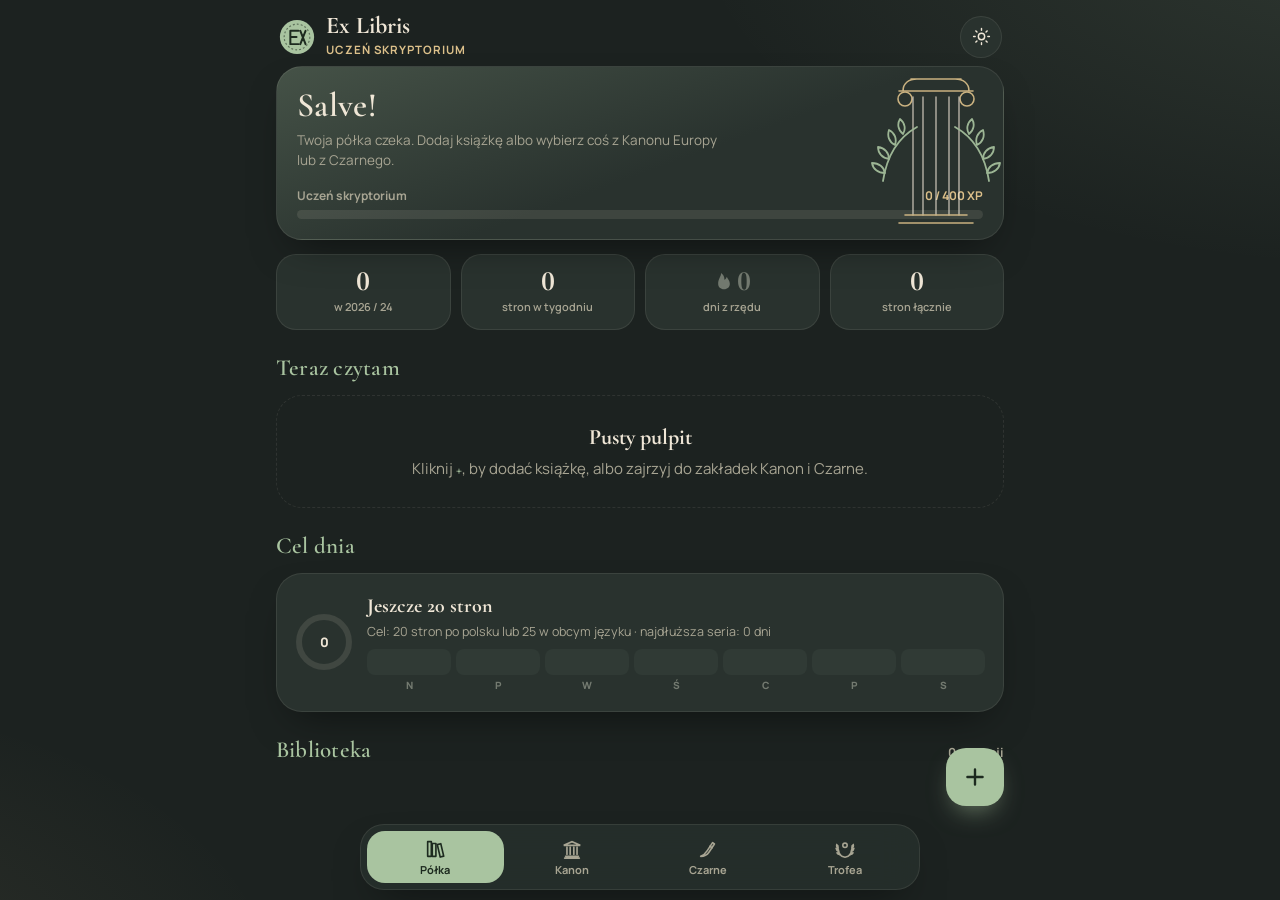
<file: docs/index.html>
<!doctype html>
<html lang="pl">
<head>
<meta charset="utf-8">
<meta name="viewport" content="width=device-width, initial-scale=1, viewport-fit=cover">
<title>Ex Libris</title>
<meta name="description" content="Dziennik lektur: postęp czytania, kalendarz ukończonych książek, Kanon Europy i reportaże Czarnego.">
<meta name="theme-color" content="#1c2220">
<meta name="apple-mobile-web-app-capable" content="yes">
<meta name="apple-mobile-web-app-status-bar-style" content="black-translucent">
<link rel="preconnect" href="https://fonts.googleapis.com">
<link rel="preconnect" href="https://fonts.gstatic.com" crossorigin>
<link href="https://fonts.googleapis.com/css2?family=Cormorant+Garamond:ital,wght@0,500;0,600;0,700;1,500&family=Manrope:wght@400;500;600;700;800&display=swap" rel="stylesheet">
<link rel="manifest" href="manifest.webmanifest">
<link rel="icon" href="icon-192.png">
<link rel="apple-touch-icon" href="apple-touch-icon.png">
<style>
/* Ex Libris – pastelowa, „archiwalna” wersja wzoru: ciemny atrament + szałwia, złoto starych druków, róż i pergamin */
:root {
  --bg: #1c2220;
  --bg2: #222a27;
  --card: #29322e;
  --card2: #303a35;
  --line: rgba(239, 230, 214, .09);
  --ink: #efe6d6;
  --mute: #a8a593;
  --faint: #737a70;
  --sage: #a9c4a0;
  --sage-2: #c6d9bd;
  --on-sage: #1d2a1f;
  --gold: #dcc08a;
  --rose: #dcaaa2;
  --sky: #a8bfd1;
  --lav: #bfb3d4;
  --shadow: 0 18px 40px -18px rgba(0, 0, 0, .55);
  --glass: rgba(41, 50, 46, .72);
  --r: 26px;
  --serif: "Cormorant Garamond", Georgia, "Times New Roman", serif;
  --sans: "Manrope", system-ui, -apple-system, "Segoe UI", sans-serif;
  color-scheme: dark;
}
:root[data-theme="light"] {
  --bg: #efe7d7;
  --bg2: #e7ddca;
  --card: #f8f2e6;
  --card2: #eee5d3;
  --line: rgba(60, 48, 30, .11);
  --ink: #2e2a22;
  --mute: #6f6756;
  --faint: #9a917e;
  --sage: #8fae86;
  --sage-2: #6f9167;
  --on-sage: #fbf8f0;
  --gold: #b58f45;
  --rose: #c07f75;
  --sky: #6f8fa9;
  --lav: #8d7fae;
  --shadow: 0 16px 34px -20px rgba(70, 52, 20, .45);
  --glass: rgba(248, 242, 230, .8);
  color-scheme: light;
}
* { box-sizing: border-box; -webkit-tap-highlight-color: transparent; }
html, body { margin: 0; background: var(--bg); color: var(--ink); }
body {
  font-family: var(--sans); font-size: 15px; line-height: 1.45;
  background:
    radial-gradient(1200px 600px at 110% -10%, color-mix(in srgb, var(--sage) 14%, transparent), transparent 60%),
    radial-gradient(900px 500px at -20% 110%, color-mix(in srgb, var(--gold) 10%, transparent), transparent 60%),
    var(--bg);
  background-attachment: fixed;
  min-height: 100vh;
}
button { font: inherit; color: inherit; cursor: pointer; border: 0; background: none; }
input, select, textarea { font: inherit; color: var(--ink); }
svg { width: 1em; height: 1em; }
h1, h2, h3, .stat b, .ring span, .day .dn { font-variant-numeric: lining-nums; }
h1, h2, h3 { font-family: var(--serif); font-weight: 600; margin: 0; letter-spacing: .01em; }
[hidden] { display: none !important; }
a { color: var(--sage); }

#app { max-width: 760px; margin: 0 auto; padding: 0 16px calc(96px + env(safe-area-inset-bottom)); }
.top { display: flex; align-items: center; justify-content: space-between; padding: calc(14px + env(safe-area-inset-top)) 2px 6px; }
.brand { display: flex; align-items: center; gap: 10px; cursor: pointer; }
.brand-mark { width: 38px; height: 38px; }
.brand b { font-family: var(--serif); font-size: 24px; font-weight: 700; display: block; line-height: 1; }
.brand small { color: var(--gold); font-size: 11.5px; font-weight: 700; letter-spacing: .08em; text-transform: uppercase; }
.icon-btn { width: 42px; height: 42px; border-radius: 50%; display: grid; place-items: center; background: var(--card); border: 1px solid var(--line); }
.icon-btn svg { width: 19px; height: 19px; }

/* nawigacja dolna */
.tabs {
  position: fixed; left: 50%; transform: translateX(-50%); bottom: calc(10px + env(safe-area-inset-bottom)); z-index: 30;
  width: min(560px, calc(100% - 20px)); display: grid; grid-template-columns: repeat(5, 1fr);
  background: var(--glass); backdrop-filter: blur(18px) saturate(1.3); -webkit-backdrop-filter: blur(18px) saturate(1.3);
  border: 1px solid var(--line); border-radius: 24px; padding: 6px; box-shadow: var(--shadow);
}
.tabs button { display: flex; flex-direction: column; align-items: center; gap: 2px; padding: 7px 0 5px; border-radius: 18px; color: var(--mute); font-size: 11px; font-weight: 700; transition: color .2s, background .2s; }
.tabs button svg { width: 22px; height: 22px; }
.tabs button.on { color: var(--on-sage); background: var(--sage); }
.fab {
  position: fixed; right: max(16px, calc(50% - 364px)); bottom: calc(94px + env(safe-area-inset-bottom)); z-index: 31;
  width: 58px; height: 58px; border-radius: 20px; background: var(--sage); color: var(--on-sage);
  display: grid; place-items: center; box-shadow: 0 12px 26px -10px color-mix(in srgb, var(--sage) 70%, black);
  transition: transform .2s;
}
.fab:active { transform: scale(.92); }
.fab svg { width: 26px; height: 26px; }

/* wspólne */
.sec { margin: 22px 0 10px; display: flex; align-items: baseline; justify-content: space-between; gap: 10px; }
.sec h2 { font-size: 23px; color: var(--sage); }
.sec .more { font-size: 12.5px; font-weight: 700; color: var(--mute); display: inline-flex; align-items: center; gap: 4px; }
.card { background: var(--card); border: 1px solid var(--line); border-radius: var(--r); padding: 18px; box-shadow: var(--shadow); }
.pill {
  display: inline-flex; align-items: center; justify-content: center; gap: 6px; height: 40px; padding: 0 18px; border-radius: 999px;
  background: var(--sage); color: var(--on-sage); font-weight: 800; font-size: 13px; letter-spacing: .04em; text-transform: uppercase; white-space: nowrap;
  transition: transform .15s, filter .15s;
}
.pill:active { transform: scale(.95); }
.pill svg { width: 17px; height: 17px; }
.pill.ghost { background: transparent; color: var(--ink); border: 1px solid var(--line); }
.pill.gold { background: var(--gold); color: #2b2312; }
.pill.rose { background: var(--rose); color: #2c1916; }
.pill.sm { height: 32px; padding: 0 12px; font-size: 11.5px; }
.pill[disabled] { opacity: .45; pointer-events: none; }
.muted { color: var(--mute); }
.faint { color: var(--faint); }
.empty { text-align: center; color: var(--mute); padding: 26px 16px; border: 1.5px dashed var(--line); border-radius: var(--r); }
.empty b { display: block; font-family: var(--serif); font-size: 22px; color: var(--ink); margin-bottom: 4px; }
.chips { display: flex; gap: 8px; overflow-x: auto; padding: 2px 0 6px; scrollbar-width: none; }
.chips::-webkit-scrollbar { display: none; }
.chip { flex: none; height: 34px; padding: 0 14px; border-radius: 999px; background: var(--card); border: 1px solid var(--line); color: var(--mute); font-size: 13px; font-weight: 700; }
.chip.on { background: var(--sage); color: var(--on-sage); border-color: transparent; }
.chip .n { opacity: .7; margin-left: 4px; font-weight: 600; }
.searchbox { display: flex; align-items: center; gap: 10px; background: var(--card); border: 1px solid var(--line); border-radius: 18px; padding: 0 14px; height: 48px; }
.searchbox svg { width: 18px; height: 18px; color: var(--mute); flex: none; }
.searchbox input { flex: 1; min-width: 0; border: 0; outline: 0; background: none; height: 100%; }

/* hero (wzór: „Learning Legends”) */
.hero { position: relative; overflow: hidden; padding: 22px 20px 20px; background:
  linear-gradient(160deg, color-mix(in srgb, var(--sage) 22%, var(--card)) 0%, var(--card) 55%); }
.hero .bust { position: absolute; right: -8px; top: -6px; width: 150px; height: 170px; opacity: .9; color: var(--ink); }
.hero h1 { font-size: 34px; line-height: 1.02; max-width: 62%; }
.hero .sub { color: var(--mute); margin: 8px 0 0; max-width: 64%; font-size: 13.5px; }
.xp { margin-top: 16px; }
.xp-row { display: flex; justify-content: space-between; font-size: 12px; font-weight: 700; color: var(--mute); margin-bottom: 6px; }
.xp-row b { color: var(--gold); }
.bar { height: 9px; border-radius: 9px; background: color-mix(in srgb, var(--ink) 10%, transparent); overflow: hidden; }
.bar > i { display: block; height: 100%; border-radius: inherit; background: linear-gradient(90deg, var(--sage), var(--sage-2)); width: 0; transition: width .9s cubic-bezier(.2, .8, .2, 1); }
.bar.gold > i { background: linear-gradient(90deg, var(--gold), #ecd6a6); }
.bar.rose > i { background: linear-gradient(90deg, var(--rose), #ecc6bf); }

.stats { display: grid; grid-template-columns: repeat(4, 1fr); gap: 10px; margin-top: 14px; }
.stat { background: var(--card); border: 1px solid var(--line); border-radius: 20px; padding: 12px 10px; text-align: center; }
.stat b { display: block; font-family: var(--serif); font-size: 28px; line-height: 1; font-weight: 700; }
.stat span { font-size: 11px; color: var(--mute); font-weight: 600; }
.stat.flame b { color: var(--rose); display: flex; justify-content: center; align-items: center; gap: 3px; }
.stat.flame svg { width: 20px; height: 20px; }
.stat.flame.cold b { color: var(--faint); }

/* aktualnie czytane – karuzela (wzór: „Popular Groups”) */
.reel { display: flex; gap: 14px; overflow-x: auto; scroll-snap-type: x mandatory; padding: 4px 2px 12px; margin: 0 -16px; padding-left: 16px; padding-right: 16px; scrollbar-width: none; }
.reel::-webkit-scrollbar { display: none; }
.now { flex: none; width: min(300px, 82vw); scroll-snap-align: start; padding: 14px; display: flex; flex-direction: column; gap: 12px; }
.now-top { display: flex; gap: 14px; cursor: pointer; }
.now-top .cover { width: 92px; height: 138px; flex: none; }
.now-info { min-width: 0; display: flex; flex-direction: column; }
.now-info h3 { font-size: 21px; line-height: 1.08; display: -webkit-box; -webkit-line-clamp: 3; -webkit-box-orient: vertical; overflow: hidden; }
.now-info .au { color: var(--mute); font-size: 13px; margin-top: 4px; }
.now-info .ring-wrap { margin-top: auto; display: flex; align-items: center; gap: 10px; }
.now-info .ring-wrap small { color: var(--mute); font-size: 12px; line-height: 1.3; }
.now-info .ring-wrap small b { color: var(--ink); font-size: 14px; }
.quick { display: grid; grid-template-columns: repeat(3, 1fr) 1.25fr; gap: 6px; }
.quick button { height: 38px; border-radius: 14px; background: var(--card2); border: 1px solid var(--line); font-weight: 800; font-size: 13px; transition: transform .12s, background .2s; }
.quick button:active { transform: scale(.92); background: var(--sage); color: var(--on-sage); }
.quick button.page { background: color-mix(in srgb, var(--sage) 20%, var(--card2)); color: var(--sage); }

.ring { position: relative; width: 58px; height: 58px; flex: none; }
.ring svg { width: 100%; height: 100%; transform: rotate(-90deg); }
.ring circle { fill: none; stroke-width: 6; }
.ring .t { stroke: color-mix(in srgb, var(--ink) 11%, transparent); }
.ring .v { stroke: var(--sage); stroke-linecap: round; transition: stroke-dashoffset 1s cubic-bezier(.2, .8, .2, 1); }
.ring span { position: absolute; inset: 0; display: grid; place-items: center; font-weight: 800; font-size: 13px; }
.ring.big { width: 128px; height: 128px; }
.ring.big circle { stroke-width: 9; }
.ring.big span { font-family: var(--serif); font-size: 34px; font-weight: 700; }

/* okładka */
.cover { position: relative; border-radius: 10px 14px 14px 10px; overflow: hidden; background: var(--card2); box-shadow: 0 10px 20px -10px rgba(0, 0, 0, .6), inset 3px 0 0 rgba(0, 0, 0, .18); }
.cover img { width: 100%; height: 100%; object-fit: cover; display: block; }
.cover.ph { display: flex; flex-direction: column; justify-content: space-between; padding: 9px 8px; color: #2a2620;
  background: var(--c, #c9b48a); background-image: linear-gradient(90deg, rgba(0,0,0,.14) 0 4px, transparent 4px), repeating-linear-gradient(0deg, rgba(255,255,255,.04) 0 2px, transparent 2px 4px); }
.cover.ph b { overflow-wrap: anywhere; hyphens: auto; font-family: var(--serif); font-size: 13px; line-height: 1.08; font-weight: 700; padding-left: 3px; overflow: hidden; display: -webkit-box; -webkit-line-clamp: 5; -webkit-box-orient: vertical; }
.cover.ph i { font-style: normal; font-size: 9px; font-weight: 700; padding-left: 3px; opacity: .75; text-transform: uppercase; letter-spacing: .04em; }
.cover.ph::after { content: ""; position: absolute; left: 12px; right: 8px; top: 50%; height: 1px; background: rgba(42, 38, 32, .25); }

/* cel dnia */
.goal { display: flex; align-items: center; gap: 14px; }
.goal .txt { flex: 1; }
.goal .txt b { font-family: var(--serif); font-size: 20px; }
.goal .txt p { margin: 2px 0 8px; color: var(--mute); font-size: 12.5px; }

/* półka – przeczytane (wzór: „Live Teachers”) */
.spines { display: flex; gap: 12px; overflow-x: auto; padding: 4px 16px 10px; margin: 0 -16px; scrollbar-width: none; }
.spines::-webkit-scrollbar { display: none; }
.spine { flex: none; width: 78px; cursor: pointer; text-align: center; }
.spine .cover { width: 78px; height: 116px; }
.spine small { display: block; margin-top: 6px; font-size: 11px; color: var(--mute); font-weight: 700; }
.spine .tag { position: relative; display: inline-block; margin-top: -12px; z-index: 1; background: var(--sage); color: var(--on-sage); font-size: 9.5px; font-weight: 800; padding: 2px 7px; border-radius: 6px; letter-spacing: .05em; }

/* biblioteka – lista */
.list { display: flex; flex-direction: column; gap: 10px; }
.row { display: flex; gap: 12px; align-items: center; padding: 10px; border-radius: 20px; background: var(--card); border: 1px solid var(--line); cursor: pointer; }
.row .cover { width: 46px; height: 68px; flex: none; border-radius: 6px 8px 8px 6px; }
.row .cover.ph b { font-size: 8px; -webkit-line-clamp: 4; }
.row .cover.ph i { display: none; }
.row .mid { flex: 1; min-width: 0; }
.row .mid b { display: block; font-weight: 700; overflow: hidden; text-overflow: ellipsis; white-space: nowrap; }
.row .mid small { color: var(--mute); font-size: 12.5px; display: block; overflow: hidden; text-overflow: ellipsis; white-space: nowrap; }
.row .mid .bar { height: 5px; margin-top: 7px; }
.row .end { font-size: 12px; color: var(--mute); text-align: right; flex: none; font-weight: 700; }
.badge-s { display: inline-flex; align-items: center; gap: 4px; padding: 2px 8px; border-radius: 8px; font-size: 10.5px; font-weight: 800; letter-spacing: .04em; text-transform: uppercase; }
.badge-s.done { background: color-mix(in srgb, var(--sage) 22%, transparent); color: var(--sage); }
.badge-s.reading { background: color-mix(in srgb, var(--gold) 22%, transparent); color: var(--gold); }
.badge-s.want { background: color-mix(in srgb, var(--sky) 22%, transparent); color: var(--sky); }
.badge-s svg { width: 12px; height: 12px; }

/* kalendarz (wzór: kafle dat) */
.cal-head { display: flex; align-items: center; gap: 10px; }
.cal-head h1 { font-size: 32px; flex: 1; text-transform: capitalize; }
.cal-head h1 small { display: block; font-family: var(--sans); font-size: 13px; color: var(--mute); text-transform: none; font-weight: 600; letter-spacing: 0; }
.cal-sum { display: grid; grid-template-columns: 1.1fr 1fr 1fr; gap: 10px; margin: 14px 0; }
.cal-sum .stat:first-child { background: var(--sage); color: var(--on-sage); }
.cal-sum .stat:first-child span { color: var(--on-sage); opacity: .75; }
.grid7 { display: grid; grid-template-columns: repeat(7, 1fr); gap: 6px; }
.dow { text-align: center; font-size: 11px; font-weight: 800; color: var(--faint); letter-spacing: .06em; padding: 4px 0; }
.day { position: relative; aspect-ratio: .78; border-radius: 14px; background: var(--card); border: 1px solid var(--line); padding: 5px; display: flex; flex-direction: column; overflow: hidden; }
.day.out { opacity: 0; pointer-events: none; }
.day .dn { font-family: var(--serif); font-size: 17px; font-weight: 700; line-height: 1; color: var(--mute); position: relative; z-index: 2; }
.day.today { border-color: var(--gold); }
.day.today .dn { color: var(--gold); }
.day.act { background: color-mix(in srgb, var(--sage) calc(var(--a) * 34%), var(--card)); }
.day.act .dn { color: var(--ink); }
.day.fin { cursor: pointer; border-color: color-mix(in srgb, var(--sage) 60%, transparent); }
.day .thumbs { position: absolute; inset: 0; }
.day .thumbs .cover { position: absolute; inset: 0; border-radius: 0; box-shadow: none; }
.day .thumbs .cover.ph b, .day .thumbs .cover.ph i { display: none; }
.day.fin .dn { color: #fff; text-shadow: 0 1px 6px rgba(0, 0, 0, .8); }
.day.fin::after { content: ""; position: absolute; inset: 0; background: linear-gradient(180deg, rgba(0,0,0,.45), transparent 45%); z-index: 1; }
.day .cnt { position: absolute; right: 4px; bottom: 4px; z-index: 2; background: var(--sage); color: var(--on-sage); border-radius: 8px; font-size: 10px; font-weight: 800; padding: 1px 5px; }
.day .pg { margin-top: auto; font-size: 9.5px; color: var(--mute); font-weight: 700; position: relative; z-index: 2; }
.months { display: grid; grid-template-columns: repeat(12, 1fr); gap: 4px; align-items: end; height: 92px; margin-top: 8px; }
.months button { display: flex; flex-direction: column; align-items: center; justify-content: flex-end; gap: 4px; height: 100%; font-size: 10px; font-weight: 800; color: var(--faint); }
.months button i { display: block; width: 100%; max-width: 26px; border-radius: 7px 7px 3px 3px; background: color-mix(in srgb, var(--sage) 35%, var(--card2)); min-height: 4px; transition: height .6s; }
.months button.on { color: var(--gold); }
.months button.on i { background: var(--gold); }
.months button b { font-size: 10.5px; color: var(--ink); }
.fin-list .row .date { text-align: center; min-width: 54px; border-right: 1px solid var(--line); padding-right: 10px; }
.fin-list .row .date b { font-family: var(--serif); font-size: 30px; display: block; line-height: 1; }
.fin-list .row .date small { font-size: 10.5px; font-weight: 800; color: var(--mute); text-transform: uppercase; letter-spacing: .06em; }

/* katalogi */
.cat-hero { display: flex; gap: 16px; align-items: center; }
.cat-hero .txt { flex: 1; min-width: 0; }
.cat-hero h1 { font-size: 30px; line-height: 1.05; }
.cat-hero p { margin: 6px 0 0; color: var(--mute); font-size: 13px; }
.region { margin-top: 22px; }
.region > h2 { gap: 10px; font-size: 22px; color: var(--gold); margin-bottom: 8px; display: flex; justify-content: space-between; align-items: baseline; }
.region > h2 small { white-space: nowrap; font-family: var(--sans); font-size: 12px; color: var(--mute); font-weight: 700; }
.country { background: var(--card); border: 1px solid var(--line); border-radius: 22px; margin-bottom: 10px; overflow: hidden; }
.country > summary { list-style: none; display: flex; align-items: center; gap: 12px; padding: 13px 16px; cursor: pointer; }
.country > summary::-webkit-details-marker { display: none; }
.country > summary .flag { width: 38px; height: 38px; border-radius: 50%; flex: none; display: grid; place-items: center; font-family: var(--serif); font-weight: 700; font-size: 16px; background: color-mix(in srgb, var(--h) 30%, var(--card2)); color: var(--ink); border: 2px solid color-mix(in srgb, var(--h) 70%, transparent); }
.country > summary .flag.full { background: var(--sage); color: var(--on-sage); border-color: var(--sage-2); }
.country > summary .nm { flex: 1; min-width: 0; }
.country > summary .nm b { display: block; font-weight: 700; }
.country > summary .nm .bar { height: 5px; margin-top: 6px; }
.country > summary .ct { font-size: 12.5px; font-weight: 800; color: var(--mute); }
.country > summary .chev { width: 18px; height: 18px; color: var(--faint); transition: transform .2s; }
.country[open] > summary .chev { transform: rotate(180deg); }
.items { border-top: 1px solid var(--line); }
.item { display: flex; gap: 12px; padding: 12px 16px; border-bottom: 1px solid var(--line); align-items: flex-start; }
.item:last-child { border-bottom: 0; }
.item .tick { width: 30px; height: 30px; border-radius: 50%; flex: none; margin-top: 2px; border: 2px solid color-mix(in srgb, var(--ink) 22%, transparent); display: grid; place-items: center; color: transparent; transition: all .2s; }
.item .tick svg { width: 16px; height: 16px; }
.item.done .tick { background: var(--sage); border-color: var(--sage); color: var(--on-sage); }
.item.reading .tick { border-color: var(--gold); color: var(--gold); }
.item.reading .tick svg { display: none; }
.item.reading .tick::after { content: ""; width: 10px; height: 10px; border-radius: 50%; background: var(--gold); }
.item .body { flex: 1; min-width: 0; }
.item .body b { font-weight: 700; display: block; }
.item .body .orig { font-family: var(--serif); font-style: italic; color: var(--mute); font-size: 15px; display: block; line-height: 1.15; }
.item .body .meta { font-size: 12.5px; color: var(--mute); margin-top: 2px; }
.item .body .meta em { font-style: normal; color: var(--gold); font-weight: 700; }
.item .body p { margin: 5px 0 0; font-size: 12.5px; color: var(--faint); line-height: 1.4; }
.item.done .body b { color: var(--sage); }
.item .act { flex: none; }
.item .act .state { font-size: 11px; font-weight: 800; color: var(--sage); text-align: right; line-height: 1.25; }
.item .act .state.r { color: var(--gold); }
.more-btn { display: block; width: 100%; margin-top: 10px; }

/* trofea */
.rank-card { display: flex; gap: 18px; align-items: center; }
.rank-card .txt { flex: 1; }
.rank-card h1 { font-size: 30px; line-height: 1.05; }
.rank-card .lvl { color: var(--gold); font-weight: 800; font-size: 12px; letter-spacing: .1em; text-transform: uppercase; }
.badges { display: grid; grid-template-columns: repeat(auto-fill, minmax(102px, 1fr)); gap: 10px; }
.bdg { background: var(--card); border: 1px solid var(--line); border-radius: 20px; padding: 14px 8px 12px; text-align: center; }
.bdg .medal { width: 54px; height: 54px; margin: 0 auto 8px; border-radius: 50%; display: grid; place-items: center; font-size: 25px;
  background: radial-gradient(circle at 35% 30%, color-mix(in srgb, var(--h) 85%, white), var(--h)); box-shadow: inset 0 -3px 0 rgba(0,0,0,.18), 0 6px 14px -6px var(--h); }
.bdg b { display: block; font-size: 12.5px; line-height: 1.2; }
.bdg small { display: block; color: var(--mute); font-size: 10.5px; margin-top: 3px; line-height: 1.25; }
.bdg.locked { opacity: .55; }
.bdg.locked .medal { background: var(--card2); box-shadow: none; filter: grayscale(1); font-size: 20px; }
.bdg .prog { height: 4px; margin-top: 7px; }
.ladder { display: flex; flex-direction: column; gap: 6px; }
.ladder div { display: flex; justify-content: space-between; padding: 9px 14px; border-radius: 14px; background: var(--card); border: 1px solid var(--line); font-size: 13.5px; }
.ladder div.on { background: color-mix(in srgb, var(--gold) 20%, var(--card)); border-color: var(--gold); font-weight: 800; }
.ladder div.got { color: var(--mute); }
.ladder div span { color: var(--mute); font-weight: 600; }
.settings label { display: flex; align-items: center; justify-content: space-between; gap: 12px; padding: 12px 0; border-bottom: 1px solid var(--line); font-weight: 600; }
.settings label:last-of-type { border-bottom: 0; }
.settings input[type=number] { width: 86px; }
.settings input.switch { width: 50px; height: 30px; padding: 0; border-radius: 30px; }
.switch { appearance: none; -webkit-appearance: none; flex: none; width: 50px; height: 30px; border-radius: 30px; background: var(--card2); border: 1px solid var(--line); position: relative; cursor: pointer; transition: background .2s; margin: 0; }
.switch::after { content: ""; position: absolute; top: 3px; left: 3px; width: 22px; height: 22px; border-radius: 50%; background: var(--faint); transition: transform .25s cubic-bezier(.3, 1.4, .5, 1), background .2s; }
.switch:checked { background: var(--sage); border-color: transparent; }
.switch:checked::after { transform: translateX(20px); background: var(--on-sage); }
.src-card label.field { flex-direction: column; align-items: stretch; justify-content: flex-start; gap: 6px; border-bottom: 0; font-weight: 400; }
.src-card .field input { height: 42px; width: 100%; min-width: 0; }
.src-card .field .pill { flex: none; height: 42px; }
.src-card summary { margin: 4px 0; }
.steps { margin: 10px 0 0; padding-left: 20px; font-size: 13.5px; color: var(--mute); }
.steps li { margin-bottom: 8px; line-height: 1.45; }
.steps b, .steps code { color: var(--ink); }
.steps code { background: var(--card2); padding: 1px 5px; border-radius: 6px; }
.btnrow { display: flex; gap: 8px; flex-wrap: wrap; margin-top: 14px; }

/* arkusz */
.sheet { position: fixed; inset: 0; z-index: 50; display: flex; align-items: flex-end; justify-content: center; }
.sheet-back { position: absolute; inset: 0; background: rgba(10, 13, 12, .55); backdrop-filter: blur(3px); animation: fade .2s; }
.sheet-card { overflow-x: hidden; position: relative; width: 100%; max-width: 640px; max-height: 92vh; overflow-y: auto; background: var(--bg2); border: 1px solid var(--line); border-bottom: 0;
  border-radius: 30px 30px 0 0; padding: 6px 18px calc(24px + env(safe-area-inset-bottom)); animation: up .32s cubic-bezier(.2, .9, .25, 1); overscroll-behavior: contain; }
.sheet-grip { width: 44px; height: 5px; border-radius: 5px; background: var(--faint); opacity: .5; margin: 6px auto 12px; cursor: pointer; }
@media (min-width: 700px) { .sheet { align-items: center; } .sheet-card { border-radius: 30px; border-bottom: 1px solid var(--line); } }
@keyframes up { from { transform: translateY(100%); } }
@keyframes fade { from { opacity: 0; } }
.sheet h2 { font-size: 27px; margin-bottom: 4px; }
.seg { display: grid; grid-template-columns: 1fr 1fr; background: var(--card); border-radius: 16px; padding: 4px; margin: 10px 0 14px; border: 1px solid var(--line); }
.seg button { height: 38px; border-radius: 12px; font-weight: 800; font-size: 13px; color: var(--mute); }
.seg button.on { background: var(--sage); color: var(--on-sage); }
.field { display: flex; flex-direction: column; gap: 5px; margin-bottom: 12px; }
.field > span { font-size: 12px; font-weight: 800; color: var(--mute); letter-spacing: .05em; text-transform: uppercase; }
.field input, .field select, .field textarea, .settings input, .settings select { width: 100%; height: 46px; border-radius: 14px; border: 1px solid var(--line); background: var(--card); padding: 0 14px; outline: none; }
.field textarea { height: 90px; padding: 12px 14px; resize: vertical; }
.field input:focus, .field textarea:focus, .field select:focus { border-color: var(--sage); }
.two { display: grid; grid-template-columns: 1fr 1fr; gap: 10px; }
.three { display: grid; grid-template-columns: 1fr 1fr 1fr; gap: 10px; }
.drop { display: flex; gap: 14px; align-items: center; padding: 12px; border: 1.5px dashed color-mix(in srgb, var(--sage) 50%, var(--line)); border-radius: 18px; margin-bottom: 12px; }
.drop.over { background: color-mix(in srgb, var(--sage) 12%, transparent); }
.drop .cover { width: 70px; height: 104px; flex: none; }
.drop .txt { flex: 1; min-width: 0; font-size: 13px; color: var(--mute); }
.drop .txt b { color: var(--ink); display: block; margin-bottom: 4px; }
.drop .btnrow { margin-top: 8px; }
.results { display: flex; flex-direction: column; gap: 8px; margin-top: 12px; }
.results .row .end .pill { height: 30px; }
.searchrow { display: flex; gap: 8px; }
.searchrow .searchbox { flex: 1; }
.searchrow .icon-btn { width: 48px; height: 48px; border-radius: 16px; background: var(--sage); color: var(--on-sage); border: 0; flex: none; }
.spin { width: 22px; height: 22px; border-radius: 50%; border: 3px solid var(--line); border-top-color: var(--sage); animation: rot .8s linear infinite; margin: 18px auto; }
@keyframes rot { to { transform: rotate(360deg); } }
.scan { position: relative; border-radius: 20px; overflow: hidden; background: #000; margin-top: 12px; aspect-ratio: 4/3; }
.scan video { width: 100%; height: 100%; object-fit: cover; }
.scan::after { content: ""; position: absolute; left: 12%; right: 12%; top: 50%; height: 2px; background: var(--rose); box-shadow: 0 0 12px var(--rose); animation: scanl 1.6s ease-in-out infinite alternate; }
@keyframes scanl { from { transform: translateY(-50px); } to { transform: translateY(50px); } }

/* szczegóły książki */
.detail-top { display: flex; gap: 16px; align-items: flex-end; margin-bottom: 14px; }
.detail-top .cover { width: 112px; height: 168px; flex: none; }
.detail-top h2 { font-size: 26px; line-height: 1.05; }
.detail-top .au { color: var(--mute); margin-top: 4px; }
.detail-top .src { margin-top: 8px; display: flex; gap: 6px; flex-wrap: wrap; }
.prog-card { display: flex; gap: 18px; align-items: center; }
.prog-card .ctl { flex: 1; min-width: 0; }
.prog-card .ctl .pgin { display: flex; align-items: center; gap: 8px; margin-bottom: 10px; }
.prog-card .ctl .pgin input { width: 96px; height: 46px; border-radius: 14px; border: 1px solid var(--line); background: var(--card2); text-align: center; font-weight: 800; font-size: 18px; outline: none; }
.prog-card .ctl .pgin span { color: var(--mute); font-weight: 700; }
input[type=range] { width: 100%; accent-color: var(--sage); }
.stars { display: flex; gap: 4px; }
.stars button { width: 34px; height: 34px; color: color-mix(in srgb, var(--ink) 18%, transparent); transition: transform .15s; }
.stars button svg { width: 30px; height: 30px; }
.stars button.on { color: var(--gold); }
.stars button:active { transform: scale(1.25); }
.loglist { font-size: 13px; color: var(--mute); }
.loglist div { display: flex; justify-content: space-between; padding: 6px 0; border-bottom: 1px solid var(--line); }
.loglist div b { color: var(--sage); }

/* toasty i świętowanie */
#toasts { position: fixed; left: 50%; transform: translateX(-50%); top: calc(12px + env(safe-area-inset-top)); z-index: 80; display: flex; flex-direction: column; gap: 8px; width: min(420px, calc(100% - 24px)); pointer-events: none; }
.toast { display: flex; gap: 12px; align-items: center; padding: 12px 14px; border-radius: 20px; background: var(--glass); backdrop-filter: blur(16px); -webkit-backdrop-filter: blur(16px);
  border: 1px solid color-mix(in srgb, var(--sage) 45%, var(--line)); box-shadow: var(--shadow); animation: tin .45s cubic-bezier(.2, 1.3, .4, 1); pointer-events: auto; }
.toast.out { animation: tout .35s forwards; }
.toast .ic { width: 42px; height: 42px; border-radius: 14px; flex: none; display: grid; place-items: center; font-size: 22px; background: color-mix(in srgb, var(--sage) 25%, transparent); }
.toast b { display: block; font-size: 14px; }
.toast small { color: var(--mute); font-size: 12.5px; line-height: 1.3; display: block; }
.toast small i { font-family: var(--serif); font-size: 14.5px; color: var(--gold); }
@keyframes tin { from { transform: translateY(-30px) scale(.9); opacity: 0; } }
@keyframes tout { to { transform: translateY(-20px); opacity: 0; } }
.floater { position: fixed; z-index: 90; pointer-events: none; font-weight: 800; font-size: 20px; color: var(--sage); text-shadow: 0 2px 10px rgba(0,0,0,.4); animation: floatup 1.1s ease-out forwards; }
.floater.xp { color: var(--gold); font-size: 14px; }
@keyframes floatup { to { transform: translateY(-70px) scale(1.15); opacity: 0; } }
.pop { animation: pop .5s cubic-bezier(.3, 1.6, .5, 1); }
@keyframes pop { 40% { transform: scale(1.12); } }
#confetti { position: fixed; inset: 0; z-index: 95; pointer-events: none; width: 100%; height: 100%; }
#celebrate { position: fixed; inset: 0; z-index: 94; display: grid; place-items: center; padding: 20px; background: rgba(12, 15, 14, .7); backdrop-filter: blur(6px); animation: fade .3s; }
.cel { width: min(380px, 100%); text-align: center; padding: 26px 22px 22px; border-radius: 32px; background: var(--bg2); border: 1px solid var(--line); box-shadow: var(--shadow); position: relative; animation: up2 .55s cubic-bezier(.2, 1.3, .4, 1); }
@keyframes up2 { from { transform: translateY(40px) scale(.9); opacity: 0; } }
.cel .wax { width: 92px; height: 92px; margin: -64px auto 6px; border-radius: 50%; display: grid; place-items: center; color: #f6e9e4; font-family: var(--serif); font-weight: 700; font-size: 19px; letter-spacing: .08em;
  background: radial-gradient(circle at 35% 30%, #c98a80, #9c5a52 70%); box-shadow: inset 0 -4px 0 rgba(0,0,0,.2), 0 10px 22px -8px #9c5a52; animation: stamp .7s cubic-bezier(.3, 1.8, .5, 1) .15s both; }
@keyframes stamp { from { transform: scale(2.4) rotate(-25deg); opacity: 0; } }
.cel .cover { width: 104px; height: 156px; margin: 10px auto 14px; }
.cel h2 { font-size: 28px; line-height: 1.05; }
.cel p { color: var(--mute); margin: 8px 0 0; font-size: 13.5px; }
.cel .gains { display: flex; justify-content: center; gap: 8px; flex-wrap: wrap; margin: 14px 0; }
.cel .gains span { padding: 5px 11px; border-radius: 10px; font-weight: 800; font-size: 12.5px; background: color-mix(in srgb, var(--gold) 20%, transparent); color: var(--gold); }
.cel .gains span.b { background: color-mix(in srgb, var(--sage) 20%, transparent); color: var(--sage); }
.cel .stars { justify-content: center; margin: 4px 0 14px; }
.cel .quote { font-family: var(--serif); font-style: italic; color: var(--gold); font-size: 17px; margin: 12px 0 2px; }

@media (max-width: 420px) {
  .stats { grid-template-columns: repeat(2, 1fr); }
  .hero h1 { font-size: 29px; }
  .hero .bust { width: 120px; height: 140px; right: -14px; }
  .grid7 { gap: 4px; }
  .day { border-radius: 10px; padding: 3px 4px; }
  .day .dn { font-size: 14px; }
  .day .pg { font-size: 8.5px; }
}
@media (prefers-reduced-motion: reduce) { *, *::before, *::after { animation-duration: .01ms !important; transition-duration: .01ms !important; } }

</style>
</head>
<body>
<div id="app">
  <header class="top">
    <div class="brand" data-go="shelf">
      <svg viewBox="0 0 40 40" class="brand-mark" aria-hidden="true"><use href="#i-seal"/></svg>
      <div><b>Ex Libris</b><small id="rankLine">Uczeń skryptorium</small></div>
    </div>
    <button class="icon-btn" id="btnTheme" aria-label="Zmień motyw"><svg><use href="#i-moon"/></svg></button>
  </header>

  <main id="view"></main>

  <button class="fab" id="fab" aria-label="Dodaj książkę"><svg><use href="#i-plus"/></svg></button>

  <nav class="tabs" id="tabs">
    <button data-go="shelf" class="on"><svg><use href="#i-shelf"/></svg><span>Półka</span></button>
    <button data-go="cal"><svg><use href="#i-cal"/></svg><span>Kalendarz</span></button>
    <button data-go="kanon"><svg><use href="#i-column"/></svg><span>Kanon</span></button>
    <button data-go="czarne"><svg><use href="#i-pen"/></svg><span>Czarne</span></button>
    <button data-go="trophy"><svg><use href="#i-laurel"/></svg><span>Trofea</span></button>
  </nav>
</div>

<div id="sheet" class="sheet" hidden>
  <div class="sheet-back" data-close></div>
  <div class="sheet-card" role="dialog" aria-modal="true">
    <div class="sheet-grip" data-close></div>
    <div id="sheetBody"></div>
  </div>
</div>

<div id="toasts"></div>
<canvas id="confetti"></canvas>
<div id="celebrate" hidden></div>

<svg width="0" height="0" style="position:absolute">
  <defs>
    <symbol id="i-plus" viewBox="0 0 24 24"><path d="M12 5v14M5 12h14" fill="none" stroke="currentColor" stroke-width="2.2" stroke-linecap="round"/></symbol>
    <symbol id="i-shelf" viewBox="0 0 24 24"><g fill="none" stroke="currentColor" stroke-width="1.8" stroke-linejoin="round"><path d="M4 4h4v16H4zM9 6h4v14H9z"/><path d="M14.5 7.2l3.8-1 3.2 13.6-3.8 1z"/></g></symbol>
    <symbol id="i-cal" viewBox="0 0 24 24"><g fill="none" stroke="currentColor" stroke-width="1.8" stroke-linecap="round"><rect x="3.5" y="5" width="17" height="15" rx="3"/><path d="M8 3v4M16 3v4M3.5 10h17"/></g><circle cx="12" cy="15" r="1.6" fill="currentColor"/></symbol>
    <symbol id="i-column" viewBox="0 0 24 24"><g fill="none" stroke="currentColor" stroke-width="1.8" stroke-linecap="round"><path d="M3 8l9-4 9 4H3zM5 20h14M4 22h16"/><path d="M6.5 10v8M10 10v8M14 10v8M17.5 10v8"/></g></symbol>
    <symbol id="i-pen" viewBox="0 0 24 24"><g fill="none" stroke="currentColor" stroke-width="1.8" stroke-linecap="round" stroke-linejoin="round"><path d="M4 20c3-1 5-3 7-6l6-9 2 1.5-6 9c-2 3-4.5 4.5-9 4.5z"/><path d="M14 9l2.5 1.6"/></g></symbol>
    <symbol id="i-laurel" viewBox="0 0 24 24"><g fill="none" stroke="currentColor" stroke-width="1.7" stroke-linecap="round"><path d="M12 21c-5-1-8-5-8-11M12 21c5-1 8-5 8-11"/><path d="M5.2 14.5c-1.6-.3-2.6-1.4-2.8-3 1.6.1 2.6 1.2 2.8 3zM6.8 18c-1.5.3-2.8-.3-3.5-1.7 1.5-.3 2.8.3 3.5 1.7zM4.4 10.6C3 9.9 2.6 8.6 3 7.2c1.3.7 1.7 2 1.4 3.4zM18.8 14.5c1.6-.3 2.6-1.4 2.8-3-1.6.1-2.6 1.2-2.8 3zM17.2 18c1.5.3 2.8-.3 3.5-1.7-1.5-.3-2.8.3-3.5 1.7zM19.6 10.6c1.4-.7 1.8-2 1.4-3.4-1.3.7-1.7 2-1.4 3.4z"/></g><circle cx="12" cy="8" r="2.4" fill="none" stroke="currentColor" stroke-width="1.7"/></symbol>
    <symbol id="i-moon" viewBox="0 0 24 24"><path d="M20 14.5A8 8 0 0 1 9.5 4a8 8 0 1 0 10.5 10.5z" fill="none" stroke="currentColor" stroke-width="1.8" stroke-linejoin="round"/></symbol>
    <symbol id="i-sun" viewBox="0 0 24 24"><g fill="none" stroke="currentColor" stroke-width="1.8" stroke-linecap="round"><circle cx="12" cy="12" r="4"/><path d="M12 2v2M12 20v2M2 12h2M20 12h2M4.9 4.9l1.4 1.4M17.7 17.7l1.4 1.4M4.9 19.1l1.4-1.4M17.7 6.3l1.4-1.4"/></g></symbol>
    <symbol id="i-search" viewBox="0 0 24 24"><g fill="none" stroke="currentColor" stroke-width="2" stroke-linecap="round"><circle cx="11" cy="11" r="6.5"/><path d="M16 16l4.5 4.5"/></g></symbol>
    <symbol id="i-check" viewBox="0 0 24 24"><path d="M5 12.5l4.2 4.2L19 7" fill="none" stroke="currentColor" stroke-width="2.4" stroke-linecap="round" stroke-linejoin="round"/></symbol>
    <symbol id="i-arrow" viewBox="0 0 24 24"><path d="M5 12h13M13 6l6 6-6 6" fill="none" stroke="currentColor" stroke-width="2" stroke-linecap="round" stroke-linejoin="round"/></symbol>
    <symbol id="i-left" viewBox="0 0 24 24"><path d="M15 5l-7 7 7 7" fill="none" stroke="currentColor" stroke-width="2.2" stroke-linecap="round" stroke-linejoin="round"/></symbol>
    <symbol id="i-right" viewBox="0 0 24 24"><path d="M9 5l7 7-7 7" fill="none" stroke="currentColor" stroke-width="2.2" stroke-linecap="round" stroke-linejoin="round"/></symbol>
    <symbol id="i-down" viewBox="0 0 24 24"><path d="M6 9l6 6 6-6" fill="none" stroke="currentColor" stroke-width="2.2" stroke-linecap="round" stroke-linejoin="round"/></symbol>
    <symbol id="i-flame" viewBox="0 0 24 24"><path d="M12 22c4.2 0 7-2.8 7-6.6 0-3.5-2.4-5.4-3.7-8.4-.6 2.2-1.7 3.3-2.8 3.6C12.8 7 11 4.2 8.4 2.5 8.7 6.6 5 9.4 5 15.4 5 19.2 7.8 22 12 22z" fill="currentColor"/></symbol>
    <symbol id="i-star" viewBox="0 0 24 24"><path d="M12 3.2l2.7 5.6 6.1.8-4.5 4.2 1.1 6.1L12 17l-5.4 2.9 1.1-6.1-4.5-4.2 6.1-.8z" fill="currentColor"/></symbol>
    <symbol id="i-camera" viewBox="0 0 24 24"><g fill="none" stroke="currentColor" stroke-width="1.8" stroke-linejoin="round"><path d="M4 8h3l1.8-2.5h6.4L17 8h3v11H4z"/><circle cx="12" cy="13.3" r="3.4"/></g></symbol>
    <symbol id="i-barcode" viewBox="0 0 24 24"><g stroke="currentColor" stroke-width="1.6" stroke-linecap="round"><path d="M4 6v12M7 6v12M10 6v12M12.5 6v12M16 6v12M18.5 6v12M20.5 6v12"/></g></symbol>
    <symbol id="i-trash" viewBox="0 0 24 24"><g fill="none" stroke="currentColor" stroke-width="1.8" stroke-linecap="round"><path d="M4 7h16M10 11v6M14 11v6M6 7l1 13h10l1-13M9 7V4h6v3"/></g></symbol>
    <symbol id="i-book" viewBox="0 0 24 24"><g fill="none" stroke="currentColor" stroke-width="1.7" stroke-linejoin="round"><path d="M12 6.5C10 5 7.5 4.5 4 4.5v14c3.5 0 6 .5 8 2 2-1.5 4.5-2 8-2v-14c-3.5 0-6 .5-8 2zM12 6.5v14"/></g></symbol>
    <symbol id="i-seal" viewBox="0 0 40 40"><circle cx="20" cy="20" r="18" fill="var(--sage)"/><circle cx="20" cy="20" r="13.5" fill="none" stroke="var(--on-sage)" stroke-width="1.2" stroke-dasharray="2 2.2" opacity=".55"/><path d="M13 27.5V13.5h8.5M13 20h6.5M13 27.5h8.5M23.5 13.5l5.5 14M29 13.5l-5.5 14" fill="none" stroke="var(--on-sage)" stroke-width="2.1" stroke-linecap="round" stroke-linejoin="round"/></symbol>
  </defs>
</svg>
<script>
var POSREDNIK = "/**\n * Ex Libris – pośrednik wyszukiwania (Google Apps Script, darmowy, działa na Twoim koncie Google).\n * Aplikacja w przeglądarce nie może sama pytać lubimyczytac.pl, katalogu Biblioteki Narodowej\n * ani rejestru e-ISBN – ten skrypt robi to za nią i odsyła krótką odpowiedź.\n *\n *   ?lc=<fraza>        wyszukiwanie w lubimyczytac.pl (tytuł, autor, okładka, strony, ISBN, rok)\n *   ?url=<adres>       surowa odpowiedź z data.bn.org.pl lub e-isbn.pl\n *   ?test=1            sprawdzenie, czy pośrednik działa\n */\nvar DOZWOLONE = ['data.bn.org.pl', 'e-isbn.pl', 'www.e-isbn.pl'];\nvar LC = 'https://lubimyczytac.pl';\nvar UA = { 'User-Agent': 'Mozilla/5.0 (Ex Libris; prywatny dziennik lektur)' };\n\nfunction doGet(e) {\n  var p = (e && e.parameter) || {};\n  if (p.test) return tekst('{\"ok\":true,\"wersja\":2}');\n  if (p.lc) return pamiec('lc:' + p.lc, function () { return JSON.stringify(szukajLC(p.lc)); });\n  var url = p.url || '';\n  var host = (url.match(/^https:\\/\\/([^\\/?#]+)/) || [])[1];\n  if (DOZWOLONE.indexOf(host) < 0) return tekst('{\"error\":\"niedozwolony adres\"}');\n  return pamiec(url, function () {\n    var r = UrlFetchApp.fetch(url, { muteHttpExceptions: true, followRedirects: true });\n    return r.getResponseCode() === 200 ? r.getContentText('UTF-8') : '';\n  });\n}\n\n/* wyniki z pamięci podręcznej (6 h), żeby nie męczyć serwisów tymi samymi zapytaniami */\nfunction pamiec(klucz, fn) {\n  var cache = CacheService.getScriptCache();\n  var k = Utilities.base64Encode(Utilities.computeDigest(Utilities.DigestAlgorithm.MD5, klucz, Utilities.Charset.UTF_8));\n  var z = cache.get(k);\n  if (z) return tekst(z);\n  var body = fn();\n  if (body && body.length < 95000) cache.put(k, body, 21600);\n  return tekst(body || '{\"error\":\"brak odpowiedzi\"}');\n}\nfunction tekst(s) { return ContentService.createTextOutput(s).setMimeType(ContentService.MimeType.TEXT); }\n\n/* ---------- lubimyczytac.pl ---------- */\nfunction szukajLC(fraza) {\n  var r = UrlFetchApp.fetch(LC + '/szukaj/ksiazki?phrase=' + encodeURIComponent(fraza), { muteHttpExceptions: true, headers: UA });\n  if (r.getResponseCode() !== 200) return { error: 'lubimyczytac ' + r.getResponseCode(), items: [] };\n  var items = parsujWyniki(r.getContentText('UTF-8')).slice(0, 8);\n  // szczegóły (strony, ISBN, data, duża okładka) dla pierwszych 6 – równolegle\n  var top = items.slice(0, 6);\n  var odp = UrlFetchApp.fetchAll(top.map(function (it) { return { url: LC + it.path, muteHttpExceptions: true, headers: UA }; }));\n  odp.forEach(function (o, i) { if (o.getResponseCode() === 200) uzupelnij(top[i], parsujKsiazke(o.getContentText('UTF-8'))); });\n  return { items: items };\n}\nfunction parsujWyniki(html) {\n  var out = [];\n  html.split('class=\"book-card book-card--l').slice(1).forEach(function (blok) {\n    var link = blok.match(/href=\"(\\/ksiazka\\/\\d+\\/[^\"#]+)\"/) || blok.match(/action=\"(\\/ksiazka\\/\\d+\\/[^\"#]+)\"/);\n    var tyt = blok.match(/class=\"book-card__title\"[^>]*title=\"([^\"]*)\"/) || blok.match(/class=\"book-card__title\"[^>]*>([^<]*)</);\n    if (!link || !tyt) return;\n    var aut = [], re = /book-card__author\">([\\s\\S]*?)<\\/div>/, a = blok.match(re);\n    if (a) a[1].replace(/<a[^>]*>([^<]*)<\\/a>/g, function (_, n) { aut.push(encje(n).trim()); });\n    var img = blok.match(/<img[^>]+src=\"(https:\\/\\/s\\.lubimyczytac\\.pl\\/upload\\/books\\/[^\"]+)\"/);\n    out.push({ path: link[1], title: encje(tyt[1]).trim(), author: aut.join(', '),\n      cover: img && !/default-book/.test(img[1]) ? img[1].replace(/-\\d+x\\d+\\.jpg$/, '-352x500.jpg') : '', pages: 0, isbn: '', year: '' });\n  });\n  return out;\n}\nfunction parsujKsiazke(html) {\n  var res = {}, bloki = html.match(/<script type=\"application\\/ld\\+json\">([\\s\\S]*?)<\\/script>/g) || [];\n  bloki.forEach(function (b) {\n    try {\n      var j = JSON.parse(b.replace(/^<script[^>]*>/, '').replace(/<\\/script>$/, ''));\n      if (j['@type'] === 'Book') res = j;\n    } catch (e) {}\n  });\n  var pierwsze = html.match(/Data 1\\. wyd\\. pol\\.:<\\/dt>\\s*<dd>\\s*(\\d{4})/);\n  return { pages: +res.numberOfPages || 0, isbn: res.isbn || '', year: pierwsze ? pierwsze[1] : String(res.datePublished || '').slice(0, 4),\n    cover: res.image || '', series: res.isPartOfSeries ? res.isPartOfSeries.name : '' };\n}\nfunction uzupelnij(it, d) {\n  if (d.pages) it.pages = d.pages;\n  if (d.isbn && !/^0+[-0]*$/.test(d.isbn)) it.isbn = d.isbn;\n  if (d.year) it.year = d.year;\n  if (d.cover) it.cover = d.cover;\n  if (/default-book/.test(it.cover)) it.cover = '';\n  if (d.series) it.series = d.series;\n}\nfunction encje(s) {\n  return String(s).replace(/&quot;/g, '\"').replace(/&#0?39;/g, \"'\").replace(/&amp;/g, '&').replace(/&lt;/g, '<').replace(/&gt;/g, '>').replace(/&nbsp;/g, ' ')\n    .replace(/&#(\\d+);/g, function (_, n) { return String.fromCharCode(+n); });\n}\n\n/* uruchom raz w edytorze (▶ Uruchom → test), żeby nadać skryptowi uprawnienia */\nfunction test() { Logger.log(JSON.stringify(szukajLC('Gottland')).slice(0, 600)); }\n";
</script>
<script>
/* Klasyka literatur narodowych Europy: [region, kraj, tytuł, tytuł oryginalny, autor, data, opis] */
var KANON = [
["Europa Środkowa", "Polska", "Bogurodzica", "", "anonim", "XIII/XIV w.", "Najstarsza zachowana polska pieśń religijna, śpiewana jako carmen patrium przed bitwami."],
["Europa Środkowa", "Polska", "Treny", "", "Jan Kochanowski", "1580", "Szczyt poezji renesansowej; wzorzec polskiego języka literackiego."],
["Europa Środkowa", "Polska", "Dziady", "", "Adam Mickiewicz", "cz. II i IV 1823, cz. III 1832", "Dramat romantyczny; mesjanizm i mit martyrologii narodowej."],
["Europa Środkowa", "Polska", "Pan Tadeusz", "", "Adam Mickiewicz", "1834", "Epopeja narodowa; obraz szlacheckiej Litwy przed wyprawą Napoleona."],
["Europa Środkowa", "Polska", "Kordian", "", "Juliusz Słowacki", "1834", "Dramat romantyczny o spisku i niemocy czynu; polemika z „Dziadami”."],
["Europa Środkowa", "Polska", "Nie-Boska komedia", "", "Zygmunt Krasiński", "1835", "Dramat o rewolucji i upadku starego świata."],
["Europa Środkowa", "Polska", "Trylogia", "", "Henryk Sienkiewicz", "1884–1888", "Pisana „ku pokrzepieniu serc”; kształtowała wyobraźnię historyczną pokoleń."],
["Europa Środkowa", "Polska", "Nad Niemnem", "", "Eliza Orzeszkowa", "1888", "Powieść o pamięci powstania styczniowego i etosie pracy."],
["Europa Środkowa", "Polska", "Lalka", "", "Bolesław Prus", "1890", "Najważniejsza polska powieść realistyczna; panorama Warszawy."],
["Europa Środkowa", "Polska", "Wesele", "", "Stanisław Wyspiański", "1901", "Diagnoza społeczeństwa i niemocy narodowej; źródło wielu frazeologizmów."],
["Europa Środkowa", "Polska", "Chłopi", "", "Władysław Reymont", "1904–1909", "Epopeja wsi; podstawa Nagrody Nobla dla autora (1924)."],
["Europa Środkowa", "Polska", "Przedwiośnie", "", "Stefan Żeromski", "1924", "Powieść o pierwszych latach II Rzeczypospolitej; mit „szklanych domów”."],
["Europa Środkowa", "Polska", "Ferdydurke", "", "Witold Gombrowicz", "1937", "Groteska o formie i niedojrzałości; klasyka awangardy."],
["Europa Środkowa", "Polska", "Kamienie na szaniec", "", "Aleksander Kamiński", "1943", "Opowieść o harcerzach Szarych Szeregów; lektura kształtująca pokolenia."],
["Europa Środkowa", "Polska", "Inny świat", "", "Gustaw Herling-Grudziński", "1951", "Świadectwo sowieckiego łagru."],
["Europa Środkowa", "Polska", "Zniewolony umysł", "", "Czesław Miłosz", "1953", "Esej o intelektualistach wobec totalitaryzmu; Nobel dla autora (1980)."],
["Europa Środkowa", "Czechy", "Labirynt świata i raj serca", "Labyrint světa a ráj srdce", "Jan Amos Komeński", "1631", "Barokowa alegoria; klasyka dawnej prozy czeskiej."],
["Europa Środkowa", "Czechy", "Maj", "Máj", "Karel Hynek Mácha", "1836", "Szczytowe dzieło czeskiego romantyzmu."],
["Europa Środkowa", "Czechy", "Bukiet", "Kytice", "Karel Jaromír Erben", "1853", "Ballady oparte na wierzeniach ludowych; kanon szkolny."],
["Europa Środkowa", "Czechy", "Babunia", "Babička", "Božena Němcová", "1855", "Idylliczny obraz wsi; jedna z najczęściej wydawanych czeskich książek."],
["Europa Środkowa", "Czechy", "Opowiadania małostrańskie", "Povídky malostranské", "Jan Neruda", "1878", "Obrazki z praskiej Malej Strany."],
["Europa Środkowa", "Czechy", "Stare podania czeskie", "Staré pověsti české", "Alois Jirásek", "1894", "Kanoniczna wersja mitów o początkach Czech (Libusza, Przemysł)."],
["Europa Środkowa", "Czechy", "R.U.R.", "", "Karel Čapek", "1920", "Dramat, w którym po raz pierwszy pojawiło się słowo „robot”."],
["Europa Środkowa", "Czechy", "Przygody dobrego wojaka Szwejka", "Osudy dobrého vojáka Švejka", "Jaroslav Hašek", "1921–1923", "Satyra na wojnę i Austro-Węgry; Szwejk stał się symbolem czeskiej postawy."],
["Europa Środkowa", "Czechy", "Proces", "Der Process", "Franz Kafka", "1925 (pośm.)", "Praski autor piszący po niemiecku; część dziedzictwa Pragi."],
["Europa Środkowa", "Czechy", "Żart", "Žert", "Milan Kundera", "1967", "Powieść o stalinizmie; ważna dla Praskiej Wiosny."],
["Europa Środkowa", "Czechy", "Zbyt głośna samotność", "Příliš hlučná samota", "Bohumil Hrabal", "1976 (samizdat)", "Najbardziej ceniony utwór Hrabala."],
["Europa Środkowa", "Słowacja", "Córa Sławy", "Slávy dcera", "Ján Kollár", "1824", "Cykl sonetów; manifest idei słowiańskiej wzajemności (pisany po czesku)."],
["Europa Środkowa", "Słowacja", "Marína", "", "Andrej Sládkovič", "1846", "Najobszerniejszy słowacki poemat miłosny; romantyzm i patriotyzm."],
["Europa Środkowa", "Słowacja", "Żona gajowego", "Hájnikova žena", "Pavol Országh Hviezdoslav", "1884–1886", "Poemat epicki o słowackiej wsi."],
["Europa Środkowa", "Słowacja", "Dom na zboczu", "Dom v stráni", "Martin Kukučín", "1903–1904", "Klasyka słowackiego realizmu."],
["Europa Środkowa", "Słowacja", "Krwawe sonety", "Krvavé sonety", "Pavol Országh Hviezdoslav", "1914", "Cykl przeciw I wojnie światowej; Hviezdoslav uchodzi za największego poetę słowackiego."],
["Europa Środkowa", "Słowacja", "Ťapákovci", "", "Božena Slančíková-Timrava", "1914", "Opowieść o rozpadzie patriarchalnej rodziny wiejskiej."],
["Europa Środkowa", "Słowacja", "Trzy kasztanowe konie", "Tri gaštanové kone", "Margita Figuli", "1940", "Szczytowe dzieło słowackiej prozy lirycznej."],
["Europa Środkowa", "Słowacja", "Śmierć zwie się Engelchen", "Smrť sa volá Engelchen", "Ladislav Mňačko", "1959", "Powieść o słowackim powstaniu narodowym 1944 r."],
["Europa Środkowa", "Węgry", "Zguba Szigetu", "Szigeti veszedelem", "Miklós Zrínyi", "1651", "Barokowy epos o obronie Szigetváru (1566)."],
["Europa Środkowa", "Węgry", "Hymn", "Himnusz", "Ferenc Kölcsey", "1823", "Tekst hymnu państwowego Węgier."],
["Europa Środkowa", "Węgry", "Toldi", "", "János Arany", "1847", "Poemat epicki o ludowym bohaterze; kanon szkolny."],
["Europa Środkowa", "Węgry", "Pieśń narodowa", "Nemzeti dal", "Sándor Petőfi", "1848", "Recytowana 15 marca 1848 r. na początku rewolucji; symbol walki o wolność."],
["Europa Środkowa", "Węgry", "Tragedia człowieka", "Az ember tragédiája", "Imre Madách", "1861", "Dramat filozoficzny o dziejach ludzkości; często porównywany z „Faustem”."],
["Europa Środkowa", "Węgry", "Złoty człowiek", "Az arany ember", "Mór Jókai", "1872", "Najbardziej znana powieść najpoczytniejszego pisarza XIX w."],
["Europa Środkowa", "Węgry", "Parasol świętego Piotra", "Szent Péter esernyője", "Kálmán Mikszáth", "1895", "Anegdotyczna powieść o prowincji."],
["Europa Środkowa", "Węgry", "Gwiazdy Egeru", "Egri csillagok", "Géza Gárdonyi", "1899–1901", "Powieść o obronie Egeru przed Turkami (1552); lektura kolejnych pokoleń."],
["Europa Środkowa", "Węgry", "Chłopcy z Placu Broni", "A Pál utcai fiúk", "Ferenc Molnár", "1906", "Najsłynniejsza węgierska powieść dla młodzieży."],
["Europa Środkowa", "Węgry", "Nowe wiersze", "Új versek", "Endre Ady", "1906", "Przełom w poezji węgierskiej XX w."],
["Europa Środkowa", "Węgry", "Anna Édes", "Édes Anna", "Dezső Kosztolányi", "1926", "Powieść psychologiczna o służącej; kanon szkolny."],
["Europa Środkowa", "Węgry", "Żar", "A gyertyák csonkig égnek", "Sándor Márai", "1942", "Odkryta na nowo po 1989 r.; symbol świata sprzed wojny."],
["Europa Środkowa", "Węgry", "Los utracony", "Sorstalanság", "Imre Kertész", "1975", "Powieść o Auschwitz oczami chłopca; Nobel dla autora (2002)."],
["Europa Środkowa", "Niemcy", "Pieśń o Nibelungach", "Nibelungenlied", "anonim", "ok. 1200", "Średniowieczny epos; w XIX w. podniesiony do rangi eposu narodowego."],
["Europa Środkowa", "Niemcy", "Biblia w przekładzie Lutra", "", "Marcin Luter", "1534", "Przekład, który ukształtował nowoczesny język niemiecki."],
["Europa Środkowa", "Niemcy", "Przygody Simplicissimusa", "Der abenteuerliche Simplicissimus", "Hans Jakob Christoffel von Grimmelshausen", "1668", "Powieść o wojnie trzydziestoletniej."],
["Europa Środkowa", "Niemcy", "Cierpienia młodego Wertera", "Die Leiden des jungen Werthers", "Johann Wolfgang Goethe", "1774", "Manifest okresu „burzy i naporu”."],
["Europa Środkowa", "Niemcy", "Natan Mędrzec", "Nathan der Weise", "Gotthold Ephraim Lessing", "1779", "Dramat oświeceniowy o tolerancji religijnej."],
["Europa Środkowa", "Niemcy", "Zbójcy", "Die Räuber", "Friedrich Schiller", "1781", "Dramat buntu przeciw tyranii."],
["Europa Środkowa", "Niemcy", "Faust", "", "Johann Wolfgang Goethe", "cz. I 1808, cz. II 1832", "Centralne dzieło literatury niemieckiej."],
["Europa Środkowa", "Niemcy", "Baśnie", "Kinder- und Hausmärchen", "Jacob i Wilhelm Grimmowie", "1812–1815", "Zbiór baśni ludowych; fundament niemieckiej tożsamości kulturowej w XIX w."],
["Europa Środkowa", "Niemcy", "Niemcy. Baśń zimowa", "Deutschland. Ein Wintermärchen", "Heinrich Heine", "1844", "Satyryczny poemat o Niemczech przed Wiosną Ludów."],
["Europa Środkowa", "Niemcy", "Effi Briest", "", "Theodor Fontane", "1895", "Najważniejsza niemiecka powieść realistyczna."],
["Europa Środkowa", "Niemcy", "Buddenbrookowie", "Buddenbrooks", "Thomas Mann", "1901", "Saga upadku rodu kupieckiego; podstawa Nobla dla autora (1929)."],
["Europa Środkowa", "Niemcy", "Czarodziejska góra", "Der Zauberberg", "Thomas Mann", "1924", "Powieść idei o Europie przed I wojną światową."],
["Europa Środkowa", "Niemcy", "Na Zachodzie bez zmian", "Im Westen nichts Neues", "Erich Maria Remarque", "1929", "Powieść o I wojnie światowej; palona przez nazistów."],
["Europa Środkowa", "Niemcy", "Matka Courage i jej dzieci", "Mutter Courage und ihre Kinder", "Bertolt Brecht", "1941", "Klasyka teatru epickiego."],
["Europa Środkowa", "Niemcy", "Blaszany bębenek", "Die Blechtrommel", "Günter Grass", "1959", "Powieść o Gdańsku i rozrachunku z nazizmem; Nobel dla autora (1999)."],
["Europa Środkowa", "Austria", "Szczęście i koniec króla Ottokara", "König Ottokars Glück und Ende", "Franz Grillparzer", "1825", "Dramat o początkach władzy Habsburgów."],
["Europa Środkowa", "Austria", "Późne lato", "Der Nachsommer", "Adalbert Stifter", "1857", "Klasyczna austriacka powieść rozwojowa."],
["Europa Środkowa", "Austria", "Korowód", "Reigen", "Arthur Schnitzler", "napis. 1896–1897, wyd. 1900", "Obraz obyczajów Wiednia przełomu wieków; skandal przy wystawieniu."],
["Europa Środkowa", "Austria", "Jedermann", "", "Hugo von Hofmannsthal", "1911", "Misterium wystawiane co roku na festiwalu w Salzburgu."],
["Europa Środkowa", "Austria", "Ostatnie dni ludzkości", "Die letzten Tage der Menschheit", "Karl Kraus", "1918–1922", "Monumentalny dramat o I wojnie światowej."],
["Europa Środkowa", "Austria", "Człowiek bez właściwości", "Der Mann ohne Eigenschaften", "Robert Musil", "1930–1943", "Monumentalny portret schyłku monarchii habsburskiej."],
["Europa Środkowa", "Austria", "Marsz Radetzky'ego", "Radetzkymarsch", "Joseph Roth", "1932", "Elegia na upadek Austro-Węgier."],
["Europa Środkowa", "Austria", "Świat wczorajszy", "Die Welt von Gestern", "Stefan Zweig", "1942 (pośm.)", "Wspomnienia o Wiedniu i Europie sprzed 1914 r."],
["Europa Środkowa", "Austria", "Malina", "", "Ingeborg Bachmann", "1971", "Najważniejsza powieść austriackiej poetki."],
["Europa Środkowa", "Austria", "Plac Bohaterów", "Heldenplatz", "Thomas Bernhard", "1988", "Dramat o austriackim stosunku do nazistowskiej przeszłości; głośny skandal."],
["Europa Środkowa", "Szwajcaria", "Julia, czyli Nowa Heloiza", "Julie ou la Nouvelle Héloïse", "Jean-Jacques Rousseau", "1761", "Genewczyk piszący po francusku; bestseller XVIII w."],
["Europa Środkowa", "Szwajcaria", "Wilhelm Tell", "", "Friedrich Schiller", "1804", "Autor niemiecki, ale dramat utrwalił szwajcarski mit założycielski."],
["Europa Środkowa", "Szwajcaria", "Czarny pająk", "Die schwarze Spinne", "Jeremias Gotthelf", "1842", "Nowela grozy osadzona w Emmentalu."],
["Europa Środkowa", "Szwajcaria", "Zielony Henryk", "Der grüne Heinrich", "Gottfried Keller", "1854–1855", "Najważniejsza szwajcarska powieść rozwojowa."],
["Europa Środkowa", "Szwajcaria", "Heidi", "", "Johanna Spyri", "1880–1881", "Jedna z najbardziej znanych książek szwajcarskich na świecie."],
["Europa Środkowa", "Szwajcaria", "Jakub von Gunten", "Jakob von Gunten", "Robert Walser", "1909", "Powieść cenione m.in. przez Kafkę."],
["Europa Środkowa", "Szwajcaria", "Derborence", "", "Charles Ferdinand Ramuz", "1934", "Klasyka literatury francuskojęzycznej Szwajcarii."],
["Europa Środkowa", "Szwajcaria", "Wizyta starszej pani", "Der Besuch der alten Dame", "Friedrich Dürrenmatt", "1956", "Tragikomedia o moralności i pieniądzu."],
["Europa Środkowa", "Szwajcaria", "Homo faber", "", "Max Frisch", "1957", "Najbardziej znana powieść Frischa; kanon szkolny."],
["Europa Północna", "Finlandia", "Kalevala", "", "Elias Lönnrot (oprac.)", "1835, wyd. rozsz. 1849", "Epos narodowy złożony z pieśni ludowych; podstawa fińskiej tożsamości."],
["Europa Północna", "Finlandia", "Opowieści chorążego Stoola", "Fänrik Ståls sägner", "Johan Ludvig Runeberg", "1848–1860", "Pisane po szwedzku; wiersz otwierający to tekst hymnu Finlandii."],
["Europa Północna", "Finlandia", "Siedmiu braci", "Seitsemän veljestä", "Aleksis Kivi", "1870", "Pierwsza powieść w języku fińskim."],
["Europa Północna", "Finlandia", "Egipcjanin Sinuhe", "Sinuhe egyptiläinen", "Mika Waltari", "1945", "Najsłynniejsza fińska powieść na świecie."],
["Europa Północna", "Finlandia", "Muminki (cykl)", "", "Tove Jansson", "od 1945", "Pisane po szwedzku; ikona kultury fińskiej."],
["Europa Północna", "Finlandia", "Nieznany żołnierz", "Tuntematon sotilas", "Väinö Linna", "1954", "Powieść o wojnie kontynuacyjnej; czytana w Finlandii jak tekst narodowy."],
["Europa Północna", "Finlandia", "Tu pod Gwiazdą Polarną", "Täällä Pohjantähden alla", "Väinö Linna", "1959–1962", "Trylogia o dziejach Finlandii od końca XIX w. po wojnę."],
["Europa Północna", "Szwecja", "Listy Fredmana", "Fredmans epistlar", "Carl Michael Bellman", "1790", "Pieśni sztokholmskie, wciąż śpiewane."],
["Europa Północna", "Szwecja", "Saga o Frithiofie", "Frithiofs saga", "Esaias Tegnér", "1825", "Romantyczny poemat na motywach islandzkiej sagi."],
["Europa Północna", "Szwecja", "Czerwony pokój", "Röda rummet", "August Strindberg", "1879", "Uznawana za pierwszą nowoczesną powieść szwedzką."],
["Europa Północna", "Szwecja", "Gösta Berling", "Gösta Berlings saga", "Selma Lagerlöf", "1891", "Debiut Lagerlöf; Nobel dla autorki (1909)."],
["Europa Północna", "Szwecja", "Cudowna podróż", "Nils Holgerssons underbara resa genom Sverige", "Selma Lagerlöf", "1906–1907", "Napisana jako podręcznik geografii Szwecji dla szkół."],
["Europa Północna", "Szwecja", "Pippi Pończoszanka", "Pippi Långstrump", "Astrid Lindgren", "1945", "Najsłynniejsza postać szwedzkiej literatury dziecięcej."],
["Europa Północna", "Szwecja", "Emigranci (cykl)", "Utvandrarna", "Vilhelm Moberg", "1949–1959", "Saga o emigracji Szwedów do Ameryki w XIX w."],
["Europa Północna", "Szwecja", "Aniara", "", "Harry Martinson", "1956", "Kosmiczny epos wierszem; Nobel dla autora (1974)."],
["Europa Północna", "Norwegia", "Heimskringla", "", "Snorri Sturluson", "ok. 1230", "Islandzkie sagi o królach Norwegii; kluczowe dla norweskiej pamięci historycznej."],
["Europa Północna", "Norwegia", "Baśnie norweskie", "Norske folkeeventyr", "Peter Christen Asbjørnsen i Jørgen Moe", "1841–1844", "Zbiór baśni, który ukształtował norweski język pisany."],
["Europa Północna", "Norwegia", "Tak, kochamy ten kraj", "Ja, vi elsker dette landet", "Bjørnstjerne Bjørnson", "1859", "Tekst hymnu Norwegii; Bjørnson otrzymał Nobla (1903)."],
["Europa Północna", "Norwegia", "Peer Gynt", "", "Henrik Ibsen", "1867", "Dramat poetycki; muzykę do wystawienia napisał Edvard Grieg."],
["Europa Północna", "Norwegia", "Dom lalki", "Et dukkehjem", "Henrik Ibsen", "1879", "Jeden z najczęściej wystawianych dramatów świata."],
["Europa Północna", "Norwegia", "Głód", "Sult", "Knut Hamsun", "1890", "Prekursorska powieść psychologiczna."],
["Europa Północna", "Norwegia", "Błogosławieństwo ziemi", "Markens grøde", "Knut Hamsun", "1917", "Podstawa Nobla dla autora (1920)."],
["Europa Północna", "Norwegia", "Krystyna, córka Lavransa", "Kristin Lavransdatter", "Sigrid Undset", "1920–1922", "Trylogia o średniowiecznej Norwegii; Nobel dla autorki (1928)."],
["Europa Północna", "Norwegia", "Pałac lodowy", "Is-slottet", "Tarjei Vesaas", "1963", "Arcydzieło prozy w nynorsku."],
["Europa Północna", "Dania", "Gesta Danorum", "", "Saxo Grammaticus", "ok. 1200", "Łacińska kronika dziejów Danii; zawiera legendę o Amlecie (Hamlecie)."],
["Europa Północna", "Dania", "Jeppe ze Wzgórza", "Jeppe paa Bierget", "Ludvig Holberg", "1722", "Holberg to ojciec teatru duńskiego."],
["Europa Północna", "Dania", "Złote rogi", "Guldhornene", "Adam Oehlenschläger", "1802", "Wiersz otwierający duński romantyzm."],
["Europa Północna", "Dania", "Baśnie", "Eventyr", "Hans Christian Andersen", "1835–1872", "Najbardziej znane dzieło literatury duńskiej na świecie."],
["Europa Północna", "Dania", "Albo–albo", "Enten–Eller", "Søren Kierkegaard", "1843", "Klasyka filozofii egzystencjalnej."],
["Europa Północna", "Dania", "Niels Lyhne", "", "Jens Peter Jacobsen", "1880", "Powieść ceniona m.in. przez Rilkego i Freuda."],
["Europa Północna", "Dania", "Pelle zwycięzca", "Pelle Erobreren", "Martin Andersen Nexø", "1906–1910", "Powieść o życiu robotników i biedoty."],
["Europa Północna", "Dania", "Pożegnanie z Afryką", "Den afrikanske farm", "Karen Blixen", "1937", "Najbardziej znana duńska autorka XX w."],
["Europa Północna", "Islandia", "Edda prozaiczna", "", "Snorri Sturluson", "ok. 1220", "Podręcznik poetyki i kompendium mitów."],
["Europa Północna", "Islandia", "Edda poetycka", "", "anonim", "rękopis XIII w.", "Pieśni o bogach i bohaterach; główne źródło mitologii nordyckiej."],
["Europa Północna", "Islandia", "Saga o Njalu", "Njáls saga", "anonim", "XIII w.", "Najsłynniejsza z sag islandzkich."],
["Europa Północna", "Islandia", "Saga o Egilu", "Egils saga", "anonim", "XIII w.", "Saga o skaldzie-wojowniku; przypisywana Snorriemu Sturlusonowi."],
["Europa Północna", "Islandia", "Saga o Grettirze", "Grettis saga", "anonim", "XIV w.", "Saga o banicie; jedna z najpopularniejszych."],
["Europa Północna", "Islandia", "Psalmy pasyjne", "Passíusálmar", "Hallgrímur Pétursson", "1666", "Odczytywane co roku w radiu w okresie Wielkiego Postu."],
["Europa Północna", "Islandia", "Niezależni ludzie", "Sjálfstætt fólk", "Halldór Laxness", "1934–1935", "Powieść o islandzkim chłopie; Nobel dla autora (1955)."],
["Europa Północna", "Islandia", "Dzwon Islandii", "Íslandsklukkan", "Halldór Laxness", "1943–1946", "Powieść o Islandii pod władzą duńską."],
["Europa Północna", "Estonia", "Kalevipoeg", "", "Friedrich Reinhold Kreutzwald", "1857–1861", "Epos narodowy oparty na podaniach ludowych."],
["Europa Północna", "Estonia", "Moja ojczyzna jest moją miłością", "Mu isamaa on minu arm", "Lydia Koidula", "1867", "Wiersz poetki odrodzenia; nieoficjalny hymn w czasach sowieckich."],
["Europa Północna", "Estonia", "Wiosna", "Kevade", "Oskar Luts", "1912–1913", "Najpopularniejsza estońska powieść o latach szkolnych."],
["Europa Północna", "Estonia", "Prawda i sprawiedliwość", "Tõde ja õigus", "Anton Hansen Tammsaare", "1926–1933", "Pięciotomowa epopeja; uważana za najważniejszą powieść estońską."],
["Europa Północna", "Estonia", "Wariat cesarza", "Keisri hull", "Jaan Kross", "1978", "Powieść historyczna najważniejszego estońskiego prozaika XX w."],
["Europa Północna", "Łotwa", "Czasy mierniczych", "Mērnieku laiki", "Reinis i Matīss Kaudzīte", "1879", "Pierwsza łotewska powieść."],
["Europa Północna", "Łotwa", "Lāčplēsis", "", "Andrejs Pumpurs", "1888", "Epos narodowy (dosł. „Rozdzierający niedźwiedzie”)."],
["Europa Północna", "Łotwa", "Pieśni ludowe dainas", "Latvju dainas", "Krišjānis Barons (oprac.)", "1894–1915", "Zbiór kilkuset tysięcy czterowierszy ludowych; skarb kultury łotewskiej."],
["Europa Północna", "Łotwa", "Ogień i noc", "Uguns un nakts", "Rainis", "napis. 1905", "Dramat na motywach „Lāčplēsisa”; Rainis to poeta narodowy."],
["Europa Północna", "Łotwa", "W ogniu", "Ugunī", "Rūdolfs Blaumanis", "1910", "Klasyka łotewskiego dramatu."],
["Europa Północna", "Łotwa", "Biała księga", "Baltā grāmata", "Jānis Jaunsudrabiņš", "1914–1921", "Wspomnienia wiejskiego dzieciństwa; ukochana książka Łotyszy."],
["Europa Północna", "Łotwa", "Syn rybaka", "Zvejnieka dēls", "Vilis Lācis", "1933–1934", "Najpoczytniejsza łotewska powieść międzywojenna."],
["Europa Północna", "Litwa", "Pory roku", "Metai", "Kristijonas Donelaitis", "ok. 1765–1775, wyd. 1818", "Pierwszy wielki poemat w języku litewskim."],
["Europa Północna", "Litwa", "Pan Tadeusz", "", "Adam Mickiewicz", "1834", "Dziedzictwo wspólne z Polską; „Litwo! Ojczyzno moja” ma szczególne znaczenie także dla Litwinów."],
["Europa Północna", "Litwa", "Borek oniksztyński", "Anykščių šilelis", "Antanas Baranauskas", "1858–1859", "Poemat o wycinanym lesie jako obraz losu Litwy."],
["Europa Północna", "Litwa", "Wiosenne głosy", "Pavasario balsai", "Maironis", "1895", "Zbiór poety odrodzenia narodowego."],
["Europa Północna", "Litwa", "Synowa", "Marti", "Žemaitė", "1896", "Klasyka realistycznej prozy o wsi."],
["Europa Północna", "Litwa", "Wujowie i ciotki", "Dėdės ir dėdienės", "Juozas Tumas-Vaižgantas", "1929", "Nowela o dawnej wsi litewskiej; kanon szkolny."],
["Europa Północna", "Litwa", "W cieniu ołtarzy", "Altorių šešėly", "Vincas Mykolaitis-Putinas", "1933", "Klasyka litewskiej powieści psychologicznej."],
["Europa Północna", "Litwa", "Las bogów", "Dievų miškas", "Balys Sruoga", "1957 (pośm.)", "Wspomnienia z obozu Stutthof pisane z ironią."],
["Europa Zachodnia", "Wielka Brytania: Anglia", "Beowulf", "", "anonim", "rękopis ok. 1000", "Najstarszy epos w języku staroangielskim."],
["Europa Zachodnia", "Wielka Brytania: Anglia", "Opowieści kanterberyjskie", "The Canterbury Tales", "Geoffrey Chaucer", "ok. 1387–1400", "Fundament literatury w języku angielskim."],
["Europa Zachodnia", "Wielka Brytania: Anglia", "Śmierć Artura", "Le Morte d'Arthur", "Thomas Malory", "1485", "Klasyczna angielska wersja legend arturiańskich."],
["Europa Zachodnia", "Wielka Brytania: Anglia", "Hamlet i inne dramaty", "", "William Shakespeare", "ok. 1590–1613", "Najważniejszy dorobek literatury angielskiej."],
["Europa Zachodnia", "Wielka Brytania: Anglia", "Biblia Króla Jakuba", "King James Version", "przekład zespołowy", "1611", "Przekład, który przeniknął do języka angielskiego."],
["Europa Zachodnia", "Wielka Brytania: Anglia", "Raj utracony", "Paradise Lost", "John Milton", "1667", "Epos biblijny; kanon poezji angielskiej."],
["Europa Zachodnia", "Wielka Brytania: Anglia", "Duma i uprzedzenie", "Pride and Prejudice", "Jane Austen", "1813", "Klasyka powieści obyczajowej."],
["Europa Zachodnia", "Wielka Brytania: Anglia", "Frankenstein", "", "Mary Shelley", "1818", "Początek nowoczesnej fantastyki naukowej."],
["Europa Zachodnia", "Wielka Brytania: Anglia", "Opowieść wigilijna", "A Christmas Carol", "Charles Dickens", "1843", "Współtworzyła wiktoriański i nowoczesny obraz świąt Bożego Narodzenia."],
["Europa Zachodnia", "Wielka Brytania: Anglia", "Wichrowe Wzgórza", "Wuthering Heights", "Emily Brontë", "1847", "Klasyka powieści romantycznej."],
["Europa Zachodnia", "Wielka Brytania: Anglia", "Pani Dalloway", "Mrs Dalloway", "Virginia Woolf", "1925", "Klasyka modernizmu."],
["Europa Zachodnia", "Wielka Brytania: Anglia", "Rok 1984", "Nineteen Eighty-Four", "George Orwell", "1949", "Antyutopia, z której pochodzi wiele pojęć politycznych."],
["Europa Zachodnia", "Wielka Brytania: Anglia", "Władca Pierścieni", "The Lord of the Rings", "J.R.R. Tolkien", "1954–1955", "Tolkien chciał stworzyć mitologię dla Anglii."],
["Europa Zachodnia", "Wielka Brytania: Szkocja", "Bruce", "The Brus", "John Barbour", "1375", "Poemat o Robercie Bruce i wojnach o niepodległość."],
["Europa Zachodnia", "Wielka Brytania: Szkocja", "Pieśni Osjana", "The Poems of Ossian", "James Macpherson", "1760–1765", "Rzekome przekłady dawnej poezji gaelickiej; wpływ na cały romantyzm."],
["Europa Zachodnia", "Wielka Brytania: Szkocja", "Wiersze", "Poems, Chiefly in the Scottish Dialect", "Robert Burns", "1786", "Narodowy poeta Szkocji; tradycja „Burns Night”."],
["Europa Zachodnia", "Wielka Brytania: Szkocja", "Waverley", "", "Walter Scott", "1814", "Początek powieści historycznej w Europie; romantyczny obraz Szkocji."],
["Europa Zachodnia", "Wielka Brytania: Szkocja", "Porwany", "Kidnapped", "Robert Louis Stevenson", "1886", "Powieść o Szkocji po powstaniu jakobickim."],
["Europa Zachodnia", "Wielka Brytania: Szkocja", "Pieśń o zachodzie", "Sunset Song", "Lewis Grassic Gibbon", "1932", "W plebiscytach uznawana za najważniejszą szkocką powieść."],
["Europa Zachodnia", "Wielka Brytania: Walia", "Mabinogion", "", "anonim", "rękopisy XIV w.", "Zbiór średniowiecznych opowieści walijskich; wątki arturiańskie."],
["Europa Zachodnia", "Wielka Brytania: Walia", "Wiersze", "", "Dafydd ap Gwilym", "XIV w.", "Najwybitniejszy średniowieczny poeta walijski."],
["Europa Zachodnia", "Wielka Brytania: Walia", "Biblia walijska", "Y Beibl", "William Morgan", "1588", "Przekład uznawany za ratunek dla języka walijskiego."],
["Europa Zachodnia", "Wielka Brytania: Walia", "Rhys Lewis", "", "Daniel Owen", "1885", "Klasyczna powieść w języku walijskim."],
["Europa Zachodnia", "Wielka Brytania: Walia", "Pod Mlecznym Lasem", "Under Milk Wood", "Dylan Thomas", "1954", "Słuchowisko o walijskim miasteczku."],
["Europa Zachodnia", "Irlandia", "Uprowadzenie stada z Cuailnge", "Táin Bó Cúailnge", "anonim", "rękopisy od XII w.", "Najważniejszy epos irlandzki; bohater Cú Chulainn."],
["Europa Zachodnia", "Irlandia", "Podróże Guliwera", "Gulliver's Travels", "Jonathan Swift", "1726", "Satyra dublińskiego autora; klasyka światowa."],
["Europa Zachodnia", "Irlandia", "Sąd o północy", "Cúirt an Mheán Oíche", "Brian Merriman", "ok. 1780", "Najsłynniejszy poemat w języku irlandzkim."],
["Europa Zachodnia", "Irlandia", "Wiersze", "", "William Butler Yeats", "1889–1939", "Poeta odrodzenia irlandzkiego; Nobel (1923)."],
["Europa Zachodnia", "Irlandia", "Portret Doriana Graya", "The Picture of Dorian Gray", "Oscar Wilde", "1890", "Dublińczyk; klasyka estetyzmu."],
["Europa Zachodnia", "Irlandia", "Playboy zachodniego świata", "The Playboy of the Western World", "John Millington Synge", "1907", "Dramat, którego premiera wywołała zamieszki w Abbey Theatre."],
["Europa Zachodnia", "Irlandia", "Ulisses", "Ulysses", "James Joyce", "1922", "Powieść o jednym dniu w Dublinie; 16 czerwca obchodzony jako Bloomsday."],
["Europa Zachodnia", "Irlandia", "Czekając na Godota", "En attendant Godot", "Samuel Beckett", "1952", "Napisany po francusku; Nobel dla autora (1969)."],
["Europa Zachodnia", "Irlandia", "Śmierć przyrodnika", "Death of a Naturalist", "Seamus Heaney", "1966", "Debiut poety; Nobel (1995)."],
["Europa Zachodnia", "Francja", "Pieśń o Rolandzie", "La Chanson de Roland", "anonim", "ok. 1100", "Najstarszy francuski epos rycerski."],
["Europa Zachodnia", "Francja", "Wielki testament", "Le Testament", "François Villon", "1461", "Szczyt poezji późnego średniowiecza."],
["Europa Zachodnia", "Francja", "Gargantua i Pantagruel", "", "François Rabelais", "1532–1564", "Renesansowa satyra; źródło wielu idiomów."],
["Europa Zachodnia", "Francja", "Próby", "Essais", "Michel de Montaigne", "1580", "Narodziny eseju jako gatunku."],
["Europa Zachodnia", "Francja", "Cyd", "Le Cid", "Pierre Corneille", "1637", "Początek francuskiej tragedii klasycznej."],
["Europa Zachodnia", "Francja", "Świętoszek", "Tartuffe", "Molière", "1664", "Klasyka komedii; francuski bywa nazywany „językiem Moliera”."],
["Europa Zachodnia", "Francja", "Bajki", "Fables", "Jean de La Fontaine", "1668–1694", "Uczone na pamięć przez kolejne pokolenia."],
["Europa Zachodnia", "Francja", "Fedra", "Phèdre", "Jean Racine", "1677", "Szczyt tragedii klasycznej."],
["Europa Zachodnia", "Francja", "Kandyd", "Candide", "Voltaire", "1759", "Satyra oświeceniowa."],
["Europa Zachodnia", "Francja", "Czerwone i czarne", "Le Rouge et le Noir", "Stendhal", "1830", "Klasyka powieści psychologicznej."],
["Europa Zachodnia", "Francja", "Ojciec Goriot", "Le Père Goriot", "Honoré de Balzac", "1835", "Część „Komedii ludzkiej”."],
["Europa Zachodnia", "Francja", "Trzej muszkieterowie", "Les Trois Mousquetaires", "Alexandre Dumas", "1844", "Najpopularniejsza francuska powieść przygodowa."],
["Europa Zachodnia", "Francja", "Pani Bovary", "Madame Bovary", "Gustave Flaubert", "1857", "Wzorzec powieści realistycznej."],
["Europa Zachodnia", "Francja", "Kwiaty zła", "Les Fleurs du mal", "Charles Baudelaire", "1857", "Początek nowoczesnej poezji."],
["Europa Zachodnia", "Francja", "Nędznicy", "Les Misérables", "Victor Hugo", "1862", "Wielka powieść społeczna; część francuskiej mitologii narodowej."],
["Europa Zachodnia", "Francja", "Germinal", "", "Émile Zola", "1885", "Powieść o strajku górników."],
["Europa Zachodnia", "Francja", "W poszukiwaniu straconego czasu", "À la recherche du temps perdu", "Marcel Proust", "1913–1927", "Jedno z najważniejszych dzieł prozy XX w."],
["Europa Zachodnia", "Francja", "Mały Książę", "Le Petit Prince", "Antoine de Saint-Exupéry", "1943", "Najczęściej tłumaczona książka francuska."],
["Europa Zachodnia", "Francja", "Dżuma", "La Peste", "Albert Camus", "1947", "Parabola o złu i solidarności; Nobel dla autora (1957)."],
["Europa Zachodnia", "Belgia", "Lew Flandrii", "De Leeuw van Vlaanderen", "Hendrik Conscience", "1838", "Powieść o bitwie pod Courtrai (1302); filar tożsamości flamandzkiej."],
["Europa Zachodnia", "Belgia", "Legenda o Dylu Sowizdrzale", "La Légende d'Ulenspiegel", "Charles De Coster", "1867", "Uznawana za epos narodowy Belgii, pisana po francusku."],
["Europa Zachodnia", "Belgia", "Niebieski ptak", "L'Oiseau bleu", "Maurice Maeterlinck", "1908", "Jedyny belgijski laureat literackiego Nobla (1911)."],
["Europa Zachodnia", "Belgia", "Przygody Tintina", "Les Aventures de Tintin", "Hergé", "od 1929", "Komiks; jeden z symboli Belgii."],
["Europa Zachodnia", "Belgia", "Ser", "Kaas", "Willem Elsschot", "1933", "Klasyka flamandzkiej prozy."],
["Europa Zachodnia", "Belgia", "Smutek Belgii", "Het verdriet van België", "Hugo Claus", "1983", "Najważniejsza flamandzka powieść XX w."],
["Europa Zachodnia", "Holandia", "Pochwała głupoty", "Moriae Encomium", "Erazm z Rotterdamu", "1511", "Napisana po łacinie; Erazm to najsłynniejszy niderlandzki humanista."],
["Europa Zachodnia", "Holandia", "Hiszpański Brabantczyk", "Spaanschen Brabander", "Gerbrand Bredero", "1617", "Komedia złotego wieku Amsterdamu."],
["Europa Zachodnia", "Holandia", "Gijsbrecht van Aemstel", "", "Joost van den Vondel", "1637", "Dramat o Amsterdamie; przez wieki wystawiany co roku w Nowy Rok."],
["Europa Zachodnia", "Holandia", "Camera obscura", "", "Hildebrand (Nicolaas Beets)", "1839", "Humorystyczne szkice; klasyka szkolna."],
["Europa Zachodnia", "Holandia", "Max Havelaar", "", "Multatuli", "1860", "Oskarżenie kolonializmu w Indiach Holenderskich."],
["Europa Zachodnia", "Holandia", "Dziennik", "Het Achterhuis", "Anne Frank", "1947", "Świadectwo Zagłady pisane w ukryciu w Amsterdamie."],
["Europa Zachodnia", "Holandia", "Wieczory", "De avonden", "Gerard Reve", "1947", "Powieść o powojennej pustce."],
["Europa Zachodnia", "Holandia", "Zamach", "De aanslag", "Harry Mulisch", "1982", "Powieść o pamięci okupacji."],
["Europa Zachodnia", "Luksemburg", "Pręgierz", "De Scholtschäin", "Dicks (Edmond de la Fontaine)", "1855", "Pierwsza sztuka w języku luksemburskim (tytuł dosł.)."],
["Europa Zachodnia", "Luksemburg", "Nasza ojczyzna", "Ons Heemecht", "Michel Lentz", "1859", "Tekst hymnu narodowego Luksemburga."],
["Europa Zachodnia", "Luksemburg", "Renert", "", "Michel Rodange", "1872", "Poemat zwierzęcy o lisie; epos narodowy w języku luksemburskim."],
["Europa Południowa", "Włochy", "Boska Komedia", "Divina Commedia", "Dante Alighieri", "ok. 1308–1321", "Fundament języka włoskiego; Dante nazywany jest ojcem tego języka."],
["Europa Południowa", "Włochy", "Dekameron", "Decameron", "Giovanni Boccaccio", "ok. 1349–1353", "Wzorzec prozy nowelistycznej."],
["Europa Południowa", "Włochy", "Canzoniere", "", "Francesco Petrarca", "ok. 1374", "Wzorzec liryki miłosnej w Europie."],
["Europa Południowa", "Włochy", "Książę", "Il Principe", "Niccolò Machiavelli", "napis. 1513, wyd. 1532", "Klasyka myśli politycznej."],
["Europa Południowa", "Włochy", "Orland szalony", "Orlando furioso", "Ludovico Ariosto", "1516–1532", "Renesansowy epos rycerski."],
["Europa Południowa", "Włochy", "Jerozolima wyzwolona", "Gerusalemme liberata", "Torquato Tasso", "1581", "Epos o pierwszej krucjacie."],
["Europa Południowa", "Włochy", "Sługa dwóch panów", "Il servitore di due padroni", "Carlo Goldoni", "1746", "Klasyka komedii weneckiej."],
["Europa Południowa", "Włochy", "Narzeczeni", "I promessi sposi", "Alessandro Manzoni", "1827; wersja ost. 1840–1842", "Powieść, która ujednoliciła włoski język literacki; kanon szkolny."],
["Europa Południowa", "Włochy", "Pieśni", "Canti", "Giacomo Leopardi", "1831", "Najważniejszy poeta włoski po Dantem i Petrarce."],
["Europa Południowa", "Włochy", "Malavoglia", "I Malavoglia", "Giovanni Verga", "1881", "Klasyka werystycznej powieści o Sycylii."],
["Europa Południowa", "Włochy", "Pinokio", "Le avventure di Pinocchio", "Carlo Collodi", "1883", "Najbardziej znana włoska książka dla dzieci."],
["Europa Południowa", "Włochy", "Serce", "Cuore", "Edmondo De Amicis", "1886", "Wychowawcza powieść, która kształtowała patriotyzm młodego państwa."],
["Europa Południowa", "Włochy", "Sześć postaci szuka autora", "Sei personaggi in cerca d'autore", "Luigi Pirandello", "1921", "Nobel dla autora (1934)."],
["Europa Południowa", "Włochy", "Czy to jest człowiek", "Se questo è un uomo", "Primo Levi", "1947", "Świadectwo z Auschwitz."],
["Europa Południowa", "Włochy", "Baron drzewołaz", "Il barone rampante", "Italo Calvino", "1957", "Klasyka współczesnej prozy włoskiej."],
["Europa Południowa", "Włochy", "Lampart", "Il Gattopardo", "Giuseppe Tomasi di Lampedusa", "1958 (pośm.)", "Powieść o Sycylii w dobie zjednoczenia Włoch."],
["Europa Południowa", "Włochy", "Imię róży", "Il nome della rosa", "Umberto Eco", "1980", "Najsłynniejsza włoska powieść końca XX w."],
["Europa Południowa", "Hiszpania", "Pieśń o Cydzie", "Cantar de mio Cid", "anonim", "ok. 1200", "Najstarszy zachowany epos kastylijski."],
["Europa Południowa", "Hiszpania", "Tirant Biały", "Tirant lo Blanc", "Joanot Martorell", "1490", "Arcydzieło literatury katalońskiej."],
["Europa Południowa", "Hiszpania", "Celestyna", "La Celestina", "Fernando de Rojas", "1499", "Arcydzieło na przełomie średniowiecza i renesansu."],
["Europa Południowa", "Hiszpania", "Łazik z Tormesu", "Lazarillo de Tormes", "anonim", "1554", "Początek powieści łotrzykowskiej."],
["Europa Południowa", "Hiszpania", "Don Kichot", "Don Quijote de la Mancha", "Miguel de Cervantes", "1605, 1615", "Najważniejsze dzieło literatury hiszpańskiej; hiszpański to „język Cervantesa”."],
["Europa Południowa", "Hiszpania", "Owcze Źródło", "Fuenteovejuna", "Lope de Vega", "1619", "Dramat o buncie wsi przeciw tyranowi."],
["Europa Południowa", "Hiszpania", "Życie snem", "La vida es sueño", "Pedro Calderón de la Barca", "1635", "Szczyt dramatu złotego wieku."],
["Europa Południowa", "Hiszpania", "Don Juan Tenorio", "", "José Zorrilla", "1844", "Tradycyjnie wystawiany w okolicach Wszystkich Świętych."],
["Europa Południowa", "Hiszpania", "Pieśni galicyjskie", "Cantares gallegos", "Rosalía de Castro", "1863", "Rocznica wydania wyznacza Dzień Literatury Galicyjskiej (17 maja)."],
["Europa Południowa", "Hiszpania", "Atlantyda", "L'Atlàntida", "Jacint Verdaguer", "1877", "Epos odrodzenia literatury katalońskiej."],
["Europa Południowa", "Hiszpania", "Fortunata i Jacinta", "Fortunata y Jacinta", "Benito Pérez Galdós", "1887", "Najważniejsza hiszpańska powieść realistyczna."],
["Europa Południowa", "Hiszpania", "Pola Kastylii", "Campos de Castilla", "Antonio Machado", "1912", "Poezja pokolenia 98."],
["Europa Południowa", "Hiszpania", "Mgła", "Niebla", "Miguel de Unamuno", "1914", "Nowatorska „nivola” o bohaterze buntującym się wobec autora."],
["Europa Południowa", "Hiszpania", "Romancero cygańskie", "Romancero gitano", "Federico García Lorca", "1928", "Najpopularniejszy zbiór poezji hiszpańskiej XX w."],
["Europa Południowa", "Hiszpania", "Dom Bernardy Alba", "La casa de Bernarda Alba", "Federico García Lorca", "napis. 1936", "Ostatni dramat Lorki."],
["Europa Południowa", "Hiszpania", "Rodzina Pascuala Duarte", "La familia de Pascual Duarte", "Camilo José Cela", "1942", "Nobel dla autora (1989)."],
["Europa Południowa", "Hiszpania", "Obabakoak", "", "Bernardo Atxaga", "1988", "Najsłynniejsza książka w języku baskijskim."],
["Europa Południowa", "Portugalia", "Statek do piekła", "Auto da Barca do Inferno", "Gil Vicente", "1517", "Ojciec teatru portugalskiego (tytuł dosł.)."],
["Europa Południowa", "Portugalia", "Luzjady", "Os Lusíadas", "Luís de Camões", "1572", "Epos narodowy o wyprawie Vasco da Gamy; 10 czerwca, dzień śmierci Camõesa, to święto narodowe."],
["Europa Południowa", "Portugalia", "Peregrynacja", "Peregrinação", "Fernão Mendes Pinto", "1614 (pośm.)", "Relacja z podróży po Azji."],
["Europa Południowa", "Portugalia", "Podróże po mojej ziemi", "Viagens na Minha Terra", "Almeida Garrett", "1846", "Klasyka romantyzmu portugalskiego."],
["Europa Południowa", "Portugalia", "Miłość, która gubi", "Amor de Perdição", "Camilo Castelo Branco", "1862", "Najsłynniejsza portugalska powieść romantyczna (tytuł dosł.)."],
["Europa Południowa", "Portugalia", "Maiowie", "Os Maias", "Eça de Queirós", "1888", "Najważniejsza portugalska powieść realistyczna."],
["Europa Południowa", "Portugalia", "Przesłanie", "Mensagem", "Fernando Pessoa", "1934", "Jedyny zbiór wydany przez Pessoę za życia; mit Portugalii."],
["Europa Południowa", "Portugalia", "Księga niepokoju", "Livro do Desassossego", "Fernando Pessoa", "wyd. 1982 (pośm.)", "Pessoa uchodzi za największego poetę Portugalii XX w."],
["Europa Południowa", "Portugalia", "Baltazar i Blimunda", "Memorial do Convento", "José Saramago", "1982", "Nobel dla autora (1998)."],
["Europa Południowa", "Grecja", "Iliada i Odyseja", "", "Homer", "VIII w. p.n.e.", "Początek literatury europejskiej."],
["Europa Południowa", "Grecja", "Antygona i inne tragedie", "", "Sofokles", "V w. p.n.e.", "Tragedia attycka (Ajschylos, Sofokles, Eurypides) to fundament teatru."],
["Europa Południowa", "Grecja", "Dzieje", "", "Herodot", "V w. p.n.e.", "Początek historiografii."],
["Europa Południowa", "Grecja", "Państwo", "", "Platon", "IV w. p.n.e.", "Fundament filozofii politycznej."],
["Europa Południowa", "Grecja", "Digenis Akritas", "", "anonim", "X–XII w.", "Bizantyjski epos o strażniku granic."],
["Europa Południowa", "Grecja", "Erotokritos", "", "Vitsentzos Kornaros", "ok. 1600", "Kreteński poemat romansowy; żywa tradycja recytacji."],
["Europa Południowa", "Grecja", "Hymn do wolności", "", "Dionizjos Solomos", "1823", "Początkowe strofy są hymnem państwowym Grecji."],
["Europa Południowa", "Grecja", "Pamiętniki", "", "Jannis Makrijannis", "spisane 1829–1850", "Wspomnienia uczestnika powstania 1821 r.; wzorzec języka ludowego."],
["Europa Południowa", "Grecja", "Wiersze", "", "Konstandinos Kawafis", "1863–1933", "Najbardziej znany na świecie poeta nowogrecki."],
["Europa Południowa", "Grecja", "Morderczyni", "", "Aleksandros Papadiamandis", "1903", "Klasyka nowogreckiej prozy."],
["Europa Południowa", "Grecja", "Grek Zorba", "", "Nikos Kazantzakis", "1946", "Najbardziej znana na świecie grecka powieść XX w."],
["Europa Południowa", "Grecja", "Axion esti", "", "Odisseas Elitis", "1959", "Poemat o Grecji; Nobel dla autora (1979)."],
["Bałkany", "Słowenia", "Abecadło i Katechizm", "Abecedarium, Catechismus", "Primož Trubar", "1550", "Pierwsze książki drukowane po słoweńsku."],
["Bałkany", "Słowenia", "Chrzest przy Savicy", "Krst pri Savici", "France Prešeren", "1836", "Poemat o chrystianizacji; Prešeren to poeta narodowy."],
["Bałkany", "Słowenia", "Toast", "Zdravljica", "France Prešeren", "napis. 1844", "Siódma strofa jest hymnem Słowenii; 8 lutego to Dzień Prešerena, święto kultury."],
["Bałkany", "Słowenia", "Martin Krpan", "Martin Krpan z Vrha", "Fran Levstik", "1858", "Opowieść o ludowym siłaczu; lektura szkolna."],
["Bałkany", "Słowenia", "Dziesiąty brat", "Deseti brat", "Josip Jurčič", "1866", "Pierwsza słoweńska powieść."],
["Bałkany", "Słowenia", "Parobek Jernej i jego prawo", "Hlapec Jernej in njegova pravica", "Ivan Cankar", "1907", "Cankar to najważniejszy słoweński prozaik."],
["Bałkany", "Słowenia", "Nekropola", "", "Boris Pahor", "1967", "Wspomnienia z obozów koncentracyjnych."],
["Bałkany", "Chorwacja", "Tablica z Baški", "Bašćanska ploča", "inskrypcja", "ok. 1100", "Zabytek głagolicy uznawany za „metrykę” języka chorwackiego."],
["Bałkany", "Chorwacja", "Judyta", "Judita", "Marko Marulić", "napis. 1501, wyd. 1521", "Pierwszy wielki epos w języku chorwackim."],
["Bałkany", "Chorwacja", "Dundo Maroje", "", "Marin Držić", "1551", "Komedia renesansowego Dubrownika."],
["Bałkany", "Chorwacja", "Osman", "", "Ivan Gundulić", "XVII w.", "Barokowy epos o wojnie chocimskiej (1621)."],
["Bałkany", "Chorwacja", "Śmierć Smail-agi Čengicia", "Smrt Smail-age Čengića", "Ivan Mažuranić", "1846", "Poemat epicki; kanon szkolny."],
["Bałkany", "Chorwacja", "Złoto złotnika", "Zlatarovo zlato", "August Šenoa", "1871", "Pierwsza chorwacka powieść historyczna."],
["Bałkany", "Chorwacja", "Opowieści z dawnych czasów", "Priče iz davnine", "Ivana Brlić-Mažuranić", "1916", "Baśnie na motywach mitologii słowiańskiej."],
["Bałkany", "Chorwacja", "Powrót Filipa Latinovicza", "Povratak Filipa Latinovicza", "Miroslav Krleža", "1932", "Krleža uchodzi za najważniejszego chorwackiego pisarza XX w."],
["Bałkany", "Bośnia i Hercegowina", "Hasanaginica", "", "ballada ludowa", "zapis. 1774", "Ballada opublikowana przez A. Fortisa; tłumaczona m.in. przez Goethego."],
["Bałkany", "Bośnia i Hercegowina", "Borsuk przed sądem", "Jazavac pred sudom", "Petar Kočić", "1904", "Satyra na austro-węgierską administrację."],
["Bałkany", "Bośnia i Hercegowina", "Most na Drinie", "Na Drini ćuprija", "Ivo Andrić", "1945", "Kronika Wyszogrodu; Nobel dla autora (1961)."],
["Bałkany", "Bośnia i Hercegowina", "Kronika Travnicka", "Travnička hronika", "Ivo Andrić", "1945", "Powieść o Bośni w epoce napoleońskiej."],
["Bałkany", "Bośnia i Hercegowina", "Derwisz i śmierć", "Derviš i smrt", "Meša Selimović", "1966", "Najważniejsza powieść literatury bośniackiej."],
["Bałkany", "Bośnia i Hercegowina", "Kamienny śpiący", "Kameni spavač", "Mak Dizdar", "1966", "Poezja inspirowana nagrobkami stećci (tytuł dosł.)."],
["Bałkany", "Serbia", "Ewangeliarz Miroslava", "Miroslavljevo jevanđelje", "rękopis", "XII w.", "Najstarszy zabytek piśmiennictwa serbskiego."],
["Bałkany", "Serbia", "Serbskie pieśni ludowe", "Srpske narodne pjesme", "Vuk Stefanović Karadžić (oprac.)", "1814–1862", "Zbiory pieśni, m.in. cyklu kosowskiego; Karadžić zreformował też język serbski."],
["Bałkany", "Serbia", "Górski wieniec", "Gorski vijenac", "Petar II Petrović Njegoš", "1847", "Dramat epicki; dziedzictwo wspólne Serbii i Czarnogóry."],
["Bałkany", "Serbia", "Nieczysta krew", "Nečista krv", "Borisav Stanković", "1910", "Klasyka serbskiej prozy realistycznej."],
["Bałkany", "Serbia", "Wędrówki", "Seobe", "Miloš Crnjanski", "1929", "Powieść o Serbach w monarchii habsburskiej."],
["Bałkany", "Serbia", "Pani ministrowa", "Gospođa ministarka", "Branislav Nušić", "1929", "Najpopularniejsza serbska komedia."],
["Bałkany", "Serbia", "Most na Drinie", "Na Drini ćuprija", "Ivo Andrić", "1945", "Andrić należy do kanonu kilku literatur byłej Jugosławii."],
["Bałkany", "Serbia", "Grobowiec dla Borysa Dawidowicza", "Grobnica za Borisa Davidoviča", "Danilo Kiš", "1976", "Opowiadania o terrorze totalitarnym."],
["Bałkany", "Serbia", "Słownik chazarski", "Hazarski rečnik", "Milorad Pavić", "1984", "Powieść-leksykon; światowy sukces."],
["Bałkany", "Czarnogóra", "Oktoich z Cetynii", "Oktoih prvoglasnik", "drukarnia Crnojevićów", "1494", "Pierwsza drukowana książka w cyrylicy u Słowian południowych."],
["Bałkany", "Czarnogóra", "Promień mikrokosmosu", "Luča mikrokozma", "Petar II Petrović Njegoš", "1845", "Poemat filozoficzno-religijny."],
["Bałkany", "Czarnogóra", "Górski wieniec", "Gorski vijenac", "Petar II Petrović Njegoš", "1847", "Dzieło władcy-biskupa Czarnogóry; tekst kluczowy dla tożsamości czarnogórskiej."],
["Bałkany", "Czarnogóra", "Przykłady człowieczeństwa i męstwa", "Primjeri čojstva i junaštva", "Marko Miljanov", "1901 (pośm.)", "Zbiór opowieści o czarnogórskim etosie."],
["Bałkany", "Czarnogóra", "Lelejska góra", "Lelejska gora", "Mihailo Lalić", "1957", "Powieść o wojnie i partyzantce."],
["Bałkany", "Macedonia Północna", "Tęsknota za południem", "", "Konstantin Miladinow", "XIX w.", "Wiersz uznawany za klasykę; przynależność narodowa autora jest sporna (Bułgaria/Macedonia)."],
["Bałkany", "Macedonia Północna", "Serdar", "", "Grigor Prliczew", "1860", "Poemat napisany po grecku, nagrodzony w Atenach."],
["Bałkany", "Macedonia Północna", "Białe świty", "", "Kočo Racin", "1939", "Zbiór uznawany za fundament nowoczesnej poezji macedońskiej."],
["Bałkany", "Macedonia Północna", "Wieś za siedmioma jesionami", "", "Sławko Janewski", "1952", "Uznawana za pierwszą powieść w języku macedońskim."],
["Bałkany", "Macedonia Północna", "Perz", "", "Petre M. Andreewski", "1980", "Powieść o losach macedońskiej wsi (tytuł dosł.)."],
["Bałkany", "Albania", "Mszał", "Meshari", "Gjon Buzuku", "1555", "Najstarsza zachowana książka w języku albańskim."],
["Bałkany", "Albania", "Kanun Leka Dukagjiniego", "Kanuni i Lekë Dukagjinit", "prawo zwyczajowe", "spisany XIX–XX w.", "Kodeks prawa zwyczajowego gór północnej Albanii."],
["Bałkany", "Albania", "O Albanio, biedna Albanio", "O moj Shqypni", "Pashko Vasa", "1878–1880", "Wiersz-manifest odrodzenia narodowego."],
["Bałkany", "Albania", "Stada i uprawy", "Bagëti e bujqësi", "Naim Frashëri", "1886", "Poemat odrodzenia narodowego (Rilindja)."],
["Bałkany", "Albania", "Lutnia gór", "Lahuta e Malcís", "Gjergj Fishta", "wyd. pełne 1937", "Epos narodowy Albanii (tytuł dosł.)."],
["Bałkany", "Albania", "Wolne wiersze", "Vargjet e lira", "Migjeni", "1944 (pośm.)", "Początek nowoczesnej poezji albańskiej."],
["Bałkany", "Albania", "Generał martwej armii", "Gjenerali i ushtrisë së vdekur", "Ismail Kadare", "1963", "Powieść, która przyniosła Kadaremu sławę światową."],
["Bałkany", "Albania", "Kronika w kamieniu", "Kronika në gur", "Ismail Kadare", "1971", "Kadare to najbardziej znany pisarz albański."],
["Bałkany", "Bułgaria", "Historia słowianobułgarska", "", "Paisij Chilendarski", "1762", "Początek bułgarskiego odrodzenia narodowego."],
["Bałkany", "Bułgaria", "Wiersze", "", "Christo Botew", "XIX w.", "Poeta-rewolucjonista; symbol walki o wyzwolenie spod władzy osmańskiej."],
["Bałkany", "Bułgaria", "Opołczeńcy na Szipce", "", "Iwan Wazow", "1883", "Oda o obronie przełęczy Szipka (1877); kanon szkolny."],
["Bałkany", "Bułgaria", "Pod jarzmem", "", "Iwan Wazow", "1894", "Powieść o powstaniu kwietniowym 1876 r.; uznawana za powieść narodową."],
["Bałkany", "Bułgaria", "Baj Ganio", "", "Aleko Konstantinow", "1895", "Satyra; Baj Ganio stał się typem bułgarskiej kultury."],
["Bałkany", "Bułgaria", "Gierakowie", "", "Elin Pelin", "1911", "Klasyka prozy o bułgarskiej wsi."],
["Bałkany", "Bułgaria", "Legendy starobałkańskie", "", "Jordan Jowkow", "1927", "Opowiadania mistrza krótkiej formy (tytuł dosł.)."],
["Bałkany", "Bułgaria", "Tytoń", "", "Dimitr Dimow", "1951", "Najważniejsza bułgarska powieść połowy XX w."],
["Bałkany", "Rumunia", "Miorița", "", "ballada ludowa", "opubl. 1850", "Ballada pasterska uważana za esencję rumuńskiej duchowości."],
["Bałkany", "Rumunia", "Wspomnienia z dzieciństwa", "Amintiri din copilărie", "Ion Creangă", "1881–1892", "Ukochana książka Rumunów; kanon szkolny."],
["Bałkany", "Rumunia", "Luceafărul", "", "Mihai Eminescu", "1883", "Najsłynniejszy poemat poety narodowego (tytuł dosł. „Gwiazda wieczorna”)."],
["Bałkany", "Rumunia", "Stracony list", "O scrisoare pierdută", "Ion Luca Caragiale", "1884", "Komedia polityczna; wciąż aktualna satyra."],
["Bałkany", "Rumunia", "Ion", "", "Liviu Rebreanu", "1920", "Uznawana za pierwszą nowoczesną powieść rumuńską."],
["Bałkany", "Rumunia", "Siekierka", "Baltagul", "Mihail Sadoveanu", "1930", "Powieść oparta na motywie ballady „Miorița” (tytuł dosł.)."],
["Bałkany", "Rumunia", "Moromeţii", "Moromeții", "Marin Preda", "1955", "Saga rodzinna o rumuńskiej wsi."],
["Europa Wschodnia", "Ukraina", "Słowo o wyprawie Igora", "", "anonim", "koniec XII w.", "Wspólne dziedzictwo Rusi Kijowskiej; autentyczność bywała kwestionowana."],
["Europa Wschodnia", "Ukraina", "Ogród pieśni boskich", "", "Hryhorij Skoworoda", "XVIII w.", "Filozof-wędrowiec; kanon kultury ukraińskiej."],
["Europa Wschodnia", "Ukraina", "Eneida", "", "Iwan Kotlarewski", "1798 (pierwsze części)", "Pierwsze dzieło nowożytnej literatury w języku ukraińskim."],
["Europa Wschodnia", "Ukraina", "Kobziarz", "", "Taras Szewczenko", "1840", "Najważniejszy zbiór poety narodowego Ukrainy."],
["Europa Wschodnia", "Ukraina", "Czarna rada", "", "Pantelejmon Kulisz", "1857", "Pierwsza ukraińska powieść historyczna."],
["Europa Wschodnia", "Ukraina", "Mojżesz", "", "Iwan Franko", "1905", "Poemat o przywódcy narodu; Franko to jeden z trzech wieszczów Ukrainy."],
["Europa Wschodnia", "Ukraina", "Pieśń lasu", "", "Łesia Ukrainka", "1911", "Dramat-baśń oparty na wierzeniach ludowych."],
["Europa Wschodnia", "Ukraina", "Cienie zapomnianych przodków", "", "Mychajło Kociubynski", "1911", "Opowieść z życia Hucułów."],
["Europa Wschodnia", "Ukraina", "Miasto", "", "Walerian Pidmohylny", "1928", "Pierwsza nowoczesna ukraińska powieść urbanistyczna."],
["Europa Wschodnia", "Białoruś", "Biblia Skaryny", "", "Franciszek Skaryna", "1517–1519", "Pierwsze druki w języku starobiałoruskim (Praga)."],
["Europa Wschodnia", "Białoruś", "Dudka białoruska", "", "Franciszek Bohuszewicz", "1891", "Przedmowa to manifest białoruskiej świadomości językowej."],
["Europa Wschodnia", "Białoruś", "Wianek", "", "Maksim Bahdanowicz", "1913", "Jedyny zbiór wydany za życia poety."],
["Europa Wschodnia", "Białoruś", "Tutejsi", "", "Janka Kupała", "1922", "Tragikomedia o tożsamości narodowej; długo cenzurowana."],
["Europa Wschodnia", "Białoruś", "Nowa ziemia", "", "Jakub Kołas", "1923", "Poemat o życiu wsi; uznawany za epos narodowy."],
["Europa Wschodnia", "Białoruś", "Dzikie polowanie króla Stacha", "", "Uładzimir Karatkiewicz", "1964", "Najbardziej znana powieść historyczna białoruska."],
["Europa Wschodnia", "Białoruś", "Sotnikow", "", "Wasil Bykau", "1970", "Powieść o wojnie i wyborach moralnych."],
["Europa Wschodnia", "Białoruś", "Wojna nie ma w sobie nic z kobiety", "", "Swiatłana Aleksijewicz", "1985", "Reportaż o kobietach na wojnie; Nobel (2015)."],
["Europa Wschodnia", "Rosja", "Mądremu biada", "", "Aleksandr Gribojedow", "1825", "Komedia wierszem; źródło wielu przysłów."],
["Europa Wschodnia", "Rosja", "Eugeniusz Oniegin", "", "Aleksandr Puszkin", "1833", "Powieść wierszem; Puszkin to twórca nowoczesnego języka literackiego."],
["Europa Wschodnia", "Rosja", "Bohater naszych czasów", "", "Michaił Lermontow", "1840", "Pierwsza rosyjska powieść psychologiczna."],
["Europa Wschodnia", "Rosja", "Martwe dusze", "", "Nikołaj Gogol", "1842", "Satyra na Rosję Mikołaja I."],
["Europa Wschodnia", "Rosja", "Ojcowie i dzieci", "", "Iwan Turgieniew", "1862", "Powieść o konflikcie pokoleń; wprowadziła pojęcie nihilisty."],
["Europa Wschodnia", "Rosja", "Wojna i pokój", "", "Lew Tołstoj", "1865–1869", "Epopeja o wojnach napoleońskich."],
["Europa Wschodnia", "Rosja", "Zbrodnia i kara", "", "Fiodor Dostojewski", "1866", "Klasyka powieści psychologicznej."],
["Europa Wschodnia", "Rosja", "Wiśniowy sad", "", "Antoni Czechow", "1904", "Klasyka dramatu."],
["Europa Wschodnia", "Rosja", "Mistrz i Małgorzata", "", "Michaił Bułhakow", "napis. 1928–1940, wyd. 1966–1967", "Najsłynniejsza rosyjska powieść XX w.; wydana po latach."],
["Europa Wschodnia", "Rosja", "Requiem", "", "Anna Achmatowa", "1935–1940", "Poemat o ofiarach Wielkiego Terroru; w ZSRR wydany dopiero w 1987 r."],
["Europa Wschodnia", "Rosja", "Doktor Żywago", "", "Borys Pasternak", "1957", "Wydany najpierw za granicą; Nobel dla autora (1958)."],
["Europa Wschodnia", "Rosja", "Archipelag GUŁag", "", "Aleksandr Sołżenicyn", "1973", "Dokumentalna kronika sowieckich obozów."],
["Małe państwa i wyspy", "Mołdawia", "Miorița", "", "ballada ludowa", "opubl. 1850", "Dziedzictwo wspólne z Rumunią; ta sama tradycja ludowa."],
["Małe państwa i wyspy", "Mołdawia", "Opis Mołdawii", "Descriptio Moldaviae", "Dymitr Kantemir", "1716", "Hospodar-uczony; pierwszy opis geografii, ludności i obyczajów kraju."],
["Małe państwa i wyspy", "Mołdawia", "Nasz język", "Limba noastră", "Alexei Mateevici", "1917", "Tekst hymnu Mołdawii; 31 sierpnia obchodzony jest Dzień Języka."],
["Małe państwa i wyspy", "Mołdawia", "Liście tęsknoty", "Frunze de dor", "Ion Druță", "1957", "Najważniejszy prozaik mołdawski XX w. (tytuł dosł.)."],
["Małe państwa i wyspy", "Mołdawia", "Wiersze", "", "Grigore Vieru", "XX w.", "Jeden z najpopularniejszych poetów; kanon szkolny."],
["Małe państwa i wyspy", "Malta", "Kantylena", "Il-Kantilena", "Pietru Caxaro", "XV w.", "Najstarszy znany tekst w języku maltańskim."],
["Małe państwa i wyspy", "Malta", "Hymn maltański", "L-Innu Malti", "Dun Karm Psaila", "1922", "Dun Karm to poeta narodowy Malty."],
["Małe państwa i wyspy", "Malta", "Leli z \u0000aż-Żg\u0000ir", "Leli ta' \u0000aż-Żg\u0000ir", "Ġużè Ellul Mercer", "1938", "Klasyczna powieść maltańska; kanon szkolny (tytuł dosł.)."],
["Małe państwa i wyspy", "Cypr", "Kronika", "", "Leontios Machairas", "XV w.", "Kronika Cypru pisana dialektem cypryjskim."],
["Małe państwa i wyspy", "Cypr", "9 lipca 1821", "", "Wasilis Michailidis", "1895", "Poemat o kaźni cypryjskich hierarchów; Michailidis to poeta narodowy."],
["Małe państwa i wyspy", "Cypr", "Zamknięte drzwi", "", "Kostas Montis", "1964", "Montis to najważniejszy grecko-cypryjski poeta XX w."],
["Małe państwa i wyspy", "Andora", "Manual Digest", "", "Antoni Fiter i Rossell", "1748", "Kompendium historii, praw i zwyczajów Andory."],
["Małe państwa i wyspy", "Andora", "Wielki Karol Wielki", "El Gran Carlemany", "Joan Benlloch i Vivó", "1921", "Tekst hymnu; Andora nie ma rozbudowanej literatury narodowej (tytuł dosł.)."],
["Małe państwa i wyspy", "Monako", "Legenda o świętej Dewocie", "A legenda de Santa Devota", "Louis Notari", "1927", "Pierwsze dzieło literackie w dialekcie monakijskim; Notari napisał też tekst hymnu."],
["Małe państwa i wyspy", "San Marino", "Statuty", "Statuta Decreta ac Ordinamenta", "Rada Republiki", "1600", "Jedna z najstarszych obowiązujących konstytucji; podstawa tożsamości republiki."],
["Małe państwa i wyspy", "Liechtenstein", "Nad młodym Renem", "Oben am jungen Rhein", "Jakob Josef Jauch", "1850", "Tekst hymnu; literatura Liechtensteinu to w praktyce część literatury niemieckojęzycznej."]
];

</script>
<script>
/* Czarne – literatura faktu o Europie wg krajów (stan katalogu 11.10.2026): [region, kraj/blok, autor, tytuł, seria, uwagi] */
var CZARNE = [
["Europa ogólnie i wiele krajów naraz", "Europa ogólnie i wiele krajów naraz", "Jurij Andruchowycz", "Leksykon miast intymnych", "poza serią", "eseje o miastach"],
["Europa ogólnie i wiele krajów naraz", "Europa ogólnie i wiele krajów naraz", "Jurij Andruchowycz, Andrzej Stasiuk", "Moja Europa", "Stasiuk", "dwa eseje o Europie Środkowej"],
["Europa ogólnie i wiele krajów naraz", "Europa ogólnie i wiele krajów naraz", "Wolfgang Büscher", "Berlin-Moskwa", "poza serią", "piesza podróż: Niemcy, Polska, Białoruś, Rosja"],
["Europa ogólnie i wiele krajów naraz", "Europa ogólnie i wiele krajów naraz", "Dariusz Czaja", "Gdzieś dalej, gdzie indziej", "Sulina", "eseje podróżne, głównie Włochy"],
["Europa ogólnie i wiele krajów naraz", "Europa ogólnie i wiele krajów naraz", "Nadine Fresco", "Śmierć Żydów", "Esej", "Zagłada"],
["Europa ogólnie i wiele krajów naraz", "Europa ogólnie i wiele krajów naraz", "Gabriel García Márquez", "Dziewięćdziesiąt dni za żelazną kurtyną", "Reportaż", "NRD, Czechosłowacja, Polska, ZSRR, Węgry, 1957"],
["Europa ogólnie i wiele krajów naraz", "Europa ogólnie i wiele krajów naraz", "Karl-Markus Gauß", "Europejski alfabet", "Sulina", "eseje"],
["Europa ogólnie i wiele krajów naraz", "Europa ogólnie i wiele krajów naraz", "Karl-Markus Gauß", "Mieszkańcy Roany odchodzą pogodnie", "Sulina", "mniejszości, m.in. Włochy"],
["Europa ogólnie i wiele krajów naraz", "Europa ogólnie i wiele krajów naraz", "Karl-Markus Gauß", "Niemcy na peryferiach Europy", "Sulina", "mniejszości niemieckie"],
["Europa ogólnie i wiele krajów naraz", "Europa ogólnie i wiele krajów naraz", "Karl-Markus Gauß", "Umierający Europejczycy", "Sulina", "ginące narody Europy"],
["Europa ogólnie i wiele krajów naraz", "Europa ogólnie i wiele krajów naraz", "Karl-Markus Gauß", "W gąszczu metropolii", "Sulina", "miasta i mniejszości"],
["Europa ogólnie i wiele krajów naraz", "Europa ogólnie i wiele krajów naraz", "Tomasz Grzywaczewski", "Granice marzeń", "Reportaż", "państwa nieuznawane, m.in. Naddniestrze"],
["Europa ogólnie i wiele krajów naraz", "Europa ogólnie i wiele krajów naraz", "Tony Judt", "Pensjonat pamięci", "Esej", "eseje wspomnieniowe"],
["Europa ogólnie i wiele krajów naraz", "Europa ogólnie i wiele krajów naraz", "Aleksander Kaczorowski", "Europa z płaskostopiem", "Rozmowy", "rozmowy o Europie Środkowej"],
["Europa ogólnie i wiele krajów naraz", "Europa ogólnie i wiele krajów naraz", "Robert D. Kaplan", "Na wschód do Tatarii", "Sulina", "Bałkany, Morze Czarne, dalej Azja"],
["Europa ogólnie i wiele krajów naraz", "Europa ogólnie i wiele krajów naraz", "Robert Makłowicz", "Café Museum", "poza serią", "Europa Środkowa, kuchnia i historia"],
["Europa ogólnie i wiele krajów naraz", "Europa ogólnie i wiele krajów naraz", "Piotr Marecki", "Romantika", "poza serią", "Beskid Niski, Huculszczyzna"],
["Europa ogólnie i wiele krajów naraz", "Europa ogólnie i wiele krajów naraz", "Lidia Ostałowska", "Cygan to Cygan", "Reportaż", "Romowie w Europie"],
["Europa ogólnie i wiele krajów naraz", "Europa ogólnie i wiele krajów naraz", "Martin Pollack", "Sarmackie krajobrazy", "Sulina", "antologia, Europa Środkowo-Wschodnia"],
["Europa ogólnie i wiele krajów naraz", "Europa ogólnie i wiele krajów naraz", "Martin Pollack", "Skażone krajobrazy", "Sulina", "masowe groby XX wieku"],
["Europa ogólnie i wiele krajów naraz", "Europa ogólnie i wiele krajów naraz", "Martin Pollack", "Topografia pamięci", "Sulina", ""],
["Europa ogólnie i wiele krajów naraz", "Europa ogólnie i wiele krajów naraz", "Katharina Raabe, Monika Sznajderman (red.)", "Odessa transfer", "Sulina", "antologia, Morze Czarne"],
["Europa ogólnie i wiele krajów naraz", "Europa ogólnie i wiele krajów naraz", "Katharina Raabe, Monika Sznajderman (red.)", "Znikająca Europa", "Sulina", "antologia"],
["Europa ogólnie i wiele krajów naraz", "Europa ogólnie i wiele krajów naraz", "Luca Rastello", "Przemytnik doskonały", "Reportaż", "Bałkany, Albania, Włochy"],
["Europa ogólnie i wiele krajów naraz", "Europa ogólnie i wiele krajów naraz", "Paul Scraton", "Duchy Bałtyku", "Sulina", "wybrzeże Bałtyku"],
["Europa ogólnie i wiele krajów naraz", "Europa ogólnie i wiele krajów naraz", "Andrzej Stasiuk", "Dziennik pisany później", "Stasiuk", "Bałkany i Europa Środkowa"],
["Europa ogólnie i wiele krajów naraz", "Europa ogólnie i wiele krajów naraz", "Andrzej Stasiuk", "Fado", "Stasiuk", "eseje podróżne"],
["Europa ogólnie i wiele krajów naraz", "Europa ogólnie i wiele krajów naraz", "Andrzej Stasiuk", "Jadąc do Babadag", "Stasiuk", "Rumunia, Słowacja, Węgry, Albania i in."],
["Europa ogólnie i wiele krajów naraz", "Europa ogólnie i wiele krajów naraz", "Andrzej Stasiuk", "Osiołkiem", "Stasiuk", "Ukraina, Rosja, Kazachstan; Czarne: proza"],
["Europa ogólnie i wiele krajów naraz", "Europa ogólnie i wiele krajów naraz", "Andrzej Stasiuk", "Wschód", "Stasiuk", "Polska, Rosja, Chiny; Czarne: proza"],
["Europa ogólnie i wiele krajów naraz", "Europa ogólnie i wiele krajów naraz", "Jerzy Stempowski", "Od Berdyczowa do Lafitów", "poza serią", "eseje"],
["Europa ogólnie i wiele krajów naraz", "Europa ogólnie i wiele krajów naraz", "Ziemowit Szczerek", "Końce światów", "Sulina", "pogranicza, od Bałkanów po Ukrainę"],
["Europa ogólnie i wiele krajów naraz", "Europa ogólnie i wiele krajów naraz", "Ziemowit Szczerek", "Międzymorze", "poza serią", "Polska, Ukraina, Białoruś, Litwa i in."],
["Europa ogólnie i wiele krajów naraz", "Europa ogólnie i wiele krajów naraz", "Ziemowit Szczerek", "Via Carpatia", "Sulina", "od Bałtyku po Morze Czarne"],
["Europa ogólnie i wiele krajów naraz", "Europa ogólnie i wiele krajów naraz", "Monika Sznajderman, Serhij Żadan", "Dryblując przez granicę", "Sulina", "Polska i Ukraina, Euro 2012"],
["Europa ogólnie i wiele krajów naraz", "Europa ogólnie i wiele krajów naraz", "Maria Todorova", "Bałkany wyobrażone", "Sulina", "Bałkany jako idea"],
["Europa ogólnie i wiele krajów naraz", "Europa ogólnie i wiele krajów naraz", "Robert D. Kaplan", "Bałkańskie upiory", "Sulina", "Bałkany"],
["Europa ogólnie i wiele krajów naraz", "Europa ogólnie i wiele krajów naraz", "Frank Westerman", "Czysta biała rasa", "Reportaż", "lipicany: Austria, Słowenia, Chorwacja"],
["Europa Zachodnia i Północna", "Belgia", "J.S. Margot", "Mazel tow", "poza serią", "Antwerpia, ortodoksyjni Żydzi"],
["Europa Zachodnia i Północna", "Belgia", "J.S. Margot", "Minjan", "poza serią", "Antwerpia"],
["Europa Zachodnia i Północna", "Dania (z Wyspami Owczymi i Grenlandią)", "Agata Komosa-Styczeń", "Wyspa niechcianych kobiet", "Reportaż", "zakład na wyspie Sprogø"],
["Europa Zachodnia i Północna", "Dania (z Wyspami Owczymi i Grenlandią)", "Dorthe Nors", "Słone łąki", "Sulina", "Jutlandia"],
["Europa Zachodnia i Północna", "Dania (z Wyspami Owczymi i Grenlandią)", "Adam Robiński", "Faronauci", "Sulina", "Wyspy Owcze"],
["Europa Zachodnia i Północna", "Dania (z Wyspami Owczymi i Grenlandią)", "Maciej Wasielewski, Marcin Michalski", "81:1", "Reportaż", "Wyspy Owcze"],
["Europa Zachodnia i Północna", "Dania (z Wyspami Owczymi i Grenlandią)", "Ilona Wiśniewska", "Lud", "Reportaż", "Grenlandia"],
["Europa Zachodnia i Północna", "Dania (z Wyspami Owczymi i Grenlandią)", "Ilona Wiśniewska", "Migot", "Reportaż", "północna Grenlandia"],
["Europa Zachodnia i Północna", "Finlandia", "Małgorzata Sidz", "Kocie chrzciny", "Reportaż", ""],
["Europa Zachodnia i Północna", "Francja", "Manon Gauthier- Faure", "Duchy z jeziora", "Sulina", "Szampania"],
["Europa Zachodnia i Północna", "Francja", "Claude Lanzmann", "Zając z Patagonii", "poza serią", "wspomnienia"],
["Europa Zachodnia i Północna", "Francja", "Ann Mah", "Sztuka jedzenia po francusku", "poza serią", "kuchnia regionalna"],
["Europa Zachodnia i Północna", "Francja", "Krzysztof Varga", "Ostrygi i kamienie", "Sulina", "Normandia, Bretania, Pikardia"],
["Europa Zachodnia i Północna", "Francja", "Ludwika Włodek", "Gorsze dzieci Republiki", "Reportaż", "Algierczycy we Francji"],
["Europa Zachodnia i Północna", "Holandia", "Beata Chomątowska", "Prawdziwych przyjaciół poznaje się w Bredzie", "poza serią", "polscy żołnierze w Bredzie"],
["Europa Zachodnia i Północna", "Holandia", "Marta Grzywacz", "Umrę jutro o szesnastej", "Reportaż", "eutanazja"],
["Europa Zachodnia i Północna", "Holandia", "Paul Scheffer", "Druga ojczyzna", "mikrokosmos/makrokosmos", "imigracja"],
["Europa Zachodnia i Północna", "Irlandia", "Derek Scally", "Najlepsi katolicy pod słońcem", "Reportaż", "Kościół w Irlandii"],
["Europa Zachodnia i Północna", "Norwegia", "Birger Amundsen", "Harald", "Reportaż", "biografia króla"],
["Europa Zachodnia i Północna", "Norwegia", "Maciej Czarnecki", "Dzieci Norwegii", "Reportaż", "wychowanie"],
["Europa Zachodnia i Północna", "Norwegia", "Kjetil Stensvik Østli", "Policjanci i złodzieje", "Reportaż", ""],
["Europa Zachodnia i Północna", "Norwegia", "Ilona Wiśniewska", "Białe", "Reportaż", "Svalbard"],
["Europa Zachodnia i Północna", "Norwegia", "Ilona Wiśniewska", "Hen", "Reportaż", "północna Norwegia"],
["Europa Zachodnia i Północna", "Norwegia", "Ilona Wiśniewska", "Hjem", "Reportaż", ""],
["Europa Zachodnia i Północna", "Norwegia", "Nina Witoszek", "Najlepszy kraj na świecie", "poza serią", "esej"],
["Europa Zachodnia i Północna", "Szwajcaria", "John McPhee", "Plac Zgody", "Reportaż", "armia szwajcarska"],
["Europa Zachodnia i Północna", "Szwecja", "Elisabeth Åsbrink", "Czuły punkt", "Reportaż", "napad w Malexander"],
["Europa Zachodnia i Północna", "Szwecja", "Elisabeth Åsbrink", "W Lesie Wiedeńskim wciąż szumią drzewa", "Reportaż", "Szwecja i Austria"],
["Europa Zachodnia i Północna", "Szwecja", "Lars Berge", "Dobry wilk", "Reportaż", ""],
["Europa Zachodnia i Północna", "Szwecja", "Maciej Czarnecki", "Dla dobra dziecka", "Reportaż", "polscy rodzice a szwedzki socjal"],
["Europa Zachodnia i Północna", "Szwecja", "Szymon Drobniak", "Gęsi odpoczywają na Gotlandii", "Sulina", "Gotlandia"],
["Europa Zachodnia i Północna", "Szwecja", "Göran Rosenberg", "Kraj utracony", "poza serią", "esej"],
["Europa Zachodnia i Północna", "Szwecja", "Göran Rosenberg", "Krótki przystanek w drodze z Auschwitz", "poza serią", "Szwecja i Polska"],
["Europa Zachodnia i Północna", "Szwecja", "Gellert Tamas", "Mężczyzna z laserem", "Reportaż", ""],
["Europa Zachodnia i Północna", "Szwecja", "Maciej Zaremba Bielawski", "Higieniści", "poza serią", "eugenika"],
["Europa Zachodnia i Północna", "Szwecja", "Maciej Zaremba Bielawski", "Polski hydraulik i inne opowieści ze Szwecji", "Reportaż", ""],
["Europa Zachodnia i Północna", "Wielka Brytania (z Irlandią Północną i Jersey)", "Lamorna Ash", "Skryte, jasne, słone", "Sulina", "Kornwalia"],
["Europa Zachodnia i Północna", "Wielka Brytania (z Irlandią Północną i Jersey)", "Patrycja Bukalska", "Ziemia jednorożca", "Sulina", "Szkocja"],
["Europa Zachodnia i Północna", "Wielka Brytania (z Irlandią Północną i Jersey)", "Anna Funder", "Niewidzialna pani Orwell", "poza serią", "biografia"],
["Europa Zachodnia i Północna", "Wielka Brytania (z Irlandią Północną i Jersey)", "Michał P. Garapich", "Dzieci Kazimierza", "poza serią", "Polacy w Londynie"],
["Europa Zachodnia i Północna", "Wielka Brytania (z Irlandią Północną i Jersey)", "Adam Hochschild", "Pogrzebać kajdany", "Historia", "abolicjonizm"],
["Europa Zachodnia i Północna", "Wielka Brytania (z Irlandią Północną i Jersey)", "Patrick Radden Keefe", "Cokolwiek powiesz, nic nie mów", "Reportaż", "Irlandia Północna"],
["Europa Zachodnia i Północna", "Wielka Brytania (z Irlandią Północną i Jersey)", "Sam Knight", "Biuro Przeczuć", "Reportaż", ""],
["Europa Zachodnia i Północna", "Wielka Brytania (z Irlandią Północną i Jersey)", "Aleksandra Łojek", "Belfast", "Reportaż", "Irlandia Północna"],
["Europa Zachodnia i Północna", "Wielka Brytania (z Irlandią Północną i Jersey)", "Helen Macdonald", "J jak jastrząb", "Menażeria", "wspomnienie, Anglia"],
["Europa Zachodnia i Północna", "Wielka Brytania (z Irlandią Północną i Jersey)", "Dariusz Rosiak", "Oblicza Wielkiej Brytanii", "poza serią", ""],
["Europa Zachodnia i Północna", "Wielka Brytania (z Irlandią Północną i Jersey)", "Charles Spencer", "Szkoła bardzo prywatna", "poza serią", "wspomnienia"],
["Europa Zachodnia i Północna", "Wielka Brytania (z Irlandią Północną i Jersey)", "Dionisios Sturis, Ewa Winnicka", "Głosy", "Reportaż", "Jersey"],
["Europa Zachodnia i Północna", "Wielka Brytania (z Irlandią Północną i Jersey)", "Marjorie Wallace", "Milczące bliźniaczki", "Reportaż", "Walia"],
["Europa Zachodnia i Północna", "Wielka Brytania (z Irlandią Północną i Jersey)", "Calder Walton", "Imperium tajemnic", "Historia", "brytyjski wywiad"],
["Europa Zachodnia i Północna", "Wielka Brytania (z Irlandią Północną i Jersey)", "Ewa Winnicka", "Angole", "Reportaż", "Polacy w Wielkiej Brytanii"],
["Europa Zachodnia i Północna", "Wielka Brytania (z Irlandią Północną i Jersey)", "Ewa Winnicka", "Londyńczycy", "Reportaż", "też wyd. II poszerzone, poza serią"],
["Europa Południowa i Bałkany", "Albania", "Małgorzata Rejmer", "Błoto słodsze niż miód", "Sulina", ""],
["Europa Południowa i Bałkany", "Albania", "Lea Ypi", "Wolna", "Sulina", "wspomnienia"],
["Europa Południowa i Bałkany", "Bośnia i Hercegowina", "Svetlana Broz", "Dobrzy ludzie w czasach zła", "poza serią", "wojna 1992–1995"],
["Europa Południowa i Bałkany", "Bośnia i Hercegowina", "Marc Casals", "Kamień trwa", "Sulina", ""],
["Europa Południowa i Bałkany", "Bośnia i Hercegowina", "Barbara Demick", "W oblężeniu", "Reportaż", "Sarajewo"],
["Europa Południowa i Bałkany", "Bośnia i Hercegowina", "Miljenko Jergović", "Ojciec", "Sulina", "esej wspomnieniowy"],
["Europa Południowa i Bałkany", "Bośnia i Hercegowina", "Emir Suljagić", "Pocztówki z grobu", "Sulina", "Srebrenica"],
["Europa Południowa i Bałkany", "Bośnia i Hercegowina", "Taina Tervonen", "Grabarki", "Reportaż", "ekshumacje"],
["Europa Południowa i Bałkany", "Bośnia i Hercegowina", "Wojciech Tochman", "Jakbyś kamień jadła", "Sulina", ""],
["Europa Południowa i Bałkany", "Bośnia i Hercegowina", "Ed Vulliamy", "Wojna umarła, niech żyje wojna", "Reportaż", ""],
["Europa Południowa i Bałkany", "Bułgaria", "Kapka Kassabova", "Granica", "Sulina", "pogranicze bułgarsko-turecko-greckie"],
["Europa Południowa i Bałkany", "Bułgaria", "Sylwia Siedlecka", "Złote piachy", "Sulina", ""],
["Europa Południowa i Bałkany", "Chorwacja", "Božidar Jezernik", "Naga Wyspa", "Historia", "obóz Goli otok"],
["Europa Południowa i Bałkany", "Chorwacja", "Aleksandra Wojtaszek", "Fjaka", "Sulina", "Dalmacja"],
["Europa Południowa i Bałkany", "Była Jugosławia i Bałkany ogólnie", "Ivan Čolović", "Bałkany – terror kultury", "Sulina", "głównie Serbia"],
["Europa Południowa i Bałkany", "Była Jugosławia i Bałkany ogólnie", "Bora Ćosić", "Podróż na Alaskę", "Sulina", "dziennik podróży"],
["Europa Południowa i Bałkany", "Była Jugosławia i Bałkany ogólnie", "Karl-Markus Gauß", "Dwadzieścia lewów albo śmierć", "Sulina", "Mołdawia, Bułgaria, Chorwacja, Wojwodina"],
["Europa Południowa i Bałkany", "Była Jugosławia i Bałkany ogólnie", "Grzegorz Kaliciak", "Bałkany", "Linie Frontu", "polskie misje: Chorwacja, Bośnia, Kosowo"],
["Europa Południowa i Bałkany", "Była Jugosławia i Bałkany ogólnie", "Dubravka Ugrešić", "Kultura kłamstwa", "Sulina", "eseje"],
["Europa Południowa i Bałkany", "Cypr", "Thomas Orchowski", "Wyspa trzech ojczyzn", "Reportaż", "podzielony Cypr"],
["Europa Południowa i Bałkany", "Grecja", "Gazmend Kapllani", "Krótki podręcznik przekraczania granic", "Sulina", "migracja z Albanii"],
["Europa Południowa i Bałkany", "Grecja", "Mark Mazower", "Saloniki. Miasto duchów", "Miasta", "historia"],
["Europa Południowa i Bałkany", "Grecja", "Thomas Orchowski", "Pasterzy jest coraz mniej", "Reportaż", "Kreta"],
["Europa Południowa i Bałkany", "Hiszpania", "Kasper Bajon", "Fuerte", "Sulina", "Fuerteventura"],
["Europa Południowa i Bałkany", "Hiszpania", "Katarzyna Kobylarczyk", "Ciałko", "Reportaż", "kradzież dzieci"],
["Europa Południowa i Bałkany", "Hiszpania", "Katarzyna Kobylarczyk", "Pył z landrynek", "Reportaż", "fiesty"],
["Europa Południowa i Bałkany", "Hiszpania", "Katarzyna Kobylarczyk", "Strup", "Sulina", "pamięć wojny domowej"],
["Europa Południowa i Bałkany", "Hiszpania", "Norman Lewis", "Głosy starego morza", "Reportaż", "Katalonia"],
["Europa Południowa i Bałkany", "Hiszpania", "Norman Lewis", "Grobowiec w Sewilli", "Reportaż", ""],
["Europa Południowa i Bałkany", "Hiszpania", "Katarzyna Mirgos", "Gure", "Sulina", "Kraj Basków"],
["Europa Południowa i Bałkany", "Hiszpania", "Klaudia Pieszczoch", "Wysokie niebo nad Madrytem", "Sulina", ""],
["Europa Południowa i Bałkany", "Hiszpania", "S.L. Sznajderman", "Wojna w Hiszpanii", "poza serią", "1936"],
["Europa Południowa i Bałkany", "Hiszpania", "Agnieszka Zielińska", "Gdzie słońce spędza zimę", "Reportaż", "Andaluzja"],
["Europa Południowa i Bałkany", "Macedonia Północna", "Kapka Kassabova", "W stronę Ochrydy", "Sulina", "też Albania"],
["Europa Południowa i Bałkany", "Malta", "Michał Potocki", "Malta", "Sulina", ""],
["Europa Południowa i Bałkany", "Portugalia", "Iza Klementowska", "Samotność Portugalczyka", "Reportaż", ""],
["Europa Południowa i Bałkany", "Włochy", "Jeff Biggers", "Sardynia", "Sulina", ""],
["Europa Południowa i Bałkany", "Włochy", "Tessa Capponi-Borawska", "Moja kuchnia pachnąca bazylią", "poza serią", "Toskania, kuchnia"],
["Europa Południowa i Bałkany", "Włochy", "Dariusz Czaja", "Lekcje ciemności", "poza serią", "eseje"],
["Europa Południowa i Bałkany", "Włochy", "Piotr Kępiński", "Neapol słodki jak sól", "Sulina", ""],
["Europa Południowa i Bałkany", "Włochy", "Piotr Kępiński", "Szczury z via Veneto", "Sulina", "Rzym"],
["Europa Południowa i Bałkany", "Włochy", "Piotr Kępiński", "W cieniu Gran Sasso", "Sulina", "Abruzja"],
["Europa Południowa i Bałkany", "Włochy", "David I. Kertzer", "Papież i Mussolini", "Historia", ""],
["Europa Południowa i Bałkany", "Włochy", "David I. Kertzer", "Porwanie Edgarda Mortary", "Reportaż", "XIX wiek"],
["Europa Południowa i Bałkany", "Włochy", "Bartek Kieżun", "Via Flaminia", "poza serią", ""],
["Europa Południowa i Bałkany", "Włochy", "Nicola Lagioia", "Ciao amore, ciao", "Reportaż", "zbrodnia w Rzymie"],
["Europa Południowa i Bałkany", "Włochy", "Primo Levi", "Czy to jest człowiek, Rozejm, Pogrążeni i ocaleni", "Klasyka", "świadectwo z Auschwitz"],
["Europa Południowa i Bałkany", "Włochy", "Norman Lewis", "Neapol '44", "Reportaż", ""],
["Europa Południowa i Bałkany", "Włochy", "Jarosław Mikołajewski, Paweł Smoleński", "Czerwony śnieg na Etnie", "Sulina", "Sycylia"],
["Europa Południowa i Bałkany", "Włochy", "Jan Morris", "Triest, czyli nigdzie", "Sulina", ""],
["Europa Południowa i Bałkany", "Włochy", "Douglas Preston, Mario Spezi", "Potwór z Florencji", "Reportaż", ""],
["Europa Południowa i Bałkany", "Włochy", "Peter Robb", "Sycylijski mrok", "Reportaż", "mafia"],
["Europa Południowa i Bałkany", "Włochy", "Paolo Rumiz", "Legenda żeglujących gór", "Sulina", "Alpy i Apeniny"],
["Europa Południowa i Bałkany", "Włochy", "Jacques de Saint Victor", "Niewidoczna siła", "Historia", "mafia"],
["Europa Południowa i Bałkany", "Włochy", "Antonio Talia", "Droga krajowa numer 106", "Reportaż", "Kalabria, 'ndrangheta"],
["Europa Środkowa", "Austria", "Ingeborg Bachmann", "Dziennik wojenny", "poza serią", "Karyntia 1944–1945"],
["Europa Środkowa", "Austria", "Thomas Bernhard", "Autobiografie", "Klasyka", "Salzburg"],
["Europa Środkowa", "Austria", "Edmund de Waal", "Zając o bursztynowych oczach", "poza serią", "Wiedeń, ród Ephrussi"],
["Europa Środkowa", "Austria", "Florian Klenk", "Kiedyś był tu koniec świata", "Reportaż", ""],
["Europa Środkowa", "Austria", "Martin Pollack", "Kobieta bez grobu", "Sulina", "Karyntia, mniejszość słoweńska"],
["Europa Środkowa", "Austria", "Martin Pollack", "Ojcobójca", "Sulina", "Tyrol, sprawa Halsmanna"],
["Europa Środkowa", "Austria", "Martin Pollack", "Śmierć w bunkrze", "Sulina", ""],
["Europa Środkowa", "Czechy", "Milena Jesenská", "Ponad nasze siły", "Reportaż", "reportaże 1937–1939"],
["Europa Środkowa", "Czechy", "Aleksander Kaczorowski", "Ballada o kapciach", "Esej", ""],
["Europa Środkowa", "Czechy", "Aleksander Kaczorowski", "Gra w życie", "poza serią", "o Hrabalu"],
["Europa Środkowa", "Czechy", "Aleksander Kaczorowski", "Havel", "Biografie", ""],
["Europa Środkowa", "Czechy", "Aleksander Kaczorowski", "Hrabal", "Biografie", ""],
["Europa Środkowa", "Czechy", "Aleksander Kaczorowski", "Ota Pavel", "Biografie", ""],
["Europa Środkowa", "Czechy", "Aleksander Kaczorowski", "Praski elementarz", "Sulina", ""],
["Europa Środkowa", "Czechy", "Mariusz Surosz", "Ach, te Czeszki!", "Reportaż", ""],
["Europa Środkowa", "Czechy", "Mariusz Surosz", "Pepiki", "Reportaż", ""],
["Europa Środkowa", "Czechy", "Mariusz Surosz", "Praga", "Sulina", ""],
["Europa Środkowa", "Czechy", "Mariusz Szczygłieł", "Gottland", "Reportaż", ""],
["Europa Środkowa", "Czechy", "Mariusz Szczygłieł", "Zrób sobie raj", "Sulina", ""],
["Europa Środkowa", "Czechy", "Michał Tabaczyński", "Święto nieważkosci", "Sulina", "Morawy"],
["Europa Środkowa", "Galicja (dziś Polska i Ukraina)", "Martin Pollack", "Cesarz Ameryki", "poza serią", "emigracja z Galicji"],
["Europa Środkowa", "Galicja (dziś Polska i Ukraina)", "Martin Pollack", "Po Galicji", "poza serią", ""],
["Europa Środkowa", "Galicja (dziś Polska i Ukraina)", "Martin Pollack", "Dlaczego rozstrzelali Stanisławów", "Reportaż", "kilka krajów Europy Środkowo- Wschodniej"],
["Europa Środkowa", "Niemcy", "Götz Aly", "Obciążeni", "Historia", "eutanazja w III Rzeszy"],
["Europa Środkowa", "Niemcy", "Tobias Buck", "Ostatni proces", "Reportaż", "proces strażnika SS"],
["Europa Środkowa", "Niemcy", "Wolfgang Büscher", "Podróż przez Niemcy", "Sulina", ""],
["Europa Środkowa", "Niemcy", "Stig Dagerman", "Niemiecka jesień", "Reportaż", "1946"],
["Europa Środkowa", "Niemcy", "Jack El-Hai", "Norymberga", "Reportaż", ""],
["Europa Środkowa", "Niemcy", "Erica Fischer", "Aimée i Jaguar", "Lilith", "Berlin 1943"],
["Europa Środkowa", "Niemcy", "Max Frisch", "Z dziennika berlińskiego", "Klasyka", ""],
["Europa Środkowa", "Niemcy", "Heike Geißler", "Praca sezonowa", "poza serią", "magazyn Amazona"],
["Europa Środkowa", "Niemcy", "Jerzy Haszczyński", "Rzeźnia numer jeden i inne reportaże z Niemiec", "Reportaż", ""],
["Europa Środkowa", "Niemcy", "Christian Ingrao", "Czarni myśliwi", "Historia", "brygada Dirlewangera"],
["Europa Środkowa", "Niemcy", "Christian Ingrao", "Wierzyć i niszczyć", "Historia", "intelektualiści SS"],
["Europa Środkowa", "Niemcy", "Necla Kelek", "Słodko-gorzka ojczyzna", "Reportaż", "Turcy w Niemczech"],
["Europa Środkowa", "Niemcy", "Angelika Kuźniak", "Marlene", "Reportaż", "biografia"],
["Europa Środkowa", "Niemcy", "Wendy Lower", "Furie Hitlera", "Historia", ""],
["Europa Środkowa", "Niemcy", "Włodzimierz Nowak", "Obwód głowy", "Reportaż", "pogranicze polsko- niemieckie"],
["Europa Środkowa", "Niemcy", "Paul Scraton", "Dookoła", "Sulina", "obrzeża Berlina"],
["Europa Środkowa", "Niemcy", "Andrzej Stasiuk", "Dojczland", "Stasiuk", "Czarne: proza"],
["Europa Środkowa", "Niemcy", "Gerald Steinacher", "Zbiegli naziści", "poza serią", "ucieczki przez Tyrol i Włochy"],
["Europa Środkowa", "Niemcy", "Frederick Taylor", "Wypędzanie ducha Hitlera", "Historia", ""],
["Europa Środkowa", "Niemcy", "Günter Wallraff", "Z nowego wspaniałego świata", "Reportaż", ""],
["Europa Środkowa", "Niemcy", "Agnieszka Wójcińska (red.)", "Mur", "Reportaż", "Berlin"],
["Europa Środkowa", "Słowacja", "Karl-Markus Gauß", "Psożercy ze Svini", "poza serią", "Romowie"],
["Europa Środkowa", "Słowacja", "Weronika Gogola", "UFO nad Bratysławą", "Sulina", ""],
["Europa Środkowa", "Słowacja", "Ján Púček", "Małe Karpaty", "Sulina", ""],
["Europa Środkowa", "Węgry", "Krzysztof Varga", "Czardasz z mangalicą", "Sulina", ""],
["Europa Środkowa", "Węgry", "Krzysztof Varga", "Gulasz z turula", "Sulina", ""],
["Europa Środkowa", "Węgry", "Krzysztof Varga", "Langosz w jurcie", "Sulina", ""],
["Europa Wschodnia, Rumunia i Rosja", "Białoruś", "Swietłana Aleksijewicz", "Czarnobylska modlitwa", "Reportaż", ""],
["Europa Wschodnia, Rumunia i Rosja", "Białoruś", "Swietłana Aleksijewicz", "Ostatni świadkowie", "Reportaż", "dzieci wojny"],
["Europa Wschodnia, Rumunia i Rosja", "Białoruś", "Andrzej Brzeziecki, Małgorzata Nocuń", "Łukaszenka", "Reportaż", "biografia"],
["Europa Wschodnia, Rumunia i Rosja", "Białoruś", "Artur Klinau", "Mińsk", "Sulina", ""],
["Europa Wschodnia, Rumunia i Rosja", "Białoruś", "Mateusz Marczewski", "Koliste jeziora Białorusi", "Sulina", ""],
["Europa Wschodnia, Rumunia i Rosja", "Białoruś", "Agnieszka Rybak, Anna Smółka", "Wieża Eiffla nad Piną", "Reportaż", "Polesie"],
["Europa Wschodnia, Rumunia i Rosja", "Białoruś", "Grzegorz Szymanik, Julia Wizowska", "Długi taniec za kurtyną", "Reportaż", "protesty 2020"],
["Europa Wschodnia, Rumunia i Rosja", "Litwa", "Dariusz Rosiak", "Człowiek o twardym karku", "Reportaż", "ks. Weksler-Waszkinel; też Polska, Izrael"],
["Europa Wschodnia, Rumunia i Rosja", "Litwa", "Dominik Wilczewski", "Litwa po litewsku", "Sulina", ""],
["Europa Wschodnia, Rumunia i Rosja", "Mołdawia", "Kamil Całus", "Mołdawia", "Sulina", ""],
["Europa Wschodnia, Rumunia i Rosja", "Mołdawia", "Piotr Oleksy", "Naddniestrze", "Sulina", ""],
["Europa Wschodnia, Rumunia i Rosja", "Rumunia", "Carmen Bugan", "Zakopać maszynę do pisania", "Z Domem", "wspomnienia"],
["Europa Wschodnia, Rumunia i Rosja", "Rumunia", "Robert D. Kaplan", "W cieniu Europy", "Sulina", "Rumunia i Morze Czarne"],
["Europa Wschodnia, Rumunia i Rosja", "Rumunia", "Bogumił Luft", "Rumun goni za happy endem", "Sulina", ""],
["Europa Wschodnia, Rumunia i Rosja", "Rumunia", "Herta Müller", "Głód i jedwab", "poza serią", "eseje"],
["Europa Wschodnia, Rumunia i Rosja", "Rumunia", "Herta Müller", "Król kłania się i zabija", "poza serią", "eseje"],
["Europa Wschodnia, Rumunia i Rosja", "Rumunia", "Herta Müller", "Moja ojczyzna była pestką jabłka", "poza serią", "wywiad rzeka"],
["Europa Wschodnia, Rumunia i Rosja", "Rumunia", "Herta Müller", "Nadal ten sam śnieg i nadal ten sam wujek", "poza serią", "eseje"],
["Europa Wschodnia, Rumunia i Rosja", "Rumunia", "Małgorzata Rejmer", "Bukareszt", "Sulina", ""],
["Europa Wschodnia, Rumunia i Rosja", "Rosja i ZSRR", "Swietłana Aleksijewicz", "Cynkowi chłopcy", "Reportaż", "wojna w Afganistanie"],
["Europa Wschodnia, Rumunia i Rosja", "Rosja i ZSRR", "Swietłana Aleksijewicz", "Czasy secondhand", "Reportaż", ""],
["Europa Wschodnia, Rumunia i Rosja", "Rosja i ZSRR", "Swietłana Aleksijewicz", "Wojna nie ma w sobie nic z kobiety", "Reportaż", ""],
["Europa Wschodnia, Rumunia i Rosja", "Rosja i ZSRR", "Kate Brown", "Plutopia", "Reportaż", "Oziorsk i USA"],
["Europa Wschodnia, Rumunia i Rosja", "Rosja i ZSRR", "Michał Chodorkowski, Natalia Gieworkian", "Więzień Putina", "poza serią", ""],
["Europa Wschodnia, Rumunia i Rosja", "Rosja i ZSRR", "Joanna Czeczott", "Petersburg", "Sulina", ""],
["Europa Wschodnia, Rumunia i Rosja", "Rosja i ZSRR", "Andrzej Dybczak", "Gugara", "Reportaż", "Ewenkowie, Syberia"],
["Europa Wschodnia, Rumunia i Rosja", "Rosja i ZSRR", "Aleksiej Fiediarow", "Człowiek, który siedział", "poza serią", "kolonia karna"],
["Europa Wschodnia, Rumunia i Rosja", "Rosja i ZSRR", "Sheila Fitzpatrick", "Zespół Stalina", "Historia", ""],
["Europa Wschodnia, Rumunia i Rosja", "Rosja i ZSRR", "Sylwia Frołow", "Antonówki", "poza serią", "kobiety i Czechow"],
["Europa Wschodnia, Rumunia i Rosja", "Rosja i ZSRR", "Sylwia Frołow", "Bolszewicy i apostołowie", "Sulina", ""],
["Europa Wschodnia, Rumunia i Rosja", "Rosja i ZSRR", "Sylwia Frołow", "Nasz biedny Fiedia", "poza serią", "kobiety i Dostojewski"],
["Europa Wschodnia, Rumunia i Rosja", "Rosja i ZSRR", "Jacek Hugo-Bader", "Biała gorączka", "Reportaż", ""],
["Europa Wschodnia, Rumunia i Rosja", "Rosja i ZSRR", "Jacek Hugo-Bader", "Dzienniki kołymskie", "Reportaż", ""],
["Europa Wschodnia, Rumunia i Rosja", "Rosja i ZSRR", "Jacek Hugo-Bader", "W rajskiej dolinie wśród zielska", "Reportaż", "były ZSRR"],
["Europa Wschodnia, Rumunia i Rosja", "Rosja i ZSRR", "Albert Jawłowski", "Milczący Lama", "Reportaż", "Buriacja"],
["Europa Wschodnia, Rumunia i Rosja", "Rosja i ZSRR", "Albert Jawłowski", "Miasto biesów", "Reportaż", "Jekaterynburg"],
["Europa Wschodnia, Rumunia i Rosja", "Rosja i ZSRR", "Aleksander Kaczorowski", "Babel", "Biografie", "Odessa, ZSRR"],
["Europa Wschodnia, Rumunia i Rosja", "Rosja i ZSRR", "Daniel Kalder", "Dziwne teleskopy", "poza serią", ""],
["Europa Wschodnia, Rumunia i Rosja", "Rosja i ZSRR", "Daniel Kalder", "Zagubiony kosmonauta", "poza serią", "republiki Rosji"],
["Europa Wschodnia, Rumunia i Rosja", "Rosja i ZSRR", "Jelena Kostiuczenko", "Przyszło nam tu żyć", "Reportaż", ""],
["Europa Wschodnia, Rumunia i Rosja", "Rosja i ZSRR", "Michał Książek", "Jakuck", "Reportaż", "Jakucja"],
["Europa Wschodnia, Rumunia i Rosja", "Rosja i ZSRR", "Alice Lugen", "Imperium gniewu", "poza serią", ""],
["Europa Wschodnia, Rumunia i Rosja", "Rosja i ZSRR", "Alice Lugen", "Tragedia na Przełęczy Diatłowa", "poza serią", "Ural"],
["Europa Wschodnia, Rumunia i Rosja", "Rosja i ZSRR", "Alice Lugen", "ZATO", "poza serią", "miasta zamknięte"],
["Europa Wschodnia, Rumunia i Rosja", "Rosja i ZSRR", "Agata Maksimowska", "Birobidżan", "Sulina", "Daleki Wschód"],
["Europa Wschodnia, Rumunia i Rosja", "Rosja i ZSRR", "Julius Margolin", "Podróż do krainy zeków", "Historia", "łagry"],
["Europa Wschodnia, Rumunia i Rosja", "Rosja i ZSRR", "Igor T. Miecik", "14:57 do Czyty", "Reportaż", ""],
["Europa Wschodnia, Rumunia i Rosja", "Rosja i ZSRR", "Siergiej Miedwiediew", "Powrót rosyjskiego Lewiatana", "poza serią", "esej"],
["Europa Wschodnia, Rumunia i Rosja", "Rosja i ZSRR", "Małgorzata Nocuń", "Miłość to cała moja wina", "Reportaż", "kobiety z byłego ZSRR"],
["Europa Wschodnia, Rumunia i Rosja", "Rosja i ZSRR", "Walerij Paniuszkin", "Dwanaścioro niepokornych", "Reportaż", ""],
["Europa Wschodnia, Rumunia i Rosja", "Rosja i ZSRR", "Peter Pomerantsev", "Jądro dziwności", "Reportaż", ""],
["Europa Wschodnia, Rumunia i Rosja", "Rosja i ZSRR", "Marek Radziwon", "Żyliśmy jak ludzie wolni", "Bez Pośpiechu", "rozmowa z Siergiejem Kowalowem"],
["Europa Wschodnia, Rumunia i Rosja", "Rosja i ZSRR", "Paweł Semmler", "Rosja we krwi", "Linie Frontu", "terroryzm 1994–2014"],
["Europa Wschodnia, Rumunia i Rosja", "Rosja i ZSRR", "Dennis E. Showalter", "Pancerz i krew", "Historia", "Kursk 1943"],
["Europa Wschodnia, Rumunia i Rosja", "Rosja i ZSRR", "Paulina Siegień", "Miasto bajka", "Sulina", "Kaliningrad"],
["Europa Wschodnia, Rumunia i Rosja", "Rosja i ZSRR", "Colin Thubron", "Amur", "Orient Express", "pogranicze z Chinami"],
["Europa Wschodnia, Rumunia i Rosja", "Rosja i ZSRR", "Colin Thubron", "Po Syberii", "Orient Express", ""],
["Europa Wschodnia, Rumunia i Rosja", "Rosja i ZSRR", "John Vaillant", "Tygrys", "Reportaż", "Kraj Nadmorski"],
["Europa Wschodnia, Rumunia i Rosja", "Rosja i ZSRR", "Łuba Winogradowa", "Nocne wiedźmy na wojnie z lotnikami Hitlera", "poza serią", "lotniczki 1941–1945"],
["Europa Wschodnia, Rumunia i Rosja", "Ukraina", "Arthur Allen", "Fantastyczne laboratorium doktora Weigla", "Historia", "Lwów"],
["Europa Wschodnia, Rumunia i Rosja", "Ukraina", "Jurij Andruchowycz", "Diabeł tkwi w serze", "poza serią", "eseje"],
["Europa Wschodnia, Rumunia i Rosja", "Ukraina", "Jurij Andruchowycz", "Zwrotnik Ukraina", "Sulina", "eseje"],
["Europa Wschodnia, Rumunia i Rosja", "Ukraina", "Omer Bartov", "Anatomia pewnego ludobójstwa", "poza serią", "Buczacz"],
["Europa Wschodnia, Rumunia i Rosja", "Ukraina", "Omer Bartov", "Opowieści z pogranicza", "poza serią", "Buczacz"],
["Europa Wschodnia, Rumunia i Rosja", "Ukraina", "Kate Brown", "Czarnobyl. Instrukcje przetrwania", "Reportaż", "też Białoruś"],
["Europa Wschodnia, Rumunia i Rosja", "Ukraina", "Natalia Bryżko-Zapór", "Pogranicze wszystkiego", "Sulina", "Wołyń"],
["Europa Wschodnia, Rumunia i Rosja", "Ukraina", "Francesco M. Cataluccio", "Czarnobyl", "Sulina", ""],
["Europa Wschodnia, Rumunia i Rosja", "Ukraina", "Tomáš Forró", "Apartament w hotelu Wojna", "Reportaż", "Donbas"],
["Europa Wschodnia, Rumunia i Rosja", "Ukraina", "Tomáš Forró", "Śpiew syren", "Reportaż", "wojna od 2022"],
["Europa Wschodnia, Rumunia i Rosja", "Ukraina", "Marianne Hirsch, Leo Spitzer", "Duchy domu", "Sulina", "Czerniowce"],
["Europa Wschodnia, Rumunia i Rosja", "Ukraina", "Charles King", "Odessa", "Miasta", "historia"],
["Europa Wschodnia, Rumunia i Rosja", "Ukraina", "Katarzyna Kwiatkowska- Moskalewicz", "Zabić smoka", "Reportaż", "rewolucje"],
["Europa Wschodnia, Rumunia i Rosja", "Ukraina", "Stanisław Łubieński", "Pirat stepowy", "Sulina", "Nestor Machno"],
["Europa Wschodnia, Rumunia i Rosja", "Ukraina", "Daniel Mendelsohn", "Zagubieni", "poza serią", "Bolechów"],
["Europa Wschodnia, Rumunia i Rosja", "Ukraina", "Ołeksandr Myched", "Kryptonim dla Hioba", "Sulina", ""],
["Europa Wschodnia, Rumunia i Rosja", "Ukraina", "Ołeksandr Myched", "Zmieszam z węglem twoją krew", "Sulina", "Donbas"],
["Europa Wschodnia, Rumunia i Rosja", "Ukraina", "Zbigniew Parafianowicz, Michał Potocki", "Kryształowy fortepian", "Reportaż", "Poroszenko"],
["Europa Wschodnia, Rumunia i Rosja", "Ukraina", "Zbigniew Parafianowicz, Michał Potocki", "Wilki żyją poza prawem", "Reportaż", ""],
["Europa Wschodnia, Rumunia i Rosja", "Ukraina", "Taras Prochaśko", "W gazetach tego nie napiszą", "Sulina", ""],
["Europa Wschodnia, Rumunia i Rosja", "Ukraina", "Paweł Smoleński", "Szcze ne wmerła i nie umrze", "Bez Pośpiechu", "rozmowa z Andruchowyczem"],
["Europa Wschodnia, Rumunia i Rosja", "Ukraina", "Ziemowit Szczerek", "Tatuaż z tryzubem", "Sulina", ""],
["Europa Wschodnia, Rumunia i Rosja", "Ukraina", "Ziemowit Szczerek", "Wymyślone miasto Lwów", "Sulina", ""],
["Europa Wschodnia, Rumunia i Rosja", "Ukraina", "Serhij Żadan", "W mieście wojna", "poza serią", "Charków"],
["Polska", "Regiony, miasta, krajobraz", "Kasper Bajon", "Poznań kolonialny", "Sulina", ""],
["Polska", "Regiony, miasta, krajobraz", "Aleksandra Boćkowska", "Gdynia", "Reportaż", ""],
["Polska", "Regiony, miasta, krajobraz", "Błażej Ciarkowski", "Remontownia ciał i dusz", "poza serią", "sanatoria"],
["Polska", "Regiony, miasta, krajobraz", "Beata Chomątowska", "Betonia", "poza serią", "architektura PRL"],
["Polska", "Regiony, miasta, krajobraz", "Beata Chomątowska", "Dom warszawski", "poza serią", ""],
["Polska", "Regiony, miasta, krajobraz", "Beata Chomątowska", "Miasto dzieci świata", "poza serią", "Rabka-Zdrój"],
["Polska", "Regiony, miasta, krajobraz", "Beata Chomątowska", "Stacja Muranów", "poza serią", ""],
["Polska", "Regiony, miasta, krajobraz", "Łukasz Drozda", "Dziury w ziemi", "poza serią", "metro"],
["Polska", "Regiony, miasta, krajobraz", "Maciej Falkowski", "Nasi Niemcy", "Sulina", ""],
["Polska", "Regiony, miasta, krajobraz", "Maciej Falkowski", "Ślachta", "Sulina", "pogranicze podlasko- mazowieckie"],
["Polska", "Regiony, miasta, krajobraz", "Agnieszka Głębicka", "Śląszczyki", "poza serią", ""],
["Polska", "Regiony, miasta, krajobraz", "Wojciech Górecki, Bartosz Józefiak", "Łódź", "Reportaż", ""],
["Polska", "Regiony, miasta, krajobraz", "Tomasz Grzywaczewski", "Wymazana granica", "Reportaż", "granice II RP"],
["Polska", "Regiony, miasta, krajobraz", "Aleksander Gurgul", "Podhale", "Reportaż", ""],
["Polska", "Regiony, miasta, krajobraz", "Monika Kozień i in.", "Hawaikum", "poza serią", "estetyka polskiej przestrzeni"],
["Polska", "Regiony, miasta, krajobraz", "Marcin Kącki", "Białystok", "Reportaż", ""],
["Polska", "Regiony, miasta, krajobraz", "Marcin Kącki", "Poznań", "Reportaż", ""],
["Polska", "Regiony, miasta, krajobraz", "Karolina Kuszyk", "Poniemieckie", "Sulina", ""],
["Polska", "Regiony, miasta, krajobraz", "Marta Madejska", "Aleja Włókniarek", "Reportaż", "Łódź"],
["Polska", "Regiony, miasta, krajobraz", "Marta Madejska", "Ostatni gasi światło", "Reportaż", "Łódź"],
["Polska", "Regiony, miasta, krajobraz", "Anna Malinowska", "Od Katowic idzie słońce", "Reportaż", ""],
["Polska", "Regiony, miasta, krajobraz", "Anna Malinowska", "Sosnowiec", "Reportaż", ""],
["Polska", "Regiony, miasta, krajobraz", "Piotr Marecki", "Polska przydrożna", "poza serią", ""],
["Polska", "Regiony, miasta, krajobraz", "Anna Maziuk", "Instynkt", "Reportaż", "wilki"],
["Polska", "Regiony, miasta, krajobraz", "Anna Maziuk", "Niedźwiedź szuka domu", "Reportaż", "Tatry, też Słowacja i Chorwacja"],
["Polska", "Regiony, miasta, krajobraz", "Michael Moran", "Kraj z Księżyca", "poza serią", "podróż po Polsce"],
["Polska", "Regiony, miasta, krajobraz", "Andrzej Muszyński", "Dom ojców", "poza serią", "Jura"],
["Polska", "Regiony, miasta, krajobraz", "Piotr Oleksy", "Wyspy odzyskane", "Sulina", "Wolin i ujście Odry"],
["Polska", "Regiony, miasta, krajobraz", "Lidia Pańków", "Bloki w słońcu", "Reportaż", "Ursynów"],
["Polska", "Regiony, miasta, krajobraz", "Bartosz Panek", "U nas każdy jest prorokiem", "Sulina", "Tatarzy"],
["Polska", "Regiony, miasta, krajobraz", "Magda Piekarska", "Odra, Oderka, Odera", "Sulina", "też Czechy i Niemcy"],
["Polska", "Regiony, miasta, krajobraz", "Bernadeta Prandzioch", "Zewsząd", "Sulina", "Górny Śląsk"],
["Polska", "Regiony, miasta, krajobraz", "Aneta Prymaka- Oniszk", "Kamienie musiały polecieć", "Sulina", "Podlasie"],
["Polska", "Regiony, miasta, krajobraz", "Renata Radłowska", "Nowohucka telenowela", "Reportaż", ""],
["Polska", "Regiony, miasta, krajobraz", "Maciej Robert", "Rzeki, których nie ma", "Sulina", "Łódź"],
["Polska", "Regiony, miasta, krajobraz", "Adam Robiński", "Hajstry", "Sulina", "olędrzy"],
["Polska", "Regiony, miasta, krajobraz", "Adam Robiński", "Kiczery", "Sulina", "Bieszczady"],
["Polska", "Regiony, miasta, krajobraz", "Adam Robiński", "Pałace na wodzie", "Reportaż", "bobry"],
["Polska", "Regiony, miasta, krajobraz", "Adam Robiński", "Puszcza domowa", "Sulina", ""],
["Polska", "Regiony, miasta, krajobraz", "Zbigniew Rokita", "Kajś (też edycyjŏ ślōnskŏ)", "Sulina", "Górny Śląsk"],
["Polska", "Regiony, miasta, krajobraz", "Katarzyna Roman- Rawska", "Zaśnięcie Anisy", "Sulina", "starowiercy, Suwalszczyzna"],
["Polska", "Regiony, miasta, krajobraz", "Anna Romaniuk", "Orzeszkowo 14", "Sulina", "Podlasie"],
["Polska", "Regiony, miasta, krajobraz", "Beata Szady", "Wieczny początek", "Sulina", "Warmia i Mazury"],
["Polska", "Regiony, miasta, krajobraz", "Arkadiusz Szaraniec", "Żubry lubią jeżyny", "Menażeria", "Puszcza Białowieska"],
["Polska", "Regiony, miasta, krajobraz", "Ziemowit Szczerek", "Siwy dym albo pięć cywilizowanych plemion", "poza serią", ""],
["Polska", "Regiony, miasta, krajobraz", "Monika Sznajderman", "Pusty las", "poza serią", "Łemkowszczyzna"],
["Polska", "Regiony, miasta, krajobraz", "Tomasz Słomczyński", "Delta", "Sulina", "Żuławy"],
["Polska", "Regiony, miasta, krajobraz", "Tomasz Słomczyński", "Kaszëbë", "Sulina", ""],
["Polska", "Regiony, miasta, krajobraz", "Tomasz Słomczyński", "Sopoty", "Sulina", ""],
["Polska", "Regiony, miasta, krajobraz", "Filip Springer", "13 pięter", "poza serią", "mieszkalnictwo"],
["Polska", "Regiony, miasta, krajobraz", "Filip Springer", "Dwunaste: Nie myśl, że uciekniesz", "poza serią", ""],
["Polska", "Regiony, miasta, krajobraz", "Filip Springer", "Miedzianka", "Reportaż", ""],
["Polska", "Regiony, miasta, krajobraz", "Filip Springer", "Wanna z kolumnadą", "poza serią", ""],
["Polska", "Regiony, miasta, krajobraz", "Andrzej Stasiuk", "Rzeka dzieciństwa", "Stasiuk", "Bug; Czarne: proza"],
["Polska", "Regiony, miasta, krajobraz", "Aleksandra Suława", "Przy rodzicach nie parlować", "Sulina", "powroty z Francji"],
["Polska", "Regiony, miasta, krajobraz", "Michał Tabaczyński", "Kieszonkowa metropolia", "Sulina", "Bydgoszcz"],
["Polska", "Regiony, miasta, krajobraz", "Marta Tomczok", "Blizny", "Sulina", "Śląsk"],
["Polska", "Regiony, miasta, krajobraz", "Anna Tomiak", "Jurata", "poza serią", ""],
["Polska", "Regiony, miasta, krajobraz", "Dariusz Zalega", "Śląsk zbuntowany", "poza serią", ""],
["Polska", "Regiony, miasta, krajobraz", "Seria Zakopiańska, 7 tytułów", "Planeta Hala; Chodząc w Tatry; Sielankowanie pod Tatrami; Krupówki; Świsty i pomruki; Krzyżyk niespodziany; Nieobecne miasto", "Zakopiańska", "Zakopane i Tatry"],
["Polska", "Społeczeństwo współczesne", "Karolina Baca-Pogorzelska, Michał Potocki", "Czarne złoto", "Reportaż", "węgiel"],
["Polska", "Społeczeństwo współczesne", "Katarzyna Bednarczykówna", "Masz się łasić", "Reportaż", "mobbing"],
["Polska", "Społeczeństwo współczesne", "Karolina Domagalska", "Nie przeproszę, że urodziłam", "Reportaż", ""],
["Polska", "Społeczeństwo współczesne", "Iwona Dudzik", "Dzieci w chmurze", "Reportaż", "edukacja domowa"],
["Polska", "Społeczeństwo współczesne", "Jacek Hołub", "Beze mnie jesteś nikim", "Reportaż", ""],
["Polska", "Społeczeństwo współczesne", "Jacek Hołub", "Niegrzeczne", "Reportaż", ""],
["Polska", "Społeczeństwo współczesne", "Jacek Hołub", "Wszystko mam bardziej", "Reportaż", "autyzm"],
["Polska", "Społeczeństwo współczesne", "Jacek Hołub", "Żeby umarło przede mną", "Reportaż", ""],
["Polska", "Społeczeństwo współczesne", "Jacek Hugo-Bader", "Audyt", "poza serią", ""],
["Polska", "Społeczeństwo współczesne", "Jacek Hugo-Bader", "Skucha", "poza serią", ""],
["Polska", "Społeczeństwo współczesne", "Bartosz Józefiak", "Wszyscy tak jeżdżą", "Reportaż", "drogi"],
["Polska", "Społeczeństwo współczesne", "Grzegorz Kaliciak", "Bez taryfy ulgowej", "Linie Frontu", "kobiety w wojsku"],
["Polska", "Społeczeństwo współczesne", "Marcin Kącki", "Lepperiada", "Reportaż", ""],
["Polska", "Społeczeństwo współczesne", "Marcin Kącki", "Maestro", "Reportaż", ""],
["Polska", "Społeczeństwo współczesne", "Anna Kiedrzynek", "Nie uszlachetnia", "Reportaż", "praca"],
["Polska", "Społeczeństwo współczesne", "Agnieszka Kościańska", "Zobaczyć łosia", "poza serią", ""],
["Polska", "Społeczeństwo współczesne", "Violetta Krasnowska", "Będziesz siedzieć", "poza serią", ""],
["Polska", "Społeczeństwo współczesne", "Dawid Krawczyk", "Cyrk polski", "Reportaż", ""],
["Polska", "Społeczeństwo współczesne", "Zenon Kruczyński", "Farba znaczy krew", "poza serią", "łowiectwo"],
["Polska", "Społeczeństwo współczesne", "Marcin Napiórkowski", "Turbopatriotyzm", "poza serią", ""],
["Polska", "Społeczeństwo współczesne", "Włodzimierz Nowak", "Serce narodu koło przystanku", "Reportaż", ""],
["Polska", "Społeczeństwo współczesne", "Michał Olszewski", "Najlepsze buty na świecie", "Reportaż", ""],
["Polska", "Społeczeństwo współczesne", "Lidia Ostałowska", "Bolało jeszcze bardziej", "Reportaż", ""],
["Polska", "Społeczeństwo współczesne", "Bartosz Panek", "Zboże rosło jak las", "Reportaż", "PGR-y"],
["Polska", "Społeczeństwo współczesne", "Aneta Pawłowska-Krać", "Głośnik w głowie", "Reportaż", ""],
["Polska", "Społeczeństwo współczesne", "Aneta Pawłowska-Krać", "Milion myśli naraz", "Reportaż", ""],
["Polska", "Społeczeństwo współczesne", "Stowarzyszenie Reporterów Rekolektyw", "Ojczyzna dobrej jakości", "Reportaż", ""],
["Polska", "Społeczeństwo współczesne", "Marta Sapała", "Na marne", "Reportaż", "marnowanie"],
["Polska", "Społeczeństwo współczesne", "Filip Skrońc", "Nie róbcie mu krzywdy", "Reportaż", ""],
["Polska", "Społeczeństwo współczesne", "Marcin Stasiak", "Lekarze prowincjonalni", "Reportaż", ""],
["Polska", "Społeczeństwo współczesne", "Katarzyna Surmiak- Domańska", "Mokradełko", "Reportaż", ""],
["Polska", "Społeczeństwo współczesne", "Beata Szady", "Polska według Ryszarda Kai", "poza serią", ""],
["Polska", "Społeczeństwo współczesne", "Mariusz Szczygłieł", "Niedziela, która zdarzyła się w środę", "Reportaż", ""],
["Polska", "Społeczeństwo współczesne", "Marek Szymaniak", "Młócka", "Reportaż", "rolnictwo"],
["Polska", "Społeczeństwo współczesne", "Marek Szymaniak", "Urobieni", "Reportaż", "praca"],
["Polska", "Społeczeństwo współczesne", "Marek Szymaniak", "Zapaść", "Reportaż", ""],
["Polska", "Społeczeństwo współczesne", "Wojciech Śmieja", "Po męstwie", "poza serią", "męskość"],
["Polska", "Społeczeństwo współczesne", "Wojciech Tochman", "Bóg zapłać", "Reportaż", ""],
["Polska", "Społeczeństwo współczesne", "Katarzyna Tubylewicz", "Nie czekam na szklankę wody", "poza serią", "porównanie ze Skandynawią"],
["Polska", "Społeczeństwo współczesne", "Ewa Winnicka", "Był sobie chłopczyk", "Reportaż", ""],
["Polska", "Społeczeństwo współczesne", "Marta Wroniszewska", "Matka bez wyboru", "Reportaż", ""],
["Polska", "Społeczeństwo współczesne", "Marta Wroniszewska", "Tu jest teraz twój dom", "Reportaż", "adopcja"],
["Polska", "Społeczeństwo współczesne", "Marcin Wójcik", "W rodzinie ojca mego", "Reportaż", ""],
["Polska", "Społeczeństwo współczesne", "Adam Zadworny", "Heweliusz", "Reportaż", "katastrofa promu"],
["Polska", "Społeczeństwo współczesne", "Bartosz Żurawiecki", "Ojczyzna moralnie czysta", "Reportaż", ""],
["Polska", "Historia XX wieku, PRL, historia kultury", "Aleksandra Boćkowska", "Można wybierać", "Reportaż", ""],
["Polska", "Historia XX wieku, PRL, historia kultury", "Aleksandra Boćkowska", "To nie są moje wielbłądy", "poza serią", "podróże w PRL"],
["Polska", "Historia XX wieku, PRL, historia kultury", "Aleksandra Boćkowska", "To wszystko nie robi się samo", "dwutygodnik.com", ""],
["Polska", "Historia XX wieku, PRL, historia kultury", "Andrzej Chwalba", "1919", "poza serią", ""],
["Polska", "Historia XX wieku, PRL, historia kultury", "Andrzej Chwalba", "Maj 1926", "poza serią", ""],
["Polska", "Historia XX wieku, PRL, historia kultury", "Andrzej Chwalba", "Przegrane zwycięstwo", "poza serią", "wojna 1919– 1920"],
["Polska", "Historia XX wieku, PRL, historia kultury", "Małgorzata Czyńska", "Dom polski", "poza serią", ""],
["Polska", "Historia XX wieku, PRL, historia kultury", "Jarosław Dumanowski, Magdalena Kasprzyk- Chevriaux", "Kapłony i szczeżuje", "poza serią", "kuchnia"],
["Polska", "Historia XX wieku, PRL, historia kultury", "Maria Fredro- Smoleńska", "Za kryształową szybą", "poza serią", ""],
["Polska", "Historia XX wieku, PRL, historia kultury", "Magdalena Grochowska", "Wytrąceni z milczenia", "Reportaż", ""],
["Polska", "Historia XX wieku, PRL, historia kultury", "Rafał Hetman", "Las zbliża się powoli", "Sulina", "zbrodnia powojenna"],
["Polska", "Historia XX wieku, PRL, historia kultury", "Magdalena Idem", "Manekin w peniuarze", "poza serią", ""],
["Polska", "Historia XX wieku, PRL, historia kultury", "Filip Kalinowski", "Niechciani, nielubiani", "poza serią", ""],
["Polska", "Historia XX wieku, PRL, historia kultury", "Magdalena Kasprzyk- Chevriaux", "Sztukamięs ze szlachtuza", "poza serią", "kuchnia"],
["Polska", "Historia XX wieku, PRL, historia kultury", "Rafał Księżyk", "Dzika rzecz", "poza serią", "muzyka"],
["Polska", "Historia XX wieku, PRL, historia kultury", "Rafał Księżyk", "Fala", "poza serią", "muzyka"],
["Polska", "Historia XX wieku, PRL, historia kultury", "Rafał Księżyk", "Wywracanie kultury", "dwutygodnik.com", ""],
["Polska", "Historia XX wieku, PRL, historia kultury", "Angelika Kuźniak", "Papusza", "Reportaż", ""],
["Polska", "Historia XX wieku, PRL, historia kultury", "Wojciech Lada", "Pożytki z katorgi", "poza serią", "polscy zesłańcy"],
["Polska", "Historia XX wieku, PRL, historia kultury", "Tomasz Lada", "Zagrani na śmierć", "poza serią", ""],
["Polska", "Historia XX wieku, PRL, historia kultury", "Cezary Łazarewicz", "Koronkowa robota", "Reportaż", ""],
["Polska", "Historia XX wieku, PRL, historia kultury", "Cezary Łazarewicz", "Sześć pięter luksusu", "poza serią", ""],
["Polska", "Historia XX wieku, PRL, historia kultury", "Cezary Łazarewicz", "Tu mówi Polska", "Reportaż", ""],
["Polska", "Historia XX wieku, PRL, historia kultury", "Cezary Łazarewicz", "Żeby nie było śladów", "Reportaż", ""],
["Polska", "Historia XX wieku, PRL, historia kultury", "Piotr Lipiński", "Bicia nie trzeba było ich uczyć", "Reportaż", ""],
["Polska", "Historia XX wieku, PRL, historia kultury", "Piotr Lipiński", "Bierut", "Reportaż", ""],
["Polska", "Historia XX wieku, PRL, historia kultury", "Piotr Lipiński", "Cyrankiewicz", "Reportaż", ""],
["Polska", "Historia XX wieku, PRL, historia kultury", "Piotr Lipiński", "Gomułka", "Reportaż", ""],
["Polska", "Historia XX wieku, PRL, historia kultury", "Piotr Lipiński", "Kroków siedem do końca", "Reportaż", ""],
["Polska", "Historia XX wieku, PRL, historia kultury", "Piotr Lipiński", "Wasilewska", "Reportaż", ""],
["Polska", "Historia XX wieku, PRL, historia kultury", "Piotr Lipiński, Michał Matys", "Niepowtarzalny urok likwidacji", "Reportaż", ""],
["Polska", "Historia XX wieku, PRL, historia kultury", "Anna Mateja", "Recepta na adrenalinę", "poza serią", ""],
["Polska", "Historia XX wieku, PRL, historia kultury", "Anna Mateja", "Serce pasowało", "Reportaż", ""],
["Polska", "Historia XX wieku, PRL, historia kultury", "Piotr Nesterowicz", "Każdy został człowiekiem", "Reportaż", "migracje ze wsi 1946–1960"],
["Polska", "Historia XX wieku, PRL, historia kultury", "Piotr Osęka", "My, ludzie z Marca", "Historia", ""],
["Polska", "Historia XX wieku, PRL, historia kultury", "Kacper Pobłocki", "Chamstwo", "poza serią", "historia chłopów"],
["Polska", "Historia XX wieku, PRL, historia kultury", "Aneta Prymaka-Oniszk", "Bieżeństwo 1915", "Reportaż", ""],
["Polska", "Historia XX wieku, PRL, historia kultury", "Dariusz Rosiak", "Biało-czerwony", "Reportaż", "Sat-Okh"],
["Polska", "Historia XX wieku, PRL, historia kultury", "Dariusz Rosiak", "Wielka odmowa", "Reportaż", "KUL"],
["Polska", "Historia XX wieku, PRL, historia kultury", "Remigiusz Ryziński", "Dziwniejsza historia", "Reportaż", ""],
["Polska", "Historia XX wieku, PRL, historia kultury", "Remigiusz Ryziński", "Hiacynt", "Reportaż", ""],
["Polska", "Historia XX wieku, PRL, historia kultury", "Remigiusz Ryziński", "Moje życie jest moje", "poza serią", ""],
["Polska", "Historia XX wieku, PRL, historia kultury", "Barbara Seidler", "Pamiętajcie, że byłem przeciw", "Reportaż", "reportaże sądowe"],
["Polska", "Historia XX wieku, PRL, historia kultury", "Paweł Smoleński", "Pochówek dla rezuna", "Reportaż", "Ukraińcy w Polsce"],
["Polska", "Historia XX wieku, PRL, historia kultury", "Paweł Smoleński", "Syrop z piołunu", "Reportaż", "akcja „Wisła”"],
["Polska", "Historia XX wieku, PRL, historia kultury", "Zbigniew Rokita", "Królowie strzelców", "Reportaż", "Ruch Chorzów, Śląsk"],
["Polska", "Historia XX wieku, PRL, historia kultury", "Ewa Stusińska", "Miła robótka", "Reportaż", "erotyka w PRL"],
["Polska", "Historia XX wieku, PRL, historia kultury", "Anna Sulińska", "Olimpijki", "Reportaż", ""],
["Polska", "Historia XX wieku, PRL, historia kultury", "Anna Sulińska", "Wniebowzięte", "Reportaż", "stewardesy PRL"],
["Polska", "Historia XX wieku, PRL, historia kultury", "Aleksandra Szarłat", "SPATiF", "poza serią", ""],
["Polska", "Historia XX wieku, PRL, historia kultury", "Jarek Szubrycht", "Skóra i ćwieki na wieki", "poza serią", "metal"],
["Polska", "Historia XX wieku, PRL, historia kultury", "Agata Szydłowska", "Futerał", "poza serią", "design"],
["Polska", "Historia XX wieku, PRL, historia kultury", "Jakub Szymczak", "Ja łebków nie dawałem", "Reportaż", ""],
["Polska", "Historia XX wieku, PRL, historia kultury", "Krzysztof Tomasik", "Poli Raksy twarz", "poza serią", ""],
["Polska", "Historia XX wieku, PRL, historia kultury", "Tomasz Ulanowski", "O powstawaniu Polaków", "poza serią", "genetyka i prehistoria"],
["Polska", "Historia XX wieku, PRL, historia kultury", "Alicja Urbanik-Kopeć", "Matrymonium", "poza serią", "XIX wiek"],
["Polska", "Historia XX wieku, PRL, historia kultury", "Alicja Urbanik-Kopeć", "Mój już osiem miesięcy nie robi", "poza serią", ""],
["Polska", "Historia XX wieku, PRL, historia kultury", "Anna Wylegała", "Był dwór, nie ma dworu", "poza serią", "reforma rolna"],
["Polska", "Historia XX wieku, PRL, historia kultury", "Antologie", "20. 20 lat nowej Polski w reportażach; Antologia 100/XX (tomy I–III)", "Reportaż", "red. Mariusz Szczygłieł"],
["Polska", "Zagłada i pamięć żydowska", "Łukasz Baksik", "Macewy codziennego użytku", "poza serią", ""],
["Polska", "Zagłada i pamięć żydowska", "Anna Bikont", "Cena", "Reportaż", ""],
["Polska", "Zagłada i pamięć żydowska", "Anna Bikont", "My z Jedwabnego", "Reportaż", ""],
["Polska", "Zagłada i pamięć żydowska", "Anna Bikont", "Nie koniec, nie początek", "Reportaż", ""],
["Polska", "Zagłada i pamięć żydowska", "Anna Bikont", "Nigdy nie byłaś Żydówką", "Reportaż", ""],
["Polska", "Zagłada i pamięć żydowska", "Kalina Błażejowska", "Bezduszni", "Reportaż", "zagłada chorych"],
["Polska", "Zagłada i pamięć żydowska", "Christopher R. Browning", "Pamięć przetrwania", "Historia", "Starachowice"],
["Polska", "Zagłada i pamięć żydowska", "Natalia Budzyńska", "Dzieci nie płakały", "Sulina", "lekarz SS"],
["Polska", "Zagłada i pamięć żydowska", "Patrycja Dołowy", "Skarby", "poza serią", ""],
["Polska", "Zagłada i pamięć żydowska", "Patrycja Dołowy", "Wrócę, gdy będziesz spała", "poza serią", ""],
["Polska", "Zagłada i pamięć żydowska", "Beata Dżon-Ozimek, Michał Olszewski", "Ptaki krzyczą nieustannie", "Sulina", "Auschwitz"],
["Polska", "Zagłada i pamięć żydowska", "Marek Edelman, Paula Sawicka", "I była miłość w getcie", "poza serią", ""],
["Polska", "Zagłada i pamięć żydowska", "Włodek Goldkorn", "Dziecko w śniegu", "poza serią", ""],
["Polska", "Zagłada i pamięć żydowska", "Jan Grabowski", "Na posterunku", "poza serią", "granatowa policja"],
["Polska", "Zagłada i pamięć żydowska", "Anka Grupińska", "12 opowieści żydowskich", "poza serią", ""],
["Polska", "Zagłada i pamięć żydowska", "Anka Grupińska", "Ciągle po kole", "poza serią", ""],
["Polska", "Zagłada i pamięć żydowska", "Anka Grupińska", "Odczytanie listy", "poza serią", ""],
["Polska", "Zagłada i pamięć żydowska", "Henryk Grynberg", "Dziedzictwo", "poza serią", ""],
["Polska", "Zagłada i pamięć żydowska", "Henryk Grynberg", "Memorbuch", "poza serią", ""],
["Polska", "Zagłada i pamięć żydowska", "Henryk Grynberg", "Monolog polsko- żydowski", "Esej", ""],
["Polska", "Zagłada i pamięć żydowska", "Henryk Grynberg", "Uchodźcy", "poza serią", "Marzec 1968"],
["Polska", "Zagłada i pamięć żydowska", "Mikołaj Grynberg", "Księga wyjścia", "poza serią", ""],
["Polska", "Zagłada i pamięć żydowska", "Mikołaj Grynberg", "Ocaleni z XX wieku", "poza serią", ""],
["Polska", "Zagłada i pamięć żydowska", "Mikołaj Grynberg", "Oskarżam Auschwitz", "poza serią", ""],
["Polska", "Zagłada i pamięć żydowska", "Mikołaj Grynberg", "Poufne", "poza serią", ""],
["Polska", "Zagłada i pamięć żydowska", "Marta Grzywacz", "Radość Soboty", "Reportaż", "archiwum Ringelbluma"],
["Polska", "Zagłada i pamięć żydowska", "Rafał Hetman", "Izbica, Izbica", "Sulina", ""],
["Polska", "Zagłada i pamięć żydowska", "Łukasz Krzyżanowski", "Dom, którego nie było", "Historia", "Radom po wojnie"],
["Polska", "Zagłada i pamięć żydowska", "Otto Dov Kulka", "Pejzaże metropolii śmierci", "poza serią", ""],
["Polska", "Zagłada i pamięć żydowska", "Jacek Leociak", "Młyny boże", "poza serią", ""],
["Polska", "Zagłada i pamięć żydowska", "Jacek Leociak", "Podziemny Muranów", "poza serią", ""],
["Polska", "Zagłada i pamięć żydowska", "Jacek Leociak", "Wieczne strapienie", "poza serią", ""],
["Polska", "Zagłada i pamięć żydowska", "Jacek Leociak", "Zapraszamy do nieba", "poza serią", ""],
["Polska", "Zagłada i pamięć żydowska", "Benny Mer", "Smocza", "Sulina", "Warszawa"],
["Polska", "Zagłada i pamięć żydowska", "Patrick Montague", "Chełmno", "Historia", ""],
["Polska", "Zagłada i pamięć żydowska", "Lidia Ostałowska", "Farby wodne", "Reportaż", "Auschwitz"],
["Polska", "Zagłada i pamięć żydowska", "Magdalena Saryusz-Wolska", "Groby", "poza serią", "Podkarpacie"],
["Polska", "Zagłada i pamięć żydowska", "Joanna Tokarska-Bakir", "Okrzyki pogromowe", "poza serią", ""],
["Polska", "Zagłada i pamięć żydowska", "Marian Turski", "XI Nie bądź obojętny", "poza serią", ""],
["Polska", "Zagłada i pamięć żydowska", "Joanna Wiszniewicz", "A jednak czasem miewam sny", "poza serią", ""],
["Polska", "Zagłada i pamięć żydowska", "Joanna Wiszniewicz", "Życie przecięte", "poza serią", ""],
["Polska", "Biografie, wywiady rzeki, eseje osobiste", "Stanisław Bereś", "Gajcy", "Biografie", ""],
["Polska", "Biografie, wywiady rzeki, eseje osobiste", "Anna Bikont", "Sendlerowa", "Biografie", ""],
["Polska", "Biografie, wywiady rzeki, eseje osobiste", "Anna Bikont, Helena Łuczywo", "Jacek", "poza serią", "Jacek Kuroń"],
["Polska", "Biografie, wywiady rzeki, eseje osobiste", "Anna Bikont, Joanna Szczęsna", "Lawina i kamienie", "poza serią", "pisarze i komunizm"],
["Polska", "Biografie, wywiady rzeki, eseje osobiste", "Katarzyna Bielas", "Tropiciel złych historii", "Bez Pośpiechu", ""],
["Polska", "Biografie, wywiady rzeki, eseje osobiste", "Andrzej Brzeziecki", "Czerniawski", "Linie Frontu", "polski wywiad w czasie II wojny"],
["Polska", "Biografie, wywiady rzeki, eseje osobiste", "Beata Chomątowska", "Lachert i Szanajca", "Biografie", ""],
["Polska", "Biografie, wywiady rzeki, eseje osobiste", "Irena Cieślińska", "Pani inżynier od życia", "Bez Pośpiechu", ""],
["Polska", "Biografie, wywiady rzeki, eseje osobiste", "Małgorzata Czyńska", "Berezowska", "Biografie", ""],
["Polska", "Biografie, wywiady rzeki, eseje osobiste", "Małgorzata Czyńska", "Kobro", "Biografie", ""],
["Polska", "Biografie, wywiady rzeki, eseje osobiste", "Małgorzata Czyńska", "Moje królestwo", "Bez Pośpiechu", ""],
["Polska", "Biografie, wywiady rzeki, eseje osobiste", "Małgorzata Czyńska", "Nie opuszczam rąk", "Bez Pośpiechu", ""],
["Polska", "Biografie, wywiady rzeki, eseje osobiste", "Filip Gańczak", "Jan Sehn", "poza serią", ""],
["Polska", "Biografie, wywiady rzeki, eseje osobiste", "Łukasz Garbal", "Wańkowicz", "Biografie", ""],
["Polska", "Biografie, wywiady rzeki, eseje osobiste", "Łukasz Garbal", "Wedlowie", "poza serią", ""],
["Polska", "Biografie, wywiady rzeki, eseje osobiste", "Magdalena Kicińska", "Pani Stefa", "Reportaż", "Stefania Wilczyńska"],
["Polska", "Biografie, wywiady rzeki, eseje osobiste", "Katarzyna Kubisiowska", "Rak po polsku", "Bez Pośpiechu", ""],
["Polska", "Biografie, wywiady rzeki, eseje osobiste", "Angelika Kuźniak", "Stryjeńska", "Biografie", ""],
["Polska", "Biografie, wywiady rzeki, eseje osobiste", "Emil Marat", "Bratny", "Biografie", ""],
["Polska", "Biografie, wywiady rzeki, eseje osobiste", "Radosław Młynarczyk", "Hłasko", "Biografie", ""],
["Polska", "Biografie, wywiady rzeki, eseje osobiste", "Wojciech Orliński", "Lem", "Biografie", ""],
["Polska", "Biografie, wywiady rzeki, eseje osobiste", "Andrzej Skalimowski", "Sigalin", "Biografie", ""],
["Polska", "Biografie, wywiady rzeki, eseje osobiste", "Jakub Socha", "Żebrowski", "Biografie", ""],
["Polska", "Biografie, wywiady rzeki, eseje osobiste", "Andrzej Stasiuk", "Kroniki beskidzkie i światowe", "Stasiuk", "felietony"],
["Polska", "Biografie, wywiady rzeki, eseje osobiste", "Andrzej Stasiuk", "Nie ma ekspresów przy żółtych drogach", "Stasiuk", "eseje"],
["Polska", "Biografie, wywiady rzeki, eseje osobiste", "Andrzej Stasiuk", "Tekturowy samolot", "Stasiuk", "eseje"],
["Polska", "Biografie, wywiady rzeki, eseje osobiste", "Andrzej Stasiuk, Dorota Wodecka", "Życie to jednak strata jest", "Stasiuk", "wywiad rzeka"],
["Polska", "Biografie, wywiady rzeki, eseje osobiste", "Klementyna Suchanow", "Gombrowicz", "Biografie", ""],
["Polska", "Biografie, wywiady rzeki, eseje osobiste", "Olga Szmidt", "Kownacka", "Biografie", ""],
["Polska", "Biografie, wywiady rzeki, eseje osobiste", "Jacek Szczerba, Katarzyna Bielas", "Pamiętam, że było gorąco", "Bez Pośpiechu", ""],
["Polska", "Biografie, wywiady rzeki, eseje osobiste", "Monika Sznajderman", "Fałszerze pieprzu", "poza serią", "historia rodzinna"],
["Polska", "Biografie, wywiady rzeki, eseje osobiste", "Mariusz Urbanek", "Makuszyński", "Biografie", ""],
["Polska", "Biografie, wywiady rzeki, eseje osobiste", "Agnieszka Wójcińska", "Reporterzy bez fikcji", "poza serią", "rozmowy z reporterami"],
["Polska", "Biografie, wywiady rzeki, eseje osobiste", "Dariusz Zaborek", "Czesałam ciepłe króliki", "Bez Pośpiechu", ""]
];

</script>
<script>
/* Rdzeń: stan aplikacji, zapis, okładki, rangi, odznaki, statystyki */
var KEY = 'exlibris.v1';
var S = load();

function blank() {
  return { books: [], settings: { theme: 'dark', dayGoal: 20, dayGoalFx: 25, yearGoal: 24, showCal: false }, seenBadges: [], rank: 0 };
}
function load() {
  try {
    var s = JSON.parse(localStorage.getItem(KEY));
    if (s && s.books) { var b = blank(); s.settings = Object.assign(b.settings, s.settings); s.seenBadges = s.seenBadges || []; return s; }
  } catch (e) {}
  return blank();
}
function save() {
  try { localStorage.setItem(KEY, JSON.stringify(S)); } catch (e) { toast('⚠️', 'Nie udało się zapisać', 'Pamięć przeglądarki jest pełna – zrób kopię w Trofeach.'); }
}

/* ---------- daty ---------- */
function pad(n) { return (n < 10 ? '0' : '') + n; }
function iso(d) { d = d || new Date(); return d.getFullYear() + '-' + pad(d.getMonth() + 1) + '-' + pad(d.getDate()); }
function today() { return iso(new Date()); }
function parseIso(s) { var p = s.split('-'); return new Date(+p[0], +p[1] - 1, +p[2]); }
function addDays(s, n) { var d = parseIso(s); d.setDate(d.getDate() + n); return iso(d); }
var MONTHS = ['styczeń', 'luty', 'marzec', 'kwiecień', 'maj', 'czerwiec', 'lipiec', 'sierpień', 'wrzesień', 'październik', 'listopad', 'grudzień'];
var MONTHS_G = ['stycznia', 'lutego', 'marca', 'kwietnia', 'maja', 'czerwca', 'lipca', 'sierpnia', 'września', 'października', 'listopada', 'grudnia'];
var MONTHS_LOC = ['styczniu', 'lutym', 'marcu', 'kwietniu', 'maju', 'czerwcu', 'lipcu', 'sierpniu', 'wrześniu', 'październiku', 'listopadzie', 'grudniu'];
var MON3 =['sty', 'lut', 'mar', 'kwi', 'maj', 'cze', 'lip', 'sie', 'wrz', 'paź', 'lis', 'gru'];
function niceDate(s) { if (!s) return ''; var d = parseIso(s); return d.getDate() + ' ' + MONTHS_G[d.getMonth()] + ' ' + d.getFullYear(); }
function plural(n, a, b, c) { var m10 = n % 10, m100 = n % 100; return n === 1 ? a : (m10 >= 2 && m10 <= 4 && (m100 < 10 || m100 >= 20)) ? b : c; }
function fmt(n) { return String(Math.round(n)).replace(/\B(?=(\d{3})+(?!\d))/g, ' '); }

/* ---------- książki ---------- */
function uid() { return 'b' + Date.now().toString(36) + Math.random().toString(36).slice(2, 6); }
function book(id) { for (var i = 0; i < S.books.length; i++) if (S.books[i].id === id) return S.books[i]; return null; }
function newBook(o) {
  var b = Object.assign({ id: uid(), title: '', author: '', year: '', pages: 0, cur: 0, status: 'reading', start: today(), end: '',
    cover: '', isbn: '', rating: 0, notes: '', src: null, log: [], added: today(), lang: 'pl' }, o);
  if (b.status === 'done') { b.cur = b.pages; b.end = b.end || today(); }
  S.books.unshift(b); save();
  return b;
}
function pct(b) { return b.pages ? Math.min(100, Math.round(b.cur / b.pages * 100)) : 0; }
function byStatus(st) { return S.books.filter(function (b) { return b.status === st; }); }
function finished() {
  return byStatus('done').filter(function (b) { return b.end; }).sort(function (a, b) { return a.end < b.end ? 1 : -1; });
}
function srcBook(list, key) {
  for (var i = 0; i < S.books.length; i++) { var s = S.books[i].src; if (s && s.list === list && s.key === key) return S.books[i]; }
  return null;
}

/* zapis postępu – zwraca, co się wydarzyło, żeby UI mogło świętować */
function setProgress(b, page) {
  page = Math.max(0, Math.min(b.pages || page, Math.round(page)));
  var delta = page - b.cur;
  if (!delta) return { delta: 0 };
  var before = pct(b), dayBefore = goalFrac(today());
  b.cur = page;
  var d = today(), last = b.log[b.log.length - 1];
  if (last && last.d === d) { last.p += delta; if (!last.p) b.log.pop(); } else b.log.push({ d: d, p: delta });
  if (b.status === 'want') { b.status = 'reading'; b.start = d; }
  var res = { delta: delta, before: before, after: pct(b), dayBefore: dayBefore, dayAfter: goalFrac(d) };
  if (b.pages && page >= b.pages && b.status !== 'done') { b.status = 'done'; b.end = d; res.finished = true; }
  else if (b.status === 'done' && page < b.pages) { b.status = 'reading'; b.end = ''; }
  save();
  return res;
}
function finishBook(b, date) {
  if (b.pages && b.cur < b.pages) {
    var d = date || today(), delta = b.pages - b.cur, last = b.log[b.log.length - 1];
    if (last && last.d === d) last.p += delta; else b.log.push({ d: d, p: delta });
    b.cur = b.pages;
  }
  b.status = 'done'; b.end = date || today(); if (!b.start) b.start = b.end;
  save();
}

/* ---------- dzienniki stron ---------- */
function dayMap() {
  var m = {};
  S.books.forEach(function (b) { b.log.forEach(function (l) { m[l.d] = (m[l.d] || 0) + l.p; }); });
  return m;
}
function pagesOn(d) { return dayMap()[d] || 0; }

/* ---------- cel dnia: osobny próg dla książek obcojęzycznych ---------- */
var LANGS = [['pl', 'polski'], ['en', 'angielski'], ['de', 'niemiecki'], ['fr', 'francuski'], ['it', 'włoski'], ['es', 'hiszpański'],
  ['ru', 'rosyjski'], ['uk', 'ukraiński'], ['cs', 'czeski'], ['la', 'łaciński'], ['xx', 'inny']];
function langOptions(sel) { return LANGS.map(function (l) { return '<option value="' + l[0] + '"' + (l[0] === sel ? ' selected' : '') + '>' + l[1] + '</option>'; }).join(''); }
/* kod z wyszukiwarek (np. "en", "pol", "") → nasz kod; nieznane = polski */
function langCode(c) {
  c = (c || '').toLowerCase().slice(0, 2);
  if (c === 'po') return 'pl';
  for (var i = 0; i < LANGS.length; i++) if (LANGS[i][0] === c) return c;
  return c ? 'xx' : 'pl';
}
function langName(c) { for (var i = 0; i < LANGS.length; i++) if (LANGS[i][0] === c) return LANGS[i][1]; return c; }
function isForeign(b) { return !!b.lang && b.lang !== 'pl'; }
function goalFor(b) { return isForeign(b) ? (S.settings.dayGoalFx || 25) : (S.settings.dayGoal || 20); }
/* {pl, fx} – strony danego dnia po polsku i w innych językach */
function dayPagesSplit(d) {
  var s = { pl: 0, fx: 0 };
  S.books.forEach(function (b) { b.log.forEach(function (l) { if (l.d === d) s[isForeign(b) ? 'fx' : 'pl'] += l.p; }); });
  return s;
}
/* jaka część celu dnia jest wykonana: każda strona to 1/cel jej języka, więc dni mieszane też się liczą */
function goalFrac(d) {
  var s = dayPagesSplit(d);
  return Math.max(0, s.pl) / (S.settings.dayGoal || 20) + Math.max(0, s.fx) / (S.settings.dayGoalFx || 25);
}
function streak() {
  var m = dayMap(), d = today(), n = 0;
  if (!(m[d] > 0)) d = addDays(d, -1); // dzisiaj jeszcze można dociągnąć serię
  while (m[d] > 0) { n++; d = addDays(d, -1); }
  return n;
}
function bestStreak() {
  var m = dayMap(), days = Object.keys(m).filter(function (k) { return m[k] > 0; }).sort(), best = 0, run = 0, prev = null;
  days.forEach(function (d) { run = prev && addDays(prev, 1) === d ? run + 1 : 1; best = Math.max(best, run); prev = d; });
  return best;
}
function pagesInRange(from, to) {
  var m = dayMap(), s = 0;
  for (var k in m) if (k >= from && k <= to) s += m[k];
  return s;
}
function totalPages() { return S.books.reduce(function (s, b) { return s + (b.cur || 0); }, 0); }

/* ---------- rangi (XP liczone z danych, nic nie „ginie”) ---------- */
var RANKS = [
  [0, 'Uczeń skryptorium', 'Pierwsze litery na woskowej tabliczce.'],
  [400, 'Kopista', 'Przepisujesz pewną ręką.'],
  [1200, 'Skryba', 'Twoje karty idą do opactwa.'],
  [2800, 'Iluminator', 'Złocisz inicjały i marginesy.'],
  [5500, 'Bibliotekarz', 'Klucze do armarium są u ciebie.'],
  [9500, 'Kronikarz', 'Spisujesz dzieje swojego czasu.'],
  [15000, 'Humanista', 'Ad fontes – sięgasz do źródeł.'],
  [23000, 'Erudyta', 'Cytujesz z pamięci w trzech językach.'],
  [34000, 'Encyklopedysta', 'Diderot podpisałby się pod tobą.'],
  [50000, 'Strażnik Aleksandrii', 'Biblioteka przetrwała dzięki tobie.']
];
function xp() {
  var x = totalPages();
  S.books.forEach(function (b) { if (b.status === 'done') x += 60 + (b.src ? 30 : 0); });
  x += earnedBadges().length * 40;
  return x;
}
function rankOf(x) {
  var i = 0; while (i + 1 < RANKS.length && x >= RANKS[i + 1][0]) i++;
  var next = RANKS[i + 1];
  return { i: i, name: RANKS[i][1], desc: RANKS[i][2], from: RANKS[i][0], to: next ? next[0] : null, next: next ? next[1] : null };
}

/* ---------- katalogi ---------- */
var CATS = {
  kanon: { name: 'Kanon Europy', data: KANON, key: function (r, i) { return 'k' + i; },
    title: function (r) { return r[2]; }, author: function (r) { return r[4]; }, year: function (r) { return r[5]; } },
  czarne: { name: 'Czarne', data: CZARNE, key: function (r, i) { return 'c' + i; },
    title: function (r) { return r[3]; }, author: function (r) { return r[2]; }, year: function () { return ''; } }
};
function catStatus(list, i) { var b = srcBook(list, CATS[list].key(null, i)); return b ? b.status : ''; }
function catCount(list, filterFn) {
  var n = 0, d = 0;
  CATS[list].data.forEach(function (r, i) { if (filterFn && !filterFn(r)) return; n++; if (catStatus(list, i) === 'done') d++; });
  return { n: n, done: d };
}
function kanonCountries() {
  var m = {};
  KANON.forEach(function (r, i) { var c = r[1]; m[c] = m[c] || { n: 0, done: 0 }; m[c].n++; if (catStatus('kanon', i) === 'done') m[c].done++; });
  return m;
}

/* ---------- odznaki ---------- */
function BADGES() {
  var done = byStatus('done'), nDone = done.length, tp = totalPages(), st = Math.max(streak(), bestStreak());
  var kDone = done.filter(function (b) { return b.src && b.src.list === 'kanon'; }).length;
  var cDone = done.filter(function (b) { return b.src && b.src.list === 'czarne'; });
  var kc = kanonCountries(), touched = 0, full = 0;
  for (var c in kc) { if (kc[c].done) touched++; if (kc[c].done === kc[c].n) full++; }
  var ser = function (name) { return cDone.filter(function (b) { var r = CZARNE[+b.src.key.slice(1)]; return r && r[4] === name; }).length; };
  var fast = done.some(function (b) { return b.pages >= 250 && b.start && b.end && (parseIso(b.end) - parseIso(b.start)) / 864e5 <= 3; });
  var thick = done.some(function (b) { return b.pages >= 600; });
  var rated = done.filter(function (b) { return b.rating; }).length;
  var pl = KANON.filter(function (r) { return r[1] === 'Polska'; }).length;
  var plDone = KANON.filter(function (r, i) { return r[1] === 'Polska' && catStatus('kanon', i) === 'done'; }).length;
  return [
    ['first-page', '✒️', 'Pierwsza karta', 'Zapisz pierwszy postęp', S.books.some(function (b) { return b.log.length; }) ? 1 : 0, 1, '#a9c4a0'],
    ['finis', '📜', 'Finis', 'Ukończ pierwszą książkę', nDone, 1, '#dcc08a'],
    ['ten', '📚', 'Dziesiątka', 'Ukończ 10 książek', nDone, 10, '#a8bfd1'],
    ['quarter', '🏛️', 'Ćwierćwiecze', 'Ukończ 25 książek', nDone, 25, '#bfb3d4'],
    ['fifty', '🦉', 'Pół setki', 'Ukończ 50 książek', nDone, 50, '#dcaaa2'],
    ['hundred', '👑', 'Centuria', 'Ukończ 100 książek', nDone, 100, '#dcc08a'],
    ['p1000', '📖', 'Tysiąc kart', 'Przeczytaj 1000 stron', tp, 1000, '#a9c4a0'],
    ['p5000', '🗞️', 'Pięć tysięcy', 'Przeczytaj 5000 stron', tp, 5000, '#a8bfd1'],
    ['p20000', '🗿', 'Monument', 'Przeczytaj 20 000 stron', tp, 20000, '#bfb3d4'],
    ['s3', '🕯️', 'Trzy wieczory', 'Seria 3 dni czytania', st, 3, '#dcaaa2'],
    ['s7', '🔥', 'Tydzień przy pulpicie', 'Seria 7 dni', st, 7, '#dcaaa2'],
    ['s30', '⏳', 'Reguła zakonna', 'Seria 30 dni', st, 30, '#dcc08a'],
    ['thick', '🧱', 'Cegła', 'Ukończ książkę ≥ 600 stron', thick ? 1 : 0, 1, '#c9b48a'],
    ['fast', '🐎', 'Jednym tchem', '≥ 250 stron w 3 dni', fast ? 1 : 0, 1, '#a9c4a0'],
    ['critic', '⭐', 'Recenzent', 'Oceń 5 ukończonych', rated, 5, '#dcc08a'],
    ['k1', '🏺', 'Ad fontes', 'Pierwsza z Kanonu', kDone, 1, '#c9b48a'],
    ['k10', '🗺️', 'Grand Tour', 'Kanon: 10 krajów', touched, 10, '#a8bfd1'],
    ['k25', '🧭', 'Obywatel Europy', 'Kanon: 25 krajów', touched, 25, '#bfb3d4'],
    ['kfull', '🏰', 'Znawca narodu', 'Cały kanon jednego kraju', full, 1, '#dcc08a'],
    ['kpl', '🦅', 'Lektury obowiązkowe', 'Cały polski kanon', plDone, pl, '#dcaaa2'],
    ['c1', '🖋️', 'Literatura faktu', 'Pierwszy tytuł Czarnego', cDone.length, 1, '#a9c4a0'],
    ['c10', '📰', 'Reporter', '10 tytułów Czarnego', cDone.length, 10, '#a8bfd1'],
    ['sulina', '⚓', 'Do ujścia Dunaju', '5 książek z serii Sulina', ser('Sulina'), 5, '#bfb3d4'],
    ['rep', '🎙️', 'Szkoła reportażu', '5 z serii Reportaż', ser('Reportaż'), 5, '#dcaaa2']
  ].map(function (a) { return { id: a[0], icon: a[1], name: a[2], desc: a[3], v: a[4], need: a[5], hue: a[6], got: a[4] >= a[5] }; });
}
function earnedBadges() {
  // bez rekurencji przez xp(): BADGES nie korzysta z xp
  return BADGES().filter(function (b) { return b.got; });
}
/* nowe odznaki od ostatniego sprawdzenia */
function newBadges() {
  var got = earnedBadges(), fresh = got.filter(function (b) { return S.seenBadges.indexOf(b.id) < 0; });
  if (fresh.length) { S.seenBadges = got.map(function (b) { return b.id; }); save(); }
  return fresh;
}

/* ---------- okładki w IndexedDB ---------- */
var COVERS = {};
var IDB = null;
function idb() {
  if (IDB) return IDB;
  IDB = new Promise(function (res, rej) {
    if (!window.indexedDB) return rej();
    var r = indexedDB.open('exlibris', 1);
    r.onupgradeneeded = function () { r.result.createObjectStore('covers'); };
    r.onsuccess = function () { res(r.result); };
    r.onerror = function () { rej(r.error); };
  });
  return IDB;
}
function loadCovers() {
  return idb().then(function (db) {
    return new Promise(function (res) {
      var tx = db.transaction('covers'), st = tx.objectStore('covers'), q = st.openCursor();
      q.onsuccess = function () { var c = q.result; if (c) { COVERS[c.key] = c.value; c.continue(); } else res(); };
      q.onerror = function () { res(); };
    });
  }).catch(function () {});
}
function putCover(id, dataUrl) {
  COVERS[id] = dataUrl;
  return idb().then(function (db) {
    var tx = db.transaction('covers', 'readwrite');
    if (dataUrl) tx.objectStore('covers').put(dataUrl, id); else tx.objectStore('covers').delete(id);
  }).catch(function () {});
}
function coverSrc(b) { return b.cover === 'idb' ? COVERS[b.id] : b.cover; }

/* zmniejszenie obrazu do ~420 px, JPEG */
function shrinkImage(fileOrBlob) {
  return new Promise(function (res, rej) {
    var url = URL.createObjectURL(fileOrBlob), img = new Image();
    img.onload = function () {
      var k = Math.min(1, 420 / Math.max(img.width, img.height)), c = document.createElement('canvas');
      c.width = Math.round(img.width * k); c.height = Math.round(img.height * k);
      c.getContext('2d').drawImage(img, 0, 0, c.width, c.height);
      URL.revokeObjectURL(url);
      res(c.toDataURL('image/jpeg', .84));
    };
    img.onerror = function () { URL.revokeObjectURL(url); rej(); };
    img.src = url;
  });
}

/* ---------- kopia zapasowa ---------- */
function exportData() {
  var d = { app: 'exlibris', v: 1, date: new Date().toISOString(), state: S, covers: COVERS };
  var blob = new Blob([JSON.stringify(d)], { type: 'application/json' }), a = document.createElement('a');
  a.href = URL.createObjectURL(blob); a.download = 'ex-libris-kopia-' + today() + '.json';
  document.body.appendChild(a); a.click(); a.remove();
  setTimeout(function () { URL.revokeObjectURL(a.href); }, 2000);
}
function importData(text) {
  var d = JSON.parse(text);
  if (!d || d.app !== 'exlibris' || !d.state || !d.state.books) throw new Error('To nie jest kopia Ex Libris.');
  var b = blank(); S = d.state; S.settings = Object.assign(b.settings, S.settings); S.seenBadges = S.seenBadges || [];
  save();
  var c = d.covers || {};
  return Promise.all(Object.keys(c).map(function (k) { return putCover(k, c[k]); }));
}

</script>
<script>
/* Wyszukiwanie książek: Google Books, Open Library, a przez własny pośrednik także lubimyczytac.pl, Biblioteka Narodowa i e-ISBN; skaner ISBN */
function cleanIsbn(q) { return (q || '').replace(/[^0-9Xx]/g, '').toUpperCase(); }
function isIsbn(q) {
  var s = cleanIsbn(q);
  return (s.length === 10 || s.length === 13) && /^[0-9]{9,12}[0-9X]$/.test(s) && !/[a-wyzA-WYZ]/.test(q);
}
/* suma kontrolna ISBN-10 / ISBN-13 (EAN) */
function isbnValid(s) {
  s = cleanIsbn(s);
  if (s.length === 13) { var t = 0; for (var i = 0; i < 12; i++) t += +s[i] * (i % 2 ? 3 : 1); return (10 - t % 10) % 10 === +s[12]; }
  if (s.length === 10) { var u = 0; for (var j = 0; j < 10; j++) u += (s[j] === 'X' ? 10 : +s[j]) * (10 - j); return u % 11 === 0; }
  return false;
}
/* ten sam numer w obu zapisach: kod kreskowy ma 13 cyfr, a starsze polskie wydania są w katalogach pod 10-cyfrowym ISBN */
function isbnVariants(q) {
  var s = cleanIsbn(q), out = [s];
  if (s.length === 13 && s.indexOf('978') === 0) {
    var b = s.slice(3, 12), t = 0;
    for (var i = 0; i < 9; i++) t += +b[i] * (10 - i);
    var c = (11 - t % 11) % 11; out.push(b + (c === 10 ? 'X' : c));
  } else if (s.length === 10) {
    var a = '978' + s.slice(0, 9), u = 0;
    for (var j = 0; j < 12; j++) u += +a[j] * (j % 2 ? 3 : 1);
    out.push(a + (10 - u % 10) % 10);
  }
  return out;
}
function norm(s) { return (s || '').toLowerCase().normalize('NFD').replace(/[̀-ͯ]/g, '').replace(/ł/g, 'l').replace(/[^a-z0-9]+/g, ' ').trim(); }
function getJSON(url, ms) {
  var ctl = window.AbortController ? new AbortController() : null;
  var t = ctl && setTimeout(function () { ctl.abort(); }, ms || 9000);
  return fetch(url, ctl ? { signal: ctl.signal } : {}).then(function (r) { clearTimeout(t); if (!r.ok) throw new Error(r.status); return r.json(); });
}

function googleBooks(q, isbn, extra) {
  var query = isbn ? 'isbn:' + cleanIsbn(q) : q;
  var url = 'https://www.googleapis.com/books/v1/volumes?maxResults=15&printType=books&q=' + encodeURIComponent(query) + (extra || '') +
    (S.settings.gkey ? '&key=' + encodeURIComponent(S.settings.gkey.trim()) : '');
  return getJSON(url).catch(function (e) {
    // limit zapytań bez klucza – jedna ponowna próba
    if (e.message === '429') return new Promise(function (r) { setTimeout(r, 1500); }).then(function () { return getJSON(url); });
    throw e;
  }).then(function (d) {
    return (d.items || []).map(function (it) {
      var v = it.volumeInfo || {}, ids = v.industryIdentifiers || [], isb = '';
      ids.forEach(function (x) { if (x.type === 'ISBN_13' || (!isb && x.type === 'ISBN_10')) isb = x.identifier; });
      var img = v.imageLinks && (v.imageLinks.thumbnail || v.imageLinks.smallThumbnail);
      if (img) img = img.replace(/^http:/, 'https:').replace('&edge=curl', '');
      return { title: v.title + (v.subtitle && v.title.length < 40 ? '. ' + v.subtitle : ''), author: (v.authors || []).join(', '),
        year: (v.publishedDate || '').slice(0, 4), pages: v.pageCount || 0, cover: img || '', isbn: isb, lang: v.language || '', via: 'Google Books' };
    });
  }).catch(function () { return []; });
}
function openLibrary(q, isbn) {
  var f = '&limit=12&fields=title,subtitle,author_name,first_publish_year,number_of_pages_median,cover_i,isbn,language';
  if (isbn) {
    // oba zapisy numeru; bierzemy pierwszy, który coś znalazł
    return Promise.all(isbnVariants(q).map(function (v) { return openLibraryOne('isbn=' + v, f, q, true); }))
      .then(function (rs) { return rs.filter(function (r) { return r.length; })[0] || []; });
  }
  return openLibraryOne('q=' + encodeURIComponent(q), f, q, false);
}
function openLibraryOne(param, f, q, isbn) {
  var url = 'https://openlibrary.org/search.json?' + param + f;
  return getJSON(url).then(function (d) {
    return (d.docs || []).map(function (v) {
      var isb = isbn ? cleanIsbn(q) : ((v.isbn || []).filter(function (x) { return x.length === 13; })[0] || (v.isbn || [])[0] || '');
      return { title: v.title, author: (v.author_name || []).slice(0, 3).join(', '), year: v.first_publish_year ? String(v.first_publish_year) : '',
        pages: v.number_of_pages_median || 0, cover: v.cover_i ? 'https://covers.openlibrary.org/b/id/' + v.cover_i + '-L.jpg' : '',
        isbn: isb, lang: (v.language || []).indexOf('pol') >= 0 ? 'pl' : '', via: 'Open Library' };
    });
  }).catch(function () { return []; });
}

/* ---------- pośrednik (Google Apps Script): lubimyczytac.pl, Biblioteka Narodowa, e-ISBN ---------- */
function proxyUrl() { return (S.settings.proxy || '').trim(); }
function viaProxy(params, ms) {
  var p = proxyUrl(); if (!p) return Promise.reject(new Error('brak pośrednika'));
  var ctl = window.AbortController ? new AbortController() : null;
  var t = ctl && setTimeout(function () { ctl.abort(); }, ms || 30000);
  return fetch(p + (p.indexOf('?') < 0 ? '?' : '&') + params, ctl ? { signal: ctl.signal } : {})
    .then(function (r) { clearTimeout(t); if (!r.ok) throw new Error(r.status); return r.text(); });
}
function lubimyczytac(q) {
  return viaProxy('lc=' + encodeURIComponent(q)).then(function (txt) {
    return (JSON.parse(txt).items || []).map(function (it) {
      return { title: it.title, author: it.author, year: it.year || '', pages: it.pages || 0, cover: it.cover || '', isbn: (it.isbn || '').replace(/-/g, ''),
        lang: 'pl', series: it.series || '', via: 'lubimyczytac' };
    });
  }).catch(function () { return []; });
}
function bnRecord(b) {
  var f = function (tag, code) {
    for (var i = 0; i < b.marc.fields.length; i++) {
      var x = b.marc.fields[i][tag]; if (!x) continue;
      for (var j = 0; j < x.subfields.length; j++) if (x.subfields[j][code]) return x.subfields[j][code];
    }
    return '';
  };
  var title = (f('245', 'a') + ' ' + f('245', 'b')).replace(/\s*[\/:;=.]\s*$/, '').replace(/\s*[\/:;]\s*$/, '').replace(/\s+/g, ' ').trim();
  var au = f('100', 'a').replace(/[,.]\s*$/, ''), m = au.match(/^([^,]+),\s*(.+)$/);
  var pages = (f('300', 'a').match(/(\d+)\s*(,\s*\[\d+\]\s*)?(s\.|stron)/) || [])[1];
  return { title: title || b.title.split(' /')[0], author: m ? m[2] + ' ' + m[1] : au, year: (b.publicationYear || '').slice(0, 4), pages: +pages || 0,
    cover: '', isbn: cleanIsbn(f('020', 'a').split(' ')[0]), lang: b.language === 'polski' ? 'pl' : '', via: 'Biblioteka Narodowa' };
}
function bibNarodowa(q, isbn) {
  if (!proxyUrl()) return Promise.resolve([]);
  var base = 'https://data.bn.org.pl/api/networks/bibs.json?limit=15&kind=ksi%C4%85%C5%BCka&';
  var qs = [];
  if (isbn) isbnVariants(q).forEach(function (v) { qs.push('isbnIssn=' + v); });
  else {
    var w = q.trim().split(/\s+/);
    qs.push('title=' + encodeURIComponent(q.trim()) + '&language=polski');
    if (w.length >= 2) qs.push('title=' + encodeURIComponent(w.slice(0, -1).join(' ')) + '&author=' + encodeURIComponent(w[w.length - 1]));
    if (w.length >= 3) qs.push('title=' + encodeURIComponent(w.slice(0, -2).join(' ')) + '&author=' + encodeURIComponent(w.slice(-2).join(' ')));
  }
  return Promise.all(qs.map(function (x) {
    return viaProxy('url=' + encodeURIComponent(base + x)).then(function (t) { return JSON.parse(t).bibs || []; }).catch(function () { return []; });
  })).then(function (rs) {
    var all = [].concat.apply([], rs).map(bnRecord).filter(function (r) { return r.title; });
    all.sort(function (a, b) { return (b.lang === 'pl') - (a.lang === 'pl') || (b.year || '').localeCompare(a.year || ''); });
    return all;
  });
}
function eIsbn(q) {
  if (!proxyUrl()) return Promise.resolve([]);
  return Promise.all(isbnVariants(q).map(function (v) { return eIsbnOne(v, q); }))
    .then(function (rs) { return rs.filter(function (r) { return r.length; })[0] || []; });
}
function eIsbnOne(v, q) {
  return viaProxy('url=' + encodeURIComponent('https://e-isbn.pl/IsbnWeb/api.xml?isbn=' + v)).then(function (xml) {
    var d = new DOMParser().parseFromString(xml, 'text/xml'), out = [];
    var tx = function (el, tag) { var x = el.getElementsByTagName(tag)[0]; return x ? x.textContent.trim() : ''; };
    Array.prototype.forEach.call(d.getElementsByTagName('Product'), function (p) {
      var pages = 0;
      Array.prototype.forEach.call(p.getElementsByTagName('Extent'), function (e) { if (tx(e, 'ExtentType') === '00') pages = +tx(e, 'ExtentValue') || 0; });
      var au = tx(p, 'PersonNameInverted'), m = au.match(/^([^,]+),\s*(.+)$/);
      var sub = tx(p, 'Subtitle').replace(/\s*[\/:;]\s*$/, '');
      out.push({ title: tx(p, 'TitleText').replace(/\s*[\/:;]\s*$/, '') + (sub && sub.length < 50 ? '. ' + sub : ''), author: m ? m[2] + ' ' + m[1] : au,
        year: tx(p, 'Date').slice(0, 4), pages: pages, cover: '', isbn: cleanIsbn(q), lang: 'pl', via: 'e-ISBN' });
    });
    return out;
  }).catch(function () { return []; });
}

/* łączy wyniki, usuwa duplikaty, uzupełnia brakujące pola (okładka/strony) z innych źródeł */
var VIA_RANK = { 'lubimyczytac': 3, 'Biblioteka Narodowa': 1.5, 'e-ISBN': 2, 'Google Books': 1, 'Open Library': 0 };
function mergeResults(lists, q, isbn) {
  var out = [], idx = {};
  lists.forEach(function (list) {
    list.forEach(function (r) {
      if (!r.title) return;
      var k = isbn ? 'isbn' : norm(r.title).slice(0, 40) + '|' + norm(r.author).split(' ').slice(-1)[0];
      if (idx[k] != null) {
        var o = out[idx[k]];
        ['cover', 'pages', 'isbn', 'year', 'author'].forEach(function (f) { if (!o[f] && r[f]) o[f] = r[f]; });
        if (r.lang === 'pl') o.lang = 'pl';
        // tytuł i autor z najlepszego źródła (lubimyczytac > e-ISBN > BN > Google > Open Library)
        if ((VIA_RANK[r.via] || 0) > (VIA_RANK[o.via] || 0) && r.title) { o.title = r.title; if (r.author) o.author = r.author; o.via = r.via; }
        if (r.via === 'lubimyczytac' && r.cover) o.cover = r.cover; // polskie okładki są trafniejsze
        if (o.vias.indexOf(r.via) < 0) o.vias.push(r.via);
        return;
      }
      idx[k] = out.length; out.push(Object.assign({ vias: [r.via] }, r));
    });
  });
  var nq = norm(q);
  out.forEach(function (r, i) {
    var nt = norm(r.title);
    var via = Math.max.apply(null, r.vias.map(function (v) { return VIA_RANK[v] || 0; }));
    // tytuł zawarty w zapytaniu (lub odwrotnie) – najsilniejszy sygnał
    var hit = nt && (nq.indexOf(nt) >= 0 || nt.indexOf(nq) >= 0) ? 5 : 0;
    r._s = hit + (r.lang === 'pl' ? 3 : 0) + (r.cover ? 2 : 0) + (r.pages ? 1 : 0) + via + r.vias.length * .5 - i * .02;
  });
  out.sort(function (a, b) { return b._s - a._s; });
  if (isbn && out.length && !out[0].cover) out[0].cover = 'https://covers.openlibrary.org/b/isbn/' + cleanIsbn(q) + '-L.jpg?default=false';
  return out.slice(0, 20);
}
/* onUpdate(lista, ileJeszczeCzeka) – wyniki pokazują się w miarę napływania */
function searchBooks(q, onUpdate) {
  var isbn = isIsbn(q), lists = [], pending;
  var gb = googleBooks(q, isbn), ol = openLibrary(q, isbn), srcs = [gb, ol];
  if (proxyUrl()) {
    var bn = bibNarodowa(q, isbn);
    srcs.push(bn);
    if (isbn) {
      var ei = eIsbn(q), vars = isbnVariants(q);
      srcs.push(ei);
      // lubimyczytac nie szuka po ISBN – szukamy po tytule znalezionym w którymkolwiek źródle
      srcs.push(Promise.all([ei, bn, gb, ol]).then(function (r) {
        var hit = r[0][0] || r[1][0] || r[2][0] || r[3][0]; if (!hit) return [];
        var t = norm(hit.title.split('. ')[0]);
        return lubimyczytac(hit.title.split('. ')[0] + ' ' + (hit.author || '').split(' ').slice(-1)[0]).then(function (lc) {
          var same = lc.filter(function (x) { return vars.indexOf(cleanIsbn(x.isbn)) >= 0; });
          // bez zgodnego ISBN bierzemy tylko pozycję o tym samym tytule (inne wydanie), nigdy przypadkową
          if (!same.length) same = lc.filter(function (x) { var n = norm(x.title); return n && (n.indexOf(t) === 0 || t.indexOf(n) === 0); }).slice(0, 1);
          return same.map(function (x) { return Object.assign({}, x, { isbn: cleanIsbn(q) }); });
        });
      }));
    } else srcs.push(lubimyczytac(q));
  }
  pending = srcs.length;
  return Promise.all(srcs.map(function (p) {
    return p.catch(function () { return []; }).then(function (r) {
      lists.push(r); pending--;
      if (onUpdate) onUpdate(mergeResults(lists, q, isbn), pending);
    });
  })).then(function () { return mergeResults(lists, q, isbn); });
}

/* dla książek dodanych z list: dociąga okładkę i liczbę stron w tle */
function enrichBook(b) {
  if (b.cover && b.pages) return Promise.resolve(false);
  var surname = (b.author || '').split(',')[0].split(' ').slice(-1)[0];
  var q = 'intitle:' + b.title + (surname && surname !== 'anonim' ? ' inauthor:' + surname : '');
  var plain = b.title + (surname && surname !== 'anonim' ? ' ' + surname : '');
  // najpierw lubimyczytac (polskie okładki i strony), potem Google i Open Library
  var lc = proxyUrl() ? lubimyczytac(plain) : Promise.resolve([]);
  return lc.then(function (r0) {
    if (r0.some(function (x) { return x.cover && x.pages; })) return r0;
    return googleBooks(q, false, '&langRestrict=pl').then(function (r) {
      return r.length ? r : googleBooks(plain, false);
    }).then(function (r) { return r0.concat(r); });
  }).then(function (r) {
    if (!r.length || !r.some(function (x) { return x.cover; })) return openLibrary(b.title + ' ' + (surname || '')).then(function (o) { return r.concat(o); });
    return r;
  }).then(function (r) {
    var t = norm(b.title), changed = false;
    var good = r.filter(function (x) { var n = norm(x.title); return n && (n.indexOf(t) === 0 || t.indexOf(n) === 0); });
    if (!good.length) good = r.slice(0, 2);
    var withCover = good.filter(function (x) { return x.cover; })[0], withPages = good.filter(function (x) { return x.pages > 30; })[0];
    if (!b.cover && withCover) { b.cover = withCover.cover; changed = true; }
    if (!b.pages && withPages) { b.pages = withPages.pages; changed = true; }
    if (!b.isbn && withCover && withCover.isbn) b.isbn = withCover.isbn;
    if (changed) save();
    return changed;
  }).catch(function () { return false; });
}

/* skaner kodu kreskowego (Chrome na Androidzie i inne z BarcodeDetector) */
var scanner = null;
function canScan() { return 'BarcodeDetector' in window && navigator.mediaDevices && navigator.mediaDevices.getUserMedia; }
/* onCode(isbn) – trafiony kod książki; onOther(kod) – w kadrze jest kod, ale nie ISBN (np. naklejka z ceną) */
function startScan(video, onCode, onOther) {
  stopScan();
  var det = new window.BarcodeDetector({ formats: ['ean_13', 'upc_a', 'ean_8'] });
  // wyższa rozdzielczość i ciągły autofokus – małe kody na okładkach czytają się dużo pewniej
  var hi = { facingMode: { ideal: 'environment' }, width: { ideal: 1920 }, height: { ideal: 1080 }, advanced: [{ focusMode: 'continuous' }] };
  return navigator.mediaDevices.getUserMedia({ video: hi }).catch(function () {
    return navigator.mediaDevices.getUserMedia({ video: { facingMode: 'environment' } });
  }).then(function (stream) {
    var me = scanner = { stream: stream, on: true, last: '', seen: 0, other: '' };
    video.srcObject = stream; video.setAttribute('playsinline', ''); video.muted = true; video.play();
    var tick = function () {
      if (scanner !== me || !me.on) return;
      if (video.readyState < 2) return setTimeout(tick, 200);
      det.detect(video).then(function (codes) {
        if (scanner !== me || !me.on) return;
        var raw = codes.map(function (x) { return x.rawValue; });
        var c = raw.filter(function (v) { return /^97[89]\d{10}$/.test(v) && isbnValid(v); })[0];
        if (c) {
          // ten sam kod w dwóch kolejnych odczytach = pewny
          if (c === me.last && ++me.seen >= 2) { stopScan(); return onCode(c); }
          if (c !== me.last) { me.last = c; me.seen = 1; }
        } else if (raw.length && raw[0] !== me.other) { me.other = raw[0]; if (onOther) onOther(raw[0]); }
        setTimeout(tick, 120);
      }).catch(function () { setTimeout(tick, 300); });
    };
    tick();
  });
}
function stopScan() {
  if (scanner) { scanner.on = false; scanner.stream.getTracks().forEach(function (t) { t.stop(); }); scanner = null; }
}

</script>
<script>
/* Elementy interfejsu: okładki, pierścienie, arkusz, toasty, konfetti, świętowanie */
function esc(s) { return String(s == null ? '' : s).replace(/[&<>"']/g, function (c) { return { '&': '&amp;', '<': '&lt;', '>': '&gt;', '"': '&quot;', "'": '&#39;' }[c]; }); }
function $(sel, root) { return (root || document).querySelector(sel); }
function $$(sel, root) { return Array.prototype.slice.call((root || document).querySelectorAll(sel)); }
function ico(id) { return '<svg><use href="#i-' + id + '"/></svg>'; }
function buzz(p) { try { if (navigator.vibrate) navigator.vibrate(p || 12); } catch (e) {} }

var SPINE = ['#c9b48a', '#a9c4a0', '#dcaaa2', '#a8bfd1', '#bfb3d4', '#d8c39a', '#b9cfae', '#e0bcb4'];
function hue(s) { var h = 0; s = s || ''; for (var i = 0; i < s.length; i++) h = (h * 31 + s.charCodeAt(i)) >>> 0; return SPINE[h % SPINE.length]; }
function coverHtml(b, cls) {
  var src = coverSrc(b);
  if (src) return '<div class="cover ' + (cls || '') + '"><img src="' + esc(src) + '" alt="" loading="lazy" referrerpolicy="no-referrer" onerror="coverFail(this)" data-t="' + esc(b.title) + '" data-a="' + esc(b.author) + '"></div>';
  return phCover(b.title, b.author, cls);
}
function phCover(t, a, cls) {
  return '<div class="cover ph ' + (cls || '') + '" style="--c:' + hue(t + a) + '"><b>' + esc(t) + '</b><i>' + esc((a || '').split(',')[0]) + '</i></div>';
}
function coverFail(img) {
  var box = img.parentNode; if (!box) return;
  var tmp = document.createElement('div'); tmp.innerHTML = phCover(img.dataset.t, img.dataset.a, box.className.replace('cover', ''));
  box.replaceWith(tmp.firstChild);
}
function ring(p, cls, label) {
  var r = cls === 'big' ? 54 : 25, c = 2 * Math.PI * r, s = cls === 'big' ? 128 : 58;
  return '<div class="ring ' + (cls || '') + '"><svg viewBox="0 0 ' + s + ' ' + s + '"><circle class="t" cx="' + s / 2 + '" cy="' + s / 2 + '" r="' + r + '"/>' +
    '<circle class="v" cx="' + s / 2 + '" cy="' + s / 2 + '" r="' + r + '" stroke-dasharray="' + c + '" stroke-dashoffset="' + c + '" data-off="' + (c * (1 - p / 100)) + '"/></svg>' +
    '<span>' + (label != null ? label : p + '%') + '</span></div>';
}
function bar(p, cls) { return '<div class="bar ' + (cls || '') + '"><i data-w="' + Math.max(0, Math.min(100, p)) + '"></i></div>'; }
/* animuje paski i pierścienie po wstawieniu do DOM */
function animateIn(root) {
  requestAnimationFrame(function () {
    requestAnimationFrame(function () {
      $$('.ring .v', root).forEach(function (c) { c.style.strokeDashoffset = c.dataset.off; });
      $$('.bar > i', root).forEach(function (i) { i.style.width = i.dataset.w + '%'; });
    });
  });
}

/* ---------- arkusz (bottom sheet) ---------- */
var sheetClose = null;
function openSheet(html, onClose) {
  $('#sheetBody').innerHTML = html;
  $('#sheet').hidden = false;
  document.body.style.overflow = 'hidden';
  sheetClose = onClose || null;
  animateIn($('#sheetBody'));
  return $('#sheetBody');
}
function closeSheet() {
  if ($('#sheet').hidden) return;
  $('#sheet').hidden = true; document.body.style.overflow = '';
  stopScan();
  var f = sheetClose; sheetClose = null; if (f) f();
}

/* ---------- toasty ---------- */
function toast(icon, title, sub, ms) {
  var t = document.createElement('div'); t.className = 'toast';
  t.innerHTML = '<div class="ic">' + icon + '</div><div><b>' + title + '</b>' + (sub ? '<small>' + sub + '</small>' : '') + '</div>';
  $('#toasts').appendChild(t);
  setTimeout(function () { t.classList.add('out'); setTimeout(function () { t.remove(); }, 400); }, ms || 3200);
}
function floater(text, x, y, cls) {
  var f = document.createElement('div'); f.className = 'floater ' + (cls || ''); f.textContent = text;
  f.style.left = (x - 20) + 'px'; f.style.top = (y - 30) + 'px';
  document.body.appendChild(f); setTimeout(function () { f.remove(); }, 1200);
}

var MAXIMS = [
  ['Festina lente', 'Spiesz się powoli.'], ['Littera scripta manet', 'Słowo zapisane trwa.'], ['Historia magistra vitae', 'Historia nauczycielką życia.'],
  ['Per aspera ad astra', 'Przez trudy do gwiazd.'], ['Nulla dies sine linea', 'Ani dnia bez linijki.'], ['Verba volant, scripta manent', 'Słowa ulatują, pismo zostaje.'],
  ['Dum spiro, spero', 'Póki oddycham, mam nadzieję.'], ['Non scholae, sed vitae discimus', 'Uczymy się dla życia, nie dla szkoły.'],
  ['Gutta cavat lapidem', 'Kropla drąży skałę.'], ['Habent sua fata libelli', 'Książki mają swoje losy.'], ['Tolle, lege', 'Weź i czytaj.'],
  ['Sapere aude', 'Odważ się być mądrym.'], ['Plus ratio quam vis', 'Więcej rozum niż siła.'], ['Repetitio est mater studiorum', 'Powtarzanie jest matką nauki.']
];
function maxim() { var m = MAXIMS[Math.floor(Math.random() * MAXIMS.length)]; return '<i>' + m[0] + '</i> – ' + m[1]; }

/* reakcja na zmianę postępu: liczby nad przyciskiem, kamienie milowe, cel dnia, odznaki, ranga */
function celebrateProgress(b, res, ev) {
  if (!res.delta) return;
  var x = ev && ev.clientX ? ev.clientX : innerWidth / 2, y = ev && ev.clientY ? ev.clientY : innerHeight / 2;
  if (res.delta > 0) { floater('+' + res.delta, x, y); setTimeout(function () { floater('+' + res.delta + ' XP', x + 26, y - 10, 'xp'); }, 160); buzz(10); }
  if (res.finished) { setTimeout(function () { celebrateFinish(b); }, 250); return; }
  [25, 50, 75, 90].forEach(function (m) {
    if (res.before < m && res.after >= m) {
      var t = { 25: ['🌱', 'Ćwierć drogi!'], 50: ['⚖️', 'Półmetek!'], 75: ['🏇', 'Trzy czwarte za tobą!'], 90: ['🏁', 'Ostatnia prosta!'] }[m];
      toast(t[0], t[1] + ' · ' + esc(b.title), maxim()); buzz([20, 40, 20]);
      if (m >= 50) confetti(m === 90 ? 70 : 40);
    }
  });
  if (res.dayBefore < 1 && res.dayAfter >= 1) { setTimeout(function () { toast('🔥', 'Cel dnia osiągnięty!', 'Seria: ' + streak() + ' ' + plural(streak(), 'dzień', 'dni', 'dni') + '. ' + maxim(), 4200); confetti(50); buzz([30, 50, 30]); }, 500); }
  afterChange();
}
var lastRank = null;
function afterChange() {
  newBadges().forEach(function (bd, i) { setTimeout(function () { toast(bd.icon, 'Nowa odznaka: ' + bd.name, bd.desc, 4200); }, 900 + i * 700); });
  var r = rankOf(xp()).i;
  if (S.rank == null) S.rank = r;
  if (r > S.rank) {
    S.rank = r; save();
    setTimeout(function () { toast('🏛️', 'Awans: ' + RANKS[r][1], RANKS[r][2], 5000); confetti(120); buzz([40, 60, 40, 60]); }, 1200);
  } else if (r < S.rank) { S.rank = r; save(); }
  updateRankLine();
}
function updateRankLine() { $('#rankLine').textContent = rankOf(xp()).name; }

function celebrateFinish(b) {
  var nYear = finished().filter(function (x) { return x.end.slice(0, 4) === today().slice(0, 4); }).length;
  var el = $('#celebrate');
  el.innerHTML = '<div class="cel"><div class="wax">FINIS</div>' + coverHtml(b) +
    '<h2>' + esc(b.title) + '</h2><p>Ukończona ' + niceDate(b.end) + '. To ' + nYear + '. książka w tym roku' +
    (S.settings.yearGoal ? ' (cel: ' + S.settings.yearGoal + ')' : '') + '.</p>' +
    '<div class="gains"><span>+' + (60 + (b.src ? 30 : 0)) + ' XP</span><span class="b">' + fmt(b.pages) + ' stron</span>' + (b.src ? '<span class="b">' + CATS[b.src.list].name + ' ✓</span>' : '') + '</div>' +
    '<div class="quote">' + MAXIMS[Math.floor(Math.random() * MAXIMS.length)][0] + '</div>' +
    '<p>Jak oceniasz?</p><div class="stars" id="celStars">' + [1, 2, 3, 4, 5].map(function (n) { return '<button data-n="' + n + '" class="' + (b.rating >= n ? 'on' : '') + '">' + ico('star') + '</button>'; }).join('') + '</div>' +
    '<button class="pill" id="celOk">Dalej</button></div>';
  el.hidden = false;
  confetti(180); buzz([50, 80, 50, 80, 120]);
  $('#celStars').onclick = function (e) {
    var n = e.target.closest('button'); if (!n) return;
    b.rating = +n.dataset.n; save();
    $$('#celStars button').forEach(function (x) { x.classList.toggle('on', +x.dataset.n <= b.rating); });
    n.classList.add('pop'); buzz(8);
  };
  $('#celOk').onclick = function () { el.hidden = true; el.innerHTML = ''; afterChange(); render(); };
}

/* ---------- konfetti (kolory palety) ---------- */
var CONF = null;
function confetti(n) {
  if (matchMedia('(prefers-reduced-motion: reduce)').matches) return;
  var cv = $('#confetti'), ctx = cv.getContext('2d'), dpr = devicePixelRatio || 1;
  cv.width = innerWidth * dpr; cv.height = innerHeight * dpr; ctx.setTransform(dpr, 0, 0, dpr, 0, 0);
  var cols = ['#a9c4a0', '#dcc08a', '#dcaaa2', '#a8bfd1', '#bfb3d4', '#efe6d6'];
  var parts = (CONF && CONF.parts) || [];
  for (var i = 0; i < n; i++) parts.push({
    x: innerWidth / 2 + (Math.random() - .5) * 120, y: innerHeight * .42, vx: (Math.random() - .5) * 13, vy: -Math.random() * 13 - 4,
    r: Math.random() * 6 + 4, c: cols[i % cols.length], a: Math.random() * 6, va: (Math.random() - .5) * .4, life: 0, sh: Math.random() < .3
  });
  if (CONF) return; CONF = { parts: parts };
  (function frame() {
    ctx.clearRect(0, 0, innerWidth, innerHeight);
    parts = CONF.parts = CONF.parts.filter(function (p) { return p.life < 160 && p.y < innerHeight + 30; });
    parts.forEach(function (p) {
      p.life++; p.vy += .32; p.vx *= .985; p.x += p.vx; p.y += p.vy; p.a += p.va;
      ctx.save(); ctx.translate(p.x, p.y); ctx.rotate(p.a); ctx.globalAlpha = Math.max(0, 1 - p.life / 160); ctx.fillStyle = p.c;
      if (p.sh) { ctx.beginPath(); ctx.arc(0, 0, p.r / 2, 0, 7); ctx.fill(); } else ctx.fillRect(-p.r / 2, -p.r / 4, p.r, p.r / 2);
      ctx.restore();
    });
    if (parts.length) requestAnimationFrame(frame); else { ctx.clearRect(0, 0, innerWidth, innerHeight); CONF = null; }
  })();
}

</script>
<script>
/* Widoki: Półka, Kalendarz, Kanon, Czarne, Trofea */
var V = { tab: 'shelf', libFilter: 'all', libQ: '', calY: new Date().getFullYear(), calM: new Date().getMonth(),
  cat: { kanon: { q: '', f: 'all', open: {}, limit: {} }, czarne: { q: '', f: 'all', series: '', open: {}, limit: {} } } };

function render() {
  if (V.tab === 'cal' && !S.settings.showCal) V.tab = 'shelf';
  var calBtn = $('#tabs [data-go="cal"]');
  calBtn.hidden = !S.settings.showCal;
  $('#tabs').style.gridTemplateColumns = 'repeat(' + (S.settings.showCal ? 5 : 4) + ', 1fr)';
  var v = $('#view'), fn = { shelf: viewShelf, cal: viewCal, kanon: function () { return viewCat('kanon'); }, czarne: function () { return viewCat('czarne'); }, trophy: viewTrophy }[V.tab];
  v.innerHTML = fn();
  $$('#tabs button').forEach(function (b) { b.classList.toggle('on', b.dataset.go === V.tab); });
  $('#fab').hidden = V.tab !== 'shelf';
  animateIn(v);
  updateRankLine();
}

/* ---------- PÓŁKA ---------- */
var BUST = '<svg class="bust" viewBox="0 0 150 170" aria-hidden="true" fill="none" stroke="currentColor" stroke-width="1.6" stroke-linecap="round" stroke-linejoin="round" opacity=".55">' +
  '<path d="M38 30h74M42 30c0-8 6-12 14-12M108 30c0-8-6-12-14-12M50 18h50" stroke="var(--gold)"/>' +
  '<circle cx="44" cy="38" r="7" stroke="var(--gold)"/><circle cx="106" cy="38" r="7" stroke="var(--gold)"/>' +
  '<path d="M52 36v118M98 36v118M62 36v118M88 36v118M75 36v118" opacity=".7"/>' +
  '<path d="M44 154h62M38 162h74" stroke="var(--gold)"/>' +
  '<g stroke="var(--sage)" stroke-width="1.8"><path d="M22 120c4-26 16-44 34-54"/><path d="M128 120c-4-26-16-44-34-54"/>' +
  '<path d="M28 98c-7-1-11-6-11-12 7 1 11 6 11 12zM34 84c-6-3-8-9-6-15 6 3 8 9 6 15zM42 73c-5-4-6-10-3-15 5 4 6 10 3 15zM24 112c-7 0-12-4-13-10 7 0 12 4 13 10z"/>' +
  '<path d="M122 98c7-1 11-6 11-12-7 1-11 6-11 12zM116 84c6-3 8-9 6-15-6 3-8 9-6 15zM108 73c5-4 6-10 3-15-5 4-6 10-3 15zM126 112c7 0 12-4 13-10-7 0-12 4-13 10z"/></g></svg>';

function greeting() {
  var h = new Date().getHours();
  return h < 5 ? 'Lucubratio' : h < 12 ? 'Salve!' : h < 18 ? 'Ave, lectorze!' : 'Vespera';
}
function viewShelf() {
  var reading = byStatus('reading'), x = xp(), r = rankOf(x), st = streak(), y = today().slice(0, 4);
  var yearDone = finished().filter(function (b) { return b.end.slice(0, 4) === y; }).length;
  var monday = (function () { var d = new Date(); d.setDate(d.getDate() - ((d.getDay() + 6) % 7)); return iso(d); })();
  var weekPages = pagesInRange(monday, today()), todayP = pagesOn(today()), g = S.settings.dayGoal || 20;
  var sub = reading.length ? 'Na pulpicie ' + reading.length + ' ' + plural(reading.length, 'książka', 'książki', 'książek') + '. ' + (st ? 'Seria trwa – nie przerywaj jej dziś.' : 'Zacznij serię: kilka stron dziennie wystarczy.')
    : 'Twoja półka czeka. Dodaj książkę albo wybierz coś z Kanonu Europy lub z Czarnego.';
  var h = '<section class="card hero">' + BUST + '<h1>' + greeting() + '</h1><p class="sub">' + sub + '</p>' +
    '<div class="xp"><div class="xp-row"><span>' + r.name + '</span><b>' + fmt(x) + (r.to ? ' / ' + fmt(r.to) : '') + ' XP</b></div>' +
    bar(r.to ? (x - r.from) / (r.to - r.from) * 100 : 100, 'gold') + '</div></section>';
  h += '<div class="stats">' +
    '<div class="stat"><b>' + yearDone + '</b><span>w ' + y + (S.settings.yearGoal ? ' / ' + S.settings.yearGoal : '') + '</span></div>' +
    '<div class="stat"><b>' + fmt(weekPages) + '</b><span>stron w tygodniu</span></div>' +
    '<div class="stat flame ' + (st ? '' : 'cold') + '"><b>' + ico('flame') + st + '</b><span>' + plural(st, 'dzień', 'dni', 'dni') + ' z rzędu</span></div>' +
    '<div class="stat"><b>' + fmt(totalPages()) + '</b><span>stron łącznie</span></div></div>';

  h += '<div class="sec"><h2>Teraz czytam</h2>' + (reading.length > 1 ? '<span class="more">przewiń ' + ico('arrow') + '</span>' : '') + '</div>';
  if (reading.length) {
    h += '<div class="reel">' + reading.map(function (b) {
      var p = pct(b);
      return '<article class="card now" data-id="' + b.id + '"><div class="now-top" data-open="' + b.id + '">' + coverHtml(b) +
        '<div class="now-info"><h3>' + esc(b.title) + '</h3><div class="au">' + esc(b.author) + (isForeign(b) ? ' · 🌍 ' + langName(b.lang) : '') + '</div>' +
        '<div class="ring-wrap">' + ring(p) + '<small>' + (b.pages ? 'strona <b>' + b.cur + '</b><br>z ' + b.pages : 'brak liczby stron') + '</small></div></div></div>' +
        (b.pages ? '<div class="quick"><button data-add="5">+5</button><button data-add="10">+10</button><button data-add="25">+25</button><button class="page" data-open="' + b.id + '">Strona…</button></div>'
          : '<button class="pill gold" data-open="' + b.id + '">Podaj liczbę stron</button>') + '</article>';
    }).join('') + '</div>';
  } else h += '<div class="empty"><b>Pusty pulpit</b>Kliknij <b style="display:inline;font-size:inherit;color:var(--sage)">+</b>, by dodać książkę, albo zajrzyj do zakładek Kanon i Czarne.</div>';

  var frac = goalFrac(today()), gfx = S.settings.dayGoalFx || 25, rest = Math.max(0, 1 - frac);
  var restPl = Math.ceil(rest * g - 1e-9), restFx = Math.ceil(rest * gfx - 1e-9);
  var hasFx = reading.some(isForeign), hasPl = reading.some(function (b) { return !isForeign(b); }) || !reading.length;
  var restTxt = hasFx && hasPl ? 'Jeszcze ' + restPl + ' ' + plural(restPl, 'strona', 'strony', 'stron') + ' po polsku albo ' + restFx + ' w obcym języku'
    : 'Jeszcze ' + (hasFx ? restFx : restPl) + ' ' + plural(hasFx ? restFx : restPl, 'strona', 'strony', 'stron') + (hasFx ? ' w obcym języku' : '');
  h += '<div class="sec"><h2>Cel dnia</h2></div><div class="card goal">' + ring(Math.min(100, Math.round(frac * 100)), '', todayP) +
    '<div class="txt"><b>' + (frac >= 1 ? 'Cel osiągnięty! 🎉' : restTxt) + '</b>' +
    '<p>Cel: ' + g + ' stron po polsku lub ' + gfx + ' w obcym języku · najdłuższa seria: ' + bestStreak() + ' ' + plural(bestStreak(), 'dzień', 'dni', 'dni') + '</p>' + weekStrip() + '</div></div>';

  var fin = finished().slice(0, 14);
  if (fin.length) {
    h += '<div class="sec"><h2>Ostatnio ukończone</h2>' + (S.settings.showCal ? '<button class="more" data-go="cal">kalendarz ' + ico('arrow') + '</button>' : '') + '</div><div class="spines">' +
      fin.map(function (b) { var d = parseIso(b.end); return '<div class="spine" data-open="' + b.id + '">' + coverHtml(b) + '<span class="tag">' + d.getDate() + ' ' + MON3[d.getMonth()].toUpperCase() + '</span><small>' + '★'.repeat(b.rating || 0) + '</small></div>'; }).join('') + '</div>';
  }

  h += '<div class="sec"><h2>Biblioteka</h2><span class="more">' + S.books.length + ' ' + plural(S.books.length, 'pozycja', 'pozycje', 'pozycji') + '</span></div>';
  if (S.books.length) {
    var cnt = function (s) { return s === 'all' ? S.books.length : byStatus(s).length; };
    h += '<div class="searchbox">' + ico('search') + '<input id="libQ" placeholder="Szukaj w bibliotece" value="' + esc(V.libQ) + '"></div>' +
      '<div class="chips" style="margin-top:10px">' + [['all', 'Wszystkie'], ['reading', 'Czytam'], ['done', 'Przeczytane'], ['want', 'Na później']].map(function (c) {
        return '<button class="chip ' + (V.libFilter === c[0] ? 'on' : '') + '" data-lib="' + c[0] + '">' + c[1] + '<span class="n">' + cnt(c[0]) + '</span></button>';
      }).join('') + '</div><div class="list" id="libList">' + libRows() + '</div>';
  }
  return h;
}
function weekStrip() {
  var m = dayMap(), out = '<div style="display:flex;gap:5px">';
  for (var i = 6; i >= 0; i--) {
    var d = addDays(today(), -i), p = m[d] || 0, dt = parseIso(d);
    out += '<div title="' + d + ': ' + p + ' s." style="flex:1;text-align:center;font-size:10px;font-weight:800;color:var(--faint)"><div style="height:26px;border-radius:8px;margin-bottom:3px;background:' +
      (goalFrac(d) >= 1 ? 'var(--sage)' : p ? 'color-mix(in srgb,var(--sage) 40%,var(--card2))' : 'var(--card2)') + '"></div>' + 'NPWŚCPS'[dt.getDay()] + '</div>';
  }
  return out + '</div>';
}
function libRows() {
  var q = norm(V.libQ), order = { reading: 0, want: 1, done: 2 };
  var list = S.books.filter(function (b) { return (V.libFilter === 'all' || b.status === V.libFilter) && (!q || norm(b.title + ' ' + b.author).indexOf(q) >= 0); });
  list.sort(function (a, b) { return order[a.status] - order[b.status] || (b.end || b.added || '').localeCompare(a.end || a.added || ''); });
  if (!list.length) return '<div class="empty">Nic tu nie ma.</div>';
  var lbl = { reading: 'czytam', done: 'przeczytana', want: 'na później' };
  return list.map(function (b) {
    return '<div class="row" data-open="' + b.id + '">' + coverHtml(b) + '<div class="mid"><b>' + esc(b.title) + '</b><small>' + esc(b.author) + (b.pages ? ' · ' + b.pages + ' s.' : '') + '</small>' +
      (b.status === 'reading' ? bar(pct(b)) : '') + '</div><div class="end"><span class="badge-s ' + b.status + '">' + (b.status === 'done' ? ico('check') : '') + lbl[b.status] + '</span>' +
      (b.status === 'done' && b.end ? '<div style="margin-top:4px">' + niceDate(b.end) + '</div>' : b.status === 'reading' ? '<div style="margin-top:4px">' + pct(b) + '%</div>' : '') + '</div></div>';
  }).join('');
}

/* ---------- KALENDARZ ---------- */
function viewCal() {
  var y = V.calY, m = V.calM, first = new Date(y, m, 1), days = new Date(y, m + 1, 0).getDate(), off = (first.getDay() + 6) % 7;
  var ym = y + '-' + pad(m + 1), dm = dayMap(), td = today();
  var fin = finished().filter(function (b) { return b.end.slice(0, 7) === ym; }).sort(function (a, b) { return a.end < b.end ? -1 : 1; });
  var byDay = {}; fin.forEach(function (b) { (byDay[b.end] = byDay[b.end] || []).push(b); });
  var monthPages = pagesInRange(ym + '-01', ym + '-31'), readDays = Object.keys(dm).filter(function (k) { return k.slice(0, 7) === ym && dm[k] > 0; }).length;
  var g = S.settings.dayGoal || 20;
  var h = '<div class="cal-head"><button class="icon-btn" data-cal="-1" aria-label="Poprzedni miesiąc">' + ico('left') + '</button><h1>' + MONTHS[m] + ' ' + y +
    '<small>' + (fin.length ? 'Ukończone: ' + fin.length + ' ' + plural(fin.length, 'książka', 'książki', 'książek') : 'Brak ukończonych w tym miesiącu') + '</small></h1>' +
    '<button class="icon-btn" data-cal="1" aria-label="Następny miesiąc">' + ico('right') + '</button></div>';
  h += '<div class="cal-sum"><div class="stat"><b>' + fin.length + '</b><span>' + plural(fin.length, 'książka', 'książki', 'książek') + '</span></div>' +
    '<div class="stat"><b>' + fmt(monthPages) + '</b><span>stron</span></div><div class="stat"><b>' + readDays + '</b><span>dni czytania</span></div></div>';
  h += '<div class="grid7">' + ['PN', 'WT', 'ŚR', 'CZ', 'PT', 'SO', 'ND'].map(function (d) { return '<div class="dow">' + d + '</div>'; }).join('');
  for (var i = 0; i < off; i++) h += '<div class="day out"></div>';
  for (var d = 1; d <= days; d++) {
    var k = ym + '-' + pad(d), p = dm[k] || 0, f = byDay[k];
    var cls = 'day' + (k === td ? ' today' : '') + (p > 0 ? ' act' : '') + (f ? ' fin' : '');
    h += '<div class="' + cls + '" style="--a:' + Math.min(1, p / (g * 1.5)).toFixed(2) + '"' + (f ? ' data-day="' + k + '"' : '') + '>' +
      (f ? '<div class="thumbs">' + coverHtml(f[f.length - 1]) + '</div>' : '') + '<span class="dn">' + d + '</span>' +
      (f && f.length > 1 ? '<span class="cnt">×' + f.length + '</span>' : f ? '<span class="cnt">' + ico('check') + '</span>' : '') +
      (!f && p > 0 ? '<span class="pg">' + p + ' s.</span>' : '') + '</div>';
  }
  h += '</div>';
  // rok w słupkach
  var per = []; for (var j = 0; j < 12; j++) per.push(0);
  finished().forEach(function (b) { if (+b.end.slice(0, 4) === y) per[+b.end.slice(5, 7) - 1]++; });
  var mx = Math.max.apply(null, per.concat([1])), tot = per.reduce(function (a, b) { return a + b; }, 0);
  h += '<div class="sec"><h2>Rok ' + y + '</h2><span class="more">' + tot + ' ' + plural(tot, 'książka', 'książki', 'książek') + (S.settings.yearGoal && y === new Date().getFullYear() ? ' · cel ' + S.settings.yearGoal : '') + '</span></div>' +
    '<div class="card" style="padding:14px 12px 10px"><div class="months">' + per.map(function (n, i) {
      return '<button data-mon="' + i + '" class="' + (i === m ? 'on' : '') + '"><b>' + (n || '') + '</b><i style="height:' + (n / mx * 56) + 'px"></i>' + MON3[i] + '</button>';
    }).join('') + '</div>' + (S.settings.yearGoal && y === new Date().getFullYear() ? '<div style="margin-top:10px">' + bar(tot / S.settings.yearGoal * 100) + '</div>' : '') + '</div>';
  if (fin.length) {
    h += '<div class="sec"><h2>Ukończone w ' + MONTHS_LOC[m] + '</h2></div><div class="list fin-list">' +
      fin.map(function (b) {
        var dt = parseIso(b.end);
        return '<div class="row" data-open="' + b.id + '"><div class="date"><b>' + dt.getDate() + '</b><small>' + MON3[dt.getMonth()] + '</small></div>' + coverHtml(b) +
          '<div class="mid"><b>' + esc(b.title) + '</b><small>' + esc(b.author) + '</small><small>' + (b.pages ? b.pages + ' stron' : '') + (b.start ? ' · od ' + niceDate(b.start) : '') + '</small></div>' +
          '<div class="end" style="color:var(--gold)">' + '★'.repeat(b.rating || 0) + '</div></div>';
      }).join('') + '</div>';
  }
  return h;
}
function daySheet(k) {
  var list = finished().filter(function (b) { return b.end === k; });
  openSheet('<h2>' + niceDate(k) + '</h2><p class="muted">Tego dnia ukończono: ' + list.length + '</p><div class="list">' + list.map(function (b) {
    return '<div class="row" data-open="' + b.id + '">' + coverHtml(b) + '<div class="mid"><b>' + esc(b.title) + '</b><small>' + esc(b.author) + '</small></div></div>';
  }).join('') + '</div>');
}

/* ---------- KATALOGI ---------- */
var CAT_INFO = {
  kanon: ['Kanon Europy', 'Eposy, poematy i książki, które współtworzą tożsamość 46 krajów – od „Bogurodzicy” po „Zniewolony umysł”.'],
  czarne: ['Czarne', 'Literatura faktu Wydawnictwa Czarne o Europie: reportaż, esej, historia, biografie – według krajów.']
};
function catRowMatch(list, r, i, q, st) {
  var c = V.cat[list];
  if (c.f === 'todo' && st) return false;
  if (c.f === 'reading' && st !== 'reading') return false;
  if (c.f === 'done' && st !== 'done') return false;
  if (list === 'czarne' && c.series && r[4] !== c.series) return false;
  if (q && norm(r.join(' ')).indexOf(q) < 0) return false;
  return true;
}
function viewCat(list) {
  var c = V.cat[list], data = CATS[list].data, q = norm(c.q), tot = catCount(list), reading = 0;
  data.forEach(function (r, i) { if (catStatus(list, i) === 'reading') reading++; });
  var p = Math.round(tot.done / tot.n * 100);
  var h = '<section class="card cat-hero">' + ring(p, '', tot.done) + '<div class="txt"><h1>' + CAT_INFO[list][0] + '</h1><p>' + CAT_INFO[list][1] + '</p>' +
    '<p><b style="color:var(--sage)">' + tot.done + '</b> z ' + tot.n + ' przeczytane' + (reading ? ' · <b style="color:var(--gold)">' + reading + '</b> w trakcie' : '') + '</p></div></section>';
  h += '<div class="searchbox" style="margin-top:14px">' + ico('search') + '<input data-catq="' + list + '" placeholder="Szukaj: tytuł, autor, kraj…" value="' + esc(c.q) + '"></div>';
  h += '<div class="chips" style="margin-top:10px">' + [['all', 'Wszystkie'], ['todo', 'Do przeczytania'], ['reading', 'Czytam'], ['done', 'Przeczytane']].map(function (f) {
    return '<button class="chip ' + (c.f === f[0] ? 'on' : '') + '" data-catf="' + list + ':' + f[0] + '">' + f[1] + '</button>';
  }).join('') + '</div>';
  if (list === 'czarne') {
    var ser = {}; CZARNE.forEach(function (r) { ser[r[4]] = (ser[r[4]] || 0) + 1; });
    var names = Object.keys(ser).sort(function (a, b) { return ser[b] - ser[a]; });
    h += '<div class="chips"><button class="chip ' + (!c.series ? 'on' : '') + '" data-cats="">Wszystkie serie</button>' + names.map(function (n) {
      return '<button class="chip ' + (c.series === n ? 'on' : '') + '" data-cats="' + esc(n) + '">' + esc(n) + '<span class="n">' + ser[n] + '</span></button>';
    }).join('') + '</div>';
  }
  // grupowanie region → kraj
  var regions = [], rIdx = {};
  data.forEach(function (r, i) {
    if (!rIdx[r[0]]) { rIdx[r[0]] = { name: r[0], countries: [], cIdx: {} }; regions.push(rIdx[r[0]]); }
    var R = rIdx[r[0]];
    if (!R.cIdx[r[1]]) { R.cIdx[r[1]] = { name: r[1], all: [], show: [] }; R.countries.push(R.cIdx[r[1]]); }
    var st = catStatus(list, i), C = R.cIdx[r[1]];
    C.all.push(st);
    if (catRowMatch(list, r, i, q, st)) C.show.push(i);
  });
  var any = false, filtering = q || c.f !== 'all' || c.series;
  regions.forEach(function (R) {
    var cs = R.countries.filter(function (C) { return C.show.length; });
    if (!cs.length) return; any = true;
    var rd = 0, rn = 0; R.countries.forEach(function (C) { rn += C.all.length; rd += C.all.filter(function (s) { return s === 'done'; }).length; });
    h += '<section class="region"><h2>' + esc(R.name) + '<small>' + rd + ' / ' + rn + '</small></h2>';
    cs.forEach(function (C) {
      var d = C.all.filter(function (s) { return s === 'done'; }).length, key = list + '|' + C.name, open = filtering ? (q ? true : c.open[key]) : c.open[key];
      var ini = C.name === R.name ? 'EU' : C.name.replace(/^(Wielka Brytania: |Europa |Była )/, '').replace(/[^A-ZĄĆĘŁŃÓŚŹŻa-ząćęłńóśźż ]/g, '').split(' ').filter(Boolean).slice(0, 2).map(function (w) { return w[0]; }).join('').toUpperCase();
      h += '<details class="country" data-key="' + esc(key) + '"' + (open ? ' open' : '') + '><summary><span class="flag ' + (d === C.all.length ? 'full' : '') + '" style="--h:' + hue(C.name) + '">' + (d === C.all.length ? ico('check') : esc(ini)) + '</span>' +
        '<span class="nm"><b>' + esc(C.name === R.name ? 'Kilka krajów naraz' : C.name) + '</b>' + bar(d / C.all.length * 100) + '</span><span class="ct">' + d + '/' + C.all.length + (filtering && C.show.length !== C.all.length ? ' · ' + C.show.length + ' pasuje' : '') + '</span>' + ico('down').replace('<svg>', '<svg class="chev">') + '</summary>' +
        (open ? '<div class="items">' + C.show.map(function (i) { return catItem(list, i); }).join('') + '</div>' : '') + '</details>';
    });
    h += '</section>';
  });
  if (!any) h += '<div class="empty" style="margin-top:16px"><b>Brak wyników</b>Zmień filtr albo wyszukiwane słowo.</div>';
  return h;
}
function catItem(list, i) {
  var r = CATS[list].data[i], b = srcBook(list, CATS[list].key(r, i)), st = b ? b.status : '';
  var body = list === 'kanon'
    ? '<b>' + esc(r[2]) + '</b>' + (r[3] ? '<span class="orig">' + esc(r[3]) + '</span>' : '') + '<div class="meta">' + esc(r[4]) + ' · <em>' + esc(r[5]) + '</em></div>' + (r[6] ? '<p>' + esc(r[6]) + '</p>' : '')
    : '<b>' + esc(r[3]) + '</b><div class="meta">' + esc(r[2]) + ' · <em>' + esc(r[4]) + '</em></div>' + (r[5] ? '<p>' + esc(r[5]) + '</p>' : '');
  var act = !b ? '<button class="pill sm" data-catadd="' + list + ':' + i + '">' + ico('plus') + 'Czytam</button>'
    : st === 'done' ? '<div class="state" data-open="' + b.id + '">przeczytana<br>' + (b.end ? niceDate(b.end).replace(/ \d{4}$/, '') : '') + '</div>'
    : st === 'reading' ? '<div class="state r" data-open="' + b.id + '">czytasz<br>' + (b.pages ? pct(b) + '%' : '') + '</div>'
    : '<div class="state" data-open="' + b.id + '" style="color:var(--sky)">na później</div>';
  return '<div class="item ' + st + '" data-ci="' + list + ':' + i + '"><button class="tick" data-cattick="' + list + ':' + i + '" aria-label="Oznacz jako przeczytaną">' + ico('check') + '</button>' +
    '<div class="body">' + body + '</div><div class="act">' + act + '</div></div>';
}
function addFromCat(list, i, status) {
  var C = CATS[list], r = C.data[i];
  var yr = (C.year(r) || '').match(/\d{4}/);
  var b = newBook({ title: C.title(r), author: C.author(r) === 'anonim' ? 'anonim' : C.author(r), year: yr ? yr[0] : '', status: status || 'reading',
    src: { list: list, key: C.key(r, i) } });
  enrichBook(b).then(function (ch) {
    if (!ch) return;
    if (b.status === 'done' && b.pages && b.cur < b.pages) { b.cur = b.pages; save(); }
    if (V.tab === 'shelf' || V.tab === 'cal') render(); else refreshCatItem(list, i);
  });
  return b;
}
function refreshCatItem(list, i) {
  var el = document.querySelector('[data-ci="' + list + ':' + i + '"]');
  if (el) { var t = document.createElement('div'); t.innerHTML = catItem(list, i); el.replaceWith(t.firstChild); }
}

/* ---------- źródła wyszukiwania (pośrednik + klucz Google) ---------- */
function sourcesCard() {
  var p = S.settings.proxy || '', g = S.settings.gkey || '';
  var st = function (on, txt) { return '<span class="badge-s ' + (on ? 'done' : 'want') + '">' + (on ? ico('check') : '') + txt + '</span>'; };
  return '<div class="sec"><h2>Źródła wyszukiwania</h2></div><div class="card settings src-card">' +
    '<p style="margin:0 0 10px;font-size:13.5px" class="muted">Bez konfiguracji działają Google Books i Open Library – mają mało polskich wydań. ' +
    'Własny, darmowy pośrednik na Twoim koncie Google dodaje <b style="color:var(--ink)">lubimyczytac.pl</b>, katalog <b style="color:var(--ink)">Biblioteki Narodowej</b> i rejestr <b style="color:var(--ink)">e-ISBN</b>.</p>' +
    '<div style="display:flex;gap:6px;flex-wrap:wrap;margin-bottom:6px">' + st(p, 'lubimyczytac') + st(p, 'Biblioteka Narodowa') + st(p, 'e-ISBN') + st(g, 'Google: własny klucz') + st(true, 'Open Library') + '</div>' +
    '<label class="field" style="display:flex;border:0;padding:8px 0 0"><span>Adres pośrednika (…/exec)</span><div style="display:flex;gap:8px"><input id="setProxy" placeholder="https://script.google.com/macros/s/…/exec" value="' + esc(p) + '" autocomplete="off">' +
    '<button class="pill sm" id="btnProxyTest" type="button">Sprawdź</button></div></label>' +
    '<button class="pill ghost" id="btnDiag" type="button" style="width:100%;margin:6px 0 4px">🔍 Diagnostyka źródeł</button>' +
    '<details style="margin:2px 0 12px"><summary class="more" style="cursor:pointer;list-style:none;display:inline-flex">Jak zrobić pośrednika? (ok. 3 min, na komputerze) ' + ico('down') + '</summary><ol class="steps">' +
    '<li>Kliknij <button class="pill sm gold" id="btnCopyGs" type="button">Kopiuj kod pośrednika</button></li>' +
    '<li>Wejdź na <a href="https://script.google.com/home/projects/create" target="_blank" rel="noopener">script.google.com</a> (prywatne konto Gmail – szkolne może blokować udostępnianie), usuń przykładowy kod i wklej skopiowany.</li>' +
    '<li>Zapisz (Ctrl+S), nazwij projekt np. „Ex Libris – pośrednik”.</li>' +
    '<li>Wybierz funkcję <b>test</b> i kliknij <b>▶ Uruchom</b> → zezwól na dostęp (Zaawansowane → Przejdź do projektu). To jednorazowa zgoda na łączenie z lubimyczytac i BN.</li>' +
    '<li><b>Wdróż → Nowe wdrożenie</b> → typ: <b>Aplikacja internetowa</b>; Wykonuj jako: <b>Ja</b>; Kto ma dostęp: <b>Każdy</b> → Wdróż.</li>' +
    '<li>Skopiuj „Adres URL aplikacji internetowej” (kończy się na <code>/exec</code>), wklej go powyżej i kliknij <b>Sprawdź</b>.</li></ol>' +
    '<p class="faint" style="font-size:12px;margin:6px 0 0">Pośrednik działa na Twoim koncie, przepuszcza tylko lubimyczytac, BN i e-ISBN, a wyniki trzyma 6 godzin w pamięci, żeby nie obciążać serwisów. Adres wpisz na każdym urządzeniu (albo przenieś kopią).</p></details>' +
    '<label class="field" style="display:flex;border:0;padding:0"><span>Klucz Google Books API (opcjonalnie)</span><input id="setGkey" placeholder="AIza…" value="' + esc(g) + '" autocomplete="off"></label>' +
    '<p class="faint" style="font-size:12px;margin:0">Wspólny limit Google bez klucza bywa wyczerpany. Darmowy klucz: <a href="https://console.cloud.google.com/apis/library/books.googleapis.com" target="_blank" rel="noopener">console.cloud.google.com</a> → włącz „Books API” → Dane logowania → Utwórz klucz API.</p></div>';
}

/* ---------- TROFEA ---------- */
function viewTrophy() {
  var x = xp(), r = rankOf(x), bs = BADGES(), got = bs.filter(function (b) { return b.got; }).length, done = byStatus('done');
  var avg = done.length ? Math.round(done.reduce(function (s, b) { return s + (b.pages || 0); }, 0) / done.length) : 0;
  var h = '<section class="card rank-card">' + ring(r.to ? Math.round((x - r.from) / (r.to - r.from) * 100) : 100, 'big', (r.i + 1)) +
    '<div class="txt"><div class="lvl">Ranga ' + (r.i + 1) + ' z ' + RANKS.length + '</div><h1>' + r.name + '</h1><p class="muted" style="margin:6px 0 0">' + r.desc + '</p>' +
    '<p style="margin:8px 0 0;font-weight:700">' + fmt(x) + ' XP' + (r.to ? ' · do rangi „' + r.next + '”: ' + fmt(r.to - x) : '') + '</p></div></section>';
  h += '<div class="stats"><div class="stat"><b>' + done.length + '</b><span>przeczytanych</span></div><div class="stat"><b>' + fmt(totalPages()) + '</b><span>stron</span></div>' +
    '<div class="stat"><b>' + bestStreak() + '</b><span>najdł. seria</span></div><div class="stat"><b>' + avg + '</b><span>śr. stron</span></div></div>';
  h += '<div class="sec"><h2>Odznaki</h2><span class="more">' + got + ' / ' + bs.length + '</span></div><div class="badges">' + bs.map(function (b) {
    return '<div class="bdg ' + (b.got ? '' : 'locked') + '" style="--h:' + b.hue + '"><div class="medal">' + (b.got ? b.icon : '🔒') + '</div><b>' + b.name + '</b><small>' + b.desc + '</small>' +
      (!b.got && b.need > 1 ? '<div class="prog">' + bar(b.v / b.need * 100) + '</div><small>' + fmt(Math.min(b.v, b.need)) + ' / ' + fmt(b.need) + '</small>' : '') + '</div>';
  }).join('') + '</div>';
  h += '<div class="sec"><h2>Drabina rang</h2><span class="more">XP = strony + 60 za książkę + 30 za pozycję z list + 40 za odznakę</span></div><div class="ladder">' + RANKS.map(function (k, i) {
    return '<div class="' + (i === r.i ? 'on' : i < r.i ? 'got' : '') + '">' + (i < r.i ? '✓ ' : '') + k[1] + '<span>' + fmt(k[0]) + ' XP</span></div>';
  }).join('') + '</div>';
  h += sourcesCard();
  h += '<div class="sec"><h2>Ustawienia</h2></div><div class="card settings">' +
    '<label>Dzienny cel – po polsku (strony)<input type="number" min="1" max="500" id="setDay" value="' + S.settings.dayGoal + '"></label>' +
    '<label>Dzienny cel – w obcym języku (strony)<input type="number" min="1" max="500" id="setDayFx" value="' + (S.settings.dayGoalFx || 25) + '"></label>' +
    '<label>Roczny cel (książki)<input type="number" min="1" max="500" id="setYear" value="' + S.settings.yearGoal + '"></label>' +
    '<label>Kalendarz lektur<input type="checkbox" id="setCal" class="switch"' + (S.settings.showCal ? ' checked' : '') + '></label>' +
    '<label>Motyw<select id="setTheme" style="width:150px"><option value="dark">Atrament</option><option value="light"' + (S.settings.theme === 'light' ? ' selected' : '') + '>Pergamin</option></select></label>' +
    '<div class="btnrow"><button class="pill" id="btnExport">Zapisz kopię</button><button class="pill ghost" id="btnImport">Wczytaj kopię</button>' +
    '<button class="pill ghost" id="btnReset" style="color:var(--rose)">Wyczyść wszystko</button><input type="file" id="fileImport" accept="application/json,.json" hidden></div>' +
    '<p class="faint" style="font-size:12px;margin:12px 0 0">Dane zostają w tej przeglądarce. Kopia (plik .json, razem z okładkami) przenosi je na inne urządzenie.</p></div>';
  return h;
}

</script>
<script>
/* Arkusze: dodawanie książki i szczegóły książki */

/* ---------- wybór okładki: plik, wklejenie (Ctrl+V / schowek), przeciągnięcie, adres URL ---------- */
var pickedCover = null; // { data: 'data:…' } albo { url: 'https://…' } albo { clear: true }
var pasteTarget = null, pickerShow = function () {};
function coverPickerHtml(b) {
  return '<div class="drop" id="drop"><div id="dropPrev">' + (b ? coverHtml(b) : phCover('Okładka', '')) + '</div><div class="txt"><b>Okładka</b>' +
    'Wklej zdjęcie (Ctrl+V), przeciągnij plik albo wybierz z urządzenia.' +
    '<div class="btnrow"><button type="button" class="pill sm" id="cvFile">' + ico('camera') + 'Wybierz</button>' +
    (navigator.clipboard && navigator.clipboard.read ? '<button type="button" class="pill sm ghost" id="cvPaste">Wklej</button>' : '') +
    '<button type="button" class="pill sm ghost" id="cvUrlBtn">URL</button></div>' +
    '<input type="file" accept="image/*" id="cvInput" hidden><input id="cvUrl" placeholder="https://…/okladka.jpg" hidden style="margin-top:8px;width:100%;height:38px;border-radius:12px;border:1px solid var(--line);background:var(--card);padding:0 10px"></div></div>';
}
function bindCoverPicker(root, getMeta, onPick) {
  pickedCover = null;
  var show = function (src) {
    var m = getMeta(); $('#dropPrev', root).innerHTML = src ? coverHtml({ title: m.title, author: m.author, cover: src }) : phCover(m.title || 'Okładka', m.author);
  };
  var take = function (blob) {
    shrinkImage(blob).then(function (d) { pickedCover = { data: d }; show(d); buzz(8); if (onPick) onPick(); })
      .catch(function () { toast('⚠️', 'Nie udało się wczytać obrazu'); });
  };
  $('#cvFile', root).onclick = function () { $('#cvInput', root).click(); };
  $('#cvInput', root).onchange = function () { if (this.files[0]) take(this.files[0]); };
  $('#cvUrlBtn', root).onclick = function () { var i = $('#cvUrl', root); i.hidden = !i.hidden; if (!i.hidden) i.focus(); };
  $('#cvUrl', root).onchange = function () { var u = this.value.trim(); if (/^https?:\/\//.test(u)) { pickedCover = { url: u }; show(u); if (onPick) onPick(); } };
  var pb = $('#cvPaste', root);
  if (pb) pb.onclick = function () {
    navigator.clipboard.read().then(function (items) {
      for (var i = 0; i < items.length; i++) {
        var t = items[i].types.filter(function (x) { return x.indexOf('image/') === 0; })[0];
        if (t) return items[i].getType(t).then(take);
      }
      toast('📋', 'W schowku nie ma obrazu', 'Skopiuj zdjęcie okładki i spróbuj ponownie.');
    }).catch(function () { toast('📋', 'Brak dostępu do schowka', 'Użyj Ctrl+V albo „Wybierz”.'); });
  };
  var drop = $('#drop', root);
  drop.ondragover = function (e) { e.preventDefault(); drop.classList.add('over'); };
  drop.ondragleave = function () { drop.classList.remove('over'); };
  drop.ondrop = function (e) { e.preventDefault(); drop.classList.remove('over'); var f = e.dataTransfer.files[0]; if (f && /^image\//.test(f.type)) take(f); };
  pasteTarget = take;
  pickerShow = show;
  return { show: show };
}
document.addEventListener('paste', function (e) {
  if ($('#sheet').hidden || !pasteTarget || !e.clipboardData) return;
  var it = Array.prototype.filter.call(e.clipboardData.items || [], function (x) { return x.type.indexOf('image/') === 0; })[0];
  if (it) { e.preventDefault(); pasteTarget(it.getAsFile()); }
});
function applyCover(b) {
  if (!pickedCover) return;
  if (pickedCover.data) { b.cover = 'idb'; putCover(b.id, pickedCover.data); }
  else if (pickedCover.url) { if (b.cover === 'idb') putCover(b.id, null); b.cover = pickedCover.url; }
  pickedCover = null;
}

/* ---------- DODAWANIE ---------- */
var addState = { mode: 'search', q: '', results: null, pre: null };
function addSheet(mode) {
  addState.mode = mode || 'search'; addState.pre = null;
  drawAdd();
}
function drawAdd() {
  var a = addState, h = '<h2>Nowa książka</h2><div class="seg"><button data-mode="search" class="' + (a.mode === 'search' ? 'on' : '') + '">Wyszukaj</button><button data-mode="form" class="' + (a.mode === 'form' ? 'on' : '') + '">Wpisz ręcznie</button></div>';
  if (a.mode === 'search') {
    h += '<form class="searchrow" id="addSearch"><div class="searchbox">' + ico('search') + '<input id="addQ" placeholder="Tytuł, autor albo ISBN" value="' + esc(a.q) + '" enterkeyhint="search" autocomplete="off"></div>' +
      (canScan() ? '<button type="button" class="icon-btn" id="btnScan" aria-label="Skanuj kod ISBN" style="background:var(--card);color:var(--ink);border:1px solid var(--line)">' + ico('barcode') + '</button>' : '') +
      '<button class="icon-btn" aria-label="Szukaj">' + ico('arrow') + '</button></form><div id="scanBox"></div><div class="results" id="addRes">' + resultsHtml() + '</div>';
  } else h += formHtml(a.pre || {});
  var root = openSheet(h);
  root.querySelectorAll('[data-mode]').forEach(function (b) { b.onclick = function () { stopScan(); addState.mode = b.dataset.mode; if (b.dataset.mode === 'form' && !addState.pre) addState.pre = {}; drawAdd(); }; });
  if (a.mode === 'search') {
    $('#addSearch').onsubmit = function (e) { e.preventDefault(); runSearch($('#addQ').value); };
    if (!a.results) setTimeout(function () { var i = $('#addQ'); if (i && matchMedia('(pointer:fine)').matches) i.focus(); }, 300);
    var sb = $('#btnScan'); if (sb) sb.onclick = function () {
      if (scanner) { stopScan(); $('#scanBox').innerHTML = ''; return; } // drugie kliknięcie zamyka aparat
      $('#scanBox').innerHTML = '<div class="scan"><video muted></video></div><p class="muted" id="scanHint" style="text-align:center;font-size:12.5px">Nakieruj aparat na kod kreskowy z tyłu książki (zaczyna się od 978 lub 979). Trzymaj ok. 10–15 cm od okładki.</p>';
      startScan($('#scanBox video'), function (code) { $('#scanBox').innerHTML = ''; buzz([20, 30, 20]); $('#addQ').value = code; runSearch(code); },
        function (other) {
          var h = $('#scanHint'); if (!h) return;
          h.innerHTML = /^97[89]/.test(other) ? 'Kod nieczytelny – przytrzymaj telefon nieruchomo, bez odblasków.'
            : 'Widzę kod <b>' + esc(other) + '</b>, ale to nie ISBN (np. naklejka z ceną). Szukaj kodu z numerem 978… lub 979…';
        })
        .catch(function () { $('#scanBox').innerHTML = ''; toast('📷', 'Brak dostępu do aparatu', 'Zezwól przeglądarce na aparat albo wpisz numer ISBN ręcznie.'); });
    };
    $('#addRes').onclick = function (e) {
      if (e.target.closest('[data-manual]')) { addState.mode = 'form'; addState.pre = { title: addState.q }; return drawAdd(); }
      var r = e.target.closest('[data-res]'); if (!r) return;
      var it = addState.results[+r.dataset.res];
      addState.pre = { title: it.title, author: it.author, year: it.year, pages: it.pages || '', cover: it.cover, isbn: it.isbn, lang: langCode(it.lang) };
      addState.mode = 'form'; drawAdd();
    };
  } else bindForm(root, null);
}
function sourcesNote() {
  var on = ['Google Books', 'Open Library'];
  if (proxyUrl()) on = ['lubimyczytac', 'Biblioteka Narodowa', 'e-ISBN'].concat(on);
  return 'Szukam w: ' + on.join(', ') + '.' + (proxyUrl() ? '' : ' Polskie źródła (lubimyczytac, BN) włączysz w Trofea → Źródła wyszukiwania.');
}
function resultsHtml() {
  var r = addState.results, wait = addState.pending;
  if (r === 'loading') return '<div class="spin"></div><p class="muted" style="text-align:center;font-size:12.5px">' + sourcesNote() + '</p>';
  if (!r) return '<p class="muted" style="font-size:13px;margin:12px 4px">' + sourcesNote() + ' Numer ISBN (10 lub 13 cyfr) daje najpewniejszy wynik' + (canScan() ? ' – możesz go też zeskanować aparatem.' : '.') + '</p>';
  if (!r.length && wait) return '<div class="spin"></div>';
  if (!r.length) {
    var why = '';
    if (isIsbn(addState.q) && !isbnValid(addState.q)) why = 'Ten numer ISBN ma błędną cyfrę kontrolną – sprawdź, czy dobrze go przepisałeś.<br>';
    else if (isIsbn(addState.q) && !proxyUrl()) why = 'Bez pośrednika numer ISBN sprawdzam tylko w Open Library, która ma niewiele polskich wydań. Włącz Bibliotekę Narodową i e-ISBN w Trofea → Źródła wyszukiwania.<br>';
    else if (!proxyUrl()) why = 'Polskie źródła (lubimyczytac, Biblioteka Narodowa) włączysz w Trofea → Źródła wyszukiwania.<br>';
    return '<div class="empty"><b>Nic nie znalazłem</b>' + why + 'Spróbuj innego zapisu albo <button class="pill sm" data-manual>wpisz ręcznie</button></div>';
  }
  return r.map(function (it, i) {
    return '<div class="row" data-res="' + i + '">' + coverHtml(it) + '<div class="mid"><b>' + esc(it.title) + '</b><small>' + esc(it.author || 'autor nieznany') + '</small><small>' +
      [it.year, it.pages ? it.pages + ' s.' : '', it.isbn ? 'ISBN ' + it.isbn : ''].filter(Boolean).join(' · ') + '</small><small class="faint">' + esc((it.vias || [it.via]).join(' + ')) + '</small></div>' +
      '<div class="end"><span class="pill sm">Wybierz</span></div></div>';
  }).join('') + (wait ? '<p class="muted" style="text-align:center;font-size:12.5px;display:flex;align-items:center;gap:8px;justify-content:center"><span class="spin" style="margin:0;width:16px;height:16px;border-width:2px"></span>Czekam jeszcze na ' + wait + ' ' + plural(wait, 'źródło', 'źródła', 'źródeł') + '…</p>' : '');
}
function runSearch(q) {
  q = (q || '').trim(); if (!q) return;
  var id = (runSearch.n = (runSearch.n || 0) + 1);
  addState.q = q; addState.results = 'loading'; addState.pending = 1; $('#addRes').innerHTML = resultsHtml();
  var show = function (r, pending) {
    if (id !== runSearch.n) return;
    addState.results = r; addState.pending = pending;
    var el = $('#addRes'); if (el) el.innerHTML = resultsHtml();
  };
  searchBooks(q, show).then(function (r) { show(r, 0); });
}
function formHtml(p) {
  return coverPickerHtml(p.title || p.cover ? { title: p.title || '', author: p.author || '', cover: p.cover || '' } : null) +
    '<form id="bookForm"><label class="field"><span>Tytuł</span><input name="title" required value="' + esc(p.title || '') + '"></label>' +
    '<label class="field"><span>Autor</span><input name="author" value="' + esc(p.author || '') + '"></label>' +
    '<div class="two"><label class="field"><span>Rok wydania</span><input name="year" inputmode="numeric" value="' + esc(p.year || '') + '"></label>' +
    '<label class="field"><span>Liczba stron</span><input name="pages" type="number" min="1" inputmode="numeric" value="' + esc(p.pages || '') + '"></label></div>' +
    '<div class="two"><label class="field"><span>Język książki</span><select name="lang">' + langOptions(p.lang || 'pl') + '</select></label>' +
    '<label class="field"><span>Status</span><select name="status"><option value="reading">Czytam teraz</option><option value="done">Już przeczytana</option><option value="want">Na później</option></select></label></div>' +
    '<div class="two"><label class="field" id="fStart"><span>Początek</span><input type="date" name="start" value="' + today() + '"></label>' +
    '<label class="field" id="fCur"><span>Jestem na stronie</span><input type="number" min="0" name="cur" value="0"></label>' +
    '<label class="field" id="fEnd" hidden><span>Koniec</span><input type="date" name="end" value="' + today() + '"></label></div>' +
    '<input type="hidden" name="isbn" value="' + esc(p.isbn || '') + '"><button class="pill" style="width:100%;margin-top:6px">' + ico('plus') + 'Dodaj na półkę</button></form>';
}
function bindForm(root, _) {
  var f = $('#bookForm', root);
  var meta = function () { return { title: f.title.value, author: f.author.value }; };
  bindCoverPicker(root, meta);
  if (addState.pre && addState.pre.cover) pickedCover = { url: addState.pre.cover };
  var sync = function () { var s = f.status.value; $('#fEnd', root).hidden = s !== 'done'; $('#fCur', root).hidden = s !== 'reading'; $('#fStart', root).hidden = s === 'want'; };
  f.status.onchange = sync; sync();
  f.title.oninput = f.author.oninput = function () { if (!pickedCover) pickerShow(''); };
  f.onsubmit = function (e) {
    e.preventDefault();
    var pages = +f.pages.value || 0, st = f.status.value;
    var b = newBook({ title: f.title.value.trim(), author: f.author.value.trim(), year: f.year.value.trim(), pages: pages, status: st, lang: f.lang.value,
      start: st === 'want' ? '' : f.start.value || today(), end: st === 'done' ? f.end.value || today() : '', isbn: f.isbn.value });
    if (st === 'reading' && +f.cur.value) { b.cur = Math.min(pages || 1e9, +f.cur.value); }
    if (st === 'done' && !pages) b.cur = 0;
    applyCover(b); save();
    closeSheet(); buzz([15, 30, 15]);
    if (st === 'done') { confetti(60); toast('📜', 'Dodano do przeczytanych', esc(b.title) + ' · ' + niceDate(b.end)); }
    else toast(st === 'want' ? '🔖' : '📖', st === 'want' ? 'Odłożone na później' : 'Na pulpicie!', esc(b.title));
    if (!b.cover || !b.pages) enrichBook(b).then(function (ch) { if (ch) { if (b.status === 'done') { b.cur = b.pages; save(); } render(); } });
    afterChange();
    V.tab = st === 'done' ? V.tab : 'shelf'; render();
  };
}

/* ---------- SZCZEGÓŁY ---------- */
function detailSheet(id) {
  var b = book(id); if (!b) return;
  var src = b.src ? CATS[b.src.list] : null, lbl = { reading: 'czytam', done: 'przeczytana', want: 'na później' };
  var h = '<div class="detail-top">' + coverHtml(b) + '<div><h2>' + esc(b.title) + '</h2><div class="au">' + esc(b.author) + (b.year ? ' · ' + esc(b.year) : '') + '</div>' +
    '<div class="src"><span class="badge-s ' + b.status + '" id="dStatus">' + lbl[b.status] + '</span>' +
    (isForeign(b) ? '<span class="badge-s want">🌍 ' + langName(b.lang) + ' · cel ' + goalFor(b) + ' s.</span>' : '') + (src ? '<span class="badge-s want" style="color:var(--gold);background:color-mix(in srgb,var(--gold) 18%,transparent)">' + src.name + '</span>' : '') + '</div></div></div>';
  h += '<div class="card prog-card" style="padding:16px">' + '<div id="dRing">' + ring(pct(b), 'big') + '</div><div class="ctl">' +
    (b.pages ? '<div class="pgin"><input id="dPage" type="number" inputmode="numeric" min="0" max="' + b.pages + '" value="' + b.cur + '"><span>/ ' + b.pages + ' stron</span></div>' +
      '<input type="range" id="dRange" min="0" max="' + b.pages + '" value="' + b.cur + '">' +
      '<div class="quick" style="grid-template-columns:repeat(4,1fr);margin-top:10px"><button data-dadd="1">+1</button><button data-dadd="10">+10</button><button data-dadd="25">+25</button><button data-dadd="50">+50</button></div>'
      : '<p class="muted" style="margin:0 0 8px">Podaj liczbę stron, żeby śledzić postęp.</p><div class="pgin"><input id="dPagesSet" type="number" min="1" placeholder="np. 320"><button class="pill sm" id="dPagesOk">Zapisz</button></div>') +
    '</div></div>';
  h += '<div class="btnrow">' + (b.status !== 'done' ? '<button class="pill gold" id="dFinish">' + ico('check') + 'Ukończona</button>' : '') +
    (b.status === 'want' ? '<button class="pill" id="dStart">Zaczynam czytać</button>' : '') +
    (b.status === 'reading' ? '<button class="pill ghost" id="dLater">Na później</button>' : '') + '</div>';
  h += '<div class="sec" style="margin-top:18px"><h2>Ocena i notatki</h2></div><div class="stars" id="dStars">' + [1, 2, 3, 4, 5].map(function (n) { return '<button data-n="' + n + '" class="' + (b.rating >= n ? 'on' : '') + '">' + ico('star') + '</button>'; }).join('') + '</div>' +
    '<label class="field" style="margin-top:10px"><textarea id="dNotes" placeholder="Cytaty, myśli, kontekst historyczny…">' + esc(b.notes) + '</textarea></label>';
  h += '<div class="two"><label class="field"><span>Początek</span><input type="date" id="dStartD" value="' + esc(b.start) + '"></label>' +
    (b.status === 'done' ? '<label class="field"><span>Data ukończenia</span><input type="date" id="dEndD" value="' + esc(b.end) + '"></label>' : '<div></div>') + '</div>';
  if (b.log.length) {
    h += '<div class="sec"><h2>Dziennik</h2><span class="more">' + b.log.length + ' ' + plural(b.log.length, 'dzień', 'dni', 'dni') + '</span></div><div class="loglist">' +
      b.log.slice(-8).reverse().map(function (l) { return '<div><span>' + niceDate(l.d) + '</span><b>' + (l.p > 0 ? '+' : '') + l.p + ' s.</b></div>'; }).join('') + '</div>';
  }
  h += '<details style="margin-top:18px"><summary class="pill ghost" style="width:100%;list-style:none">Edytuj dane i okładkę</summary><div style="margin-top:14px">' + coverPickerHtml(b) +
    '<label class="field"><span>Tytuł</span><input id="eTitle" value="' + esc(b.title) + '"></label><label class="field"><span>Autor</span><input id="eAuthor" value="' + esc(b.author) + '"></label>' +
    '<div class="three"><label class="field"><span>Rok</span><input id="eYear" value="' + esc(b.year) + '"></label><label class="field"><span>Strony</span><input id="ePages" type="number" min="1" value="' + (b.pages || '') + '"></label>' +
    '<label class="field"><span>ISBN</span><input id="eIsbn" value="' + esc(b.isbn) + '"></label></div>' +
    '<label class="field"><span>Język książki</span><select id="eLang">' + langOptions(b.lang || 'pl') + '</select></label>' +
    '<div class="btnrow"><button class="pill" id="eSave">Zapisz zmiany</button><button class="pill ghost" id="eFind">Znajdź okładkę</button><button class="pill ghost" id="eDel" style="color:var(--rose)">' + ico('trash') + 'Usuń</button></div></div></details>';
  var root = openSheet(h, function () { render(); });
  bindDetail(root, b);
}
function bindDetail(root, b) {
  var upd = function (page, ev) {
    var res = setProgress(b, page);
    if (!res.delta) return;
    var c = $('#dRing .v', root), r = 54, C = 2 * Math.PI * r;
    c.style.strokeDashoffset = C * (1 - pct(b) / 100); $('#dRing span', root).textContent = pct(b) + '%';
    $('#dRing', root).classList.remove('pop'); void $('#dRing', root).offsetWidth; $('#dRing', root).classList.add('pop');
    if ($('#dPage', root)) { $('#dPage', root).value = b.cur; $('#dRange', root).value = b.cur; }
    if (res.finished) closeSheet();
    celebrateProgress(b, res, ev);
  };
  if (b.pages) {
    $('#dPage', root).onchange = function (e) { upd(+this.value, e); };
    $('#dRange', root).onchange = function (e) { upd(+this.value, e); };
    $('#dRange', root).oninput = function () { $('#dPage', root).value = this.value; };
    $$('[data-dadd]', root).forEach(function (x) { x.onclick = function (e) { upd(b.cur + +x.dataset.dadd, e); }; });
  } else {
    $('#dPagesOk', root).onclick = function () { var n = +$('#dPagesSet', root).value; if (n > 0) { b.pages = n; if (b.status === 'done') b.cur = n; save(); detailSheet(b.id); } };
  }
  var fin = $('#dFinish', root); if (fin) fin.onclick = function () {
    if (!b.pages) { toast('📏', 'Najpierw podaj liczbę stron'); return; }
    var before = pct(b); finishBook(b); closeSheet(); celebrateFinish(b);
  };
  var st = $('#dStart', root); if (st) st.onclick = function () { b.status = 'reading'; b.start = today(); save(); toast('📖', 'Na pulpicie!', esc(b.title)); detailSheet(b.id); };
  var lt = $('#dLater', root); if (lt) lt.onclick = function () { b.status = 'want'; save(); closeSheet(); };
  $('#dStars', root).onclick = function (e) {
    var n = e.target.closest('button'); if (!n) return;
    b.rating = b.rating === +n.dataset.n ? 0 : +n.dataset.n; save();
    $$('#dStars button', root).forEach(function (x) { x.classList.toggle('on', +x.dataset.n <= b.rating); });
    n.classList.add('pop'); buzz(8); afterChange();
  };
  $('#dNotes', root).onchange = function () { b.notes = this.value; save(); };
  $('#dStartD', root).onchange = function () { b.start = this.value; save(); };
  var ed = $('#dEndD', root); if (ed) ed.onchange = function () { if (this.value) { b.end = this.value; save(); toast('📅', 'Data ukończenia: ' + niceDate(b.end)); } };
  bindCoverPicker(root, function () { return { title: $('#eTitle', root).value, author: $('#eAuthor', root).value }; }, function () { applyCover(b); save(); });
  $('#eSave', root).onclick = function () {
    b.title = $('#eTitle', root).value.trim() || b.title; b.author = $('#eAuthor', root).value.trim(); b.year = $('#eYear', root).value.trim(); b.isbn = $('#eIsbn', root).value.trim(); b.lang = $('#eLang', root).value;
    var p = +$('#ePages', root).value || 0;
    if (p !== b.pages) { b.pages = p; if (b.status === 'done') b.cur = p; else b.cur = Math.min(b.cur, p); }
    applyCover(b); save(); toast('✔️', 'Zapisano'); detailSheet(b.id);
  };
  $('#eFind', root).onclick = function () {
    var was = b.cover; if (b.cover !== 'idb') b.cover = '';
    this.textContent = 'Szukam…';
    enrichBook(b).then(function (ch) { if (!ch) { b.cover = was; toast('🔍', 'Nie znalazłem okładki', 'Wklej ją albo wybierz plik.'); } else toast('🖼️', 'Okładka znaleziona'); save(); detailSheet(b.id); });
  };
  $('#eDel', root).onclick = function () {
    if (!confirm('Usunąć „' + b.title + '” z półki? Zniknie razem z postępem i datami.')) return;
    S.books = S.books.filter(function (x) { return x !== b; }); if (b.cover === 'idb') putCover(b.id, null); save(); closeSheet();
  };
}

</script>
<script>
/* Diagnostyka źródeł wyszukiwania: każde źródło osobno, z czasem i surowym błędem – raport do skopiowania */
function diagRun(title, isbn, onRow) {
  var rows = [], gkey = S.settings.gkey ? '&key=' + encodeURIComponent(S.settings.gkey.trim()) : '';
  var raw = function (url, ms) {
    var ctl = new AbortController(), t = setTimeout(function () { ctl.abort(); }, ms || 30000);
    return fetch(url, { signal: ctl.signal }).then(function (r) {
      clearTimeout(t);
      return r.text().then(function (txt) { return { status: r.status, txt: txt }; });
    });
  };
  var px = function (params) { var p = proxyUrl(); return raw(p + (p.indexOf('?') < 0 ? '?' : '&') + params, 45000); };
  var bnBase = 'https://data.bn.org.pl/api/networks/bibs.json?limit=5&kind=ksi%C4%85%C5%BCka&';
  var w = title.trim().split(/\s+/), bnTitle = w.length > 1 ? 'title=' + encodeURIComponent(w.slice(0, -1).join(' ')) + '&author=' + encodeURIComponent(w[w.length - 1]) : 'title=' + encodeURIComponent(title);
  var tests = [
    ['Pośrednik – połączenie', true, function () { return px('test=1').then(function (r) { return /"ok":true/.test(r.txt) ? { n: 1, info: r.txt.trim() } : { err: 'HTTP ' + r.status + ': ' + r.txt.slice(0, 160) }; }); }],
    ['lubimyczytac – tytuł', true, function () {
      return px('lc=' + encodeURIComponent(title)).then(function (r) {
        var j = JSON.parse(r.txt);
        if (j.error) return { err: j.error };
        var it = j.items || [], full = it.filter(function (x) { return x.pages && x.cover; }).length;
        return { n: it.length, info: it.length ? '„' + it[0].title + '” · ze stronami i okładką: ' + full + '/' + it.length : '' };
      });
    }],
    ['Biblioteka Narodowa – tytuł', true, function () {
      return px('url=' + encodeURIComponent(bnBase + bnTitle)).then(function (r) {
        var j = JSON.parse(r.txt); if (j.error) return { err: j.error };
        return { n: (j.bibs || []).length, info: j.bibs && j.bibs[0] ? '„' + j.bibs[0].title.slice(0, 60) + '”' : '' };
      });
    }],
    ['Biblioteka Narodowa – ISBN', true, function () {
      return Promise.all(isbnVariants(isbn).map(function (v) { return px('url=' + encodeURIComponent(bnBase + 'isbnIssn=' + v)); })).then(function (rs) {
        var n = 0, first = '';
        rs.forEach(function (r) { var j = JSON.parse(r.txt); if (j.bibs) { n += j.bibs.length; if (!first && j.bibs[0]) first = j.bibs[0].title.slice(0, 60); } });
        return { n: n, info: first ? '„' + first + '”' : '' };
      });
    }],
    ['e-ISBN – ISBN', true, function () {
      return Promise.all(isbnVariants(isbn).map(function (v) { return px('url=' + encodeURIComponent('https://e-isbn.pl/IsbnWeb/api.xml?isbn=' + v)); })).then(function (rs) {
        var n = 0; rs.forEach(function (r) { n += (r.txt.match(/<Product[ >]/g) || []).length; });
        if (!n && rs[0] && /error/.test(rs[0].txt)) return { err: rs[0].txt.slice(0, 160) };
        return { n: n };
      });
    }],
    ['Google Books – tytuł' + (gkey ? ' (Twój klucz)' : ' (bez klucza)'), false, function () {
      return raw('https://www.googleapis.com/books/v1/volumes?maxResults=5&q=' + encodeURIComponent(title) + gkey, 15000).then(function (r) {
        if (r.status !== 200) { var m = ''; try { m = JSON.parse(r.txt).error.message; } catch (e) {} return { err: 'HTTP ' + r.status + (m ? ': ' + m.slice(0, 120) : '') }; }
        return { n: (JSON.parse(r.txt).items || []).length };
      });
    }],
    ['Open Library – tytuł', false, function () {
      return raw('https://openlibrary.org/search.json?limit=5&fields=title&q=' + encodeURIComponent(title), 15000).then(function (r) { return { n: (JSON.parse(r.txt).docs || []).length }; });
    }],
    ['Open Library – ISBN', false, function () {
      return Promise.all(isbnVariants(isbn).map(function (v) { return raw('https://openlibrary.org/search.json?fields=title&isbn=' + v, 15000); }))
        .then(function (rs) { return { n: rs.reduce(function (s, r) { return s + (JSON.parse(r.txt).numFound || 0); }, 0) }; });
    }],
    ['Pełne wyszukiwanie – ISBN', false, function () {
      return searchBooks(isbn).then(function (r) { return { n: r.length, info: r[0] ? '„' + r[0].title + '” · ' + (r[0].pages || '?') + ' s. · ' + (r[0].cover ? 'okładka' : 'bez okładki') + ' · ' + (r[0].vias || []).join('+') : '' }; });
    }]
  ];
  // po kolei, żeby czasy odpowiedzi były miarodajne
  return tests.reduce(function (chain, t) {
    return chain.then(function () {
      if (t[1] && !proxyUrl()) { var r0 = { name: t[0], skip: true }; rows.push(r0); onRow(r0); return; }
      var t0 = Date.now();
      return t[2]().catch(function (e) { return { err: e.name === 'AbortError' ? 'przekroczony czas oczekiwania' : (e.message || String(e)) }; }).then(function (res) {
        var row = Object.assign({ name: t[0], ms: Date.now() - t0 }, res);
        rows.push(row); onRow(row);
      });
    });
  }, Promise.resolve()).then(function () { return rows; });
}
function diagLine(r) {
  var mark = r.skip ? '–' : r.err ? '✗' : r.n ? '✓' : '○';
  return mark + ' ' + r.name + ': ' + (r.skip ? 'pominięte (brak pośrednika)' : r.err ? 'BŁĄD ' + r.err : r.n + ' wyn.') +
    (r.ms != null ? ' · ' + (r.ms / 1000).toFixed(1) + ' s' : '') + (r.info ? ' · ' + r.info : '');
}
function diagSheet() {
  var root = openSheet('<h2>Diagnostyka źródeł</h2><p class="muted" style="font-size:13px;margin:4px 0 12px">Sprawdzam każde źródło osobno. Wpisz tytuł i numer ISBN, które słabo się wyszukują (albo zostaw przykładowe).</p>' +
    '<label class="field"><span>Tytuł (z autorem)</span><input id="dgT" value="Zniewolony umysł Miłosz"></label>' +
    '<label class="field"><span>ISBN</span><input id="dgI" inputmode="numeric" value="9788381915519"></label>' +
    '<button class="pill" id="dgRun" style="width:100%">Uruchom test</button><div class="loglist" id="dgOut" style="margin-top:14px;overflow-wrap:anywhere;min-width:0"></div>' +
    '<button class="pill ghost" id="dgCopy" style="width:100%;margin-top:12px" hidden>Kopiuj raport</button>');
  var lines = [];
  $('#dgRun', root).onclick = function () {
    var btn = this; btn.disabled = true; btn.textContent = 'Testuję…'; lines = []; $('#dgOut', root).innerHTML = ''; $('#dgCopy', root).hidden = true;
    diagRun($('#dgT', root).value, $('#dgI', root).value, function (r) {
      var l = diagLine(r); lines.push(l);
      var d = document.createElement('div'); d.style.display = 'block'; d.style.color = r.err ? 'var(--rose)' : r.n ? 'var(--ink)' : 'var(--mute)'; d.textContent = l;
      $('#dgOut', root).appendChild(d);
    }).then(function () { btn.disabled = false; btn.textContent = 'Uruchom ponownie'; $('#dgCopy', root).hidden = false; });
  };
  $('#dgCopy', root).onclick = function () {
    var rep = 'Ex Libris – diagnostyka ' + new Date().toLocaleString('pl-PL') + '\nTytuł: ' + $('#dgT', root).value + ' | ISBN: ' + $('#dgI', root).value +
      '\nPośrednik: ' + (proxyUrl() ? 'ustawiony' : 'brak') + ' | Klucz Google: ' + (S.settings.gkey ? 'tak' : 'nie') + '\n' + navigator.userAgent + '\n\n' + lines.join('\n');
    var ok = function () { toast('📋', 'Raport skopiowany', 'Wklej go w rozmowie z Claude.'); };
    if (navigator.clipboard && navigator.clipboard.writeText) navigator.clipboard.writeText(rep).then(ok, function () { prompt('Skopiuj raport:', rep); });
    else prompt('Skopiuj raport:', rep);
  };
}

</script>
<script>
/* Start i obsługa zdarzeń */
function applyTheme() {
  document.documentElement.dataset.theme = S.settings.theme;
  $('#btnTheme').innerHTML = ico(S.settings.theme === 'light' ? 'moon' : 'sun');
  var m = document.querySelector('meta[name=theme-color]'); if (m) m.content = S.settings.theme === 'light' ? '#efe7d7' : '#1c2220';
}
function go(tab) { stopScan(); V.tab = tab; render(); scrollTo({ top: 0, behavior: 'smooth' }); }

document.addEventListener('click', function (e) {
  var t = e.target, el;
  if ((el = t.closest('[data-close]'))) return closeSheet();
  if ((el = t.closest('[data-go]'))) return go(el.dataset.go);
  if ((el = t.closest('[data-add]'))) {
    var b = book(el.closest('[data-id]').dataset.id);
    var res = setProgress(b, b.cur + +el.dataset.add);
    celebrateProgress(b, res, e);
    if (!res.finished) {
      var card = el.closest('.now'), p = pct(b);
      var c = $('.ring .v', card), C = 2 * Math.PI * 25;
      c.style.strokeDashoffset = C * (1 - p / 100); $('.ring span', card).textContent = p + '%';
      $('.ring-wrap small', card).innerHTML = 'strona <b>' + b.cur + '</b><br>z ' + b.pages;
      card.classList.remove('pop'); void card.offsetWidth; card.classList.add('pop');
      clearTimeout(go.t); go.t = setTimeout(function () { if (V.tab === 'shelf' && $('#sheet').hidden) { var x = scrollX, r = $('.reel'), sl = r && r.scrollLeft; render(); if ($('.reel')) $('.reel').scrollLeft = sl; } }, 1600);
    }
    return;
  }
  if ((el = t.closest('[data-open]'))) return detailSheet(el.dataset.open);
  if ((el = t.closest('[data-day]'))) return daySheet(el.dataset.day);
  if ((el = t.closest('[data-lib]'))) { V.libFilter = el.dataset.lib; $$('[data-lib]').forEach(function (x) { x.classList.toggle('on', x === el); }); $('#libList').innerHTML = libRows(); return; }
  if ((el = t.closest('[data-cal]'))) { V.calM += +el.dataset.cal; if (V.calM < 0) { V.calM = 11; V.calY--; } if (V.calM > 11) { V.calM = 0; V.calY++; } return render(); }
  if ((el = t.closest('[data-mon]'))) { V.calM = +el.dataset.mon; return render(); }
  if ((el = t.closest('[data-catf]'))) { var p = el.dataset.catf.split(':'); V.cat[p[0]].f = p[1]; return render(); }
  if ((el = t.closest('[data-cats]'))) { V.cat.czarne.series = el.dataset.cats; return render(); }
  if ((el = t.closest('[data-catadd]'))) {
    var q = el.dataset.catadd.split(':'), nb = addFromCat(q[0], +q[1], 'reading');
    buzz([15, 30, 15]); floater('📖', e.clientX, e.clientY);
    toast('📖', 'Na pulpicie: ' + esc(nb.title), 'Szukam okładki i liczby stron…');
    refreshCatItem(q[0], +q[1]); afterChange();
    return;
  }
  if ((el = t.closest('[data-cattick]'))) {
    var k = el.dataset.cattick.split(':'), list = k[0], i = +k[1], ex = srcBook(list, CATS[list].key(null, i));
    if (ex) { if (ex.status === 'done') return detailSheet(ex.id); finishBook(ex); }
    else ex = addFromCat(list, i, 'done');
    el.closest('.item').classList.add('done');
    buzz([20, 40, 20]); confetti(45);
    toast('📜', 'Przeczytana: ' + esc(ex.title), 'Zapisana z dzisiejszą datą ukończenia – możesz ją zmienić w szczegółach.');
    setTimeout(function () { refreshCatItem(list, i); }, 350);
    afterChange();
    // pasek kraju i licznik
    setTimeout(function () { var y = scrollY; render(); scrollTo(0, y); }, 900);
    return;
  }
  if (t.closest('#fab')) return addSheet();
  if (t.closest('#btnDiag')) { var pi = $('#setProxy'); if (pi) { S.settings.proxy = pi.value.trim(); save(); } return diagSheet(); }
  if (t.closest('#btnCopyGs')) {
    var done = function () { toast('📋', 'Kod pośrednika skopiowany', 'Wklej go na script.google.com.'); };
    if (navigator.clipboard && navigator.clipboard.writeText) navigator.clipboard.writeText(POSREDNIK).then(done, function () { prompt('Skopiuj kod:', POSREDNIK); });
    else prompt('Skopiuj kod:', POSREDNIK);
    return;
  }
  if (t.closest('#btnProxyTest')) {
    S.settings.proxy = $('#setProxy').value.trim(); save();
    if (!S.settings.proxy) return toast('🔌', 'Wklej najpierw adres pośrednika');
    el = t.closest('#btnProxyTest'); el.textContent = '…';
    viaProxy('test=1', 20000).then(function (txt) {
      if (!/"ok":true/.test(txt)) throw new Error();
      return lubimyczytac('Lalka Prus');
    }).then(function (r) {
      toast('✅', 'Pośrednik działa', r.length ? 'lubimyczytac: ' + r.length + ' wyników dla „Lalka Prus”.' : 'Odpowiada, ale lubimyczytac nic nie zwrócił – spróbuj za chwilę.', 4500);
      confetti(40); render();
    }).catch(function () {
      el.textContent = 'Sprawdź';
      toast('⚠️', 'Pośrednik nie odpowiada', 'Sprawdź, czy adres kończy się na /exec i czy dostęp ustawiono na „Każdy”.', 5000);
    });
    return;
  }
  if (t.closest('#btnTheme')) { S.settings.theme = S.settings.theme === 'light' ? 'dark' : 'light'; save(); applyTheme(); if (V.tab === 'trophy') render(); return; }
  if (t.closest('#btnExport')) { exportData(); toast('💾', 'Kopia zapisana', 'Plik .json trafił do pobranych.'); return; }
  if (t.closest('#btnImport')) return $('#fileImport').click();
  if (t.closest('#btnReset')) {
    if (confirm('Usunąć wszystkie książki, postępy i ustawienia z tej przeglądarki?') && confirm('Na pewno? Tego nie da się cofnąć bez kopii.')) {
      S = blank(); save(); Object.keys(COVERS).forEach(function (k) { putCover(k, null); }); render(); toast('🧹', 'Wyczyszczono');
    }
    return;
  }
});
/* zwijane kraje w katalogach: treść renderowana dopiero po otwarciu */
document.addEventListener('toggle', function (e) {
  var d = e.target; if (!d.classList || !d.classList.contains('country')) return;
  var key = d.dataset.key, list = key.split('|')[0]; V.cat[list].open[key] = d.open;
  if (d.open && !$('.items', d)) {
    var y = scrollY; render(); scrollTo(0, y);
  }
}, true);
document.addEventListener('input', function (e) {
  var t = e.target;
  if (t.id === 'libQ') { V.libQ = t.value; $('#libList').innerHTML = libRows(); return; }
  if (t.dataset.catq) {
    V.cat[t.dataset.catq].q = t.value;
    clearTimeout(go.q); go.q = setTimeout(function () {
      var pos = t.selectionStart; render();
      var i = document.querySelector('[data-catq]'); i.focus(); try { i.setSelectionRange(pos, pos); } catch (er) {}
    }, 220);
  }
});
document.addEventListener('change', function (e) {
  var t = e.target;
  if (t.id === 'setDay') { S.settings.dayGoal = Math.max(1, +t.value || 20); save(); toast('🎯', 'Dzienny cel: ' + S.settings.dayGoal + ' stron'); }
  if (t.id === 'setDayFx') { S.settings.dayGoalFx = Math.max(1, +t.value || 25); save(); toast('🌍', 'Cel dla książek obcojęzycznych: ' + S.settings.dayGoalFx + ' stron'); }
  if (t.id === 'setYear') { S.settings.yearGoal = Math.max(1, +t.value || 24); save(); toast('🎯', 'Roczny cel: ' + S.settings.yearGoal + ' książek'); }
  if (t.id === 'setTheme') { S.settings.theme = t.value; save(); applyTheme(); }
  if (t.id === 'setCal') {
    S.settings.showCal = t.checked; save(); render();
    toast('📅', t.checked ? 'Kalendarz włączony' : 'Kalendarz ukryty', t.checked ? 'Znajdziesz go na dolnym pasku.' : 'Daty ukończenia nadal się zapisują.');
  }
  if (t.id === 'setProxy') { S.settings.proxy = t.value.trim(); save(); }
  if (t.id === 'setGkey') { S.settings.gkey = t.value.trim(); save(); toast('🔑', S.settings.gkey ? 'Klucz Google zapisany' : 'Klucz Google usunięty'); render(); }
  if (t.id === 'fileImport' && t.files[0]) {
    var r = new FileReader();
    r.onload = function () {
      if (!confirm('Wczytanie kopii zastąpi obecne dane. Kontynuować?')) return;
      try { importData(r.result).then(function () { applyTheme(); render(); toast('📦', 'Kopia wczytana', S.books.length + ' pozycji'); }); }
      catch (er) { toast('⚠️', 'Nie udało się wczytać', esc(er.message)); }
    };
    r.readAsText(t.files[0]);
  }
});
document.addEventListener('keydown', function (e) { if (e.key === 'Escape') { if (!$('#celebrate').hidden) $('#celOk').click(); else closeSheet(); } });

applyTheme();
render();
loadCovers().then(function () { S.rank = S.rank == null ? rankOf(xp()).i : S.rank; render(); });

</script>
<script>if ('serviceWorker' in navigator && (location.protocol === 'https:' || location.hostname === 'localhost')) navigator.serviceWorker.register('sw.js');</script>
</body>
</html>
</file>
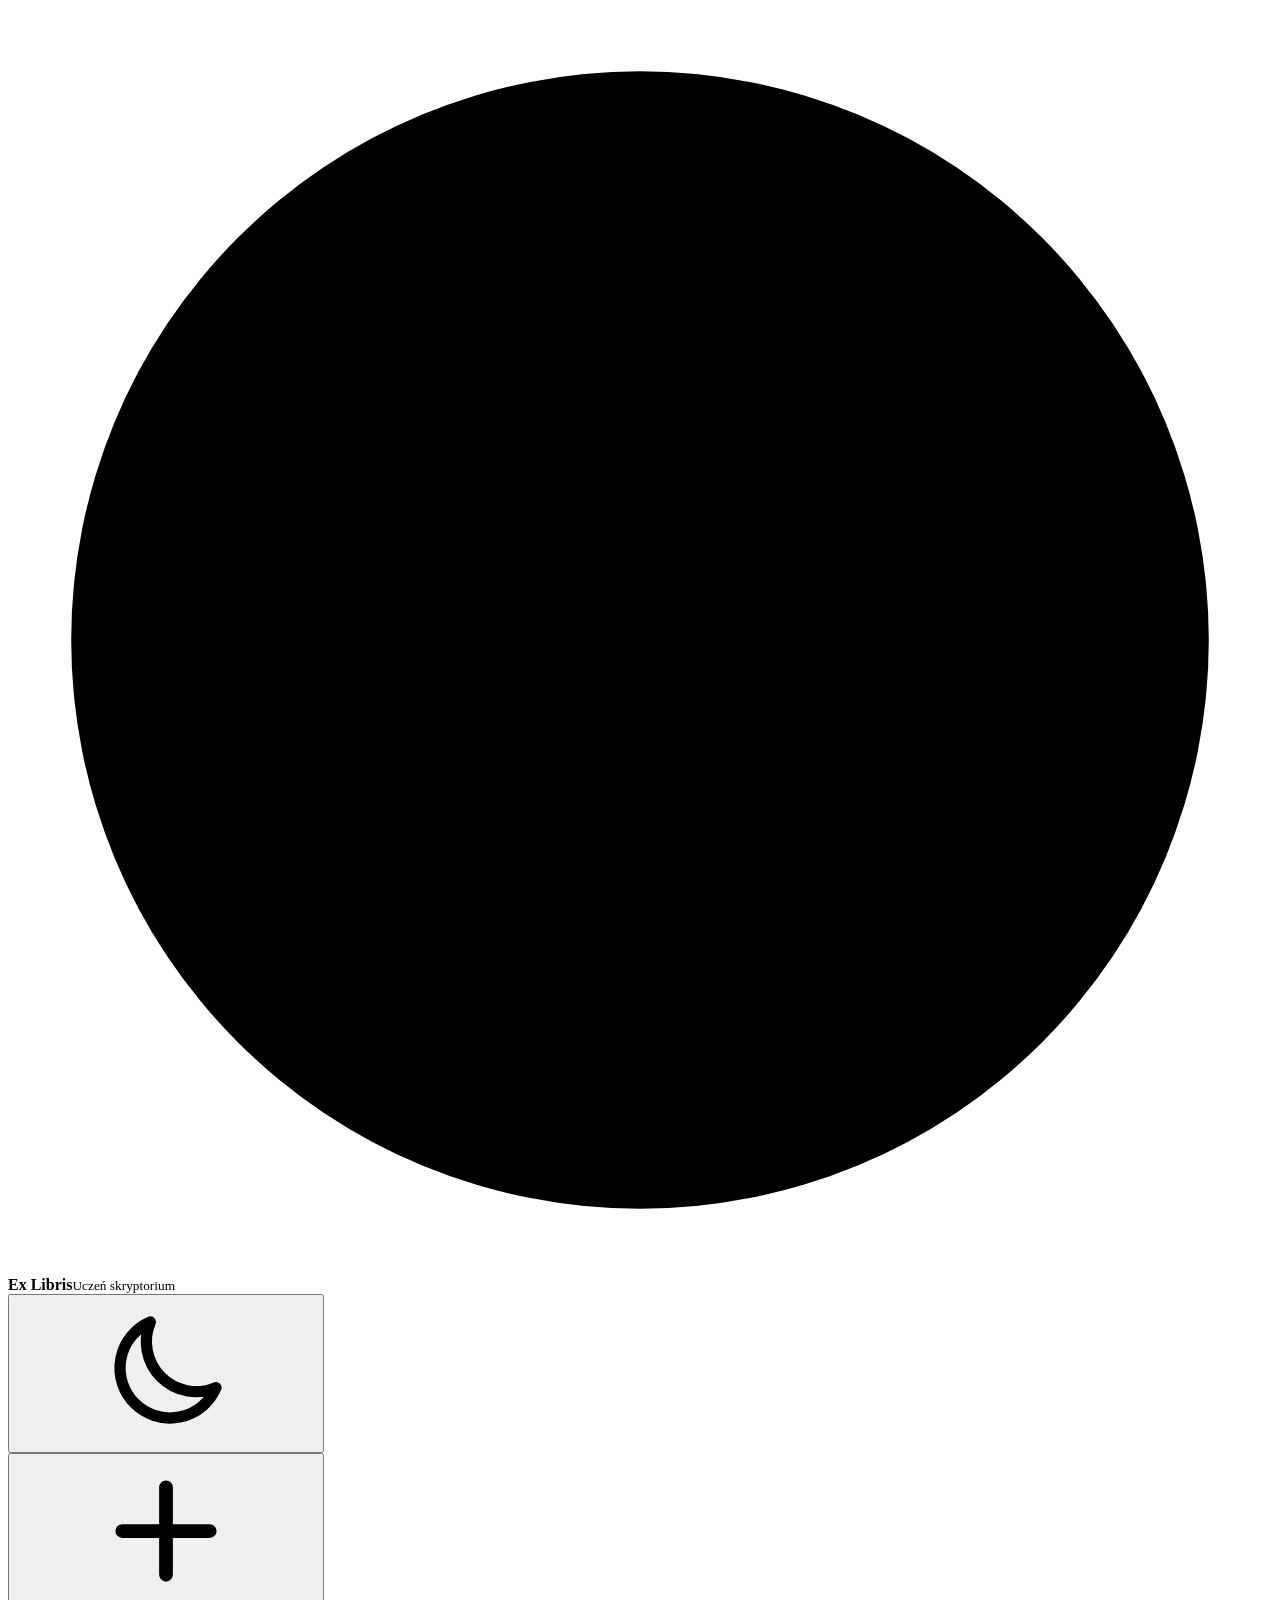
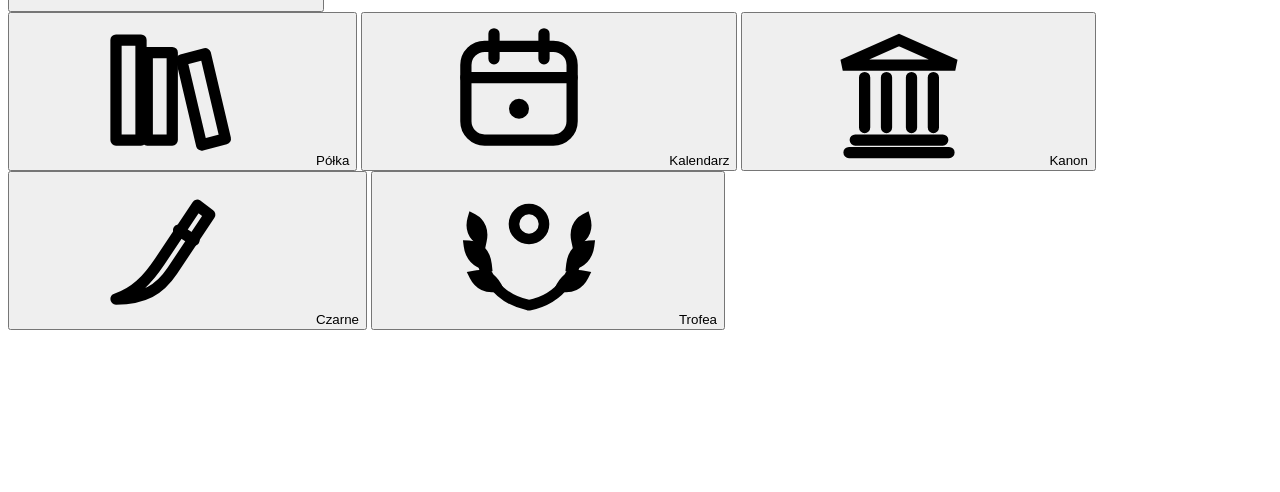
<file: src/index.html>
<!doctype html>
<html lang="pl">
<head>
<meta charset="utf-8">
<meta name="viewport" content="width=device-width, initial-scale=1, viewport-fit=cover">
<title>Ex Libris</title>
<meta name="description" content="Dziennik lektur: postęp czytania, kalendarz ukończonych książek, Kanon Europy i reportaże Czarnego.">
<meta name="theme-color" content="#1c2220">
<meta name="apple-mobile-web-app-capable" content="yes">
<meta name="apple-mobile-web-app-status-bar-style" content="black-translucent">
<link rel="preconnect" href="https://fonts.googleapis.com">
<link rel="preconnect" href="https://fonts.gstatic.com" crossorigin>
<link href="https://fonts.googleapis.com/css2?family=Cormorant+Garamond:ital,wght@0,500;0,600;0,700;1,500&family=Manrope:wght@400;500;600;700;800&display=swap" rel="stylesheet">
<!--PWA-->
<!--CSS-->
</head>
<body>
<div id="app">
  <header class="top">
    <div class="brand" data-go="shelf">
      <svg viewBox="0 0 40 40" class="brand-mark" aria-hidden="true"><use href="#i-seal"/></svg>
      <div><b>Ex Libris</b><small id="rankLine">Uczeń skryptorium</small></div>
    </div>
    <button class="icon-btn" id="btnTheme" aria-label="Zmień motyw"><svg><use href="#i-moon"/></svg></button>
  </header>

  <main id="view"></main>

  <button class="fab" id="fab" aria-label="Dodaj książkę"><svg><use href="#i-plus"/></svg></button>

  <nav class="tabs" id="tabs">
    <button data-go="shelf" class="on"><svg><use href="#i-shelf"/></svg><span>Półka</span></button>
    <button data-go="cal"><svg><use href="#i-cal"/></svg><span>Kalendarz</span></button>
    <button data-go="kanon"><svg><use href="#i-column"/></svg><span>Kanon</span></button>
    <button data-go="czarne"><svg><use href="#i-pen"/></svg><span>Czarne</span></button>
    <button data-go="trophy"><svg><use href="#i-laurel"/></svg><span>Trofea</span></button>
  </nav>
</div>

<div id="sheet" class="sheet" hidden>
  <div class="sheet-back" data-close></div>
  <div class="sheet-card" role="dialog" aria-modal="true">
    <div class="sheet-grip" data-close></div>
    <div id="sheetBody"></div>
  </div>
</div>

<div id="toasts"></div>
<canvas id="confetti"></canvas>
<div id="celebrate" hidden></div>

<svg width="0" height="0" style="position:absolute">
  <defs>
    <symbol id="i-plus" viewBox="0 0 24 24"><path d="M12 5v14M5 12h14" fill="none" stroke="currentColor" stroke-width="2.2" stroke-linecap="round"/></symbol>
    <symbol id="i-shelf" viewBox="0 0 24 24"><g fill="none" stroke="currentColor" stroke-width="1.8" stroke-linejoin="round"><path d="M4 4h4v16H4zM9 6h4v14H9z"/><path d="M14.5 7.2l3.8-1 3.2 13.6-3.8 1z"/></g></symbol>
    <symbol id="i-cal" viewBox="0 0 24 24"><g fill="none" stroke="currentColor" stroke-width="1.8" stroke-linecap="round"><rect x="3.5" y="5" width="17" height="15" rx="3"/><path d="M8 3v4M16 3v4M3.5 10h17"/></g><circle cx="12" cy="15" r="1.6" fill="currentColor"/></symbol>
    <symbol id="i-column" viewBox="0 0 24 24"><g fill="none" stroke="currentColor" stroke-width="1.8" stroke-linecap="round"><path d="M3 8l9-4 9 4H3zM5 20h14M4 22h16"/><path d="M6.5 10v8M10 10v8M14 10v8M17.5 10v8"/></g></symbol>
    <symbol id="i-pen" viewBox="0 0 24 24"><g fill="none" stroke="currentColor" stroke-width="1.8" stroke-linecap="round" stroke-linejoin="round"><path d="M4 20c3-1 5-3 7-6l6-9 2 1.5-6 9c-2 3-4.5 4.5-9 4.5z"/><path d="M14 9l2.5 1.6"/></g></symbol>
    <symbol id="i-laurel" viewBox="0 0 24 24"><g fill="none" stroke="currentColor" stroke-width="1.7" stroke-linecap="round"><path d="M12 21c-5-1-8-5-8-11M12 21c5-1 8-5 8-11"/><path d="M5.2 14.5c-1.6-.3-2.6-1.4-2.8-3 1.6.1 2.6 1.2 2.8 3zM6.8 18c-1.5.3-2.8-.3-3.5-1.7 1.5-.3 2.8.3 3.5 1.7zM4.4 10.6C3 9.9 2.6 8.6 3 7.2c1.3.7 1.7 2 1.4 3.4zM18.8 14.5c1.6-.3 2.6-1.4 2.8-3-1.6.1-2.6 1.2-2.8 3zM17.2 18c1.5.3 2.8-.3 3.5-1.7-1.5-.3-2.8.3-3.5 1.7zM19.6 10.6c1.4-.7 1.8-2 1.4-3.4-1.3.7-1.7 2-1.4 3.4z"/></g><circle cx="12" cy="8" r="2.4" fill="none" stroke="currentColor" stroke-width="1.7"/></symbol>
    <symbol id="i-moon" viewBox="0 0 24 24"><path d="M20 14.5A8 8 0 0 1 9.5 4a8 8 0 1 0 10.5 10.5z" fill="none" stroke="currentColor" stroke-width="1.8" stroke-linejoin="round"/></symbol>
    <symbol id="i-sun" viewBox="0 0 24 24"><g fill="none" stroke="currentColor" stroke-width="1.8" stroke-linecap="round"><circle cx="12" cy="12" r="4"/><path d="M12 2v2M12 20v2M2 12h2M20 12h2M4.9 4.9l1.4 1.4M17.7 17.7l1.4 1.4M4.9 19.1l1.4-1.4M17.7 6.3l1.4-1.4"/></g></symbol>
    <symbol id="i-search" viewBox="0 0 24 24"><g fill="none" stroke="currentColor" stroke-width="2" stroke-linecap="round"><circle cx="11" cy="11" r="6.5"/><path d="M16 16l4.5 4.5"/></g></symbol>
    <symbol id="i-check" viewBox="0 0 24 24"><path d="M5 12.5l4.2 4.2L19 7" fill="none" stroke="currentColor" stroke-width="2.4" stroke-linecap="round" stroke-linejoin="round"/></symbol>
    <symbol id="i-arrow" viewBox="0 0 24 24"><path d="M5 12h13M13 6l6 6-6 6" fill="none" stroke="currentColor" stroke-width="2" stroke-linecap="round" stroke-linejoin="round"/></symbol>
    <symbol id="i-left" viewBox="0 0 24 24"><path d="M15 5l-7 7 7 7" fill="none" stroke="currentColor" stroke-width="2.2" stroke-linecap="round" stroke-linejoin="round"/></symbol>
    <symbol id="i-right" viewBox="0 0 24 24"><path d="M9 5l7 7-7 7" fill="none" stroke="currentColor" stroke-width="2.2" stroke-linecap="round" stroke-linejoin="round"/></symbol>
    <symbol id="i-down" viewBox="0 0 24 24"><path d="M6 9l6 6 6-6" fill="none" stroke="currentColor" stroke-width="2.2" stroke-linecap="round" stroke-linejoin="round"/></symbol>
    <symbol id="i-flame" viewBox="0 0 24 24"><path d="M12 22c4.2 0 7-2.8 7-6.6 0-3.5-2.4-5.4-3.7-8.4-.6 2.2-1.7 3.3-2.8 3.6C12.8 7 11 4.2 8.4 2.5 8.7 6.6 5 9.4 5 15.4 5 19.2 7.8 22 12 22z" fill="currentColor"/></symbol>
    <symbol id="i-star" viewBox="0 0 24 24"><path d="M12 3.2l2.7 5.6 6.1.8-4.5 4.2 1.1 6.1L12 17l-5.4 2.9 1.1-6.1-4.5-4.2 6.1-.8z" fill="currentColor"/></symbol>
    <symbol id="i-camera" viewBox="0 0 24 24"><g fill="none" stroke="currentColor" stroke-width="1.8" stroke-linejoin="round"><path d="M4 8h3l1.8-2.5h6.4L17 8h3v11H4z"/><circle cx="12" cy="13.3" r="3.4"/></g></symbol>
    <symbol id="i-barcode" viewBox="0 0 24 24"><g stroke="currentColor" stroke-width="1.6" stroke-linecap="round"><path d="M4 6v12M7 6v12M10 6v12M12.5 6v12M16 6v12M18.5 6v12M20.5 6v12"/></g></symbol>
    <symbol id="i-trash" viewBox="0 0 24 24"><g fill="none" stroke="currentColor" stroke-width="1.8" stroke-linecap="round"><path d="M4 7h16M10 11v6M14 11v6M6 7l1 13h10l1-13M9 7V4h6v3"/></g></symbol>
    <symbol id="i-book" viewBox="0 0 24 24"><g fill="none" stroke="currentColor" stroke-width="1.7" stroke-linejoin="round"><path d="M12 6.5C10 5 7.5 4.5 4 4.5v14c3.5 0 6 .5 8 2 2-1.5 4.5-2 8-2v-14c-3.5 0-6 .5-8 2zM12 6.5v14"/></g></symbol>
    <symbol id="i-seal" viewBox="0 0 40 40"><circle cx="20" cy="20" r="18" fill="var(--sage)"/><circle cx="20" cy="20" r="13.5" fill="none" stroke="var(--on-sage)" stroke-width="1.2" stroke-dasharray="2 2.2" opacity=".55"/><path d="M13 27.5V13.5h8.5M13 20h6.5M13 27.5h8.5M23.5 13.5l5.5 14M29 13.5l-5.5 14" fill="none" stroke="var(--on-sage)" stroke-width="2.1" stroke-linecap="round" stroke-linejoin="round"/></symbol>
  </defs>
</svg>
<!--JS-->
</body>
</html>
</file>
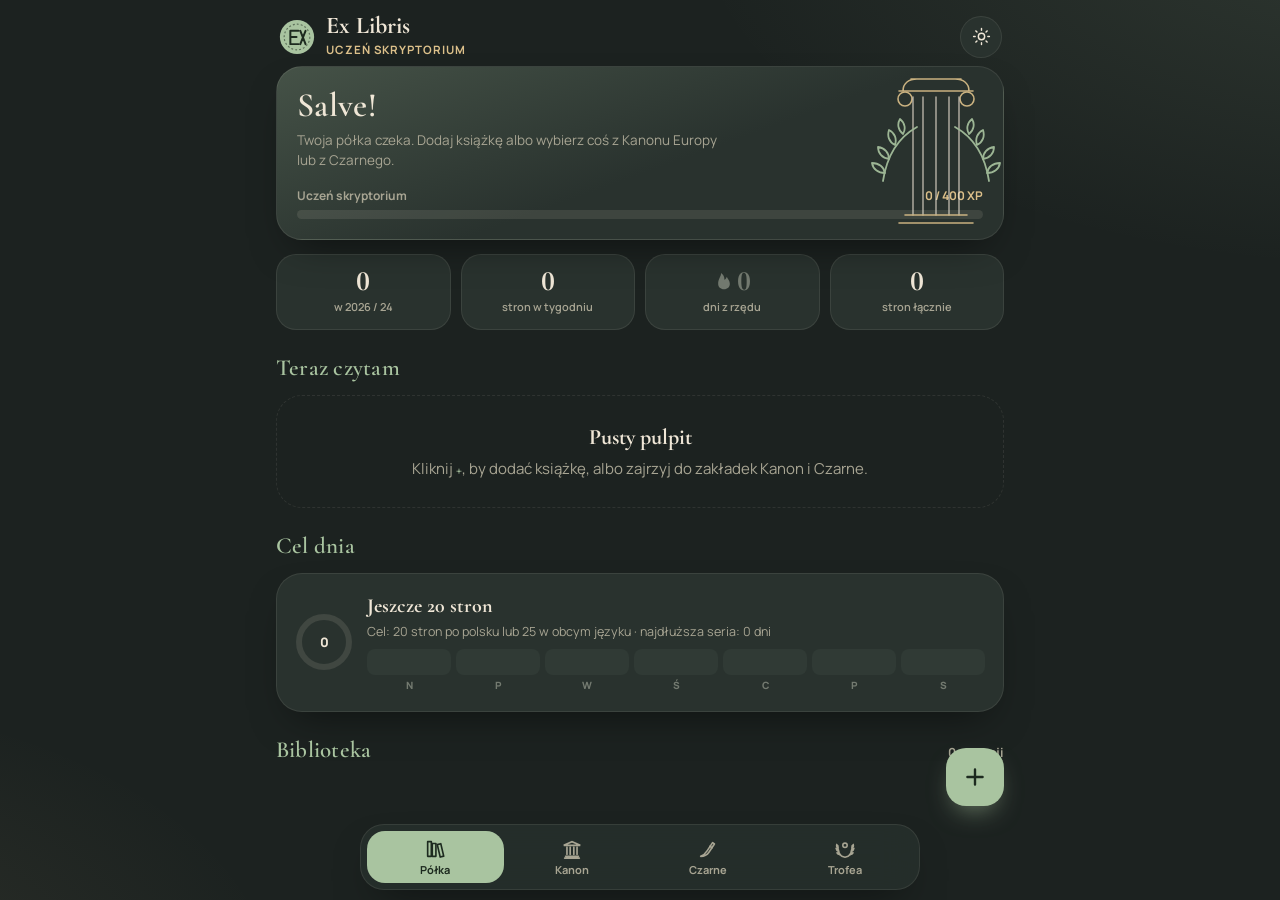
<file: Ex_libris.html>
<!doctype html>
<html lang="pl">
<head>
<meta charset="utf-8">
<meta name="viewport" content="width=device-width, initial-scale=1, viewport-fit=cover">
<title>Ex Libris</title>
<meta name="description" content="Dziennik lektur: postęp czytania, kalendarz ukończonych książek, Kanon Europy i reportaże Czarnego.">
<meta name="theme-color" content="#1c2220">
<meta name="apple-mobile-web-app-capable" content="yes">
<meta name="apple-mobile-web-app-status-bar-style" content="black-translucent">
<link rel="preconnect" href="https://fonts.googleapis.com">
<link rel="preconnect" href="https://fonts.gstatic.com" crossorigin>
<link href="https://fonts.googleapis.com/css2?family=Cormorant+Garamond:ital,wght@0,500;0,600;0,700;1,500&family=Manrope:wght@400;500;600;700;800&display=swap" rel="stylesheet">

<style>
/* Ex Libris – pastelowa, „archiwalna” wersja wzoru: ciemny atrament + szałwia, złoto starych druków, róż i pergamin */
:root {
  --bg: #1c2220;
  --bg2: #222a27;
  --card: #29322e;
  --card2: #303a35;
  --line: rgba(239, 230, 214, .09);
  --ink: #efe6d6;
  --mute: #a8a593;
  --faint: #737a70;
  --sage: #a9c4a0;
  --sage-2: #c6d9bd;
  --on-sage: #1d2a1f;
  --gold: #dcc08a;
  --rose: #dcaaa2;
  --sky: #a8bfd1;
  --lav: #bfb3d4;
  --shadow: 0 18px 40px -18px rgba(0, 0, 0, .55);
  --glass: rgba(41, 50, 46, .72);
  --r: 26px;
  --serif: "Cormorant Garamond", Georgia, "Times New Roman", serif;
  --sans: "Manrope", system-ui, -apple-system, "Segoe UI", sans-serif;
  color-scheme: dark;
}
:root[data-theme="light"] {
  --bg: #efe7d7;
  --bg2: #e7ddca;
  --card: #f8f2e6;
  --card2: #eee5d3;
  --line: rgba(60, 48, 30, .11);
  --ink: #2e2a22;
  --mute: #6f6756;
  --faint: #9a917e;
  --sage: #8fae86;
  --sage-2: #6f9167;
  --on-sage: #fbf8f0;
  --gold: #b58f45;
  --rose: #c07f75;
  --sky: #6f8fa9;
  --lav: #8d7fae;
  --shadow: 0 16px 34px -20px rgba(70, 52, 20, .45);
  --glass: rgba(248, 242, 230, .8);
  color-scheme: light;
}
* { box-sizing: border-box; -webkit-tap-highlight-color: transparent; }
html, body { margin: 0; background: var(--bg); color: var(--ink); }
body {
  font-family: var(--sans); font-size: 15px; line-height: 1.45;
  background:
    radial-gradient(1200px 600px at 110% -10%, color-mix(in srgb, var(--sage) 14%, transparent), transparent 60%),
    radial-gradient(900px 500px at -20% 110%, color-mix(in srgb, var(--gold) 10%, transparent), transparent 60%),
    var(--bg);
  background-attachment: fixed;
  min-height: 100vh;
}
button { font: inherit; color: inherit; cursor: pointer; border: 0; background: none; }
input, select, textarea { font: inherit; color: var(--ink); }
svg { width: 1em; height: 1em; }
h1, h2, h3, .stat b, .ring span, .day .dn { font-variant-numeric: lining-nums; }
h1, h2, h3 { font-family: var(--serif); font-weight: 600; margin: 0; letter-spacing: .01em; }
[hidden] { display: none !important; }
a { color: var(--sage); }

#app { max-width: 760px; margin: 0 auto; padding: 0 16px calc(96px + env(safe-area-inset-bottom)); }
.top { display: flex; align-items: center; justify-content: space-between; padding: calc(14px + env(safe-area-inset-top)) 2px 6px; }
.brand { display: flex; align-items: center; gap: 10px; cursor: pointer; }
.brand-mark { width: 38px; height: 38px; }
.brand b { font-family: var(--serif); font-size: 24px; font-weight: 700; display: block; line-height: 1; }
.brand small { color: var(--gold); font-size: 11.5px; font-weight: 700; letter-spacing: .08em; text-transform: uppercase; }
.icon-btn { width: 42px; height: 42px; border-radius: 50%; display: grid; place-items: center; background: var(--card); border: 1px solid var(--line); }
.icon-btn svg { width: 19px; height: 19px; }

/* nawigacja dolna */
.tabs {
  position: fixed; left: 50%; transform: translateX(-50%); bottom: calc(10px + env(safe-area-inset-bottom)); z-index: 30;
  width: min(560px, calc(100% - 20px)); display: grid; grid-template-columns: repeat(5, 1fr);
  background: var(--glass); backdrop-filter: blur(18px) saturate(1.3); -webkit-backdrop-filter: blur(18px) saturate(1.3);
  border: 1px solid var(--line); border-radius: 24px; padding: 6px; box-shadow: var(--shadow);
}
.tabs button { display: flex; flex-direction: column; align-items: center; gap: 2px; padding: 7px 0 5px; border-radius: 18px; color: var(--mute); font-size: 11px; font-weight: 700; transition: color .2s, background .2s; }
.tabs button svg { width: 22px; height: 22px; }
.tabs button.on { color: var(--on-sage); background: var(--sage); }
.fab {
  position: fixed; right: max(16px, calc(50% - 364px)); bottom: calc(94px + env(safe-area-inset-bottom)); z-index: 31;
  width: 58px; height: 58px; border-radius: 20px; background: var(--sage); color: var(--on-sage);
  display: grid; place-items: center; box-shadow: 0 12px 26px -10px color-mix(in srgb, var(--sage) 70%, black);
  transition: transform .2s;
}
.fab:active { transform: scale(.92); }
.fab svg { width: 26px; height: 26px; }

/* wspólne */
.sec { margin: 22px 0 10px; display: flex; align-items: baseline; justify-content: space-between; gap: 10px; }
.sec h2 { font-size: 23px; color: var(--sage); }
.sec .more { font-size: 12.5px; font-weight: 700; color: var(--mute); display: inline-flex; align-items: center; gap: 4px; }
.card { background: var(--card); border: 1px solid var(--line); border-radius: var(--r); padding: 18px; box-shadow: var(--shadow); }
.pill {
  display: inline-flex; align-items: center; justify-content: center; gap: 6px; height: 40px; padding: 0 18px; border-radius: 999px;
  background: var(--sage); color: var(--on-sage); font-weight: 800; font-size: 13px; letter-spacing: .04em; text-transform: uppercase; white-space: nowrap;
  transition: transform .15s, filter .15s;
}
.pill:active { transform: scale(.95); }
.pill svg { width: 17px; height: 17px; }
.pill.ghost { background: transparent; color: var(--ink); border: 1px solid var(--line); }
.pill.gold { background: var(--gold); color: #2b2312; }
.pill.rose { background: var(--rose); color: #2c1916; }
.pill.sm { height: 32px; padding: 0 12px; font-size: 11.5px; }
.pill[disabled] { opacity: .45; pointer-events: none; }
.muted { color: var(--mute); }
.faint { color: var(--faint); }
.empty { text-align: center; color: var(--mute); padding: 26px 16px; border: 1.5px dashed var(--line); border-radius: var(--r); }
.empty b { display: block; font-family: var(--serif); font-size: 22px; color: var(--ink); margin-bottom: 4px; }
.chips { display: flex; gap: 8px; overflow-x: auto; padding: 2px 0 6px; scrollbar-width: none; }
.chips::-webkit-scrollbar { display: none; }
.chip { flex: none; height: 34px; padding: 0 14px; border-radius: 999px; background: var(--card); border: 1px solid var(--line); color: var(--mute); font-size: 13px; font-weight: 700; }
.chip.on { background: var(--sage); color: var(--on-sage); border-color: transparent; }
.chip .n { opacity: .7; margin-left: 4px; font-weight: 600; }
.searchbox { display: flex; align-items: center; gap: 10px; background: var(--card); border: 1px solid var(--line); border-radius: 18px; padding: 0 14px; height: 48px; }
.searchbox svg { width: 18px; height: 18px; color: var(--mute); flex: none; }
.searchbox input { flex: 1; min-width: 0; border: 0; outline: 0; background: none; height: 100%; }

/* hero (wzór: „Learning Legends”) */
.hero { position: relative; overflow: hidden; padding: 22px 20px 20px; background:
  linear-gradient(160deg, color-mix(in srgb, var(--sage) 22%, var(--card)) 0%, var(--card) 55%); }
.hero .bust { position: absolute; right: -8px; top: -6px; width: 150px; height: 170px; opacity: .9; color: var(--ink); }
.hero h1 { font-size: 34px; line-height: 1.02; max-width: 62%; }
.hero .sub { color: var(--mute); margin: 8px 0 0; max-width: 64%; font-size: 13.5px; }
.xp { margin-top: 16px; }
.xp-row { display: flex; justify-content: space-between; font-size: 12px; font-weight: 700; color: var(--mute); margin-bottom: 6px; }
.xp-row b { color: var(--gold); }
.bar { height: 9px; border-radius: 9px; background: color-mix(in srgb, var(--ink) 10%, transparent); overflow: hidden; }
.bar > i { display: block; height: 100%; border-radius: inherit; background: linear-gradient(90deg, var(--sage), var(--sage-2)); width: 0; transition: width .9s cubic-bezier(.2, .8, .2, 1); }
.bar.gold > i { background: linear-gradient(90deg, var(--gold), #ecd6a6); }
.bar.rose > i { background: linear-gradient(90deg, var(--rose), #ecc6bf); }

.stats { display: grid; grid-template-columns: repeat(4, 1fr); gap: 10px; margin-top: 14px; }
.stat { background: var(--card); border: 1px solid var(--line); border-radius: 20px; padding: 12px 10px; text-align: center; }
.stat b { display: block; font-family: var(--serif); font-size: 28px; line-height: 1; font-weight: 700; }
.stat span { font-size: 11px; color: var(--mute); font-weight: 600; }
.stat.flame b { color: var(--rose); display: flex; justify-content: center; align-items: center; gap: 3px; }
.stat.flame svg { width: 20px; height: 20px; }
.stat.flame.cold b { color: var(--faint); }

/* aktualnie czytane – karuzela (wzór: „Popular Groups”) */
.reel { display: flex; gap: 14px; overflow-x: auto; scroll-snap-type: x mandatory; padding: 4px 2px 12px; margin: 0 -16px; padding-left: 16px; padding-right: 16px; scrollbar-width: none; }
.reel::-webkit-scrollbar { display: none; }
.now { flex: none; width: min(300px, 82vw); scroll-snap-align: start; padding: 14px; display: flex; flex-direction: column; gap: 12px; }
.now-top { display: flex; gap: 14px; cursor: pointer; }
.now-top .cover { width: 92px; height: 138px; flex: none; }
.now-info { min-width: 0; display: flex; flex-direction: column; }
.now-info h3 { font-size: 21px; line-height: 1.08; display: -webkit-box; -webkit-line-clamp: 3; -webkit-box-orient: vertical; overflow: hidden; }
.now-info .au { color: var(--mute); font-size: 13px; margin-top: 4px; }
.now-info .ring-wrap { margin-top: auto; display: flex; align-items: center; gap: 10px; }
.now-info .ring-wrap small { color: var(--mute); font-size: 12px; line-height: 1.3; }
.now-info .ring-wrap small b { color: var(--ink); font-size: 14px; }
.quick { display: grid; grid-template-columns: repeat(3, 1fr) 1.25fr; gap: 6px; }
.quick button { height: 38px; border-radius: 14px; background: var(--card2); border: 1px solid var(--line); font-weight: 800; font-size: 13px; transition: transform .12s, background .2s; }
.quick button:active { transform: scale(.92); background: var(--sage); color: var(--on-sage); }
.quick button.page { background: color-mix(in srgb, var(--sage) 20%, var(--card2)); color: var(--sage); }

.ring { position: relative; width: 58px; height: 58px; flex: none; }
.ring svg { width: 100%; height: 100%; transform: rotate(-90deg); }
.ring circle { fill: none; stroke-width: 6; }
.ring .t { stroke: color-mix(in srgb, var(--ink) 11%, transparent); }
.ring .v { stroke: var(--sage); stroke-linecap: round; transition: stroke-dashoffset 1s cubic-bezier(.2, .8, .2, 1); }
.ring span { position: absolute; inset: 0; display: grid; place-items: center; font-weight: 800; font-size: 13px; }
.ring.big { width: 128px; height: 128px; }
.ring.big circle { stroke-width: 9; }
.ring.big span { font-family: var(--serif); font-size: 34px; font-weight: 700; }

/* okładka */
.cover { position: relative; border-radius: 10px 14px 14px 10px; overflow: hidden; background: var(--card2); box-shadow: 0 10px 20px -10px rgba(0, 0, 0, .6), inset 3px 0 0 rgba(0, 0, 0, .18); }
.cover img { width: 100%; height: 100%; object-fit: cover; display: block; }
.cover.ph { display: flex; flex-direction: column; justify-content: space-between; padding: 9px 8px; color: #2a2620;
  background: var(--c, #c9b48a); background-image: linear-gradient(90deg, rgba(0,0,0,.14) 0 4px, transparent 4px), repeating-linear-gradient(0deg, rgba(255,255,255,.04) 0 2px, transparent 2px 4px); }
.cover.ph b { overflow-wrap: anywhere; hyphens: auto; font-family: var(--serif); font-size: 13px; line-height: 1.08; font-weight: 700; padding-left: 3px; overflow: hidden; display: -webkit-box; -webkit-line-clamp: 5; -webkit-box-orient: vertical; }
.cover.ph i { font-style: normal; font-size: 9px; font-weight: 700; padding-left: 3px; opacity: .75; text-transform: uppercase; letter-spacing: .04em; }
.cover.ph::after { content: ""; position: absolute; left: 12px; right: 8px; top: 50%; height: 1px; background: rgba(42, 38, 32, .25); }

/* cel dnia */
.goal { display: flex; align-items: center; gap: 14px; }
.goal .txt { flex: 1; }
.goal .txt b { font-family: var(--serif); font-size: 20px; }
.goal .txt p { margin: 2px 0 8px; color: var(--mute); font-size: 12.5px; }

/* półka – przeczytane (wzór: „Live Teachers”) */
.spines { display: flex; gap: 12px; overflow-x: auto; padding: 4px 16px 10px; margin: 0 -16px; scrollbar-width: none; }
.spines::-webkit-scrollbar { display: none; }
.spine { flex: none; width: 78px; cursor: pointer; text-align: center; }
.spine .cover { width: 78px; height: 116px; }
.spine small { display: block; margin-top: 6px; font-size: 11px; color: var(--mute); font-weight: 700; }
.spine .tag { position: relative; display: inline-block; margin-top: -12px; z-index: 1; background: var(--sage); color: var(--on-sage); font-size: 9.5px; font-weight: 800; padding: 2px 7px; border-radius: 6px; letter-spacing: .05em; }

/* biblioteka – lista */
.list { display: flex; flex-direction: column; gap: 10px; }
.row { display: flex; gap: 12px; align-items: center; padding: 10px; border-radius: 20px; background: var(--card); border: 1px solid var(--line); cursor: pointer; }
.row .cover { width: 46px; height: 68px; flex: none; border-radius: 6px 8px 8px 6px; }
.row .cover.ph b { font-size: 8px; -webkit-line-clamp: 4; }
.row .cover.ph i { display: none; }
.row .mid { flex: 1; min-width: 0; }
.row .mid b { display: block; font-weight: 700; overflow: hidden; text-overflow: ellipsis; white-space: nowrap; }
.row .mid small { color: var(--mute); font-size: 12.5px; display: block; overflow: hidden; text-overflow: ellipsis; white-space: nowrap; }
.row .mid .bar { height: 5px; margin-top: 7px; }
.row .end { font-size: 12px; color: var(--mute); text-align: right; flex: none; font-weight: 700; }
.badge-s { display: inline-flex; align-items: center; gap: 4px; padding: 2px 8px; border-radius: 8px; font-size: 10.5px; font-weight: 800; letter-spacing: .04em; text-transform: uppercase; }
.badge-s.done { background: color-mix(in srgb, var(--sage) 22%, transparent); color: var(--sage); }
.badge-s.reading { background: color-mix(in srgb, var(--gold) 22%, transparent); color: var(--gold); }
.badge-s.want { background: color-mix(in srgb, var(--sky) 22%, transparent); color: var(--sky); }
.badge-s svg { width: 12px; height: 12px; }

/* kalendarz (wzór: kafle dat) */
.cal-head { display: flex; align-items: center; gap: 10px; }
.cal-head h1 { font-size: 32px; flex: 1; text-transform: capitalize; }
.cal-head h1 small { display: block; font-family: var(--sans); font-size: 13px; color: var(--mute); text-transform: none; font-weight: 600; letter-spacing: 0; }
.cal-sum { display: grid; grid-template-columns: 1.1fr 1fr 1fr; gap: 10px; margin: 14px 0; }
.cal-sum .stat:first-child { background: var(--sage); color: var(--on-sage); }
.cal-sum .stat:first-child span { color: var(--on-sage); opacity: .75; }
.grid7 { display: grid; grid-template-columns: repeat(7, 1fr); gap: 6px; }
.dow { text-align: center; font-size: 11px; font-weight: 800; color: var(--faint); letter-spacing: .06em; padding: 4px 0; }
.day { position: relative; aspect-ratio: .78; border-radius: 14px; background: var(--card); border: 1px solid var(--line); padding: 5px; display: flex; flex-direction: column; overflow: hidden; }
.day.out { opacity: 0; pointer-events: none; }
.day .dn { font-family: var(--serif); font-size: 17px; font-weight: 700; line-height: 1; color: var(--mute); position: relative; z-index: 2; }
.day.today { border-color: var(--gold); }
.day.today .dn { color: var(--gold); }
.day.act { background: color-mix(in srgb, var(--sage) calc(var(--a) * 34%), var(--card)); }
.day.act .dn { color: var(--ink); }
.day.fin { cursor: pointer; border-color: color-mix(in srgb, var(--sage) 60%, transparent); }
.day .thumbs { position: absolute; inset: 0; }
.day .thumbs .cover { position: absolute; inset: 0; border-radius: 0; box-shadow: none; }
.day .thumbs .cover.ph b, .day .thumbs .cover.ph i { display: none; }
.day.fin .dn { color: #fff; text-shadow: 0 1px 6px rgba(0, 0, 0, .8); }
.day.fin::after { content: ""; position: absolute; inset: 0; background: linear-gradient(180deg, rgba(0,0,0,.45), transparent 45%); z-index: 1; }
.day .cnt { position: absolute; right: 4px; bottom: 4px; z-index: 2; background: var(--sage); color: var(--on-sage); border-radius: 8px; font-size: 10px; font-weight: 800; padding: 1px 5px; }
.day .pg { margin-top: auto; font-size: 9.5px; color: var(--mute); font-weight: 700; position: relative; z-index: 2; }
.months { display: grid; grid-template-columns: repeat(12, 1fr); gap: 4px; align-items: end; height: 92px; margin-top: 8px; }
.months button { display: flex; flex-direction: column; align-items: center; justify-content: flex-end; gap: 4px; height: 100%; font-size: 10px; font-weight: 800; color: var(--faint); }
.months button i { display: block; width: 100%; max-width: 26px; border-radius: 7px 7px 3px 3px; background: color-mix(in srgb, var(--sage) 35%, var(--card2)); min-height: 4px; transition: height .6s; }
.months button.on { color: var(--gold); }
.months button.on i { background: var(--gold); }
.months button b { font-size: 10.5px; color: var(--ink); }
.fin-list .row .date { text-align: center; min-width: 54px; border-right: 1px solid var(--line); padding-right: 10px; }
.fin-list .row .date b { font-family: var(--serif); font-size: 30px; display: block; line-height: 1; }
.fin-list .row .date small { font-size: 10.5px; font-weight: 800; color: var(--mute); text-transform: uppercase; letter-spacing: .06em; }

/* katalogi */
.cat-hero { display: flex; gap: 16px; align-items: center; }
.cat-hero .txt { flex: 1; min-width: 0; }
.cat-hero h1 { font-size: 30px; line-height: 1.05; }
.cat-hero p { margin: 6px 0 0; color: var(--mute); font-size: 13px; }
.region { margin-top: 22px; }
.region > h2 { gap: 10px; font-size: 22px; color: var(--gold); margin-bottom: 8px; display: flex; justify-content: space-between; align-items: baseline; }
.region > h2 small { white-space: nowrap; font-family: var(--sans); font-size: 12px; color: var(--mute); font-weight: 700; }
.country { background: var(--card); border: 1px solid var(--line); border-radius: 22px; margin-bottom: 10px; overflow: hidden; }
.country > summary { list-style: none; display: flex; align-items: center; gap: 12px; padding: 13px 16px; cursor: pointer; }
.country > summary::-webkit-details-marker { display: none; }
.country > summary .flag { width: 38px; height: 38px; border-radius: 50%; flex: none; display: grid; place-items: center; font-family: var(--serif); font-weight: 700; font-size: 16px; background: color-mix(in srgb, var(--h) 30%, var(--card2)); color: var(--ink); border: 2px solid color-mix(in srgb, var(--h) 70%, transparent); }
.country > summary .flag.full { background: var(--sage); color: var(--on-sage); border-color: var(--sage-2); }
.country > summary .nm { flex: 1; min-width: 0; }
.country > summary .nm b { display: block; font-weight: 700; }
.country > summary .nm .bar { height: 5px; margin-top: 6px; }
.country > summary .ct { font-size: 12.5px; font-weight: 800; color: var(--mute); }
.country > summary .chev { width: 18px; height: 18px; color: var(--faint); transition: transform .2s; }
.country[open] > summary .chev { transform: rotate(180deg); }
.items { border-top: 1px solid var(--line); }
.item { display: flex; gap: 12px; padding: 12px 16px; border-bottom: 1px solid var(--line); align-items: flex-start; }
.item:last-child { border-bottom: 0; }
.item .tick { width: 30px; height: 30px; border-radius: 50%; flex: none; margin-top: 2px; border: 2px solid color-mix(in srgb, var(--ink) 22%, transparent); display: grid; place-items: center; color: transparent; transition: all .2s; }
.item .tick svg { width: 16px; height: 16px; }
.item.done .tick { background: var(--sage); border-color: var(--sage); color: var(--on-sage); }
.item.reading .tick { border-color: var(--gold); color: var(--gold); }
.item.reading .tick svg { display: none; }
.item.reading .tick::after { content: ""; width: 10px; height: 10px; border-radius: 50%; background: var(--gold); }
.item .body { flex: 1; min-width: 0; }
.item .body b { font-weight: 700; display: block; }
.item .body .orig { font-family: var(--serif); font-style: italic; color: var(--mute); font-size: 15px; display: block; line-height: 1.15; }
.item .body .meta { font-size: 12.5px; color: var(--mute); margin-top: 2px; }
.item .body .meta em { font-style: normal; color: var(--gold); font-weight: 700; }
.item .body p { margin: 5px 0 0; font-size: 12.5px; color: var(--faint); line-height: 1.4; }
.item.done .body b { color: var(--sage); }
.item .act { flex: none; }
.item .act .state { font-size: 11px; font-weight: 800; color: var(--sage); text-align: right; line-height: 1.25; }
.item .act .state.r { color: var(--gold); }
.more-btn { display: block; width: 100%; margin-top: 10px; }

/* trofea */
.rank-card { display: flex; gap: 18px; align-items: center; }
.rank-card .txt { flex: 1; }
.rank-card h1 { font-size: 30px; line-height: 1.05; }
.rank-card .lvl { color: var(--gold); font-weight: 800; font-size: 12px; letter-spacing: .1em; text-transform: uppercase; }
.badges { display: grid; grid-template-columns: repeat(auto-fill, minmax(102px, 1fr)); gap: 10px; }
.bdg { background: var(--card); border: 1px solid var(--line); border-radius: 20px; padding: 14px 8px 12px; text-align: center; }
.bdg .medal { width: 54px; height: 54px; margin: 0 auto 8px; border-radius: 50%; display: grid; place-items: center; font-size: 25px;
  background: radial-gradient(circle at 35% 30%, color-mix(in srgb, var(--h) 85%, white), var(--h)); box-shadow: inset 0 -3px 0 rgba(0,0,0,.18), 0 6px 14px -6px var(--h); }
.bdg b { display: block; font-size: 12.5px; line-height: 1.2; }
.bdg small { display: block; color: var(--mute); font-size: 10.5px; margin-top: 3px; line-height: 1.25; }
.bdg.locked { opacity: .55; }
.bdg.locked .medal { background: var(--card2); box-shadow: none; filter: grayscale(1); font-size: 20px; }
.bdg .prog { height: 4px; margin-top: 7px; }
.ladder { display: flex; flex-direction: column; gap: 6px; }
.ladder div { display: flex; justify-content: space-between; padding: 9px 14px; border-radius: 14px; background: var(--card); border: 1px solid var(--line); font-size: 13.5px; }
.ladder div.on { background: color-mix(in srgb, var(--gold) 20%, var(--card)); border-color: var(--gold); font-weight: 800; }
.ladder div.got { color: var(--mute); }
.ladder div span { color: var(--mute); font-weight: 600; }
.settings label { display: flex; align-items: center; justify-content: space-between; gap: 12px; padding: 12px 0; border-bottom: 1px solid var(--line); font-weight: 600; }
.settings label:last-of-type { border-bottom: 0; }
.settings input[type=number] { width: 86px; }
.settings input.switch { width: 50px; height: 30px; padding: 0; border-radius: 30px; }
.switch { appearance: none; -webkit-appearance: none; flex: none; width: 50px; height: 30px; border-radius: 30px; background: var(--card2); border: 1px solid var(--line); position: relative; cursor: pointer; transition: background .2s; margin: 0; }
.switch::after { content: ""; position: absolute; top: 3px; left: 3px; width: 22px; height: 22px; border-radius: 50%; background: var(--faint); transition: transform .25s cubic-bezier(.3, 1.4, .5, 1), background .2s; }
.switch:checked { background: var(--sage); border-color: transparent; }
.switch:checked::after { transform: translateX(20px); background: var(--on-sage); }
.src-card label.field { flex-direction: column; align-items: stretch; justify-content: flex-start; gap: 6px; border-bottom: 0; font-weight: 400; }
.src-card .field input { height: 42px; width: 100%; min-width: 0; }
.src-card .field .pill { flex: none; height: 42px; }
.src-card summary { margin: 4px 0; }
.steps { margin: 10px 0 0; padding-left: 20px; font-size: 13.5px; color: var(--mute); }
.steps li { margin-bottom: 8px; line-height: 1.45; }
.steps b, .steps code { color: var(--ink); }
.steps code { background: var(--card2); padding: 1px 5px; border-radius: 6px; }
.btnrow { display: flex; gap: 8px; flex-wrap: wrap; margin-top: 14px; }

/* arkusz */
.sheet { position: fixed; inset: 0; z-index: 50; display: flex; align-items: flex-end; justify-content: center; }
.sheet-back { position: absolute; inset: 0; background: rgba(10, 13, 12, .55); backdrop-filter: blur(3px); animation: fade .2s; }
.sheet-card { overflow-x: hidden; position: relative; width: 100%; max-width: 640px; max-height: 92vh; overflow-y: auto; background: var(--bg2); border: 1px solid var(--line); border-bottom: 0;
  border-radius: 30px 30px 0 0; padding: 6px 18px calc(24px + env(safe-area-inset-bottom)); animation: up .32s cubic-bezier(.2, .9, .25, 1); overscroll-behavior: contain; }
.sheet-grip { width: 44px; height: 5px; border-radius: 5px; background: var(--faint); opacity: .5; margin: 6px auto 12px; cursor: pointer; }
@media (min-width: 700px) { .sheet { align-items: center; } .sheet-card { border-radius: 30px; border-bottom: 1px solid var(--line); } }
@keyframes up { from { transform: translateY(100%); } }
@keyframes fade { from { opacity: 0; } }
.sheet h2 { font-size: 27px; margin-bottom: 4px; }
.seg { display: grid; grid-template-columns: 1fr 1fr; background: var(--card); border-radius: 16px; padding: 4px; margin: 10px 0 14px; border: 1px solid var(--line); }
.seg button { height: 38px; border-radius: 12px; font-weight: 800; font-size: 13px; color: var(--mute); }
.seg button.on { background: var(--sage); color: var(--on-sage); }
.field { display: flex; flex-direction: column; gap: 5px; margin-bottom: 12px; }
.field > span { font-size: 12px; font-weight: 800; color: var(--mute); letter-spacing: .05em; text-transform: uppercase; }
.field input, .field select, .field textarea, .settings input, .settings select { width: 100%; height: 46px; border-radius: 14px; border: 1px solid var(--line); background: var(--card); padding: 0 14px; outline: none; }
.field textarea { height: 90px; padding: 12px 14px; resize: vertical; }
.field input:focus, .field textarea:focus, .field select:focus { border-color: var(--sage); }
.two { display: grid; grid-template-columns: 1fr 1fr; gap: 10px; }
.three { display: grid; grid-template-columns: 1fr 1fr 1fr; gap: 10px; }
.drop { display: flex; gap: 14px; align-items: center; padding: 12px; border: 1.5px dashed color-mix(in srgb, var(--sage) 50%, var(--line)); border-radius: 18px; margin-bottom: 12px; }
.drop.over { background: color-mix(in srgb, var(--sage) 12%, transparent); }
.drop .cover { width: 70px; height: 104px; flex: none; }
.drop .txt { flex: 1; min-width: 0; font-size: 13px; color: var(--mute); }
.drop .txt b { color: var(--ink); display: block; margin-bottom: 4px; }
.drop .btnrow { margin-top: 8px; }
.results { display: flex; flex-direction: column; gap: 8px; margin-top: 12px; }
.results .row .end .pill { height: 30px; }
.searchrow { display: flex; gap: 8px; }
.searchrow .searchbox { flex: 1; }
.searchrow .icon-btn { width: 48px; height: 48px; border-radius: 16px; background: var(--sage); color: var(--on-sage); border: 0; flex: none; }
.spin { width: 22px; height: 22px; border-radius: 50%; border: 3px solid var(--line); border-top-color: var(--sage); animation: rot .8s linear infinite; margin: 18px auto; }
@keyframes rot { to { transform: rotate(360deg); } }
.scan { position: relative; border-radius: 20px; overflow: hidden; background: #000; margin-top: 12px; aspect-ratio: 4/3; }
.scan video { width: 100%; height: 100%; object-fit: cover; }
.scan::after { content: ""; position: absolute; left: 12%; right: 12%; top: 50%; height: 2px; background: var(--rose); box-shadow: 0 0 12px var(--rose); animation: scanl 1.6s ease-in-out infinite alternate; }
@keyframes scanl { from { transform: translateY(-50px); } to { transform: translateY(50px); } }

/* szczegóły książki */
.detail-top { display: flex; gap: 16px; align-items: flex-end; margin-bottom: 14px; }
.detail-top .cover { width: 112px; height: 168px; flex: none; }
.detail-top h2 { font-size: 26px; line-height: 1.05; }
.detail-top .au { color: var(--mute); margin-top: 4px; }
.detail-top .src { margin-top: 8px; display: flex; gap: 6px; flex-wrap: wrap; }
.prog-card { display: flex; gap: 18px; align-items: center; }
.prog-card .ctl { flex: 1; min-width: 0; }
.prog-card .ctl .pgin { display: flex; align-items: center; gap: 8px; margin-bottom: 10px; }
.prog-card .ctl .pgin input { width: 96px; height: 46px; border-radius: 14px; border: 1px solid var(--line); background: var(--card2); text-align: center; font-weight: 800; font-size: 18px; outline: none; }
.prog-card .ctl .pgin span { color: var(--mute); font-weight: 700; }
input[type=range] { width: 100%; accent-color: var(--sage); }
.stars { display: flex; gap: 4px; }
.stars button { width: 34px; height: 34px; color: color-mix(in srgb, var(--ink) 18%, transparent); transition: transform .15s; }
.stars button svg { width: 30px; height: 30px; }
.stars button.on { color: var(--gold); }
.stars button:active { transform: scale(1.25); }
.loglist { font-size: 13px; color: var(--mute); }
.loglist div { display: flex; justify-content: space-between; padding: 6px 0; border-bottom: 1px solid var(--line); }
.loglist div b { color: var(--sage); }

/* toasty i świętowanie */
#toasts { position: fixed; left: 50%; transform: translateX(-50%); top: calc(12px + env(safe-area-inset-top)); z-index: 80; display: flex; flex-direction: column; gap: 8px; width: min(420px, calc(100% - 24px)); pointer-events: none; }
.toast { display: flex; gap: 12px; align-items: center; padding: 12px 14px; border-radius: 20px; background: var(--glass); backdrop-filter: blur(16px); -webkit-backdrop-filter: blur(16px);
  border: 1px solid color-mix(in srgb, var(--sage) 45%, var(--line)); box-shadow: var(--shadow); animation: tin .45s cubic-bezier(.2, 1.3, .4, 1); pointer-events: auto; }
.toast.out { animation: tout .35s forwards; }
.toast .ic { width: 42px; height: 42px; border-radius: 14px; flex: none; display: grid; place-items: center; font-size: 22px; background: color-mix(in srgb, var(--sage) 25%, transparent); }
.toast b { display: block; font-size: 14px; }
.toast small { color: var(--mute); font-size: 12.5px; line-height: 1.3; display: block; }
.toast small i { font-family: var(--serif); font-size: 14.5px; color: var(--gold); }
@keyframes tin { from { transform: translateY(-30px) scale(.9); opacity: 0; } }
@keyframes tout { to { transform: translateY(-20px); opacity: 0; } }
.floater { position: fixed; z-index: 90; pointer-events: none; font-weight: 800; font-size: 20px; color: var(--sage); text-shadow: 0 2px 10px rgba(0,0,0,.4); animation: floatup 1.1s ease-out forwards; }
.floater.xp { color: var(--gold); font-size: 14px; }
@keyframes floatup { to { transform: translateY(-70px) scale(1.15); opacity: 0; } }
.pop { animation: pop .5s cubic-bezier(.3, 1.6, .5, 1); }
@keyframes pop { 40% { transform: scale(1.12); } }
#confetti { position: fixed; inset: 0; z-index: 95; pointer-events: none; width: 100%; height: 100%; }
#celebrate { position: fixed; inset: 0; z-index: 94; display: grid; place-items: center; padding: 20px; background: rgba(12, 15, 14, .7); backdrop-filter: blur(6px); animation: fade .3s; }
.cel { width: min(380px, 100%); text-align: center; padding: 26px 22px 22px; border-radius: 32px; background: var(--bg2); border: 1px solid var(--line); box-shadow: var(--shadow); position: relative; animation: up2 .55s cubic-bezier(.2, 1.3, .4, 1); }
@keyframes up2 { from { transform: translateY(40px) scale(.9); opacity: 0; } }
.cel .wax { width: 92px; height: 92px; margin: -64px auto 6px; border-radius: 50%; display: grid; place-items: center; color: #f6e9e4; font-family: var(--serif); font-weight: 700; font-size: 19px; letter-spacing: .08em;
  background: radial-gradient(circle at 35% 30%, #c98a80, #9c5a52 70%); box-shadow: inset 0 -4px 0 rgba(0,0,0,.2), 0 10px 22px -8px #9c5a52; animation: stamp .7s cubic-bezier(.3, 1.8, .5, 1) .15s both; }
@keyframes stamp { from { transform: scale(2.4) rotate(-25deg); opacity: 0; } }
.cel .cover { width: 104px; height: 156px; margin: 10px auto 14px; }
.cel h2 { font-size: 28px; line-height: 1.05; }
.cel p { color: var(--mute); margin: 8px 0 0; font-size: 13.5px; }
.cel .gains { display: flex; justify-content: center; gap: 8px; flex-wrap: wrap; margin: 14px 0; }
.cel .gains span { padding: 5px 11px; border-radius: 10px; font-weight: 800; font-size: 12.5px; background: color-mix(in srgb, var(--gold) 20%, transparent); color: var(--gold); }
.cel .gains span.b { background: color-mix(in srgb, var(--sage) 20%, transparent); color: var(--sage); }
.cel .stars { justify-content: center; margin: 4px 0 14px; }
.cel .quote { font-family: var(--serif); font-style: italic; color: var(--gold); font-size: 17px; margin: 12px 0 2px; }

@media (max-width: 420px) {
  .stats { grid-template-columns: repeat(2, 1fr); }
  .hero h1 { font-size: 29px; }
  .hero .bust { width: 120px; height: 140px; right: -14px; }
  .grid7 { gap: 4px; }
  .day { border-radius: 10px; padding: 3px 4px; }
  .day .dn { font-size: 14px; }
  .day .pg { font-size: 8.5px; }
}
@media (prefers-reduced-motion: reduce) { *, *::before, *::after { animation-duration: .01ms !important; transition-duration: .01ms !important; } }

</style>
</head>
<body>
<div id="app">
  <header class="top">
    <div class="brand" data-go="shelf">
      <svg viewBox="0 0 40 40" class="brand-mark" aria-hidden="true"><use href="#i-seal"/></svg>
      <div><b>Ex Libris</b><small id="rankLine">Uczeń skryptorium</small></div>
    </div>
    <button class="icon-btn" id="btnTheme" aria-label="Zmień motyw"><svg><use href="#i-moon"/></svg></button>
  </header>

  <main id="view"></main>

  <button class="fab" id="fab" aria-label="Dodaj książkę"><svg><use href="#i-plus"/></svg></button>

  <nav class="tabs" id="tabs">
    <button data-go="shelf" class="on"><svg><use href="#i-shelf"/></svg><span>Półka</span></button>
    <button data-go="cal"><svg><use href="#i-cal"/></svg><span>Kalendarz</span></button>
    <button data-go="kanon"><svg><use href="#i-column"/></svg><span>Kanon</span></button>
    <button data-go="czarne"><svg><use href="#i-pen"/></svg><span>Czarne</span></button>
    <button data-go="trophy"><svg><use href="#i-laurel"/></svg><span>Trofea</span></button>
  </nav>
</div>

<div id="sheet" class="sheet" hidden>
  <div class="sheet-back" data-close></div>
  <div class="sheet-card" role="dialog" aria-modal="true">
    <div class="sheet-grip" data-close></div>
    <div id="sheetBody"></div>
  </div>
</div>

<div id="toasts"></div>
<canvas id="confetti"></canvas>
<div id="celebrate" hidden></div>

<svg width="0" height="0" style="position:absolute">
  <defs>
    <symbol id="i-plus" viewBox="0 0 24 24"><path d="M12 5v14M5 12h14" fill="none" stroke="currentColor" stroke-width="2.2" stroke-linecap="round"/></symbol>
    <symbol id="i-shelf" viewBox="0 0 24 24"><g fill="none" stroke="currentColor" stroke-width="1.8" stroke-linejoin="round"><path d="M4 4h4v16H4zM9 6h4v14H9z"/><path d="M14.5 7.2l3.8-1 3.2 13.6-3.8 1z"/></g></symbol>
    <symbol id="i-cal" viewBox="0 0 24 24"><g fill="none" stroke="currentColor" stroke-width="1.8" stroke-linecap="round"><rect x="3.5" y="5" width="17" height="15" rx="3"/><path d="M8 3v4M16 3v4M3.5 10h17"/></g><circle cx="12" cy="15" r="1.6" fill="currentColor"/></symbol>
    <symbol id="i-column" viewBox="0 0 24 24"><g fill="none" stroke="currentColor" stroke-width="1.8" stroke-linecap="round"><path d="M3 8l9-4 9 4H3zM5 20h14M4 22h16"/><path d="M6.5 10v8M10 10v8M14 10v8M17.5 10v8"/></g></symbol>
    <symbol id="i-pen" viewBox="0 0 24 24"><g fill="none" stroke="currentColor" stroke-width="1.8" stroke-linecap="round" stroke-linejoin="round"><path d="M4 20c3-1 5-3 7-6l6-9 2 1.5-6 9c-2 3-4.5 4.5-9 4.5z"/><path d="M14 9l2.5 1.6"/></g></symbol>
    <symbol id="i-laurel" viewBox="0 0 24 24"><g fill="none" stroke="currentColor" stroke-width="1.7" stroke-linecap="round"><path d="M12 21c-5-1-8-5-8-11M12 21c5-1 8-5 8-11"/><path d="M5.2 14.5c-1.6-.3-2.6-1.4-2.8-3 1.6.1 2.6 1.2 2.8 3zM6.8 18c-1.5.3-2.8-.3-3.5-1.7 1.5-.3 2.8.3 3.5 1.7zM4.4 10.6C3 9.9 2.6 8.6 3 7.2c1.3.7 1.7 2 1.4 3.4zM18.8 14.5c1.6-.3 2.6-1.4 2.8-3-1.6.1-2.6 1.2-2.8 3zM17.2 18c1.5.3 2.8-.3 3.5-1.7-1.5-.3-2.8.3-3.5 1.7zM19.6 10.6c1.4-.7 1.8-2 1.4-3.4-1.3.7-1.7 2-1.4 3.4z"/></g><circle cx="12" cy="8" r="2.4" fill="none" stroke="currentColor" stroke-width="1.7"/></symbol>
    <symbol id="i-moon" viewBox="0 0 24 24"><path d="M20 14.5A8 8 0 0 1 9.5 4a8 8 0 1 0 10.5 10.5z" fill="none" stroke="currentColor" stroke-width="1.8" stroke-linejoin="round"/></symbol>
    <symbol id="i-sun" viewBox="0 0 24 24"><g fill="none" stroke="currentColor" stroke-width="1.8" stroke-linecap="round"><circle cx="12" cy="12" r="4"/><path d="M12 2v2M12 20v2M2 12h2M20 12h2M4.9 4.9l1.4 1.4M17.7 17.7l1.4 1.4M4.9 19.1l1.4-1.4M17.7 6.3l1.4-1.4"/></g></symbol>
    <symbol id="i-search" viewBox="0 0 24 24"><g fill="none" stroke="currentColor" stroke-width="2" stroke-linecap="round"><circle cx="11" cy="11" r="6.5"/><path d="M16 16l4.5 4.5"/></g></symbol>
    <symbol id="i-check" viewBox="0 0 24 24"><path d="M5 12.5l4.2 4.2L19 7" fill="none" stroke="currentColor" stroke-width="2.4" stroke-linecap="round" stroke-linejoin="round"/></symbol>
    <symbol id="i-arrow" viewBox="0 0 24 24"><path d="M5 12h13M13 6l6 6-6 6" fill="none" stroke="currentColor" stroke-width="2" stroke-linecap="round" stroke-linejoin="round"/></symbol>
    <symbol id="i-left" viewBox="0 0 24 24"><path d="M15 5l-7 7 7 7" fill="none" stroke="currentColor" stroke-width="2.2" stroke-linecap="round" stroke-linejoin="round"/></symbol>
    <symbol id="i-right" viewBox="0 0 24 24"><path d="M9 5l7 7-7 7" fill="none" stroke="currentColor" stroke-width="2.2" stroke-linecap="round" stroke-linejoin="round"/></symbol>
    <symbol id="i-down" viewBox="0 0 24 24"><path d="M6 9l6 6 6-6" fill="none" stroke="currentColor" stroke-width="2.2" stroke-linecap="round" stroke-linejoin="round"/></symbol>
    <symbol id="i-flame" viewBox="0 0 24 24"><path d="M12 22c4.2 0 7-2.8 7-6.6 0-3.5-2.4-5.4-3.7-8.4-.6 2.2-1.7 3.3-2.8 3.6C12.8 7 11 4.2 8.4 2.5 8.7 6.6 5 9.4 5 15.4 5 19.2 7.8 22 12 22z" fill="currentColor"/></symbol>
    <symbol id="i-star" viewBox="0 0 24 24"><path d="M12 3.2l2.7 5.6 6.1.8-4.5 4.2 1.1 6.1L12 17l-5.4 2.9 1.1-6.1-4.5-4.2 6.1-.8z" fill="currentColor"/></symbol>
    <symbol id="i-camera" viewBox="0 0 24 24"><g fill="none" stroke="currentColor" stroke-width="1.8" stroke-linejoin="round"><path d="M4 8h3l1.8-2.5h6.4L17 8h3v11H4z"/><circle cx="12" cy="13.3" r="3.4"/></g></symbol>
    <symbol id="i-barcode" viewBox="0 0 24 24"><g stroke="currentColor" stroke-width="1.6" stroke-linecap="round"><path d="M4 6v12M7 6v12M10 6v12M12.5 6v12M16 6v12M18.5 6v12M20.5 6v12"/></g></symbol>
    <symbol id="i-trash" viewBox="0 0 24 24"><g fill="none" stroke="currentColor" stroke-width="1.8" stroke-linecap="round"><path d="M4 7h16M10 11v6M14 11v6M6 7l1 13h10l1-13M9 7V4h6v3"/></g></symbol>
    <symbol id="i-book" viewBox="0 0 24 24"><g fill="none" stroke="currentColor" stroke-width="1.7" stroke-linejoin="round"><path d="M12 6.5C10 5 7.5 4.5 4 4.5v14c3.5 0 6 .5 8 2 2-1.5 4.5-2 8-2v-14c-3.5 0-6 .5-8 2zM12 6.5v14"/></g></symbol>
    <symbol id="i-seal" viewBox="0 0 40 40"><circle cx="20" cy="20" r="18" fill="var(--sage)"/><circle cx="20" cy="20" r="13.5" fill="none" stroke="var(--on-sage)" stroke-width="1.2" stroke-dasharray="2 2.2" opacity=".55"/><path d="M13 27.5V13.5h8.5M13 20h6.5M13 27.5h8.5M23.5 13.5l5.5 14M29 13.5l-5.5 14" fill="none" stroke="var(--on-sage)" stroke-width="2.1" stroke-linecap="round" stroke-linejoin="round"/></symbol>
  </defs>
</svg>
<script>
var POSREDNIK = "/**\n * Ex Libris – pośrednik wyszukiwania (Google Apps Script, darmowy, działa na Twoim koncie Google).\n * Aplikacja w przeglądarce nie może sama pytać lubimyczytac.pl, katalogu Biblioteki Narodowej\n * ani rejestru e-ISBN – ten skrypt robi to za nią i odsyła krótką odpowiedź.\n *\n *   ?lc=<fraza>        wyszukiwanie w lubimyczytac.pl (tytuł, autor, okładka, strony, ISBN, rok)\n *   ?url=<adres>       surowa odpowiedź z data.bn.org.pl lub e-isbn.pl\n *   ?test=1            sprawdzenie, czy pośrednik działa\n */\nvar DOZWOLONE = ['data.bn.org.pl', 'e-isbn.pl', 'www.e-isbn.pl'];\nvar LC = 'https://lubimyczytac.pl';\nvar UA = { 'User-Agent': 'Mozilla/5.0 (Ex Libris; prywatny dziennik lektur)' };\n\nfunction doGet(e) {\n  var p = (e && e.parameter) || {};\n  if (p.test) return tekst('{\"ok\":true,\"wersja\":2}');\n  if (p.lc) return pamiec('lc:' + p.lc, function () { return JSON.stringify(szukajLC(p.lc)); });\n  var url = p.url || '';\n  var host = (url.match(/^https:\\/\\/([^\\/?#]+)/) || [])[1];\n  if (DOZWOLONE.indexOf(host) < 0) return tekst('{\"error\":\"niedozwolony adres\"}');\n  return pamiec(url, function () {\n    var r = UrlFetchApp.fetch(url, { muteHttpExceptions: true, followRedirects: true });\n    return r.getResponseCode() === 200 ? r.getContentText('UTF-8') : '';\n  });\n}\n\n/* wyniki z pamięci podręcznej (6 h), żeby nie męczyć serwisów tymi samymi zapytaniami */\nfunction pamiec(klucz, fn) {\n  var cache = CacheService.getScriptCache();\n  var k = Utilities.base64Encode(Utilities.computeDigest(Utilities.DigestAlgorithm.MD5, klucz, Utilities.Charset.UTF_8));\n  var z = cache.get(k);\n  if (z) return tekst(z);\n  var body = fn();\n  if (body && body.length < 95000) cache.put(k, body, 21600);\n  return tekst(body || '{\"error\":\"brak odpowiedzi\"}');\n}\nfunction tekst(s) { return ContentService.createTextOutput(s).setMimeType(ContentService.MimeType.TEXT); }\n\n/* ---------- lubimyczytac.pl ---------- */\nfunction szukajLC(fraza) {\n  var r = UrlFetchApp.fetch(LC + '/szukaj/ksiazki?phrase=' + encodeURIComponent(fraza), { muteHttpExceptions: true, headers: UA });\n  if (r.getResponseCode() !== 200) return { error: 'lubimyczytac ' + r.getResponseCode(), items: [] };\n  var items = parsujWyniki(r.getContentText('UTF-8')).slice(0, 8);\n  // szczegóły (strony, ISBN, data, duża okładka) dla pierwszych 6 – równolegle\n  var top = items.slice(0, 6);\n  var odp = UrlFetchApp.fetchAll(top.map(function (it) { return { url: LC + it.path, muteHttpExceptions: true, headers: UA }; }));\n  odp.forEach(function (o, i) { if (o.getResponseCode() === 200) uzupelnij(top[i], parsujKsiazke(o.getContentText('UTF-8'))); });\n  return { items: items };\n}\nfunction parsujWyniki(html) {\n  var out = [];\n  html.split('class=\"book-card book-card--l').slice(1).forEach(function (blok) {\n    var link = blok.match(/href=\"(\\/ksiazka\\/\\d+\\/[^\"#]+)\"/) || blok.match(/action=\"(\\/ksiazka\\/\\d+\\/[^\"#]+)\"/);\n    var tyt = blok.match(/class=\"book-card__title\"[^>]*title=\"([^\"]*)\"/) || blok.match(/class=\"book-card__title\"[^>]*>([^<]*)</);\n    if (!link || !tyt) return;\n    var aut = [], re = /book-card__author\">([\\s\\S]*?)<\\/div>/, a = blok.match(re);\n    if (a) a[1].replace(/<a[^>]*>([^<]*)<\\/a>/g, function (_, n) { aut.push(encje(n).trim()); });\n    var img = blok.match(/<img[^>]+src=\"(https:\\/\\/s\\.lubimyczytac\\.pl\\/upload\\/books\\/[^\"]+)\"/);\n    out.push({ path: link[1], title: encje(tyt[1]).trim(), author: aut.join(', '),\n      cover: img && !/default-book/.test(img[1]) ? img[1].replace(/-\\d+x\\d+\\.jpg$/, '-352x500.jpg') : '', pages: 0, isbn: '', year: '' });\n  });\n  return out;\n}\nfunction parsujKsiazke(html) {\n  var res = {}, bloki = html.match(/<script type=\"application\\/ld\\+json\">([\\s\\S]*?)<\\/script>/g) || [];\n  bloki.forEach(function (b) {\n    try {\n      var j = JSON.parse(b.replace(/^<script[^>]*>/, '').replace(/<\\/script>$/, ''));\n      if (j['@type'] === 'Book') res = j;\n    } catch (e) {}\n  });\n  var pierwsze = html.match(/Data 1\\. wyd\\. pol\\.:<\\/dt>\\s*<dd>\\s*(\\d{4})/);\n  return { pages: +res.numberOfPages || 0, isbn: res.isbn || '', year: pierwsze ? pierwsze[1] : String(res.datePublished || '').slice(0, 4),\n    cover: res.image || '', series: res.isPartOfSeries ? res.isPartOfSeries.name : '' };\n}\nfunction uzupelnij(it, d) {\n  if (d.pages) it.pages = d.pages;\n  if (d.isbn && !/^0+[-0]*$/.test(d.isbn)) it.isbn = d.isbn;\n  if (d.year) it.year = d.year;\n  if (d.cover) it.cover = d.cover;\n  if (/default-book/.test(it.cover)) it.cover = '';\n  if (d.series) it.series = d.series;\n}\nfunction encje(s) {\n  return String(s).replace(/&quot;/g, '\"').replace(/&#0?39;/g, \"'\").replace(/&amp;/g, '&').replace(/&lt;/g, '<').replace(/&gt;/g, '>').replace(/&nbsp;/g, ' ')\n    .replace(/&#(\\d+);/g, function (_, n) { return String.fromCharCode(+n); });\n}\n\n/* uruchom raz w edytorze (▶ Uruchom → test), żeby nadać skryptowi uprawnienia */\nfunction test() { Logger.log(JSON.stringify(szukajLC('Gottland')).slice(0, 600)); }\n";
</script>
<script>
/* Klasyka literatur narodowych Europy: [region, kraj, tytuł, tytuł oryginalny, autor, data, opis] */
var KANON = [
["Europa Środkowa", "Polska", "Bogurodzica", "", "anonim", "XIII/XIV w.", "Najstarsza zachowana polska pieśń religijna, śpiewana jako carmen patrium przed bitwami."],
["Europa Środkowa", "Polska", "Treny", "", "Jan Kochanowski", "1580", "Szczyt poezji renesansowej; wzorzec polskiego języka literackiego."],
["Europa Środkowa", "Polska", "Dziady", "", "Adam Mickiewicz", "cz. II i IV 1823, cz. III 1832", "Dramat romantyczny; mesjanizm i mit martyrologii narodowej."],
["Europa Środkowa", "Polska", "Pan Tadeusz", "", "Adam Mickiewicz", "1834", "Epopeja narodowa; obraz szlacheckiej Litwy przed wyprawą Napoleona."],
["Europa Środkowa", "Polska", "Kordian", "", "Juliusz Słowacki", "1834", "Dramat romantyczny o spisku i niemocy czynu; polemika z „Dziadami”."],
["Europa Środkowa", "Polska", "Nie-Boska komedia", "", "Zygmunt Krasiński", "1835", "Dramat o rewolucji i upadku starego świata."],
["Europa Środkowa", "Polska", "Trylogia", "", "Henryk Sienkiewicz", "1884–1888", "Pisana „ku pokrzepieniu serc”; kształtowała wyobraźnię historyczną pokoleń."],
["Europa Środkowa", "Polska", "Nad Niemnem", "", "Eliza Orzeszkowa", "1888", "Powieść o pamięci powstania styczniowego i etosie pracy."],
["Europa Środkowa", "Polska", "Lalka", "", "Bolesław Prus", "1890", "Najważniejsza polska powieść realistyczna; panorama Warszawy."],
["Europa Środkowa", "Polska", "Wesele", "", "Stanisław Wyspiański", "1901", "Diagnoza społeczeństwa i niemocy narodowej; źródło wielu frazeologizmów."],
["Europa Środkowa", "Polska", "Chłopi", "", "Władysław Reymont", "1904–1909", "Epopeja wsi; podstawa Nagrody Nobla dla autora (1924)."],
["Europa Środkowa", "Polska", "Przedwiośnie", "", "Stefan Żeromski", "1924", "Powieść o pierwszych latach II Rzeczypospolitej; mit „szklanych domów”."],
["Europa Środkowa", "Polska", "Ferdydurke", "", "Witold Gombrowicz", "1937", "Groteska o formie i niedojrzałości; klasyka awangardy."],
["Europa Środkowa", "Polska", "Kamienie na szaniec", "", "Aleksander Kamiński", "1943", "Opowieść o harcerzach Szarych Szeregów; lektura kształtująca pokolenia."],
["Europa Środkowa", "Polska", "Inny świat", "", "Gustaw Herling-Grudziński", "1951", "Świadectwo sowieckiego łagru."],
["Europa Środkowa", "Polska", "Zniewolony umysł", "", "Czesław Miłosz", "1953", "Esej o intelektualistach wobec totalitaryzmu; Nobel dla autora (1980)."],
["Europa Środkowa", "Czechy", "Labirynt świata i raj serca", "Labyrint světa a ráj srdce", "Jan Amos Komeński", "1631", "Barokowa alegoria; klasyka dawnej prozy czeskiej."],
["Europa Środkowa", "Czechy", "Maj", "Máj", "Karel Hynek Mácha", "1836", "Szczytowe dzieło czeskiego romantyzmu."],
["Europa Środkowa", "Czechy", "Bukiet", "Kytice", "Karel Jaromír Erben", "1853", "Ballady oparte na wierzeniach ludowych; kanon szkolny."],
["Europa Środkowa", "Czechy", "Babunia", "Babička", "Božena Němcová", "1855", "Idylliczny obraz wsi; jedna z najczęściej wydawanych czeskich książek."],
["Europa Środkowa", "Czechy", "Opowiadania małostrańskie", "Povídky malostranské", "Jan Neruda", "1878", "Obrazki z praskiej Malej Strany."],
["Europa Środkowa", "Czechy", "Stare podania czeskie", "Staré pověsti české", "Alois Jirásek", "1894", "Kanoniczna wersja mitów o początkach Czech (Libusza, Przemysł)."],
["Europa Środkowa", "Czechy", "R.U.R.", "", "Karel Čapek", "1920", "Dramat, w którym po raz pierwszy pojawiło się słowo „robot”."],
["Europa Środkowa", "Czechy", "Przygody dobrego wojaka Szwejka", "Osudy dobrého vojáka Švejka", "Jaroslav Hašek", "1921–1923", "Satyra na wojnę i Austro-Węgry; Szwejk stał się symbolem czeskiej postawy."],
["Europa Środkowa", "Czechy", "Proces", "Der Process", "Franz Kafka", "1925 (pośm.)", "Praski autor piszący po niemiecku; część dziedzictwa Pragi."],
["Europa Środkowa", "Czechy", "Żart", "Žert", "Milan Kundera", "1967", "Powieść o stalinizmie; ważna dla Praskiej Wiosny."],
["Europa Środkowa", "Czechy", "Zbyt głośna samotność", "Příliš hlučná samota", "Bohumil Hrabal", "1976 (samizdat)", "Najbardziej ceniony utwór Hrabala."],
["Europa Środkowa", "Słowacja", "Córa Sławy", "Slávy dcera", "Ján Kollár", "1824", "Cykl sonetów; manifest idei słowiańskiej wzajemności (pisany po czesku)."],
["Europa Środkowa", "Słowacja", "Marína", "", "Andrej Sládkovič", "1846", "Najobszerniejszy słowacki poemat miłosny; romantyzm i patriotyzm."],
["Europa Środkowa", "Słowacja", "Żona gajowego", "Hájnikova žena", "Pavol Országh Hviezdoslav", "1884–1886", "Poemat epicki o słowackiej wsi."],
["Europa Środkowa", "Słowacja", "Dom na zboczu", "Dom v stráni", "Martin Kukučín", "1903–1904", "Klasyka słowackiego realizmu."],
["Europa Środkowa", "Słowacja", "Krwawe sonety", "Krvavé sonety", "Pavol Országh Hviezdoslav", "1914", "Cykl przeciw I wojnie światowej; Hviezdoslav uchodzi za największego poetę słowackiego."],
["Europa Środkowa", "Słowacja", "Ťapákovci", "", "Božena Slančíková-Timrava", "1914", "Opowieść o rozpadzie patriarchalnej rodziny wiejskiej."],
["Europa Środkowa", "Słowacja", "Trzy kasztanowe konie", "Tri gaštanové kone", "Margita Figuli", "1940", "Szczytowe dzieło słowackiej prozy lirycznej."],
["Europa Środkowa", "Słowacja", "Śmierć zwie się Engelchen", "Smrť sa volá Engelchen", "Ladislav Mňačko", "1959", "Powieść o słowackim powstaniu narodowym 1944 r."],
["Europa Środkowa", "Węgry", "Zguba Szigetu", "Szigeti veszedelem", "Miklós Zrínyi", "1651", "Barokowy epos o obronie Szigetváru (1566)."],
["Europa Środkowa", "Węgry", "Hymn", "Himnusz", "Ferenc Kölcsey", "1823", "Tekst hymnu państwowego Węgier."],
["Europa Środkowa", "Węgry", "Toldi", "", "János Arany", "1847", "Poemat epicki o ludowym bohaterze; kanon szkolny."],
["Europa Środkowa", "Węgry", "Pieśń narodowa", "Nemzeti dal", "Sándor Petőfi", "1848", "Recytowana 15 marca 1848 r. na początku rewolucji; symbol walki o wolność."],
["Europa Środkowa", "Węgry", "Tragedia człowieka", "Az ember tragédiája", "Imre Madách", "1861", "Dramat filozoficzny o dziejach ludzkości; często porównywany z „Faustem”."],
["Europa Środkowa", "Węgry", "Złoty człowiek", "Az arany ember", "Mór Jókai", "1872", "Najbardziej znana powieść najpoczytniejszego pisarza XIX w."],
["Europa Środkowa", "Węgry", "Parasol świętego Piotra", "Szent Péter esernyője", "Kálmán Mikszáth", "1895", "Anegdotyczna powieść o prowincji."],
["Europa Środkowa", "Węgry", "Gwiazdy Egeru", "Egri csillagok", "Géza Gárdonyi", "1899–1901", "Powieść o obronie Egeru przed Turkami (1552); lektura kolejnych pokoleń."],
["Europa Środkowa", "Węgry", "Chłopcy z Placu Broni", "A Pál utcai fiúk", "Ferenc Molnár", "1906", "Najsłynniejsza węgierska powieść dla młodzieży."],
["Europa Środkowa", "Węgry", "Nowe wiersze", "Új versek", "Endre Ady", "1906", "Przełom w poezji węgierskiej XX w."],
["Europa Środkowa", "Węgry", "Anna Édes", "Édes Anna", "Dezső Kosztolányi", "1926", "Powieść psychologiczna o służącej; kanon szkolny."],
["Europa Środkowa", "Węgry", "Żar", "A gyertyák csonkig égnek", "Sándor Márai", "1942", "Odkryta na nowo po 1989 r.; symbol świata sprzed wojny."],
["Europa Środkowa", "Węgry", "Los utracony", "Sorstalanság", "Imre Kertész", "1975", "Powieść o Auschwitz oczami chłopca; Nobel dla autora (2002)."],
["Europa Środkowa", "Niemcy", "Pieśń o Nibelungach", "Nibelungenlied", "anonim", "ok. 1200", "Średniowieczny epos; w XIX w. podniesiony do rangi eposu narodowego."],
["Europa Środkowa", "Niemcy", "Biblia w przekładzie Lutra", "", "Marcin Luter", "1534", "Przekład, który ukształtował nowoczesny język niemiecki."],
["Europa Środkowa", "Niemcy", "Przygody Simplicissimusa", "Der abenteuerliche Simplicissimus", "Hans Jakob Christoffel von Grimmelshausen", "1668", "Powieść o wojnie trzydziestoletniej."],
["Europa Środkowa", "Niemcy", "Cierpienia młodego Wertera", "Die Leiden des jungen Werthers", "Johann Wolfgang Goethe", "1774", "Manifest okresu „burzy i naporu”."],
["Europa Środkowa", "Niemcy", "Natan Mędrzec", "Nathan der Weise", "Gotthold Ephraim Lessing", "1779", "Dramat oświeceniowy o tolerancji religijnej."],
["Europa Środkowa", "Niemcy", "Zbójcy", "Die Räuber", "Friedrich Schiller", "1781", "Dramat buntu przeciw tyranii."],
["Europa Środkowa", "Niemcy", "Faust", "", "Johann Wolfgang Goethe", "cz. I 1808, cz. II 1832", "Centralne dzieło literatury niemieckiej."],
["Europa Środkowa", "Niemcy", "Baśnie", "Kinder- und Hausmärchen", "Jacob i Wilhelm Grimmowie", "1812–1815", "Zbiór baśni ludowych; fundament niemieckiej tożsamości kulturowej w XIX w."],
["Europa Środkowa", "Niemcy", "Niemcy. Baśń zimowa", "Deutschland. Ein Wintermärchen", "Heinrich Heine", "1844", "Satyryczny poemat o Niemczech przed Wiosną Ludów."],
["Europa Środkowa", "Niemcy", "Effi Briest", "", "Theodor Fontane", "1895", "Najważniejsza niemiecka powieść realistyczna."],
["Europa Środkowa", "Niemcy", "Buddenbrookowie", "Buddenbrooks", "Thomas Mann", "1901", "Saga upadku rodu kupieckiego; podstawa Nobla dla autora (1929)."],
["Europa Środkowa", "Niemcy", "Czarodziejska góra", "Der Zauberberg", "Thomas Mann", "1924", "Powieść idei o Europie przed I wojną światową."],
["Europa Środkowa", "Niemcy", "Na Zachodzie bez zmian", "Im Westen nichts Neues", "Erich Maria Remarque", "1929", "Powieść o I wojnie światowej; palona przez nazistów."],
["Europa Środkowa", "Niemcy", "Matka Courage i jej dzieci", "Mutter Courage und ihre Kinder", "Bertolt Brecht", "1941", "Klasyka teatru epickiego."],
["Europa Środkowa", "Niemcy", "Blaszany bębenek", "Die Blechtrommel", "Günter Grass", "1959", "Powieść o Gdańsku i rozrachunku z nazizmem; Nobel dla autora (1999)."],
["Europa Środkowa", "Austria", "Szczęście i koniec króla Ottokara", "König Ottokars Glück und Ende", "Franz Grillparzer", "1825", "Dramat o początkach władzy Habsburgów."],
["Europa Środkowa", "Austria", "Późne lato", "Der Nachsommer", "Adalbert Stifter", "1857", "Klasyczna austriacka powieść rozwojowa."],
["Europa Środkowa", "Austria", "Korowód", "Reigen", "Arthur Schnitzler", "napis. 1896–1897, wyd. 1900", "Obraz obyczajów Wiednia przełomu wieków; skandal przy wystawieniu."],
["Europa Środkowa", "Austria", "Jedermann", "", "Hugo von Hofmannsthal", "1911", "Misterium wystawiane co roku na festiwalu w Salzburgu."],
["Europa Środkowa", "Austria", "Ostatnie dni ludzkości", "Die letzten Tage der Menschheit", "Karl Kraus", "1918–1922", "Monumentalny dramat o I wojnie światowej."],
["Europa Środkowa", "Austria", "Człowiek bez właściwości", "Der Mann ohne Eigenschaften", "Robert Musil", "1930–1943", "Monumentalny portret schyłku monarchii habsburskiej."],
["Europa Środkowa", "Austria", "Marsz Radetzky'ego", "Radetzkymarsch", "Joseph Roth", "1932", "Elegia na upadek Austro-Węgier."],
["Europa Środkowa", "Austria", "Świat wczorajszy", "Die Welt von Gestern", "Stefan Zweig", "1942 (pośm.)", "Wspomnienia o Wiedniu i Europie sprzed 1914 r."],
["Europa Środkowa", "Austria", "Malina", "", "Ingeborg Bachmann", "1971", "Najważniejsza powieść austriackiej poetki."],
["Europa Środkowa", "Austria", "Plac Bohaterów", "Heldenplatz", "Thomas Bernhard", "1988", "Dramat o austriackim stosunku do nazistowskiej przeszłości; głośny skandal."],
["Europa Środkowa", "Szwajcaria", "Julia, czyli Nowa Heloiza", "Julie ou la Nouvelle Héloïse", "Jean-Jacques Rousseau", "1761", "Genewczyk piszący po francusku; bestseller XVIII w."],
["Europa Środkowa", "Szwajcaria", "Wilhelm Tell", "", "Friedrich Schiller", "1804", "Autor niemiecki, ale dramat utrwalił szwajcarski mit założycielski."],
["Europa Środkowa", "Szwajcaria", "Czarny pająk", "Die schwarze Spinne", "Jeremias Gotthelf", "1842", "Nowela grozy osadzona w Emmentalu."],
["Europa Środkowa", "Szwajcaria", "Zielony Henryk", "Der grüne Heinrich", "Gottfried Keller", "1854–1855", "Najważniejsza szwajcarska powieść rozwojowa."],
["Europa Środkowa", "Szwajcaria", "Heidi", "", "Johanna Spyri", "1880–1881", "Jedna z najbardziej znanych książek szwajcarskich na świecie."],
["Europa Środkowa", "Szwajcaria", "Jakub von Gunten", "Jakob von Gunten", "Robert Walser", "1909", "Powieść cenione m.in. przez Kafkę."],
["Europa Środkowa", "Szwajcaria", "Derborence", "", "Charles Ferdinand Ramuz", "1934", "Klasyka literatury francuskojęzycznej Szwajcarii."],
["Europa Środkowa", "Szwajcaria", "Wizyta starszej pani", "Der Besuch der alten Dame", "Friedrich Dürrenmatt", "1956", "Tragikomedia o moralności i pieniądzu."],
["Europa Środkowa", "Szwajcaria", "Homo faber", "", "Max Frisch", "1957", "Najbardziej znana powieść Frischa; kanon szkolny."],
["Europa Północna", "Finlandia", "Kalevala", "", "Elias Lönnrot (oprac.)", "1835, wyd. rozsz. 1849", "Epos narodowy złożony z pieśni ludowych; podstawa fińskiej tożsamości."],
["Europa Północna", "Finlandia", "Opowieści chorążego Stoola", "Fänrik Ståls sägner", "Johan Ludvig Runeberg", "1848–1860", "Pisane po szwedzku; wiersz otwierający to tekst hymnu Finlandii."],
["Europa Północna", "Finlandia", "Siedmiu braci", "Seitsemän veljestä", "Aleksis Kivi", "1870", "Pierwsza powieść w języku fińskim."],
["Europa Północna", "Finlandia", "Egipcjanin Sinuhe", "Sinuhe egyptiläinen", "Mika Waltari", "1945", "Najsłynniejsza fińska powieść na świecie."],
["Europa Północna", "Finlandia", "Muminki (cykl)", "", "Tove Jansson", "od 1945", "Pisane po szwedzku; ikona kultury fińskiej."],
["Europa Północna", "Finlandia", "Nieznany żołnierz", "Tuntematon sotilas", "Väinö Linna", "1954", "Powieść o wojnie kontynuacyjnej; czytana w Finlandii jak tekst narodowy."],
["Europa Północna", "Finlandia", "Tu pod Gwiazdą Polarną", "Täällä Pohjantähden alla", "Väinö Linna", "1959–1962", "Trylogia o dziejach Finlandii od końca XIX w. po wojnę."],
["Europa Północna", "Szwecja", "Listy Fredmana", "Fredmans epistlar", "Carl Michael Bellman", "1790", "Pieśni sztokholmskie, wciąż śpiewane."],
["Europa Północna", "Szwecja", "Saga o Frithiofie", "Frithiofs saga", "Esaias Tegnér", "1825", "Romantyczny poemat na motywach islandzkiej sagi."],
["Europa Północna", "Szwecja", "Czerwony pokój", "Röda rummet", "August Strindberg", "1879", "Uznawana za pierwszą nowoczesną powieść szwedzką."],
["Europa Północna", "Szwecja", "Gösta Berling", "Gösta Berlings saga", "Selma Lagerlöf", "1891", "Debiut Lagerlöf; Nobel dla autorki (1909)."],
["Europa Północna", "Szwecja", "Cudowna podróż", "Nils Holgerssons underbara resa genom Sverige", "Selma Lagerlöf", "1906–1907", "Napisana jako podręcznik geografii Szwecji dla szkół."],
["Europa Północna", "Szwecja", "Pippi Pończoszanka", "Pippi Långstrump", "Astrid Lindgren", "1945", "Najsłynniejsza postać szwedzkiej literatury dziecięcej."],
["Europa Północna", "Szwecja", "Emigranci (cykl)", "Utvandrarna", "Vilhelm Moberg", "1949–1959", "Saga o emigracji Szwedów do Ameryki w XIX w."],
["Europa Północna", "Szwecja", "Aniara", "", "Harry Martinson", "1956", "Kosmiczny epos wierszem; Nobel dla autora (1974)."],
["Europa Północna", "Norwegia", "Heimskringla", "", "Snorri Sturluson", "ok. 1230", "Islandzkie sagi o królach Norwegii; kluczowe dla norweskiej pamięci historycznej."],
["Europa Północna", "Norwegia", "Baśnie norweskie", "Norske folkeeventyr", "Peter Christen Asbjørnsen i Jørgen Moe", "1841–1844", "Zbiór baśni, który ukształtował norweski język pisany."],
["Europa Północna", "Norwegia", "Tak, kochamy ten kraj", "Ja, vi elsker dette landet", "Bjørnstjerne Bjørnson", "1859", "Tekst hymnu Norwegii; Bjørnson otrzymał Nobla (1903)."],
["Europa Północna", "Norwegia", "Peer Gynt", "", "Henrik Ibsen", "1867", "Dramat poetycki; muzykę do wystawienia napisał Edvard Grieg."],
["Europa Północna", "Norwegia", "Dom lalki", "Et dukkehjem", "Henrik Ibsen", "1879", "Jeden z najczęściej wystawianych dramatów świata."],
["Europa Północna", "Norwegia", "Głód", "Sult", "Knut Hamsun", "1890", "Prekursorska powieść psychologiczna."],
["Europa Północna", "Norwegia", "Błogosławieństwo ziemi", "Markens grøde", "Knut Hamsun", "1917", "Podstawa Nobla dla autora (1920)."],
["Europa Północna", "Norwegia", "Krystyna, córka Lavransa", "Kristin Lavransdatter", "Sigrid Undset", "1920–1922", "Trylogia o średniowiecznej Norwegii; Nobel dla autorki (1928)."],
["Europa Północna", "Norwegia", "Pałac lodowy", "Is-slottet", "Tarjei Vesaas", "1963", "Arcydzieło prozy w nynorsku."],
["Europa Północna", "Dania", "Gesta Danorum", "", "Saxo Grammaticus", "ok. 1200", "Łacińska kronika dziejów Danii; zawiera legendę o Amlecie (Hamlecie)."],
["Europa Północna", "Dania", "Jeppe ze Wzgórza", "Jeppe paa Bierget", "Ludvig Holberg", "1722", "Holberg to ojciec teatru duńskiego."],
["Europa Północna", "Dania", "Złote rogi", "Guldhornene", "Adam Oehlenschläger", "1802", "Wiersz otwierający duński romantyzm."],
["Europa Północna", "Dania", "Baśnie", "Eventyr", "Hans Christian Andersen", "1835–1872", "Najbardziej znane dzieło literatury duńskiej na świecie."],
["Europa Północna", "Dania", "Albo–albo", "Enten–Eller", "Søren Kierkegaard", "1843", "Klasyka filozofii egzystencjalnej."],
["Europa Północna", "Dania", "Niels Lyhne", "", "Jens Peter Jacobsen", "1880", "Powieść ceniona m.in. przez Rilkego i Freuda."],
["Europa Północna", "Dania", "Pelle zwycięzca", "Pelle Erobreren", "Martin Andersen Nexø", "1906–1910", "Powieść o życiu robotników i biedoty."],
["Europa Północna", "Dania", "Pożegnanie z Afryką", "Den afrikanske farm", "Karen Blixen", "1937", "Najbardziej znana duńska autorka XX w."],
["Europa Północna", "Islandia", "Edda prozaiczna", "", "Snorri Sturluson", "ok. 1220", "Podręcznik poetyki i kompendium mitów."],
["Europa Północna", "Islandia", "Edda poetycka", "", "anonim", "rękopis XIII w.", "Pieśni o bogach i bohaterach; główne źródło mitologii nordyckiej."],
["Europa Północna", "Islandia", "Saga o Njalu", "Njáls saga", "anonim", "XIII w.", "Najsłynniejsza z sag islandzkich."],
["Europa Północna", "Islandia", "Saga o Egilu", "Egils saga", "anonim", "XIII w.", "Saga o skaldzie-wojowniku; przypisywana Snorriemu Sturlusonowi."],
["Europa Północna", "Islandia", "Saga o Grettirze", "Grettis saga", "anonim", "XIV w.", "Saga o banicie; jedna z najpopularniejszych."],
["Europa Północna", "Islandia", "Psalmy pasyjne", "Passíusálmar", "Hallgrímur Pétursson", "1666", "Odczytywane co roku w radiu w okresie Wielkiego Postu."],
["Europa Północna", "Islandia", "Niezależni ludzie", "Sjálfstætt fólk", "Halldór Laxness", "1934–1935", "Powieść o islandzkim chłopie; Nobel dla autora (1955)."],
["Europa Północna", "Islandia", "Dzwon Islandii", "Íslandsklukkan", "Halldór Laxness", "1943–1946", "Powieść o Islandii pod władzą duńską."],
["Europa Północna", "Estonia", "Kalevipoeg", "", "Friedrich Reinhold Kreutzwald", "1857–1861", "Epos narodowy oparty na podaniach ludowych."],
["Europa Północna", "Estonia", "Moja ojczyzna jest moją miłością", "Mu isamaa on minu arm", "Lydia Koidula", "1867", "Wiersz poetki odrodzenia; nieoficjalny hymn w czasach sowieckich."],
["Europa Północna", "Estonia", "Wiosna", "Kevade", "Oskar Luts", "1912–1913", "Najpopularniejsza estońska powieść o latach szkolnych."],
["Europa Północna", "Estonia", "Prawda i sprawiedliwość", "Tõde ja õigus", "Anton Hansen Tammsaare", "1926–1933", "Pięciotomowa epopeja; uważana za najważniejszą powieść estońską."],
["Europa Północna", "Estonia", "Wariat cesarza", "Keisri hull", "Jaan Kross", "1978", "Powieść historyczna najważniejszego estońskiego prozaika XX w."],
["Europa Północna", "Łotwa", "Czasy mierniczych", "Mērnieku laiki", "Reinis i Matīss Kaudzīte", "1879", "Pierwsza łotewska powieść."],
["Europa Północna", "Łotwa", "Lāčplēsis", "", "Andrejs Pumpurs", "1888", "Epos narodowy (dosł. „Rozdzierający niedźwiedzie”)."],
["Europa Północna", "Łotwa", "Pieśni ludowe dainas", "Latvju dainas", "Krišjānis Barons (oprac.)", "1894–1915", "Zbiór kilkuset tysięcy czterowierszy ludowych; skarb kultury łotewskiej."],
["Europa Północna", "Łotwa", "Ogień i noc", "Uguns un nakts", "Rainis", "napis. 1905", "Dramat na motywach „Lāčplēsisa”; Rainis to poeta narodowy."],
["Europa Północna", "Łotwa", "W ogniu", "Ugunī", "Rūdolfs Blaumanis", "1910", "Klasyka łotewskiego dramatu."],
["Europa Północna", "Łotwa", "Biała księga", "Baltā grāmata", "Jānis Jaunsudrabiņš", "1914–1921", "Wspomnienia wiejskiego dzieciństwa; ukochana książka Łotyszy."],
["Europa Północna", "Łotwa", "Syn rybaka", "Zvejnieka dēls", "Vilis Lācis", "1933–1934", "Najpoczytniejsza łotewska powieść międzywojenna."],
["Europa Północna", "Litwa", "Pory roku", "Metai", "Kristijonas Donelaitis", "ok. 1765–1775, wyd. 1818", "Pierwszy wielki poemat w języku litewskim."],
["Europa Północna", "Litwa", "Pan Tadeusz", "", "Adam Mickiewicz", "1834", "Dziedzictwo wspólne z Polską; „Litwo! Ojczyzno moja” ma szczególne znaczenie także dla Litwinów."],
["Europa Północna", "Litwa", "Borek oniksztyński", "Anykščių šilelis", "Antanas Baranauskas", "1858–1859", "Poemat o wycinanym lesie jako obraz losu Litwy."],
["Europa Północna", "Litwa", "Wiosenne głosy", "Pavasario balsai", "Maironis", "1895", "Zbiór poety odrodzenia narodowego."],
["Europa Północna", "Litwa", "Synowa", "Marti", "Žemaitė", "1896", "Klasyka realistycznej prozy o wsi."],
["Europa Północna", "Litwa", "Wujowie i ciotki", "Dėdės ir dėdienės", "Juozas Tumas-Vaižgantas", "1929", "Nowela o dawnej wsi litewskiej; kanon szkolny."],
["Europa Północna", "Litwa", "W cieniu ołtarzy", "Altorių šešėly", "Vincas Mykolaitis-Putinas", "1933", "Klasyka litewskiej powieści psychologicznej."],
["Europa Północna", "Litwa", "Las bogów", "Dievų miškas", "Balys Sruoga", "1957 (pośm.)", "Wspomnienia z obozu Stutthof pisane z ironią."],
["Europa Zachodnia", "Wielka Brytania: Anglia", "Beowulf", "", "anonim", "rękopis ok. 1000", "Najstarszy epos w języku staroangielskim."],
["Europa Zachodnia", "Wielka Brytania: Anglia", "Opowieści kanterberyjskie", "The Canterbury Tales", "Geoffrey Chaucer", "ok. 1387–1400", "Fundament literatury w języku angielskim."],
["Europa Zachodnia", "Wielka Brytania: Anglia", "Śmierć Artura", "Le Morte d'Arthur", "Thomas Malory", "1485", "Klasyczna angielska wersja legend arturiańskich."],
["Europa Zachodnia", "Wielka Brytania: Anglia", "Hamlet i inne dramaty", "", "William Shakespeare", "ok. 1590–1613", "Najważniejszy dorobek literatury angielskiej."],
["Europa Zachodnia", "Wielka Brytania: Anglia", "Biblia Króla Jakuba", "King James Version", "przekład zespołowy", "1611", "Przekład, który przeniknął do języka angielskiego."],
["Europa Zachodnia", "Wielka Brytania: Anglia", "Raj utracony", "Paradise Lost", "John Milton", "1667", "Epos biblijny; kanon poezji angielskiej."],
["Europa Zachodnia", "Wielka Brytania: Anglia", "Duma i uprzedzenie", "Pride and Prejudice", "Jane Austen", "1813", "Klasyka powieści obyczajowej."],
["Europa Zachodnia", "Wielka Brytania: Anglia", "Frankenstein", "", "Mary Shelley", "1818", "Początek nowoczesnej fantastyki naukowej."],
["Europa Zachodnia", "Wielka Brytania: Anglia", "Opowieść wigilijna", "A Christmas Carol", "Charles Dickens", "1843", "Współtworzyła wiktoriański i nowoczesny obraz świąt Bożego Narodzenia."],
["Europa Zachodnia", "Wielka Brytania: Anglia", "Wichrowe Wzgórza", "Wuthering Heights", "Emily Brontë", "1847", "Klasyka powieści romantycznej."],
["Europa Zachodnia", "Wielka Brytania: Anglia", "Pani Dalloway", "Mrs Dalloway", "Virginia Woolf", "1925", "Klasyka modernizmu."],
["Europa Zachodnia", "Wielka Brytania: Anglia", "Rok 1984", "Nineteen Eighty-Four", "George Orwell", "1949", "Antyutopia, z której pochodzi wiele pojęć politycznych."],
["Europa Zachodnia", "Wielka Brytania: Anglia", "Władca Pierścieni", "The Lord of the Rings", "J.R.R. Tolkien", "1954–1955", "Tolkien chciał stworzyć mitologię dla Anglii."],
["Europa Zachodnia", "Wielka Brytania: Szkocja", "Bruce", "The Brus", "John Barbour", "1375", "Poemat o Robercie Bruce i wojnach o niepodległość."],
["Europa Zachodnia", "Wielka Brytania: Szkocja", "Pieśni Osjana", "The Poems of Ossian", "James Macpherson", "1760–1765", "Rzekome przekłady dawnej poezji gaelickiej; wpływ na cały romantyzm."],
["Europa Zachodnia", "Wielka Brytania: Szkocja", "Wiersze", "Poems, Chiefly in the Scottish Dialect", "Robert Burns", "1786", "Narodowy poeta Szkocji; tradycja „Burns Night”."],
["Europa Zachodnia", "Wielka Brytania: Szkocja", "Waverley", "", "Walter Scott", "1814", "Początek powieści historycznej w Europie; romantyczny obraz Szkocji."],
["Europa Zachodnia", "Wielka Brytania: Szkocja", "Porwany", "Kidnapped", "Robert Louis Stevenson", "1886", "Powieść o Szkocji po powstaniu jakobickim."],
["Europa Zachodnia", "Wielka Brytania: Szkocja", "Pieśń o zachodzie", "Sunset Song", "Lewis Grassic Gibbon", "1932", "W plebiscytach uznawana za najważniejszą szkocką powieść."],
["Europa Zachodnia", "Wielka Brytania: Walia", "Mabinogion", "", "anonim", "rękopisy XIV w.", "Zbiór średniowiecznych opowieści walijskich; wątki arturiańskie."],
["Europa Zachodnia", "Wielka Brytania: Walia", "Wiersze", "", "Dafydd ap Gwilym", "XIV w.", "Najwybitniejszy średniowieczny poeta walijski."],
["Europa Zachodnia", "Wielka Brytania: Walia", "Biblia walijska", "Y Beibl", "William Morgan", "1588", "Przekład uznawany za ratunek dla języka walijskiego."],
["Europa Zachodnia", "Wielka Brytania: Walia", "Rhys Lewis", "", "Daniel Owen", "1885", "Klasyczna powieść w języku walijskim."],
["Europa Zachodnia", "Wielka Brytania: Walia", "Pod Mlecznym Lasem", "Under Milk Wood", "Dylan Thomas", "1954", "Słuchowisko o walijskim miasteczku."],
["Europa Zachodnia", "Irlandia", "Uprowadzenie stada z Cuailnge", "Táin Bó Cúailnge", "anonim", "rękopisy od XII w.", "Najważniejszy epos irlandzki; bohater Cú Chulainn."],
["Europa Zachodnia", "Irlandia", "Podróże Guliwera", "Gulliver's Travels", "Jonathan Swift", "1726", "Satyra dublińskiego autora; klasyka światowa."],
["Europa Zachodnia", "Irlandia", "Sąd o północy", "Cúirt an Mheán Oíche", "Brian Merriman", "ok. 1780", "Najsłynniejszy poemat w języku irlandzkim."],
["Europa Zachodnia", "Irlandia", "Wiersze", "", "William Butler Yeats", "1889–1939", "Poeta odrodzenia irlandzkiego; Nobel (1923)."],
["Europa Zachodnia", "Irlandia", "Portret Doriana Graya", "The Picture of Dorian Gray", "Oscar Wilde", "1890", "Dublińczyk; klasyka estetyzmu."],
["Europa Zachodnia", "Irlandia", "Playboy zachodniego świata", "The Playboy of the Western World", "John Millington Synge", "1907", "Dramat, którego premiera wywołała zamieszki w Abbey Theatre."],
["Europa Zachodnia", "Irlandia", "Ulisses", "Ulysses", "James Joyce", "1922", "Powieść o jednym dniu w Dublinie; 16 czerwca obchodzony jako Bloomsday."],
["Europa Zachodnia", "Irlandia", "Czekając na Godota", "En attendant Godot", "Samuel Beckett", "1952", "Napisany po francusku; Nobel dla autora (1969)."],
["Europa Zachodnia", "Irlandia", "Śmierć przyrodnika", "Death of a Naturalist", "Seamus Heaney", "1966", "Debiut poety; Nobel (1995)."],
["Europa Zachodnia", "Francja", "Pieśń o Rolandzie", "La Chanson de Roland", "anonim", "ok. 1100", "Najstarszy francuski epos rycerski."],
["Europa Zachodnia", "Francja", "Wielki testament", "Le Testament", "François Villon", "1461", "Szczyt poezji późnego średniowiecza."],
["Europa Zachodnia", "Francja", "Gargantua i Pantagruel", "", "François Rabelais", "1532–1564", "Renesansowa satyra; źródło wielu idiomów."],
["Europa Zachodnia", "Francja", "Próby", "Essais", "Michel de Montaigne", "1580", "Narodziny eseju jako gatunku."],
["Europa Zachodnia", "Francja", "Cyd", "Le Cid", "Pierre Corneille", "1637", "Początek francuskiej tragedii klasycznej."],
["Europa Zachodnia", "Francja", "Świętoszek", "Tartuffe", "Molière", "1664", "Klasyka komedii; francuski bywa nazywany „językiem Moliera”."],
["Europa Zachodnia", "Francja", "Bajki", "Fables", "Jean de La Fontaine", "1668–1694", "Uczone na pamięć przez kolejne pokolenia."],
["Europa Zachodnia", "Francja", "Fedra", "Phèdre", "Jean Racine", "1677", "Szczyt tragedii klasycznej."],
["Europa Zachodnia", "Francja", "Kandyd", "Candide", "Voltaire", "1759", "Satyra oświeceniowa."],
["Europa Zachodnia", "Francja", "Czerwone i czarne", "Le Rouge et le Noir", "Stendhal", "1830", "Klasyka powieści psychologicznej."],
["Europa Zachodnia", "Francja", "Ojciec Goriot", "Le Père Goriot", "Honoré de Balzac", "1835", "Część „Komedii ludzkiej”."],
["Europa Zachodnia", "Francja", "Trzej muszkieterowie", "Les Trois Mousquetaires", "Alexandre Dumas", "1844", "Najpopularniejsza francuska powieść przygodowa."],
["Europa Zachodnia", "Francja", "Pani Bovary", "Madame Bovary", "Gustave Flaubert", "1857", "Wzorzec powieści realistycznej."],
["Europa Zachodnia", "Francja", "Kwiaty zła", "Les Fleurs du mal", "Charles Baudelaire", "1857", "Początek nowoczesnej poezji."],
["Europa Zachodnia", "Francja", "Nędznicy", "Les Misérables", "Victor Hugo", "1862", "Wielka powieść społeczna; część francuskiej mitologii narodowej."],
["Europa Zachodnia", "Francja", "Germinal", "", "Émile Zola", "1885", "Powieść o strajku górników."],
["Europa Zachodnia", "Francja", "W poszukiwaniu straconego czasu", "À la recherche du temps perdu", "Marcel Proust", "1913–1927", "Jedno z najważniejszych dzieł prozy XX w."],
["Europa Zachodnia", "Francja", "Mały Książę", "Le Petit Prince", "Antoine de Saint-Exupéry", "1943", "Najczęściej tłumaczona książka francuska."],
["Europa Zachodnia", "Francja", "Dżuma", "La Peste", "Albert Camus", "1947", "Parabola o złu i solidarności; Nobel dla autora (1957)."],
["Europa Zachodnia", "Belgia", "Lew Flandrii", "De Leeuw van Vlaanderen", "Hendrik Conscience", "1838", "Powieść o bitwie pod Courtrai (1302); filar tożsamości flamandzkiej."],
["Europa Zachodnia", "Belgia", "Legenda o Dylu Sowizdrzale", "La Légende d'Ulenspiegel", "Charles De Coster", "1867", "Uznawana za epos narodowy Belgii, pisana po francusku."],
["Europa Zachodnia", "Belgia", "Niebieski ptak", "L'Oiseau bleu", "Maurice Maeterlinck", "1908", "Jedyny belgijski laureat literackiego Nobla (1911)."],
["Europa Zachodnia", "Belgia", "Przygody Tintina", "Les Aventures de Tintin", "Hergé", "od 1929", "Komiks; jeden z symboli Belgii."],
["Europa Zachodnia", "Belgia", "Ser", "Kaas", "Willem Elsschot", "1933", "Klasyka flamandzkiej prozy."],
["Europa Zachodnia", "Belgia", "Smutek Belgii", "Het verdriet van België", "Hugo Claus", "1983", "Najważniejsza flamandzka powieść XX w."],
["Europa Zachodnia", "Holandia", "Pochwała głupoty", "Moriae Encomium", "Erazm z Rotterdamu", "1511", "Napisana po łacinie; Erazm to najsłynniejszy niderlandzki humanista."],
["Europa Zachodnia", "Holandia", "Hiszpański Brabantczyk", "Spaanschen Brabander", "Gerbrand Bredero", "1617", "Komedia złotego wieku Amsterdamu."],
["Europa Zachodnia", "Holandia", "Gijsbrecht van Aemstel", "", "Joost van den Vondel", "1637", "Dramat o Amsterdamie; przez wieki wystawiany co roku w Nowy Rok."],
["Europa Zachodnia", "Holandia", "Camera obscura", "", "Hildebrand (Nicolaas Beets)", "1839", "Humorystyczne szkice; klasyka szkolna."],
["Europa Zachodnia", "Holandia", "Max Havelaar", "", "Multatuli", "1860", "Oskarżenie kolonializmu w Indiach Holenderskich."],
["Europa Zachodnia", "Holandia", "Dziennik", "Het Achterhuis", "Anne Frank", "1947", "Świadectwo Zagłady pisane w ukryciu w Amsterdamie."],
["Europa Zachodnia", "Holandia", "Wieczory", "De avonden", "Gerard Reve", "1947", "Powieść o powojennej pustce."],
["Europa Zachodnia", "Holandia", "Zamach", "De aanslag", "Harry Mulisch", "1982", "Powieść o pamięci okupacji."],
["Europa Zachodnia", "Luksemburg", "Pręgierz", "De Scholtschäin", "Dicks (Edmond de la Fontaine)", "1855", "Pierwsza sztuka w języku luksemburskim (tytuł dosł.)."],
["Europa Zachodnia", "Luksemburg", "Nasza ojczyzna", "Ons Heemecht", "Michel Lentz", "1859", "Tekst hymnu narodowego Luksemburga."],
["Europa Zachodnia", "Luksemburg", "Renert", "", "Michel Rodange", "1872", "Poemat zwierzęcy o lisie; epos narodowy w języku luksemburskim."],
["Europa Południowa", "Włochy", "Boska Komedia", "Divina Commedia", "Dante Alighieri", "ok. 1308–1321", "Fundament języka włoskiego; Dante nazywany jest ojcem tego języka."],
["Europa Południowa", "Włochy", "Dekameron", "Decameron", "Giovanni Boccaccio", "ok. 1349–1353", "Wzorzec prozy nowelistycznej."],
["Europa Południowa", "Włochy", "Canzoniere", "", "Francesco Petrarca", "ok. 1374", "Wzorzec liryki miłosnej w Europie."],
["Europa Południowa", "Włochy", "Książę", "Il Principe", "Niccolò Machiavelli", "napis. 1513, wyd. 1532", "Klasyka myśli politycznej."],
["Europa Południowa", "Włochy", "Orland szalony", "Orlando furioso", "Ludovico Ariosto", "1516–1532", "Renesansowy epos rycerski."],
["Europa Południowa", "Włochy", "Jerozolima wyzwolona", "Gerusalemme liberata", "Torquato Tasso", "1581", "Epos o pierwszej krucjacie."],
["Europa Południowa", "Włochy", "Sługa dwóch panów", "Il servitore di due padroni", "Carlo Goldoni", "1746", "Klasyka komedii weneckiej."],
["Europa Południowa", "Włochy", "Narzeczeni", "I promessi sposi", "Alessandro Manzoni", "1827; wersja ost. 1840–1842", "Powieść, która ujednoliciła włoski język literacki; kanon szkolny."],
["Europa Południowa", "Włochy", "Pieśni", "Canti", "Giacomo Leopardi", "1831", "Najważniejszy poeta włoski po Dantem i Petrarce."],
["Europa Południowa", "Włochy", "Malavoglia", "I Malavoglia", "Giovanni Verga", "1881", "Klasyka werystycznej powieści o Sycylii."],
["Europa Południowa", "Włochy", "Pinokio", "Le avventure di Pinocchio", "Carlo Collodi", "1883", "Najbardziej znana włoska książka dla dzieci."],
["Europa Południowa", "Włochy", "Serce", "Cuore", "Edmondo De Amicis", "1886", "Wychowawcza powieść, która kształtowała patriotyzm młodego państwa."],
["Europa Południowa", "Włochy", "Sześć postaci szuka autora", "Sei personaggi in cerca d'autore", "Luigi Pirandello", "1921", "Nobel dla autora (1934)."],
["Europa Południowa", "Włochy", "Czy to jest człowiek", "Se questo è un uomo", "Primo Levi", "1947", "Świadectwo z Auschwitz."],
["Europa Południowa", "Włochy", "Baron drzewołaz", "Il barone rampante", "Italo Calvino", "1957", "Klasyka współczesnej prozy włoskiej."],
["Europa Południowa", "Włochy", "Lampart", "Il Gattopardo", "Giuseppe Tomasi di Lampedusa", "1958 (pośm.)", "Powieść o Sycylii w dobie zjednoczenia Włoch."],
["Europa Południowa", "Włochy", "Imię róży", "Il nome della rosa", "Umberto Eco", "1980", "Najsłynniejsza włoska powieść końca XX w."],
["Europa Południowa", "Hiszpania", "Pieśń o Cydzie", "Cantar de mio Cid", "anonim", "ok. 1200", "Najstarszy zachowany epos kastylijski."],
["Europa Południowa", "Hiszpania", "Tirant Biały", "Tirant lo Blanc", "Joanot Martorell", "1490", "Arcydzieło literatury katalońskiej."],
["Europa Południowa", "Hiszpania", "Celestyna", "La Celestina", "Fernando de Rojas", "1499", "Arcydzieło na przełomie średniowiecza i renesansu."],
["Europa Południowa", "Hiszpania", "Łazik z Tormesu", "Lazarillo de Tormes", "anonim", "1554", "Początek powieści łotrzykowskiej."],
["Europa Południowa", "Hiszpania", "Don Kichot", "Don Quijote de la Mancha", "Miguel de Cervantes", "1605, 1615", "Najważniejsze dzieło literatury hiszpańskiej; hiszpański to „język Cervantesa”."],
["Europa Południowa", "Hiszpania", "Owcze Źródło", "Fuenteovejuna", "Lope de Vega", "1619", "Dramat o buncie wsi przeciw tyranowi."],
["Europa Południowa", "Hiszpania", "Życie snem", "La vida es sueño", "Pedro Calderón de la Barca", "1635", "Szczyt dramatu złotego wieku."],
["Europa Południowa", "Hiszpania", "Don Juan Tenorio", "", "José Zorrilla", "1844", "Tradycyjnie wystawiany w okolicach Wszystkich Świętych."],
["Europa Południowa", "Hiszpania", "Pieśni galicyjskie", "Cantares gallegos", "Rosalía de Castro", "1863", "Rocznica wydania wyznacza Dzień Literatury Galicyjskiej (17 maja)."],
["Europa Południowa", "Hiszpania", "Atlantyda", "L'Atlàntida", "Jacint Verdaguer", "1877", "Epos odrodzenia literatury katalońskiej."],
["Europa Południowa", "Hiszpania", "Fortunata i Jacinta", "Fortunata y Jacinta", "Benito Pérez Galdós", "1887", "Najważniejsza hiszpańska powieść realistyczna."],
["Europa Południowa", "Hiszpania", "Pola Kastylii", "Campos de Castilla", "Antonio Machado", "1912", "Poezja pokolenia 98."],
["Europa Południowa", "Hiszpania", "Mgła", "Niebla", "Miguel de Unamuno", "1914", "Nowatorska „nivola” o bohaterze buntującym się wobec autora."],
["Europa Południowa", "Hiszpania", "Romancero cygańskie", "Romancero gitano", "Federico García Lorca", "1928", "Najpopularniejszy zbiór poezji hiszpańskiej XX w."],
["Europa Południowa", "Hiszpania", "Dom Bernardy Alba", "La casa de Bernarda Alba", "Federico García Lorca", "napis. 1936", "Ostatni dramat Lorki."],
["Europa Południowa", "Hiszpania", "Rodzina Pascuala Duarte", "La familia de Pascual Duarte", "Camilo José Cela", "1942", "Nobel dla autora (1989)."],
["Europa Południowa", "Hiszpania", "Obabakoak", "", "Bernardo Atxaga", "1988", "Najsłynniejsza książka w języku baskijskim."],
["Europa Południowa", "Portugalia", "Statek do piekła", "Auto da Barca do Inferno", "Gil Vicente", "1517", "Ojciec teatru portugalskiego (tytuł dosł.)."],
["Europa Południowa", "Portugalia", "Luzjady", "Os Lusíadas", "Luís de Camões", "1572", "Epos narodowy o wyprawie Vasco da Gamy; 10 czerwca, dzień śmierci Camõesa, to święto narodowe."],
["Europa Południowa", "Portugalia", "Peregrynacja", "Peregrinação", "Fernão Mendes Pinto", "1614 (pośm.)", "Relacja z podróży po Azji."],
["Europa Południowa", "Portugalia", "Podróże po mojej ziemi", "Viagens na Minha Terra", "Almeida Garrett", "1846", "Klasyka romantyzmu portugalskiego."],
["Europa Południowa", "Portugalia", "Miłość, która gubi", "Amor de Perdição", "Camilo Castelo Branco", "1862", "Najsłynniejsza portugalska powieść romantyczna (tytuł dosł.)."],
["Europa Południowa", "Portugalia", "Maiowie", "Os Maias", "Eça de Queirós", "1888", "Najważniejsza portugalska powieść realistyczna."],
["Europa Południowa", "Portugalia", "Przesłanie", "Mensagem", "Fernando Pessoa", "1934", "Jedyny zbiór wydany przez Pessoę za życia; mit Portugalii."],
["Europa Południowa", "Portugalia", "Księga niepokoju", "Livro do Desassossego", "Fernando Pessoa", "wyd. 1982 (pośm.)", "Pessoa uchodzi za największego poetę Portugalii XX w."],
["Europa Południowa", "Portugalia", "Baltazar i Blimunda", "Memorial do Convento", "José Saramago", "1982", "Nobel dla autora (1998)."],
["Europa Południowa", "Grecja", "Iliada i Odyseja", "", "Homer", "VIII w. p.n.e.", "Początek literatury europejskiej."],
["Europa Południowa", "Grecja", "Antygona i inne tragedie", "", "Sofokles", "V w. p.n.e.", "Tragedia attycka (Ajschylos, Sofokles, Eurypides) to fundament teatru."],
["Europa Południowa", "Grecja", "Dzieje", "", "Herodot", "V w. p.n.e.", "Początek historiografii."],
["Europa Południowa", "Grecja", "Państwo", "", "Platon", "IV w. p.n.e.", "Fundament filozofii politycznej."],
["Europa Południowa", "Grecja", "Digenis Akritas", "", "anonim", "X–XII w.", "Bizantyjski epos o strażniku granic."],
["Europa Południowa", "Grecja", "Erotokritos", "", "Vitsentzos Kornaros", "ok. 1600", "Kreteński poemat romansowy; żywa tradycja recytacji."],
["Europa Południowa", "Grecja", "Hymn do wolności", "", "Dionizjos Solomos", "1823", "Początkowe strofy są hymnem państwowym Grecji."],
["Europa Południowa", "Grecja", "Pamiętniki", "", "Jannis Makrijannis", "spisane 1829–1850", "Wspomnienia uczestnika powstania 1821 r.; wzorzec języka ludowego."],
["Europa Południowa", "Grecja", "Wiersze", "", "Konstandinos Kawafis", "1863–1933", "Najbardziej znany na świecie poeta nowogrecki."],
["Europa Południowa", "Grecja", "Morderczyni", "", "Aleksandros Papadiamandis", "1903", "Klasyka nowogreckiej prozy."],
["Europa Południowa", "Grecja", "Grek Zorba", "", "Nikos Kazantzakis", "1946", "Najbardziej znana na świecie grecka powieść XX w."],
["Europa Południowa", "Grecja", "Axion esti", "", "Odisseas Elitis", "1959", "Poemat o Grecji; Nobel dla autora (1979)."],
["Bałkany", "Słowenia", "Abecadło i Katechizm", "Abecedarium, Catechismus", "Primož Trubar", "1550", "Pierwsze książki drukowane po słoweńsku."],
["Bałkany", "Słowenia", "Chrzest przy Savicy", "Krst pri Savici", "France Prešeren", "1836", "Poemat o chrystianizacji; Prešeren to poeta narodowy."],
["Bałkany", "Słowenia", "Toast", "Zdravljica", "France Prešeren", "napis. 1844", "Siódma strofa jest hymnem Słowenii; 8 lutego to Dzień Prešerena, święto kultury."],
["Bałkany", "Słowenia", "Martin Krpan", "Martin Krpan z Vrha", "Fran Levstik", "1858", "Opowieść o ludowym siłaczu; lektura szkolna."],
["Bałkany", "Słowenia", "Dziesiąty brat", "Deseti brat", "Josip Jurčič", "1866", "Pierwsza słoweńska powieść."],
["Bałkany", "Słowenia", "Parobek Jernej i jego prawo", "Hlapec Jernej in njegova pravica", "Ivan Cankar", "1907", "Cankar to najważniejszy słoweński prozaik."],
["Bałkany", "Słowenia", "Nekropola", "", "Boris Pahor", "1967", "Wspomnienia z obozów koncentracyjnych."],
["Bałkany", "Chorwacja", "Tablica z Baški", "Bašćanska ploča", "inskrypcja", "ok. 1100", "Zabytek głagolicy uznawany za „metrykę” języka chorwackiego."],
["Bałkany", "Chorwacja", "Judyta", "Judita", "Marko Marulić", "napis. 1501, wyd. 1521", "Pierwszy wielki epos w języku chorwackim."],
["Bałkany", "Chorwacja", "Dundo Maroje", "", "Marin Držić", "1551", "Komedia renesansowego Dubrownika."],
["Bałkany", "Chorwacja", "Osman", "", "Ivan Gundulić", "XVII w.", "Barokowy epos o wojnie chocimskiej (1621)."],
["Bałkany", "Chorwacja", "Śmierć Smail-agi Čengicia", "Smrt Smail-age Čengića", "Ivan Mažuranić", "1846", "Poemat epicki; kanon szkolny."],
["Bałkany", "Chorwacja", "Złoto złotnika", "Zlatarovo zlato", "August Šenoa", "1871", "Pierwsza chorwacka powieść historyczna."],
["Bałkany", "Chorwacja", "Opowieści z dawnych czasów", "Priče iz davnine", "Ivana Brlić-Mažuranić", "1916", "Baśnie na motywach mitologii słowiańskiej."],
["Bałkany", "Chorwacja", "Powrót Filipa Latinovicza", "Povratak Filipa Latinovicza", "Miroslav Krleža", "1932", "Krleža uchodzi za najważniejszego chorwackiego pisarza XX w."],
["Bałkany", "Bośnia i Hercegowina", "Hasanaginica", "", "ballada ludowa", "zapis. 1774", "Ballada opublikowana przez A. Fortisa; tłumaczona m.in. przez Goethego."],
["Bałkany", "Bośnia i Hercegowina", "Borsuk przed sądem", "Jazavac pred sudom", "Petar Kočić", "1904", "Satyra na austro-węgierską administrację."],
["Bałkany", "Bośnia i Hercegowina", "Most na Drinie", "Na Drini ćuprija", "Ivo Andrić", "1945", "Kronika Wyszogrodu; Nobel dla autora (1961)."],
["Bałkany", "Bośnia i Hercegowina", "Kronika Travnicka", "Travnička hronika", "Ivo Andrić", "1945", "Powieść o Bośni w epoce napoleońskiej."],
["Bałkany", "Bośnia i Hercegowina", "Derwisz i śmierć", "Derviš i smrt", "Meša Selimović", "1966", "Najważniejsza powieść literatury bośniackiej."],
["Bałkany", "Bośnia i Hercegowina", "Kamienny śpiący", "Kameni spavač", "Mak Dizdar", "1966", "Poezja inspirowana nagrobkami stećci (tytuł dosł.)."],
["Bałkany", "Serbia", "Ewangeliarz Miroslava", "Miroslavljevo jevanđelje", "rękopis", "XII w.", "Najstarszy zabytek piśmiennictwa serbskiego."],
["Bałkany", "Serbia", "Serbskie pieśni ludowe", "Srpske narodne pjesme", "Vuk Stefanović Karadžić (oprac.)", "1814–1862", "Zbiory pieśni, m.in. cyklu kosowskiego; Karadžić zreformował też język serbski."],
["Bałkany", "Serbia", "Górski wieniec", "Gorski vijenac", "Petar II Petrović Njegoš", "1847", "Dramat epicki; dziedzictwo wspólne Serbii i Czarnogóry."],
["Bałkany", "Serbia", "Nieczysta krew", "Nečista krv", "Borisav Stanković", "1910", "Klasyka serbskiej prozy realistycznej."],
["Bałkany", "Serbia", "Wędrówki", "Seobe", "Miloš Crnjanski", "1929", "Powieść o Serbach w monarchii habsburskiej."],
["Bałkany", "Serbia", "Pani ministrowa", "Gospođa ministarka", "Branislav Nušić", "1929", "Najpopularniejsza serbska komedia."],
["Bałkany", "Serbia", "Most na Drinie", "Na Drini ćuprija", "Ivo Andrić", "1945", "Andrić należy do kanonu kilku literatur byłej Jugosławii."],
["Bałkany", "Serbia", "Grobowiec dla Borysa Dawidowicza", "Grobnica za Borisa Davidoviča", "Danilo Kiš", "1976", "Opowiadania o terrorze totalitarnym."],
["Bałkany", "Serbia", "Słownik chazarski", "Hazarski rečnik", "Milorad Pavić", "1984", "Powieść-leksykon; światowy sukces."],
["Bałkany", "Czarnogóra", "Oktoich z Cetynii", "Oktoih prvoglasnik", "drukarnia Crnojevićów", "1494", "Pierwsza drukowana książka w cyrylicy u Słowian południowych."],
["Bałkany", "Czarnogóra", "Promień mikrokosmosu", "Luča mikrokozma", "Petar II Petrović Njegoš", "1845", "Poemat filozoficzno-religijny."],
["Bałkany", "Czarnogóra", "Górski wieniec", "Gorski vijenac", "Petar II Petrović Njegoš", "1847", "Dzieło władcy-biskupa Czarnogóry; tekst kluczowy dla tożsamości czarnogórskiej."],
["Bałkany", "Czarnogóra", "Przykłady człowieczeństwa i męstwa", "Primjeri čojstva i junaštva", "Marko Miljanov", "1901 (pośm.)", "Zbiór opowieści o czarnogórskim etosie."],
["Bałkany", "Czarnogóra", "Lelejska góra", "Lelejska gora", "Mihailo Lalić", "1957", "Powieść o wojnie i partyzantce."],
["Bałkany", "Macedonia Północna", "Tęsknota za południem", "", "Konstantin Miladinow", "XIX w.", "Wiersz uznawany za klasykę; przynależność narodowa autora jest sporna (Bułgaria/Macedonia)."],
["Bałkany", "Macedonia Północna", "Serdar", "", "Grigor Prliczew", "1860", "Poemat napisany po grecku, nagrodzony w Atenach."],
["Bałkany", "Macedonia Północna", "Białe świty", "", "Kočo Racin", "1939", "Zbiór uznawany za fundament nowoczesnej poezji macedońskiej."],
["Bałkany", "Macedonia Północna", "Wieś za siedmioma jesionami", "", "Sławko Janewski", "1952", "Uznawana za pierwszą powieść w języku macedońskim."],
["Bałkany", "Macedonia Północna", "Perz", "", "Petre M. Andreewski", "1980", "Powieść o losach macedońskiej wsi (tytuł dosł.)."],
["Bałkany", "Albania", "Mszał", "Meshari", "Gjon Buzuku", "1555", "Najstarsza zachowana książka w języku albańskim."],
["Bałkany", "Albania", "Kanun Leka Dukagjiniego", "Kanuni i Lekë Dukagjinit", "prawo zwyczajowe", "spisany XIX–XX w.", "Kodeks prawa zwyczajowego gór północnej Albanii."],
["Bałkany", "Albania", "O Albanio, biedna Albanio", "O moj Shqypni", "Pashko Vasa", "1878–1880", "Wiersz-manifest odrodzenia narodowego."],
["Bałkany", "Albania", "Stada i uprawy", "Bagëti e bujqësi", "Naim Frashëri", "1886", "Poemat odrodzenia narodowego (Rilindja)."],
["Bałkany", "Albania", "Lutnia gór", "Lahuta e Malcís", "Gjergj Fishta", "wyd. pełne 1937", "Epos narodowy Albanii (tytuł dosł.)."],
["Bałkany", "Albania", "Wolne wiersze", "Vargjet e lira", "Migjeni", "1944 (pośm.)", "Początek nowoczesnej poezji albańskiej."],
["Bałkany", "Albania", "Generał martwej armii", "Gjenerali i ushtrisë së vdekur", "Ismail Kadare", "1963", "Powieść, która przyniosła Kadaremu sławę światową."],
["Bałkany", "Albania", "Kronika w kamieniu", "Kronika në gur", "Ismail Kadare", "1971", "Kadare to najbardziej znany pisarz albański."],
["Bałkany", "Bułgaria", "Historia słowianobułgarska", "", "Paisij Chilendarski", "1762", "Początek bułgarskiego odrodzenia narodowego."],
["Bałkany", "Bułgaria", "Wiersze", "", "Christo Botew", "XIX w.", "Poeta-rewolucjonista; symbol walki o wyzwolenie spod władzy osmańskiej."],
["Bałkany", "Bułgaria", "Opołczeńcy na Szipce", "", "Iwan Wazow", "1883", "Oda o obronie przełęczy Szipka (1877); kanon szkolny."],
["Bałkany", "Bułgaria", "Pod jarzmem", "", "Iwan Wazow", "1894", "Powieść o powstaniu kwietniowym 1876 r.; uznawana za powieść narodową."],
["Bałkany", "Bułgaria", "Baj Ganio", "", "Aleko Konstantinow", "1895", "Satyra; Baj Ganio stał się typem bułgarskiej kultury."],
["Bałkany", "Bułgaria", "Gierakowie", "", "Elin Pelin", "1911", "Klasyka prozy o bułgarskiej wsi."],
["Bałkany", "Bułgaria", "Legendy starobałkańskie", "", "Jordan Jowkow", "1927", "Opowiadania mistrza krótkiej formy (tytuł dosł.)."],
["Bałkany", "Bułgaria", "Tytoń", "", "Dimitr Dimow", "1951", "Najważniejsza bułgarska powieść połowy XX w."],
["Bałkany", "Rumunia", "Miorița", "", "ballada ludowa", "opubl. 1850", "Ballada pasterska uważana za esencję rumuńskiej duchowości."],
["Bałkany", "Rumunia", "Wspomnienia z dzieciństwa", "Amintiri din copilărie", "Ion Creangă", "1881–1892", "Ukochana książka Rumunów; kanon szkolny."],
["Bałkany", "Rumunia", "Luceafărul", "", "Mihai Eminescu", "1883", "Najsłynniejszy poemat poety narodowego (tytuł dosł. „Gwiazda wieczorna”)."],
["Bałkany", "Rumunia", "Stracony list", "O scrisoare pierdută", "Ion Luca Caragiale", "1884", "Komedia polityczna; wciąż aktualna satyra."],
["Bałkany", "Rumunia", "Ion", "", "Liviu Rebreanu", "1920", "Uznawana za pierwszą nowoczesną powieść rumuńską."],
["Bałkany", "Rumunia", "Siekierka", "Baltagul", "Mihail Sadoveanu", "1930", "Powieść oparta na motywie ballady „Miorița” (tytuł dosł.)."],
["Bałkany", "Rumunia", "Moromeţii", "Moromeții", "Marin Preda", "1955", "Saga rodzinna o rumuńskiej wsi."],
["Europa Wschodnia", "Ukraina", "Słowo o wyprawie Igora", "", "anonim", "koniec XII w.", "Wspólne dziedzictwo Rusi Kijowskiej; autentyczność bywała kwestionowana."],
["Europa Wschodnia", "Ukraina", "Ogród pieśni boskich", "", "Hryhorij Skoworoda", "XVIII w.", "Filozof-wędrowiec; kanon kultury ukraińskiej."],
["Europa Wschodnia", "Ukraina", "Eneida", "", "Iwan Kotlarewski", "1798 (pierwsze części)", "Pierwsze dzieło nowożytnej literatury w języku ukraińskim."],
["Europa Wschodnia", "Ukraina", "Kobziarz", "", "Taras Szewczenko", "1840", "Najważniejszy zbiór poety narodowego Ukrainy."],
["Europa Wschodnia", "Ukraina", "Czarna rada", "", "Pantelejmon Kulisz", "1857", "Pierwsza ukraińska powieść historyczna."],
["Europa Wschodnia", "Ukraina", "Mojżesz", "", "Iwan Franko", "1905", "Poemat o przywódcy narodu; Franko to jeden z trzech wieszczów Ukrainy."],
["Europa Wschodnia", "Ukraina", "Pieśń lasu", "", "Łesia Ukrainka", "1911", "Dramat-baśń oparty na wierzeniach ludowych."],
["Europa Wschodnia", "Ukraina", "Cienie zapomnianych przodków", "", "Mychajło Kociubynski", "1911", "Opowieść z życia Hucułów."],
["Europa Wschodnia", "Ukraina", "Miasto", "", "Walerian Pidmohylny", "1928", "Pierwsza nowoczesna ukraińska powieść urbanistyczna."],
["Europa Wschodnia", "Białoruś", "Biblia Skaryny", "", "Franciszek Skaryna", "1517–1519", "Pierwsze druki w języku starobiałoruskim (Praga)."],
["Europa Wschodnia", "Białoruś", "Dudka białoruska", "", "Franciszek Bohuszewicz", "1891", "Przedmowa to manifest białoruskiej świadomości językowej."],
["Europa Wschodnia", "Białoruś", "Wianek", "", "Maksim Bahdanowicz", "1913", "Jedyny zbiór wydany za życia poety."],
["Europa Wschodnia", "Białoruś", "Tutejsi", "", "Janka Kupała", "1922", "Tragikomedia o tożsamości narodowej; długo cenzurowana."],
["Europa Wschodnia", "Białoruś", "Nowa ziemia", "", "Jakub Kołas", "1923", "Poemat o życiu wsi; uznawany za epos narodowy."],
["Europa Wschodnia", "Białoruś", "Dzikie polowanie króla Stacha", "", "Uładzimir Karatkiewicz", "1964", "Najbardziej znana powieść historyczna białoruska."],
["Europa Wschodnia", "Białoruś", "Sotnikow", "", "Wasil Bykau", "1970", "Powieść o wojnie i wyborach moralnych."],
["Europa Wschodnia", "Białoruś", "Wojna nie ma w sobie nic z kobiety", "", "Swiatłana Aleksijewicz", "1985", "Reportaż o kobietach na wojnie; Nobel (2015)."],
["Europa Wschodnia", "Rosja", "Mądremu biada", "", "Aleksandr Gribojedow", "1825", "Komedia wierszem; źródło wielu przysłów."],
["Europa Wschodnia", "Rosja", "Eugeniusz Oniegin", "", "Aleksandr Puszkin", "1833", "Powieść wierszem; Puszkin to twórca nowoczesnego języka literackiego."],
["Europa Wschodnia", "Rosja", "Bohater naszych czasów", "", "Michaił Lermontow", "1840", "Pierwsza rosyjska powieść psychologiczna."],
["Europa Wschodnia", "Rosja", "Martwe dusze", "", "Nikołaj Gogol", "1842", "Satyra na Rosję Mikołaja I."],
["Europa Wschodnia", "Rosja", "Ojcowie i dzieci", "", "Iwan Turgieniew", "1862", "Powieść o konflikcie pokoleń; wprowadziła pojęcie nihilisty."],
["Europa Wschodnia", "Rosja", "Wojna i pokój", "", "Lew Tołstoj", "1865–1869", "Epopeja o wojnach napoleońskich."],
["Europa Wschodnia", "Rosja", "Zbrodnia i kara", "", "Fiodor Dostojewski", "1866", "Klasyka powieści psychologicznej."],
["Europa Wschodnia", "Rosja", "Wiśniowy sad", "", "Antoni Czechow", "1904", "Klasyka dramatu."],
["Europa Wschodnia", "Rosja", "Mistrz i Małgorzata", "", "Michaił Bułhakow", "napis. 1928–1940, wyd. 1966–1967", "Najsłynniejsza rosyjska powieść XX w.; wydana po latach."],
["Europa Wschodnia", "Rosja", "Requiem", "", "Anna Achmatowa", "1935–1940", "Poemat o ofiarach Wielkiego Terroru; w ZSRR wydany dopiero w 1987 r."],
["Europa Wschodnia", "Rosja", "Doktor Żywago", "", "Borys Pasternak", "1957", "Wydany najpierw za granicą; Nobel dla autora (1958)."],
["Europa Wschodnia", "Rosja", "Archipelag GUŁag", "", "Aleksandr Sołżenicyn", "1973", "Dokumentalna kronika sowieckich obozów."],
["Małe państwa i wyspy", "Mołdawia", "Miorița", "", "ballada ludowa", "opubl. 1850", "Dziedzictwo wspólne z Rumunią; ta sama tradycja ludowa."],
["Małe państwa i wyspy", "Mołdawia", "Opis Mołdawii", "Descriptio Moldaviae", "Dymitr Kantemir", "1716", "Hospodar-uczony; pierwszy opis geografii, ludności i obyczajów kraju."],
["Małe państwa i wyspy", "Mołdawia", "Nasz język", "Limba noastră", "Alexei Mateevici", "1917", "Tekst hymnu Mołdawii; 31 sierpnia obchodzony jest Dzień Języka."],
["Małe państwa i wyspy", "Mołdawia", "Liście tęsknoty", "Frunze de dor", "Ion Druță", "1957", "Najważniejszy prozaik mołdawski XX w. (tytuł dosł.)."],
["Małe państwa i wyspy", "Mołdawia", "Wiersze", "", "Grigore Vieru", "XX w.", "Jeden z najpopularniejszych poetów; kanon szkolny."],
["Małe państwa i wyspy", "Malta", "Kantylena", "Il-Kantilena", "Pietru Caxaro", "XV w.", "Najstarszy znany tekst w języku maltańskim."],
["Małe państwa i wyspy", "Malta", "Hymn maltański", "L-Innu Malti", "Dun Karm Psaila", "1922", "Dun Karm to poeta narodowy Malty."],
["Małe państwa i wyspy", "Malta", "Leli z \u0000aż-Żg\u0000ir", "Leli ta' \u0000aż-Żg\u0000ir", "Ġużè Ellul Mercer", "1938", "Klasyczna powieść maltańska; kanon szkolny (tytuł dosł.)."],
["Małe państwa i wyspy", "Cypr", "Kronika", "", "Leontios Machairas", "XV w.", "Kronika Cypru pisana dialektem cypryjskim."],
["Małe państwa i wyspy", "Cypr", "9 lipca 1821", "", "Wasilis Michailidis", "1895", "Poemat o kaźni cypryjskich hierarchów; Michailidis to poeta narodowy."],
["Małe państwa i wyspy", "Cypr", "Zamknięte drzwi", "", "Kostas Montis", "1964", "Montis to najważniejszy grecko-cypryjski poeta XX w."],
["Małe państwa i wyspy", "Andora", "Manual Digest", "", "Antoni Fiter i Rossell", "1748", "Kompendium historii, praw i zwyczajów Andory."],
["Małe państwa i wyspy", "Andora", "Wielki Karol Wielki", "El Gran Carlemany", "Joan Benlloch i Vivó", "1921", "Tekst hymnu; Andora nie ma rozbudowanej literatury narodowej (tytuł dosł.)."],
["Małe państwa i wyspy", "Monako", "Legenda o świętej Dewocie", "A legenda de Santa Devota", "Louis Notari", "1927", "Pierwsze dzieło literackie w dialekcie monakijskim; Notari napisał też tekst hymnu."],
["Małe państwa i wyspy", "San Marino", "Statuty", "Statuta Decreta ac Ordinamenta", "Rada Republiki", "1600", "Jedna z najstarszych obowiązujących konstytucji; podstawa tożsamości republiki."],
["Małe państwa i wyspy", "Liechtenstein", "Nad młodym Renem", "Oben am jungen Rhein", "Jakob Josef Jauch", "1850", "Tekst hymnu; literatura Liechtensteinu to w praktyce część literatury niemieckojęzycznej."]
];

</script>
<script>
/* Czarne – literatura faktu o Europie wg krajów (stan katalogu 11.10.2026): [region, kraj/blok, autor, tytuł, seria, uwagi] */
var CZARNE = [
["Europa ogólnie i wiele krajów naraz", "Europa ogólnie i wiele krajów naraz", "Jurij Andruchowycz", "Leksykon miast intymnych", "poza serią", "eseje o miastach"],
["Europa ogólnie i wiele krajów naraz", "Europa ogólnie i wiele krajów naraz", "Jurij Andruchowycz, Andrzej Stasiuk", "Moja Europa", "Stasiuk", "dwa eseje o Europie Środkowej"],
["Europa ogólnie i wiele krajów naraz", "Europa ogólnie i wiele krajów naraz", "Wolfgang Büscher", "Berlin-Moskwa", "poza serią", "piesza podróż: Niemcy, Polska, Białoruś, Rosja"],
["Europa ogólnie i wiele krajów naraz", "Europa ogólnie i wiele krajów naraz", "Dariusz Czaja", "Gdzieś dalej, gdzie indziej", "Sulina", "eseje podróżne, głównie Włochy"],
["Europa ogólnie i wiele krajów naraz", "Europa ogólnie i wiele krajów naraz", "Nadine Fresco", "Śmierć Żydów", "Esej", "Zagłada"],
["Europa ogólnie i wiele krajów naraz", "Europa ogólnie i wiele krajów naraz", "Gabriel García Márquez", "Dziewięćdziesiąt dni za żelazną kurtyną", "Reportaż", "NRD, Czechosłowacja, Polska, ZSRR, Węgry, 1957"],
["Europa ogólnie i wiele krajów naraz", "Europa ogólnie i wiele krajów naraz", "Karl-Markus Gauß", "Europejski alfabet", "Sulina", "eseje"],
["Europa ogólnie i wiele krajów naraz", "Europa ogólnie i wiele krajów naraz", "Karl-Markus Gauß", "Mieszkańcy Roany odchodzą pogodnie", "Sulina", "mniejszości, m.in. Włochy"],
["Europa ogólnie i wiele krajów naraz", "Europa ogólnie i wiele krajów naraz", "Karl-Markus Gauß", "Niemcy na peryferiach Europy", "Sulina", "mniejszości niemieckie"],
["Europa ogólnie i wiele krajów naraz", "Europa ogólnie i wiele krajów naraz", "Karl-Markus Gauß", "Umierający Europejczycy", "Sulina", "ginące narody Europy"],
["Europa ogólnie i wiele krajów naraz", "Europa ogólnie i wiele krajów naraz", "Karl-Markus Gauß", "W gąszczu metropolii", "Sulina", "miasta i mniejszości"],
["Europa ogólnie i wiele krajów naraz", "Europa ogólnie i wiele krajów naraz", "Tomasz Grzywaczewski", "Granice marzeń", "Reportaż", "państwa nieuznawane, m.in. Naddniestrze"],
["Europa ogólnie i wiele krajów naraz", "Europa ogólnie i wiele krajów naraz", "Tony Judt", "Pensjonat pamięci", "Esej", "eseje wspomnieniowe"],
["Europa ogólnie i wiele krajów naraz", "Europa ogólnie i wiele krajów naraz", "Aleksander Kaczorowski", "Europa z płaskostopiem", "Rozmowy", "rozmowy o Europie Środkowej"],
["Europa ogólnie i wiele krajów naraz", "Europa ogólnie i wiele krajów naraz", "Robert D. Kaplan", "Na wschód do Tatarii", "Sulina", "Bałkany, Morze Czarne, dalej Azja"],
["Europa ogólnie i wiele krajów naraz", "Europa ogólnie i wiele krajów naraz", "Robert Makłowicz", "Café Museum", "poza serią", "Europa Środkowa, kuchnia i historia"],
["Europa ogólnie i wiele krajów naraz", "Europa ogólnie i wiele krajów naraz", "Piotr Marecki", "Romantika", "poza serią", "Beskid Niski, Huculszczyzna"],
["Europa ogólnie i wiele krajów naraz", "Europa ogólnie i wiele krajów naraz", "Lidia Ostałowska", "Cygan to Cygan", "Reportaż", "Romowie w Europie"],
["Europa ogólnie i wiele krajów naraz", "Europa ogólnie i wiele krajów naraz", "Martin Pollack", "Sarmackie krajobrazy", "Sulina", "antologia, Europa Środkowo-Wschodnia"],
["Europa ogólnie i wiele krajów naraz", "Europa ogólnie i wiele krajów naraz", "Martin Pollack", "Skażone krajobrazy", "Sulina", "masowe groby XX wieku"],
["Europa ogólnie i wiele krajów naraz", "Europa ogólnie i wiele krajów naraz", "Martin Pollack", "Topografia pamięci", "Sulina", ""],
["Europa ogólnie i wiele krajów naraz", "Europa ogólnie i wiele krajów naraz", "Katharina Raabe, Monika Sznajderman (red.)", "Odessa transfer", "Sulina", "antologia, Morze Czarne"],
["Europa ogólnie i wiele krajów naraz", "Europa ogólnie i wiele krajów naraz", "Katharina Raabe, Monika Sznajderman (red.)", "Znikająca Europa", "Sulina", "antologia"],
["Europa ogólnie i wiele krajów naraz", "Europa ogólnie i wiele krajów naraz", "Luca Rastello", "Przemytnik doskonały", "Reportaż", "Bałkany, Albania, Włochy"],
["Europa ogólnie i wiele krajów naraz", "Europa ogólnie i wiele krajów naraz", "Paul Scraton", "Duchy Bałtyku", "Sulina", "wybrzeże Bałtyku"],
["Europa ogólnie i wiele krajów naraz", "Europa ogólnie i wiele krajów naraz", "Andrzej Stasiuk", "Dziennik pisany później", "Stasiuk", "Bałkany i Europa Środkowa"],
["Europa ogólnie i wiele krajów naraz", "Europa ogólnie i wiele krajów naraz", "Andrzej Stasiuk", "Fado", "Stasiuk", "eseje podróżne"],
["Europa ogólnie i wiele krajów naraz", "Europa ogólnie i wiele krajów naraz", "Andrzej Stasiuk", "Jadąc do Babadag", "Stasiuk", "Rumunia, Słowacja, Węgry, Albania i in."],
["Europa ogólnie i wiele krajów naraz", "Europa ogólnie i wiele krajów naraz", "Andrzej Stasiuk", "Osiołkiem", "Stasiuk", "Ukraina, Rosja, Kazachstan; Czarne: proza"],
["Europa ogólnie i wiele krajów naraz", "Europa ogólnie i wiele krajów naraz", "Andrzej Stasiuk", "Wschód", "Stasiuk", "Polska, Rosja, Chiny; Czarne: proza"],
["Europa ogólnie i wiele krajów naraz", "Europa ogólnie i wiele krajów naraz", "Jerzy Stempowski", "Od Berdyczowa do Lafitów", "poza serią", "eseje"],
["Europa ogólnie i wiele krajów naraz", "Europa ogólnie i wiele krajów naraz", "Ziemowit Szczerek", "Końce światów", "Sulina", "pogranicza, od Bałkanów po Ukrainę"],
["Europa ogólnie i wiele krajów naraz", "Europa ogólnie i wiele krajów naraz", "Ziemowit Szczerek", "Międzymorze", "poza serią", "Polska, Ukraina, Białoruś, Litwa i in."],
["Europa ogólnie i wiele krajów naraz", "Europa ogólnie i wiele krajów naraz", "Ziemowit Szczerek", "Via Carpatia", "Sulina", "od Bałtyku po Morze Czarne"],
["Europa ogólnie i wiele krajów naraz", "Europa ogólnie i wiele krajów naraz", "Monika Sznajderman, Serhij Żadan", "Dryblując przez granicę", "Sulina", "Polska i Ukraina, Euro 2012"],
["Europa ogólnie i wiele krajów naraz", "Europa ogólnie i wiele krajów naraz", "Maria Todorova", "Bałkany wyobrażone", "Sulina", "Bałkany jako idea"],
["Europa ogólnie i wiele krajów naraz", "Europa ogólnie i wiele krajów naraz", "Robert D. Kaplan", "Bałkańskie upiory", "Sulina", "Bałkany"],
["Europa ogólnie i wiele krajów naraz", "Europa ogólnie i wiele krajów naraz", "Frank Westerman", "Czysta biała rasa", "Reportaż", "lipicany: Austria, Słowenia, Chorwacja"],
["Europa Zachodnia i Północna", "Belgia", "J.S. Margot", "Mazel tow", "poza serią", "Antwerpia, ortodoksyjni Żydzi"],
["Europa Zachodnia i Północna", "Belgia", "J.S. Margot", "Minjan", "poza serią", "Antwerpia"],
["Europa Zachodnia i Północna", "Dania (z Wyspami Owczymi i Grenlandią)", "Agata Komosa-Styczeń", "Wyspa niechcianych kobiet", "Reportaż", "zakład na wyspie Sprogø"],
["Europa Zachodnia i Północna", "Dania (z Wyspami Owczymi i Grenlandią)", "Dorthe Nors", "Słone łąki", "Sulina", "Jutlandia"],
["Europa Zachodnia i Północna", "Dania (z Wyspami Owczymi i Grenlandią)", "Adam Robiński", "Faronauci", "Sulina", "Wyspy Owcze"],
["Europa Zachodnia i Północna", "Dania (z Wyspami Owczymi i Grenlandią)", "Maciej Wasielewski, Marcin Michalski", "81:1", "Reportaż", "Wyspy Owcze"],
["Europa Zachodnia i Północna", "Dania (z Wyspami Owczymi i Grenlandią)", "Ilona Wiśniewska", "Lud", "Reportaż", "Grenlandia"],
["Europa Zachodnia i Północna", "Dania (z Wyspami Owczymi i Grenlandią)", "Ilona Wiśniewska", "Migot", "Reportaż", "północna Grenlandia"],
["Europa Zachodnia i Północna", "Finlandia", "Małgorzata Sidz", "Kocie chrzciny", "Reportaż", ""],
["Europa Zachodnia i Północna", "Francja", "Manon Gauthier- Faure", "Duchy z jeziora", "Sulina", "Szampania"],
["Europa Zachodnia i Północna", "Francja", "Claude Lanzmann", "Zając z Patagonii", "poza serią", "wspomnienia"],
["Europa Zachodnia i Północna", "Francja", "Ann Mah", "Sztuka jedzenia po francusku", "poza serią", "kuchnia regionalna"],
["Europa Zachodnia i Północna", "Francja", "Krzysztof Varga", "Ostrygi i kamienie", "Sulina", "Normandia, Bretania, Pikardia"],
["Europa Zachodnia i Północna", "Francja", "Ludwika Włodek", "Gorsze dzieci Republiki", "Reportaż", "Algierczycy we Francji"],
["Europa Zachodnia i Północna", "Holandia", "Beata Chomątowska", "Prawdziwych przyjaciół poznaje się w Bredzie", "poza serią", "polscy żołnierze w Bredzie"],
["Europa Zachodnia i Północna", "Holandia", "Marta Grzywacz", "Umrę jutro o szesnastej", "Reportaż", "eutanazja"],
["Europa Zachodnia i Północna", "Holandia", "Paul Scheffer", "Druga ojczyzna", "mikrokosmos/makrokosmos", "imigracja"],
["Europa Zachodnia i Północna", "Irlandia", "Derek Scally", "Najlepsi katolicy pod słońcem", "Reportaż", "Kościół w Irlandii"],
["Europa Zachodnia i Północna", "Norwegia", "Birger Amundsen", "Harald", "Reportaż", "biografia króla"],
["Europa Zachodnia i Północna", "Norwegia", "Maciej Czarnecki", "Dzieci Norwegii", "Reportaż", "wychowanie"],
["Europa Zachodnia i Północna", "Norwegia", "Kjetil Stensvik Østli", "Policjanci i złodzieje", "Reportaż", ""],
["Europa Zachodnia i Północna", "Norwegia", "Ilona Wiśniewska", "Białe", "Reportaż", "Svalbard"],
["Europa Zachodnia i Północna", "Norwegia", "Ilona Wiśniewska", "Hen", "Reportaż", "północna Norwegia"],
["Europa Zachodnia i Północna", "Norwegia", "Ilona Wiśniewska", "Hjem", "Reportaż", ""],
["Europa Zachodnia i Północna", "Norwegia", "Nina Witoszek", "Najlepszy kraj na świecie", "poza serią", "esej"],
["Europa Zachodnia i Północna", "Szwajcaria", "John McPhee", "Plac Zgody", "Reportaż", "armia szwajcarska"],
["Europa Zachodnia i Północna", "Szwecja", "Elisabeth Åsbrink", "Czuły punkt", "Reportaż", "napad w Malexander"],
["Europa Zachodnia i Północna", "Szwecja", "Elisabeth Åsbrink", "W Lesie Wiedeńskim wciąż szumią drzewa", "Reportaż", "Szwecja i Austria"],
["Europa Zachodnia i Północna", "Szwecja", "Lars Berge", "Dobry wilk", "Reportaż", ""],
["Europa Zachodnia i Północna", "Szwecja", "Maciej Czarnecki", "Dla dobra dziecka", "Reportaż", "polscy rodzice a szwedzki socjal"],
["Europa Zachodnia i Północna", "Szwecja", "Szymon Drobniak", "Gęsi odpoczywają na Gotlandii", "Sulina", "Gotlandia"],
["Europa Zachodnia i Północna", "Szwecja", "Göran Rosenberg", "Kraj utracony", "poza serią", "esej"],
["Europa Zachodnia i Północna", "Szwecja", "Göran Rosenberg", "Krótki przystanek w drodze z Auschwitz", "poza serią", "Szwecja i Polska"],
["Europa Zachodnia i Północna", "Szwecja", "Gellert Tamas", "Mężczyzna z laserem", "Reportaż", ""],
["Europa Zachodnia i Północna", "Szwecja", "Maciej Zaremba Bielawski", "Higieniści", "poza serią", "eugenika"],
["Europa Zachodnia i Północna", "Szwecja", "Maciej Zaremba Bielawski", "Polski hydraulik i inne opowieści ze Szwecji", "Reportaż", ""],
["Europa Zachodnia i Północna", "Wielka Brytania (z Irlandią Północną i Jersey)", "Lamorna Ash", "Skryte, jasne, słone", "Sulina", "Kornwalia"],
["Europa Zachodnia i Północna", "Wielka Brytania (z Irlandią Północną i Jersey)", "Patrycja Bukalska", "Ziemia jednorożca", "Sulina", "Szkocja"],
["Europa Zachodnia i Północna", "Wielka Brytania (z Irlandią Północną i Jersey)", "Anna Funder", "Niewidzialna pani Orwell", "poza serią", "biografia"],
["Europa Zachodnia i Północna", "Wielka Brytania (z Irlandią Północną i Jersey)", "Michał P. Garapich", "Dzieci Kazimierza", "poza serią", "Polacy w Londynie"],
["Europa Zachodnia i Północna", "Wielka Brytania (z Irlandią Północną i Jersey)", "Adam Hochschild", "Pogrzebać kajdany", "Historia", "abolicjonizm"],
["Europa Zachodnia i Północna", "Wielka Brytania (z Irlandią Północną i Jersey)", "Patrick Radden Keefe", "Cokolwiek powiesz, nic nie mów", "Reportaż", "Irlandia Północna"],
["Europa Zachodnia i Północna", "Wielka Brytania (z Irlandią Północną i Jersey)", "Sam Knight", "Biuro Przeczuć", "Reportaż", ""],
["Europa Zachodnia i Północna", "Wielka Brytania (z Irlandią Północną i Jersey)", "Aleksandra Łojek", "Belfast", "Reportaż", "Irlandia Północna"],
["Europa Zachodnia i Północna", "Wielka Brytania (z Irlandią Północną i Jersey)", "Helen Macdonald", "J jak jastrząb", "Menażeria", "wspomnienie, Anglia"],
["Europa Zachodnia i Północna", "Wielka Brytania (z Irlandią Północną i Jersey)", "Dariusz Rosiak", "Oblicza Wielkiej Brytanii", "poza serią", ""],
["Europa Zachodnia i Północna", "Wielka Brytania (z Irlandią Północną i Jersey)", "Charles Spencer", "Szkoła bardzo prywatna", "poza serią", "wspomnienia"],
["Europa Zachodnia i Północna", "Wielka Brytania (z Irlandią Północną i Jersey)", "Dionisios Sturis, Ewa Winnicka", "Głosy", "Reportaż", "Jersey"],
["Europa Zachodnia i Północna", "Wielka Brytania (z Irlandią Północną i Jersey)", "Marjorie Wallace", "Milczące bliźniaczki", "Reportaż", "Walia"],
["Europa Zachodnia i Północna", "Wielka Brytania (z Irlandią Północną i Jersey)", "Calder Walton", "Imperium tajemnic", "Historia", "brytyjski wywiad"],
["Europa Zachodnia i Północna", "Wielka Brytania (z Irlandią Północną i Jersey)", "Ewa Winnicka", "Angole", "Reportaż", "Polacy w Wielkiej Brytanii"],
["Europa Zachodnia i Północna", "Wielka Brytania (z Irlandią Północną i Jersey)", "Ewa Winnicka", "Londyńczycy", "Reportaż", "też wyd. II poszerzone, poza serią"],
["Europa Południowa i Bałkany", "Albania", "Małgorzata Rejmer", "Błoto słodsze niż miód", "Sulina", ""],
["Europa Południowa i Bałkany", "Albania", "Lea Ypi", "Wolna", "Sulina", "wspomnienia"],
["Europa Południowa i Bałkany", "Bośnia i Hercegowina", "Svetlana Broz", "Dobrzy ludzie w czasach zła", "poza serią", "wojna 1992–1995"],
["Europa Południowa i Bałkany", "Bośnia i Hercegowina", "Marc Casals", "Kamień trwa", "Sulina", ""],
["Europa Południowa i Bałkany", "Bośnia i Hercegowina", "Barbara Demick", "W oblężeniu", "Reportaż", "Sarajewo"],
["Europa Południowa i Bałkany", "Bośnia i Hercegowina", "Miljenko Jergović", "Ojciec", "Sulina", "esej wspomnieniowy"],
["Europa Południowa i Bałkany", "Bośnia i Hercegowina", "Emir Suljagić", "Pocztówki z grobu", "Sulina", "Srebrenica"],
["Europa Południowa i Bałkany", "Bośnia i Hercegowina", "Taina Tervonen", "Grabarki", "Reportaż", "ekshumacje"],
["Europa Południowa i Bałkany", "Bośnia i Hercegowina", "Wojciech Tochman", "Jakbyś kamień jadła", "Sulina", ""],
["Europa Południowa i Bałkany", "Bośnia i Hercegowina", "Ed Vulliamy", "Wojna umarła, niech żyje wojna", "Reportaż", ""],
["Europa Południowa i Bałkany", "Bułgaria", "Kapka Kassabova", "Granica", "Sulina", "pogranicze bułgarsko-turecko-greckie"],
["Europa Południowa i Bałkany", "Bułgaria", "Sylwia Siedlecka", "Złote piachy", "Sulina", ""],
["Europa Południowa i Bałkany", "Chorwacja", "Božidar Jezernik", "Naga Wyspa", "Historia", "obóz Goli otok"],
["Europa Południowa i Bałkany", "Chorwacja", "Aleksandra Wojtaszek", "Fjaka", "Sulina", "Dalmacja"],
["Europa Południowa i Bałkany", "Była Jugosławia i Bałkany ogólnie", "Ivan Čolović", "Bałkany – terror kultury", "Sulina", "głównie Serbia"],
["Europa Południowa i Bałkany", "Była Jugosławia i Bałkany ogólnie", "Bora Ćosić", "Podróż na Alaskę", "Sulina", "dziennik podróży"],
["Europa Południowa i Bałkany", "Była Jugosławia i Bałkany ogólnie", "Karl-Markus Gauß", "Dwadzieścia lewów albo śmierć", "Sulina", "Mołdawia, Bułgaria, Chorwacja, Wojwodina"],
["Europa Południowa i Bałkany", "Była Jugosławia i Bałkany ogólnie", "Grzegorz Kaliciak", "Bałkany", "Linie Frontu", "polskie misje: Chorwacja, Bośnia, Kosowo"],
["Europa Południowa i Bałkany", "Była Jugosławia i Bałkany ogólnie", "Dubravka Ugrešić", "Kultura kłamstwa", "Sulina", "eseje"],
["Europa Południowa i Bałkany", "Cypr", "Thomas Orchowski", "Wyspa trzech ojczyzn", "Reportaż", "podzielony Cypr"],
["Europa Południowa i Bałkany", "Grecja", "Gazmend Kapllani", "Krótki podręcznik przekraczania granic", "Sulina", "migracja z Albanii"],
["Europa Południowa i Bałkany", "Grecja", "Mark Mazower", "Saloniki. Miasto duchów", "Miasta", "historia"],
["Europa Południowa i Bałkany", "Grecja", "Thomas Orchowski", "Pasterzy jest coraz mniej", "Reportaż", "Kreta"],
["Europa Południowa i Bałkany", "Hiszpania", "Kasper Bajon", "Fuerte", "Sulina", "Fuerteventura"],
["Europa Południowa i Bałkany", "Hiszpania", "Katarzyna Kobylarczyk", "Ciałko", "Reportaż", "kradzież dzieci"],
["Europa Południowa i Bałkany", "Hiszpania", "Katarzyna Kobylarczyk", "Pył z landrynek", "Reportaż", "fiesty"],
["Europa Południowa i Bałkany", "Hiszpania", "Katarzyna Kobylarczyk", "Strup", "Sulina", "pamięć wojny domowej"],
["Europa Południowa i Bałkany", "Hiszpania", "Norman Lewis", "Głosy starego morza", "Reportaż", "Katalonia"],
["Europa Południowa i Bałkany", "Hiszpania", "Norman Lewis", "Grobowiec w Sewilli", "Reportaż", ""],
["Europa Południowa i Bałkany", "Hiszpania", "Katarzyna Mirgos", "Gure", "Sulina", "Kraj Basków"],
["Europa Południowa i Bałkany", "Hiszpania", "Klaudia Pieszczoch", "Wysokie niebo nad Madrytem", "Sulina", ""],
["Europa Południowa i Bałkany", "Hiszpania", "S.L. Sznajderman", "Wojna w Hiszpanii", "poza serią", "1936"],
["Europa Południowa i Bałkany", "Hiszpania", "Agnieszka Zielińska", "Gdzie słońce spędza zimę", "Reportaż", "Andaluzja"],
["Europa Południowa i Bałkany", "Macedonia Północna", "Kapka Kassabova", "W stronę Ochrydy", "Sulina", "też Albania"],
["Europa Południowa i Bałkany", "Malta", "Michał Potocki", "Malta", "Sulina", ""],
["Europa Południowa i Bałkany", "Portugalia", "Iza Klementowska", "Samotność Portugalczyka", "Reportaż", ""],
["Europa Południowa i Bałkany", "Włochy", "Jeff Biggers", "Sardynia", "Sulina", ""],
["Europa Południowa i Bałkany", "Włochy", "Tessa Capponi-Borawska", "Moja kuchnia pachnąca bazylią", "poza serią", "Toskania, kuchnia"],
["Europa Południowa i Bałkany", "Włochy", "Dariusz Czaja", "Lekcje ciemności", "poza serią", "eseje"],
["Europa Południowa i Bałkany", "Włochy", "Piotr Kępiński", "Neapol słodki jak sól", "Sulina", ""],
["Europa Południowa i Bałkany", "Włochy", "Piotr Kępiński", "Szczury z via Veneto", "Sulina", "Rzym"],
["Europa Południowa i Bałkany", "Włochy", "Piotr Kępiński", "W cieniu Gran Sasso", "Sulina", "Abruzja"],
["Europa Południowa i Bałkany", "Włochy", "David I. Kertzer", "Papież i Mussolini", "Historia", ""],
["Europa Południowa i Bałkany", "Włochy", "David I. Kertzer", "Porwanie Edgarda Mortary", "Reportaż", "XIX wiek"],
["Europa Południowa i Bałkany", "Włochy", "Bartek Kieżun", "Via Flaminia", "poza serią", ""],
["Europa Południowa i Bałkany", "Włochy", "Nicola Lagioia", "Ciao amore, ciao", "Reportaż", "zbrodnia w Rzymie"],
["Europa Południowa i Bałkany", "Włochy", "Primo Levi", "Czy to jest człowiek, Rozejm, Pogrążeni i ocaleni", "Klasyka", "świadectwo z Auschwitz"],
["Europa Południowa i Bałkany", "Włochy", "Norman Lewis", "Neapol '44", "Reportaż", ""],
["Europa Południowa i Bałkany", "Włochy", "Jarosław Mikołajewski, Paweł Smoleński", "Czerwony śnieg na Etnie", "Sulina", "Sycylia"],
["Europa Południowa i Bałkany", "Włochy", "Jan Morris", "Triest, czyli nigdzie", "Sulina", ""],
["Europa Południowa i Bałkany", "Włochy", "Douglas Preston, Mario Spezi", "Potwór z Florencji", "Reportaż", ""],
["Europa Południowa i Bałkany", "Włochy", "Peter Robb", "Sycylijski mrok", "Reportaż", "mafia"],
["Europa Południowa i Bałkany", "Włochy", "Paolo Rumiz", "Legenda żeglujących gór", "Sulina", "Alpy i Apeniny"],
["Europa Południowa i Bałkany", "Włochy", "Jacques de Saint Victor", "Niewidoczna siła", "Historia", "mafia"],
["Europa Południowa i Bałkany", "Włochy", "Antonio Talia", "Droga krajowa numer 106", "Reportaż", "Kalabria, 'ndrangheta"],
["Europa Środkowa", "Austria", "Ingeborg Bachmann", "Dziennik wojenny", "poza serią", "Karyntia 1944–1945"],
["Europa Środkowa", "Austria", "Thomas Bernhard", "Autobiografie", "Klasyka", "Salzburg"],
["Europa Środkowa", "Austria", "Edmund de Waal", "Zając o bursztynowych oczach", "poza serią", "Wiedeń, ród Ephrussi"],
["Europa Środkowa", "Austria", "Florian Klenk", "Kiedyś był tu koniec świata", "Reportaż", ""],
["Europa Środkowa", "Austria", "Martin Pollack", "Kobieta bez grobu", "Sulina", "Karyntia, mniejszość słoweńska"],
["Europa Środkowa", "Austria", "Martin Pollack", "Ojcobójca", "Sulina", "Tyrol, sprawa Halsmanna"],
["Europa Środkowa", "Austria", "Martin Pollack", "Śmierć w bunkrze", "Sulina", ""],
["Europa Środkowa", "Czechy", "Milena Jesenská", "Ponad nasze siły", "Reportaż", "reportaże 1937–1939"],
["Europa Środkowa", "Czechy", "Aleksander Kaczorowski", "Ballada o kapciach", "Esej", ""],
["Europa Środkowa", "Czechy", "Aleksander Kaczorowski", "Gra w życie", "poza serią", "o Hrabalu"],
["Europa Środkowa", "Czechy", "Aleksander Kaczorowski", "Havel", "Biografie", ""],
["Europa Środkowa", "Czechy", "Aleksander Kaczorowski", "Hrabal", "Biografie", ""],
["Europa Środkowa", "Czechy", "Aleksander Kaczorowski", "Ota Pavel", "Biografie", ""],
["Europa Środkowa", "Czechy", "Aleksander Kaczorowski", "Praski elementarz", "Sulina", ""],
["Europa Środkowa", "Czechy", "Mariusz Surosz", "Ach, te Czeszki!", "Reportaż", ""],
["Europa Środkowa", "Czechy", "Mariusz Surosz", "Pepiki", "Reportaż", ""],
["Europa Środkowa", "Czechy", "Mariusz Surosz", "Praga", "Sulina", ""],
["Europa Środkowa", "Czechy", "Mariusz Szczygłieł", "Gottland", "Reportaż", ""],
["Europa Środkowa", "Czechy", "Mariusz Szczygłieł", "Zrób sobie raj", "Sulina", ""],
["Europa Środkowa", "Czechy", "Michał Tabaczyński", "Święto nieważkosci", "Sulina", "Morawy"],
["Europa Środkowa", "Galicja (dziś Polska i Ukraina)", "Martin Pollack", "Cesarz Ameryki", "poza serią", "emigracja z Galicji"],
["Europa Środkowa", "Galicja (dziś Polska i Ukraina)", "Martin Pollack", "Po Galicji", "poza serią", ""],
["Europa Środkowa", "Galicja (dziś Polska i Ukraina)", "Martin Pollack", "Dlaczego rozstrzelali Stanisławów", "Reportaż", "kilka krajów Europy Środkowo- Wschodniej"],
["Europa Środkowa", "Niemcy", "Götz Aly", "Obciążeni", "Historia", "eutanazja w III Rzeszy"],
["Europa Środkowa", "Niemcy", "Tobias Buck", "Ostatni proces", "Reportaż", "proces strażnika SS"],
["Europa Środkowa", "Niemcy", "Wolfgang Büscher", "Podróż przez Niemcy", "Sulina", ""],
["Europa Środkowa", "Niemcy", "Stig Dagerman", "Niemiecka jesień", "Reportaż", "1946"],
["Europa Środkowa", "Niemcy", "Jack El-Hai", "Norymberga", "Reportaż", ""],
["Europa Środkowa", "Niemcy", "Erica Fischer", "Aimée i Jaguar", "Lilith", "Berlin 1943"],
["Europa Środkowa", "Niemcy", "Max Frisch", "Z dziennika berlińskiego", "Klasyka", ""],
["Europa Środkowa", "Niemcy", "Heike Geißler", "Praca sezonowa", "poza serią", "magazyn Amazona"],
["Europa Środkowa", "Niemcy", "Jerzy Haszczyński", "Rzeźnia numer jeden i inne reportaże z Niemiec", "Reportaż", ""],
["Europa Środkowa", "Niemcy", "Christian Ingrao", "Czarni myśliwi", "Historia", "brygada Dirlewangera"],
["Europa Środkowa", "Niemcy", "Christian Ingrao", "Wierzyć i niszczyć", "Historia", "intelektualiści SS"],
["Europa Środkowa", "Niemcy", "Necla Kelek", "Słodko-gorzka ojczyzna", "Reportaż", "Turcy w Niemczech"],
["Europa Środkowa", "Niemcy", "Angelika Kuźniak", "Marlene", "Reportaż", "biografia"],
["Europa Środkowa", "Niemcy", "Wendy Lower", "Furie Hitlera", "Historia", ""],
["Europa Środkowa", "Niemcy", "Włodzimierz Nowak", "Obwód głowy", "Reportaż", "pogranicze polsko- niemieckie"],
["Europa Środkowa", "Niemcy", "Paul Scraton", "Dookoła", "Sulina", "obrzeża Berlina"],
["Europa Środkowa", "Niemcy", "Andrzej Stasiuk", "Dojczland", "Stasiuk", "Czarne: proza"],
["Europa Środkowa", "Niemcy", "Gerald Steinacher", "Zbiegli naziści", "poza serią", "ucieczki przez Tyrol i Włochy"],
["Europa Środkowa", "Niemcy", "Frederick Taylor", "Wypędzanie ducha Hitlera", "Historia", ""],
["Europa Środkowa", "Niemcy", "Günter Wallraff", "Z nowego wspaniałego świata", "Reportaż", ""],
["Europa Środkowa", "Niemcy", "Agnieszka Wójcińska (red.)", "Mur", "Reportaż", "Berlin"],
["Europa Środkowa", "Słowacja", "Karl-Markus Gauß", "Psożercy ze Svini", "poza serią", "Romowie"],
["Europa Środkowa", "Słowacja", "Weronika Gogola", "UFO nad Bratysławą", "Sulina", ""],
["Europa Środkowa", "Słowacja", "Ján Púček", "Małe Karpaty", "Sulina", ""],
["Europa Środkowa", "Węgry", "Krzysztof Varga", "Czardasz z mangalicą", "Sulina", ""],
["Europa Środkowa", "Węgry", "Krzysztof Varga", "Gulasz z turula", "Sulina", ""],
["Europa Środkowa", "Węgry", "Krzysztof Varga", "Langosz w jurcie", "Sulina", ""],
["Europa Wschodnia, Rumunia i Rosja", "Białoruś", "Swietłana Aleksijewicz", "Czarnobylska modlitwa", "Reportaż", ""],
["Europa Wschodnia, Rumunia i Rosja", "Białoruś", "Swietłana Aleksijewicz", "Ostatni świadkowie", "Reportaż", "dzieci wojny"],
["Europa Wschodnia, Rumunia i Rosja", "Białoruś", "Andrzej Brzeziecki, Małgorzata Nocuń", "Łukaszenka", "Reportaż", "biografia"],
["Europa Wschodnia, Rumunia i Rosja", "Białoruś", "Artur Klinau", "Mińsk", "Sulina", ""],
["Europa Wschodnia, Rumunia i Rosja", "Białoruś", "Mateusz Marczewski", "Koliste jeziora Białorusi", "Sulina", ""],
["Europa Wschodnia, Rumunia i Rosja", "Białoruś", "Agnieszka Rybak, Anna Smółka", "Wieża Eiffla nad Piną", "Reportaż", "Polesie"],
["Europa Wschodnia, Rumunia i Rosja", "Białoruś", "Grzegorz Szymanik, Julia Wizowska", "Długi taniec za kurtyną", "Reportaż", "protesty 2020"],
["Europa Wschodnia, Rumunia i Rosja", "Litwa", "Dariusz Rosiak", "Człowiek o twardym karku", "Reportaż", "ks. Weksler-Waszkinel; też Polska, Izrael"],
["Europa Wschodnia, Rumunia i Rosja", "Litwa", "Dominik Wilczewski", "Litwa po litewsku", "Sulina", ""],
["Europa Wschodnia, Rumunia i Rosja", "Mołdawia", "Kamil Całus", "Mołdawia", "Sulina", ""],
["Europa Wschodnia, Rumunia i Rosja", "Mołdawia", "Piotr Oleksy", "Naddniestrze", "Sulina", ""],
["Europa Wschodnia, Rumunia i Rosja", "Rumunia", "Carmen Bugan", "Zakopać maszynę do pisania", "Z Domem", "wspomnienia"],
["Europa Wschodnia, Rumunia i Rosja", "Rumunia", "Robert D. Kaplan", "W cieniu Europy", "Sulina", "Rumunia i Morze Czarne"],
["Europa Wschodnia, Rumunia i Rosja", "Rumunia", "Bogumił Luft", "Rumun goni za happy endem", "Sulina", ""],
["Europa Wschodnia, Rumunia i Rosja", "Rumunia", "Herta Müller", "Głód i jedwab", "poza serią", "eseje"],
["Europa Wschodnia, Rumunia i Rosja", "Rumunia", "Herta Müller", "Król kłania się i zabija", "poza serią", "eseje"],
["Europa Wschodnia, Rumunia i Rosja", "Rumunia", "Herta Müller", "Moja ojczyzna była pestką jabłka", "poza serią", "wywiad rzeka"],
["Europa Wschodnia, Rumunia i Rosja", "Rumunia", "Herta Müller", "Nadal ten sam śnieg i nadal ten sam wujek", "poza serią", "eseje"],
["Europa Wschodnia, Rumunia i Rosja", "Rumunia", "Małgorzata Rejmer", "Bukareszt", "Sulina", ""],
["Europa Wschodnia, Rumunia i Rosja", "Rosja i ZSRR", "Swietłana Aleksijewicz", "Cynkowi chłopcy", "Reportaż", "wojna w Afganistanie"],
["Europa Wschodnia, Rumunia i Rosja", "Rosja i ZSRR", "Swietłana Aleksijewicz", "Czasy secondhand", "Reportaż", ""],
["Europa Wschodnia, Rumunia i Rosja", "Rosja i ZSRR", "Swietłana Aleksijewicz", "Wojna nie ma w sobie nic z kobiety", "Reportaż", ""],
["Europa Wschodnia, Rumunia i Rosja", "Rosja i ZSRR", "Kate Brown", "Plutopia", "Reportaż", "Oziorsk i USA"],
["Europa Wschodnia, Rumunia i Rosja", "Rosja i ZSRR", "Michał Chodorkowski, Natalia Gieworkian", "Więzień Putina", "poza serią", ""],
["Europa Wschodnia, Rumunia i Rosja", "Rosja i ZSRR", "Joanna Czeczott", "Petersburg", "Sulina", ""],
["Europa Wschodnia, Rumunia i Rosja", "Rosja i ZSRR", "Andrzej Dybczak", "Gugara", "Reportaż", "Ewenkowie, Syberia"],
["Europa Wschodnia, Rumunia i Rosja", "Rosja i ZSRR", "Aleksiej Fiediarow", "Człowiek, który siedział", "poza serią", "kolonia karna"],
["Europa Wschodnia, Rumunia i Rosja", "Rosja i ZSRR", "Sheila Fitzpatrick", "Zespół Stalina", "Historia", ""],
["Europa Wschodnia, Rumunia i Rosja", "Rosja i ZSRR", "Sylwia Frołow", "Antonówki", "poza serią", "kobiety i Czechow"],
["Europa Wschodnia, Rumunia i Rosja", "Rosja i ZSRR", "Sylwia Frołow", "Bolszewicy i apostołowie", "Sulina", ""],
["Europa Wschodnia, Rumunia i Rosja", "Rosja i ZSRR", "Sylwia Frołow", "Nasz biedny Fiedia", "poza serią", "kobiety i Dostojewski"],
["Europa Wschodnia, Rumunia i Rosja", "Rosja i ZSRR", "Jacek Hugo-Bader", "Biała gorączka", "Reportaż", ""],
["Europa Wschodnia, Rumunia i Rosja", "Rosja i ZSRR", "Jacek Hugo-Bader", "Dzienniki kołymskie", "Reportaż", ""],
["Europa Wschodnia, Rumunia i Rosja", "Rosja i ZSRR", "Jacek Hugo-Bader", "W rajskiej dolinie wśród zielska", "Reportaż", "były ZSRR"],
["Europa Wschodnia, Rumunia i Rosja", "Rosja i ZSRR", "Albert Jawłowski", "Milczący Lama", "Reportaż", "Buriacja"],
["Europa Wschodnia, Rumunia i Rosja", "Rosja i ZSRR", "Albert Jawłowski", "Miasto biesów", "Reportaż", "Jekaterynburg"],
["Europa Wschodnia, Rumunia i Rosja", "Rosja i ZSRR", "Aleksander Kaczorowski", "Babel", "Biografie", "Odessa, ZSRR"],
["Europa Wschodnia, Rumunia i Rosja", "Rosja i ZSRR", "Daniel Kalder", "Dziwne teleskopy", "poza serią", ""],
["Europa Wschodnia, Rumunia i Rosja", "Rosja i ZSRR", "Daniel Kalder", "Zagubiony kosmonauta", "poza serią", "republiki Rosji"],
["Europa Wschodnia, Rumunia i Rosja", "Rosja i ZSRR", "Jelena Kostiuczenko", "Przyszło nam tu żyć", "Reportaż", ""],
["Europa Wschodnia, Rumunia i Rosja", "Rosja i ZSRR", "Michał Książek", "Jakuck", "Reportaż", "Jakucja"],
["Europa Wschodnia, Rumunia i Rosja", "Rosja i ZSRR", "Alice Lugen", "Imperium gniewu", "poza serią", ""],
["Europa Wschodnia, Rumunia i Rosja", "Rosja i ZSRR", "Alice Lugen", "Tragedia na Przełęczy Diatłowa", "poza serią", "Ural"],
["Europa Wschodnia, Rumunia i Rosja", "Rosja i ZSRR", "Alice Lugen", "ZATO", "poza serią", "miasta zamknięte"],
["Europa Wschodnia, Rumunia i Rosja", "Rosja i ZSRR", "Agata Maksimowska", "Birobidżan", "Sulina", "Daleki Wschód"],
["Europa Wschodnia, Rumunia i Rosja", "Rosja i ZSRR", "Julius Margolin", "Podróż do krainy zeków", "Historia", "łagry"],
["Europa Wschodnia, Rumunia i Rosja", "Rosja i ZSRR", "Igor T. Miecik", "14:57 do Czyty", "Reportaż", ""],
["Europa Wschodnia, Rumunia i Rosja", "Rosja i ZSRR", "Siergiej Miedwiediew", "Powrót rosyjskiego Lewiatana", "poza serią", "esej"],
["Europa Wschodnia, Rumunia i Rosja", "Rosja i ZSRR", "Małgorzata Nocuń", "Miłość to cała moja wina", "Reportaż", "kobiety z byłego ZSRR"],
["Europa Wschodnia, Rumunia i Rosja", "Rosja i ZSRR", "Walerij Paniuszkin", "Dwanaścioro niepokornych", "Reportaż", ""],
["Europa Wschodnia, Rumunia i Rosja", "Rosja i ZSRR", "Peter Pomerantsev", "Jądro dziwności", "Reportaż", ""],
["Europa Wschodnia, Rumunia i Rosja", "Rosja i ZSRR", "Marek Radziwon", "Żyliśmy jak ludzie wolni", "Bez Pośpiechu", "rozmowa z Siergiejem Kowalowem"],
["Europa Wschodnia, Rumunia i Rosja", "Rosja i ZSRR", "Paweł Semmler", "Rosja we krwi", "Linie Frontu", "terroryzm 1994–2014"],
["Europa Wschodnia, Rumunia i Rosja", "Rosja i ZSRR", "Dennis E. Showalter", "Pancerz i krew", "Historia", "Kursk 1943"],
["Europa Wschodnia, Rumunia i Rosja", "Rosja i ZSRR", "Paulina Siegień", "Miasto bajka", "Sulina", "Kaliningrad"],
["Europa Wschodnia, Rumunia i Rosja", "Rosja i ZSRR", "Colin Thubron", "Amur", "Orient Express", "pogranicze z Chinami"],
["Europa Wschodnia, Rumunia i Rosja", "Rosja i ZSRR", "Colin Thubron", "Po Syberii", "Orient Express", ""],
["Europa Wschodnia, Rumunia i Rosja", "Rosja i ZSRR", "John Vaillant", "Tygrys", "Reportaż", "Kraj Nadmorski"],
["Europa Wschodnia, Rumunia i Rosja", "Rosja i ZSRR", "Łuba Winogradowa", "Nocne wiedźmy na wojnie z lotnikami Hitlera", "poza serią", "lotniczki 1941–1945"],
["Europa Wschodnia, Rumunia i Rosja", "Ukraina", "Arthur Allen", "Fantastyczne laboratorium doktora Weigla", "Historia", "Lwów"],
["Europa Wschodnia, Rumunia i Rosja", "Ukraina", "Jurij Andruchowycz", "Diabeł tkwi w serze", "poza serią", "eseje"],
["Europa Wschodnia, Rumunia i Rosja", "Ukraina", "Jurij Andruchowycz", "Zwrotnik Ukraina", "Sulina", "eseje"],
["Europa Wschodnia, Rumunia i Rosja", "Ukraina", "Omer Bartov", "Anatomia pewnego ludobójstwa", "poza serią", "Buczacz"],
["Europa Wschodnia, Rumunia i Rosja", "Ukraina", "Omer Bartov", "Opowieści z pogranicza", "poza serią", "Buczacz"],
["Europa Wschodnia, Rumunia i Rosja", "Ukraina", "Kate Brown", "Czarnobyl. Instrukcje przetrwania", "Reportaż", "też Białoruś"],
["Europa Wschodnia, Rumunia i Rosja", "Ukraina", "Natalia Bryżko-Zapór", "Pogranicze wszystkiego", "Sulina", "Wołyń"],
["Europa Wschodnia, Rumunia i Rosja", "Ukraina", "Francesco M. Cataluccio", "Czarnobyl", "Sulina", ""],
["Europa Wschodnia, Rumunia i Rosja", "Ukraina", "Tomáš Forró", "Apartament w hotelu Wojna", "Reportaż", "Donbas"],
["Europa Wschodnia, Rumunia i Rosja", "Ukraina", "Tomáš Forró", "Śpiew syren", "Reportaż", "wojna od 2022"],
["Europa Wschodnia, Rumunia i Rosja", "Ukraina", "Marianne Hirsch, Leo Spitzer", "Duchy domu", "Sulina", "Czerniowce"],
["Europa Wschodnia, Rumunia i Rosja", "Ukraina", "Charles King", "Odessa", "Miasta", "historia"],
["Europa Wschodnia, Rumunia i Rosja", "Ukraina", "Katarzyna Kwiatkowska- Moskalewicz", "Zabić smoka", "Reportaż", "rewolucje"],
["Europa Wschodnia, Rumunia i Rosja", "Ukraina", "Stanisław Łubieński", "Pirat stepowy", "Sulina", "Nestor Machno"],
["Europa Wschodnia, Rumunia i Rosja", "Ukraina", "Daniel Mendelsohn", "Zagubieni", "poza serią", "Bolechów"],
["Europa Wschodnia, Rumunia i Rosja", "Ukraina", "Ołeksandr Myched", "Kryptonim dla Hioba", "Sulina", ""],
["Europa Wschodnia, Rumunia i Rosja", "Ukraina", "Ołeksandr Myched", "Zmieszam z węglem twoją krew", "Sulina", "Donbas"],
["Europa Wschodnia, Rumunia i Rosja", "Ukraina", "Zbigniew Parafianowicz, Michał Potocki", "Kryształowy fortepian", "Reportaż", "Poroszenko"],
["Europa Wschodnia, Rumunia i Rosja", "Ukraina", "Zbigniew Parafianowicz, Michał Potocki", "Wilki żyją poza prawem", "Reportaż", ""],
["Europa Wschodnia, Rumunia i Rosja", "Ukraina", "Taras Prochaśko", "W gazetach tego nie napiszą", "Sulina", ""],
["Europa Wschodnia, Rumunia i Rosja", "Ukraina", "Paweł Smoleński", "Szcze ne wmerła i nie umrze", "Bez Pośpiechu", "rozmowa z Andruchowyczem"],
["Europa Wschodnia, Rumunia i Rosja", "Ukraina", "Ziemowit Szczerek", "Tatuaż z tryzubem", "Sulina", ""],
["Europa Wschodnia, Rumunia i Rosja", "Ukraina", "Ziemowit Szczerek", "Wymyślone miasto Lwów", "Sulina", ""],
["Europa Wschodnia, Rumunia i Rosja", "Ukraina", "Serhij Żadan", "W mieście wojna", "poza serią", "Charków"],
["Polska", "Regiony, miasta, krajobraz", "Kasper Bajon", "Poznań kolonialny", "Sulina", ""],
["Polska", "Regiony, miasta, krajobraz", "Aleksandra Boćkowska", "Gdynia", "Reportaż", ""],
["Polska", "Regiony, miasta, krajobraz", "Błażej Ciarkowski", "Remontownia ciał i dusz", "poza serią", "sanatoria"],
["Polska", "Regiony, miasta, krajobraz", "Beata Chomątowska", "Betonia", "poza serią", "architektura PRL"],
["Polska", "Regiony, miasta, krajobraz", "Beata Chomątowska", "Dom warszawski", "poza serią", ""],
["Polska", "Regiony, miasta, krajobraz", "Beata Chomątowska", "Miasto dzieci świata", "poza serią", "Rabka-Zdrój"],
["Polska", "Regiony, miasta, krajobraz", "Beata Chomątowska", "Stacja Muranów", "poza serią", ""],
["Polska", "Regiony, miasta, krajobraz", "Łukasz Drozda", "Dziury w ziemi", "poza serią", "metro"],
["Polska", "Regiony, miasta, krajobraz", "Maciej Falkowski", "Nasi Niemcy", "Sulina", ""],
["Polska", "Regiony, miasta, krajobraz", "Maciej Falkowski", "Ślachta", "Sulina", "pogranicze podlasko- mazowieckie"],
["Polska", "Regiony, miasta, krajobraz", "Agnieszka Głębicka", "Śląszczyki", "poza serią", ""],
["Polska", "Regiony, miasta, krajobraz", "Wojciech Górecki, Bartosz Józefiak", "Łódź", "Reportaż", ""],
["Polska", "Regiony, miasta, krajobraz", "Tomasz Grzywaczewski", "Wymazana granica", "Reportaż", "granice II RP"],
["Polska", "Regiony, miasta, krajobraz", "Aleksander Gurgul", "Podhale", "Reportaż", ""],
["Polska", "Regiony, miasta, krajobraz", "Monika Kozień i in.", "Hawaikum", "poza serią", "estetyka polskiej przestrzeni"],
["Polska", "Regiony, miasta, krajobraz", "Marcin Kącki", "Białystok", "Reportaż", ""],
["Polska", "Regiony, miasta, krajobraz", "Marcin Kącki", "Poznań", "Reportaż", ""],
["Polska", "Regiony, miasta, krajobraz", "Karolina Kuszyk", "Poniemieckie", "Sulina", ""],
["Polska", "Regiony, miasta, krajobraz", "Marta Madejska", "Aleja Włókniarek", "Reportaż", "Łódź"],
["Polska", "Regiony, miasta, krajobraz", "Marta Madejska", "Ostatni gasi światło", "Reportaż", "Łódź"],
["Polska", "Regiony, miasta, krajobraz", "Anna Malinowska", "Od Katowic idzie słońce", "Reportaż", ""],
["Polska", "Regiony, miasta, krajobraz", "Anna Malinowska", "Sosnowiec", "Reportaż", ""],
["Polska", "Regiony, miasta, krajobraz", "Piotr Marecki", "Polska przydrożna", "poza serią", ""],
["Polska", "Regiony, miasta, krajobraz", "Anna Maziuk", "Instynkt", "Reportaż", "wilki"],
["Polska", "Regiony, miasta, krajobraz", "Anna Maziuk", "Niedźwiedź szuka domu", "Reportaż", "Tatry, też Słowacja i Chorwacja"],
["Polska", "Regiony, miasta, krajobraz", "Michael Moran", "Kraj z Księżyca", "poza serią", "podróż po Polsce"],
["Polska", "Regiony, miasta, krajobraz", "Andrzej Muszyński", "Dom ojców", "poza serią", "Jura"],
["Polska", "Regiony, miasta, krajobraz", "Piotr Oleksy", "Wyspy odzyskane", "Sulina", "Wolin i ujście Odry"],
["Polska", "Regiony, miasta, krajobraz", "Lidia Pańków", "Bloki w słońcu", "Reportaż", "Ursynów"],
["Polska", "Regiony, miasta, krajobraz", "Bartosz Panek", "U nas każdy jest prorokiem", "Sulina", "Tatarzy"],
["Polska", "Regiony, miasta, krajobraz", "Magda Piekarska", "Odra, Oderka, Odera", "Sulina", "też Czechy i Niemcy"],
["Polska", "Regiony, miasta, krajobraz", "Bernadeta Prandzioch", "Zewsząd", "Sulina", "Górny Śląsk"],
["Polska", "Regiony, miasta, krajobraz", "Aneta Prymaka- Oniszk", "Kamienie musiały polecieć", "Sulina", "Podlasie"],
["Polska", "Regiony, miasta, krajobraz", "Renata Radłowska", "Nowohucka telenowela", "Reportaż", ""],
["Polska", "Regiony, miasta, krajobraz", "Maciej Robert", "Rzeki, których nie ma", "Sulina", "Łódź"],
["Polska", "Regiony, miasta, krajobraz", "Adam Robiński", "Hajstry", "Sulina", "olędrzy"],
["Polska", "Regiony, miasta, krajobraz", "Adam Robiński", "Kiczery", "Sulina", "Bieszczady"],
["Polska", "Regiony, miasta, krajobraz", "Adam Robiński", "Pałace na wodzie", "Reportaż", "bobry"],
["Polska", "Regiony, miasta, krajobraz", "Adam Robiński", "Puszcza domowa", "Sulina", ""],
["Polska", "Regiony, miasta, krajobraz", "Zbigniew Rokita", "Kajś (też edycyjŏ ślōnskŏ)", "Sulina", "Górny Śląsk"],
["Polska", "Regiony, miasta, krajobraz", "Katarzyna Roman- Rawska", "Zaśnięcie Anisy", "Sulina", "starowiercy, Suwalszczyzna"],
["Polska", "Regiony, miasta, krajobraz", "Anna Romaniuk", "Orzeszkowo 14", "Sulina", "Podlasie"],
["Polska", "Regiony, miasta, krajobraz", "Beata Szady", "Wieczny początek", "Sulina", "Warmia i Mazury"],
["Polska", "Regiony, miasta, krajobraz", "Arkadiusz Szaraniec", "Żubry lubią jeżyny", "Menażeria", "Puszcza Białowieska"],
["Polska", "Regiony, miasta, krajobraz", "Ziemowit Szczerek", "Siwy dym albo pięć cywilizowanych plemion", "poza serią", ""],
["Polska", "Regiony, miasta, krajobraz", "Monika Sznajderman", "Pusty las", "poza serią", "Łemkowszczyzna"],
["Polska", "Regiony, miasta, krajobraz", "Tomasz Słomczyński", "Delta", "Sulina", "Żuławy"],
["Polska", "Regiony, miasta, krajobraz", "Tomasz Słomczyński", "Kaszëbë", "Sulina", ""],
["Polska", "Regiony, miasta, krajobraz", "Tomasz Słomczyński", "Sopoty", "Sulina", ""],
["Polska", "Regiony, miasta, krajobraz", "Filip Springer", "13 pięter", "poza serią", "mieszkalnictwo"],
["Polska", "Regiony, miasta, krajobraz", "Filip Springer", "Dwunaste: Nie myśl, że uciekniesz", "poza serią", ""],
["Polska", "Regiony, miasta, krajobraz", "Filip Springer", "Miedzianka", "Reportaż", ""],
["Polska", "Regiony, miasta, krajobraz", "Filip Springer", "Wanna z kolumnadą", "poza serią", ""],
["Polska", "Regiony, miasta, krajobraz", "Andrzej Stasiuk", "Rzeka dzieciństwa", "Stasiuk", "Bug; Czarne: proza"],
["Polska", "Regiony, miasta, krajobraz", "Aleksandra Suława", "Przy rodzicach nie parlować", "Sulina", "powroty z Francji"],
["Polska", "Regiony, miasta, krajobraz", "Michał Tabaczyński", "Kieszonkowa metropolia", "Sulina", "Bydgoszcz"],
["Polska", "Regiony, miasta, krajobraz", "Marta Tomczok", "Blizny", "Sulina", "Śląsk"],
["Polska", "Regiony, miasta, krajobraz", "Anna Tomiak", "Jurata", "poza serią", ""],
["Polska", "Regiony, miasta, krajobraz", "Dariusz Zalega", "Śląsk zbuntowany", "poza serią", ""],
["Polska", "Regiony, miasta, krajobraz", "Seria Zakopiańska, 7 tytułów", "Planeta Hala; Chodząc w Tatry; Sielankowanie pod Tatrami; Krupówki; Świsty i pomruki; Krzyżyk niespodziany; Nieobecne miasto", "Zakopiańska", "Zakopane i Tatry"],
["Polska", "Społeczeństwo współczesne", "Karolina Baca-Pogorzelska, Michał Potocki", "Czarne złoto", "Reportaż", "węgiel"],
["Polska", "Społeczeństwo współczesne", "Katarzyna Bednarczykówna", "Masz się łasić", "Reportaż", "mobbing"],
["Polska", "Społeczeństwo współczesne", "Karolina Domagalska", "Nie przeproszę, że urodziłam", "Reportaż", ""],
["Polska", "Społeczeństwo współczesne", "Iwona Dudzik", "Dzieci w chmurze", "Reportaż", "edukacja domowa"],
["Polska", "Społeczeństwo współczesne", "Jacek Hołub", "Beze mnie jesteś nikim", "Reportaż", ""],
["Polska", "Społeczeństwo współczesne", "Jacek Hołub", "Niegrzeczne", "Reportaż", ""],
["Polska", "Społeczeństwo współczesne", "Jacek Hołub", "Wszystko mam bardziej", "Reportaż", "autyzm"],
["Polska", "Społeczeństwo współczesne", "Jacek Hołub", "Żeby umarło przede mną", "Reportaż", ""],
["Polska", "Społeczeństwo współczesne", "Jacek Hugo-Bader", "Audyt", "poza serią", ""],
["Polska", "Społeczeństwo współczesne", "Jacek Hugo-Bader", "Skucha", "poza serią", ""],
["Polska", "Społeczeństwo współczesne", "Bartosz Józefiak", "Wszyscy tak jeżdżą", "Reportaż", "drogi"],
["Polska", "Społeczeństwo współczesne", "Grzegorz Kaliciak", "Bez taryfy ulgowej", "Linie Frontu", "kobiety w wojsku"],
["Polska", "Społeczeństwo współczesne", "Marcin Kącki", "Lepperiada", "Reportaż", ""],
["Polska", "Społeczeństwo współczesne", "Marcin Kącki", "Maestro", "Reportaż", ""],
["Polska", "Społeczeństwo współczesne", "Anna Kiedrzynek", "Nie uszlachetnia", "Reportaż", "praca"],
["Polska", "Społeczeństwo współczesne", "Agnieszka Kościańska", "Zobaczyć łosia", "poza serią", ""],
["Polska", "Społeczeństwo współczesne", "Violetta Krasnowska", "Będziesz siedzieć", "poza serią", ""],
["Polska", "Społeczeństwo współczesne", "Dawid Krawczyk", "Cyrk polski", "Reportaż", ""],
["Polska", "Społeczeństwo współczesne", "Zenon Kruczyński", "Farba znaczy krew", "poza serią", "łowiectwo"],
["Polska", "Społeczeństwo współczesne", "Marcin Napiórkowski", "Turbopatriotyzm", "poza serią", ""],
["Polska", "Społeczeństwo współczesne", "Włodzimierz Nowak", "Serce narodu koło przystanku", "Reportaż", ""],
["Polska", "Społeczeństwo współczesne", "Michał Olszewski", "Najlepsze buty na świecie", "Reportaż", ""],
["Polska", "Społeczeństwo współczesne", "Lidia Ostałowska", "Bolało jeszcze bardziej", "Reportaż", ""],
["Polska", "Społeczeństwo współczesne", "Bartosz Panek", "Zboże rosło jak las", "Reportaż", "PGR-y"],
["Polska", "Społeczeństwo współczesne", "Aneta Pawłowska-Krać", "Głośnik w głowie", "Reportaż", ""],
["Polska", "Społeczeństwo współczesne", "Aneta Pawłowska-Krać", "Milion myśli naraz", "Reportaż", ""],
["Polska", "Społeczeństwo współczesne", "Stowarzyszenie Reporterów Rekolektyw", "Ojczyzna dobrej jakości", "Reportaż", ""],
["Polska", "Społeczeństwo współczesne", "Marta Sapała", "Na marne", "Reportaż", "marnowanie"],
["Polska", "Społeczeństwo współczesne", "Filip Skrońc", "Nie róbcie mu krzywdy", "Reportaż", ""],
["Polska", "Społeczeństwo współczesne", "Marcin Stasiak", "Lekarze prowincjonalni", "Reportaż", ""],
["Polska", "Społeczeństwo współczesne", "Katarzyna Surmiak- Domańska", "Mokradełko", "Reportaż", ""],
["Polska", "Społeczeństwo współczesne", "Beata Szady", "Polska według Ryszarda Kai", "poza serią", ""],
["Polska", "Społeczeństwo współczesne", "Mariusz Szczygłieł", "Niedziela, która zdarzyła się w środę", "Reportaż", ""],
["Polska", "Społeczeństwo współczesne", "Marek Szymaniak", "Młócka", "Reportaż", "rolnictwo"],
["Polska", "Społeczeństwo współczesne", "Marek Szymaniak", "Urobieni", "Reportaż", "praca"],
["Polska", "Społeczeństwo współczesne", "Marek Szymaniak", "Zapaść", "Reportaż", ""],
["Polska", "Społeczeństwo współczesne", "Wojciech Śmieja", "Po męstwie", "poza serią", "męskość"],
["Polska", "Społeczeństwo współczesne", "Wojciech Tochman", "Bóg zapłać", "Reportaż", ""],
["Polska", "Społeczeństwo współczesne", "Katarzyna Tubylewicz", "Nie czekam na szklankę wody", "poza serią", "porównanie ze Skandynawią"],
["Polska", "Społeczeństwo współczesne", "Ewa Winnicka", "Był sobie chłopczyk", "Reportaż", ""],
["Polska", "Społeczeństwo współczesne", "Marta Wroniszewska", "Matka bez wyboru", "Reportaż", ""],
["Polska", "Społeczeństwo współczesne", "Marta Wroniszewska", "Tu jest teraz twój dom", "Reportaż", "adopcja"],
["Polska", "Społeczeństwo współczesne", "Marcin Wójcik", "W rodzinie ojca mego", "Reportaż", ""],
["Polska", "Społeczeństwo współczesne", "Adam Zadworny", "Heweliusz", "Reportaż", "katastrofa promu"],
["Polska", "Społeczeństwo współczesne", "Bartosz Żurawiecki", "Ojczyzna moralnie czysta", "Reportaż", ""],
["Polska", "Historia XX wieku, PRL, historia kultury", "Aleksandra Boćkowska", "Można wybierać", "Reportaż", ""],
["Polska", "Historia XX wieku, PRL, historia kultury", "Aleksandra Boćkowska", "To nie są moje wielbłądy", "poza serią", "podróże w PRL"],
["Polska", "Historia XX wieku, PRL, historia kultury", "Aleksandra Boćkowska", "To wszystko nie robi się samo", "dwutygodnik.com", ""],
["Polska", "Historia XX wieku, PRL, historia kultury", "Andrzej Chwalba", "1919", "poza serią", ""],
["Polska", "Historia XX wieku, PRL, historia kultury", "Andrzej Chwalba", "Maj 1926", "poza serią", ""],
["Polska", "Historia XX wieku, PRL, historia kultury", "Andrzej Chwalba", "Przegrane zwycięstwo", "poza serią", "wojna 1919– 1920"],
["Polska", "Historia XX wieku, PRL, historia kultury", "Małgorzata Czyńska", "Dom polski", "poza serią", ""],
["Polska", "Historia XX wieku, PRL, historia kultury", "Jarosław Dumanowski, Magdalena Kasprzyk- Chevriaux", "Kapłony i szczeżuje", "poza serią", "kuchnia"],
["Polska", "Historia XX wieku, PRL, historia kultury", "Maria Fredro- Smoleńska", "Za kryształową szybą", "poza serią", ""],
["Polska", "Historia XX wieku, PRL, historia kultury", "Magdalena Grochowska", "Wytrąceni z milczenia", "Reportaż", ""],
["Polska", "Historia XX wieku, PRL, historia kultury", "Rafał Hetman", "Las zbliża się powoli", "Sulina", "zbrodnia powojenna"],
["Polska", "Historia XX wieku, PRL, historia kultury", "Magdalena Idem", "Manekin w peniuarze", "poza serią", ""],
["Polska", "Historia XX wieku, PRL, historia kultury", "Filip Kalinowski", "Niechciani, nielubiani", "poza serią", ""],
["Polska", "Historia XX wieku, PRL, historia kultury", "Magdalena Kasprzyk- Chevriaux", "Sztukamięs ze szlachtuza", "poza serią", "kuchnia"],
["Polska", "Historia XX wieku, PRL, historia kultury", "Rafał Księżyk", "Dzika rzecz", "poza serią", "muzyka"],
["Polska", "Historia XX wieku, PRL, historia kultury", "Rafał Księżyk", "Fala", "poza serią", "muzyka"],
["Polska", "Historia XX wieku, PRL, historia kultury", "Rafał Księżyk", "Wywracanie kultury", "dwutygodnik.com", ""],
["Polska", "Historia XX wieku, PRL, historia kultury", "Angelika Kuźniak", "Papusza", "Reportaż", ""],
["Polska", "Historia XX wieku, PRL, historia kultury", "Wojciech Lada", "Pożytki z katorgi", "poza serią", "polscy zesłańcy"],
["Polska", "Historia XX wieku, PRL, historia kultury", "Tomasz Lada", "Zagrani na śmierć", "poza serią", ""],
["Polska", "Historia XX wieku, PRL, historia kultury", "Cezary Łazarewicz", "Koronkowa robota", "Reportaż", ""],
["Polska", "Historia XX wieku, PRL, historia kultury", "Cezary Łazarewicz", "Sześć pięter luksusu", "poza serią", ""],
["Polska", "Historia XX wieku, PRL, historia kultury", "Cezary Łazarewicz", "Tu mówi Polska", "Reportaż", ""],
["Polska", "Historia XX wieku, PRL, historia kultury", "Cezary Łazarewicz", "Żeby nie było śladów", "Reportaż", ""],
["Polska", "Historia XX wieku, PRL, historia kultury", "Piotr Lipiński", "Bicia nie trzeba było ich uczyć", "Reportaż", ""],
["Polska", "Historia XX wieku, PRL, historia kultury", "Piotr Lipiński", "Bierut", "Reportaż", ""],
["Polska", "Historia XX wieku, PRL, historia kultury", "Piotr Lipiński", "Cyrankiewicz", "Reportaż", ""],
["Polska", "Historia XX wieku, PRL, historia kultury", "Piotr Lipiński", "Gomułka", "Reportaż", ""],
["Polska", "Historia XX wieku, PRL, historia kultury", "Piotr Lipiński", "Kroków siedem do końca", "Reportaż", ""],
["Polska", "Historia XX wieku, PRL, historia kultury", "Piotr Lipiński", "Wasilewska", "Reportaż", ""],
["Polska", "Historia XX wieku, PRL, historia kultury", "Piotr Lipiński, Michał Matys", "Niepowtarzalny urok likwidacji", "Reportaż", ""],
["Polska", "Historia XX wieku, PRL, historia kultury", "Anna Mateja", "Recepta na adrenalinę", "poza serią", ""],
["Polska", "Historia XX wieku, PRL, historia kultury", "Anna Mateja", "Serce pasowało", "Reportaż", ""],
["Polska", "Historia XX wieku, PRL, historia kultury", "Piotr Nesterowicz", "Każdy został człowiekiem", "Reportaż", "migracje ze wsi 1946–1960"],
["Polska", "Historia XX wieku, PRL, historia kultury", "Piotr Osęka", "My, ludzie z Marca", "Historia", ""],
["Polska", "Historia XX wieku, PRL, historia kultury", "Kacper Pobłocki", "Chamstwo", "poza serią", "historia chłopów"],
["Polska", "Historia XX wieku, PRL, historia kultury", "Aneta Prymaka-Oniszk", "Bieżeństwo 1915", "Reportaż", ""],
["Polska", "Historia XX wieku, PRL, historia kultury", "Dariusz Rosiak", "Biało-czerwony", "Reportaż", "Sat-Okh"],
["Polska", "Historia XX wieku, PRL, historia kultury", "Dariusz Rosiak", "Wielka odmowa", "Reportaż", "KUL"],
["Polska", "Historia XX wieku, PRL, historia kultury", "Remigiusz Ryziński", "Dziwniejsza historia", "Reportaż", ""],
["Polska", "Historia XX wieku, PRL, historia kultury", "Remigiusz Ryziński", "Hiacynt", "Reportaż", ""],
["Polska", "Historia XX wieku, PRL, historia kultury", "Remigiusz Ryziński", "Moje życie jest moje", "poza serią", ""],
["Polska", "Historia XX wieku, PRL, historia kultury", "Barbara Seidler", "Pamiętajcie, że byłem przeciw", "Reportaż", "reportaże sądowe"],
["Polska", "Historia XX wieku, PRL, historia kultury", "Paweł Smoleński", "Pochówek dla rezuna", "Reportaż", "Ukraińcy w Polsce"],
["Polska", "Historia XX wieku, PRL, historia kultury", "Paweł Smoleński", "Syrop z piołunu", "Reportaż", "akcja „Wisła”"],
["Polska", "Historia XX wieku, PRL, historia kultury", "Zbigniew Rokita", "Królowie strzelców", "Reportaż", "Ruch Chorzów, Śląsk"],
["Polska", "Historia XX wieku, PRL, historia kultury", "Ewa Stusińska", "Miła robótka", "Reportaż", "erotyka w PRL"],
["Polska", "Historia XX wieku, PRL, historia kultury", "Anna Sulińska", "Olimpijki", "Reportaż", ""],
["Polska", "Historia XX wieku, PRL, historia kultury", "Anna Sulińska", "Wniebowzięte", "Reportaż", "stewardesy PRL"],
["Polska", "Historia XX wieku, PRL, historia kultury", "Aleksandra Szarłat", "SPATiF", "poza serią", ""],
["Polska", "Historia XX wieku, PRL, historia kultury", "Jarek Szubrycht", "Skóra i ćwieki na wieki", "poza serią", "metal"],
["Polska", "Historia XX wieku, PRL, historia kultury", "Agata Szydłowska", "Futerał", "poza serią", "design"],
["Polska", "Historia XX wieku, PRL, historia kultury", "Jakub Szymczak", "Ja łebków nie dawałem", "Reportaż", ""],
["Polska", "Historia XX wieku, PRL, historia kultury", "Krzysztof Tomasik", "Poli Raksy twarz", "poza serią", ""],
["Polska", "Historia XX wieku, PRL, historia kultury", "Tomasz Ulanowski", "O powstawaniu Polaków", "poza serią", "genetyka i prehistoria"],
["Polska", "Historia XX wieku, PRL, historia kultury", "Alicja Urbanik-Kopeć", "Matrymonium", "poza serią", "XIX wiek"],
["Polska", "Historia XX wieku, PRL, historia kultury", "Alicja Urbanik-Kopeć", "Mój już osiem miesięcy nie robi", "poza serią", ""],
["Polska", "Historia XX wieku, PRL, historia kultury", "Anna Wylegała", "Był dwór, nie ma dworu", "poza serią", "reforma rolna"],
["Polska", "Historia XX wieku, PRL, historia kultury", "Antologie", "20. 20 lat nowej Polski w reportażach; Antologia 100/XX (tomy I–III)", "Reportaż", "red. Mariusz Szczygłieł"],
["Polska", "Zagłada i pamięć żydowska", "Łukasz Baksik", "Macewy codziennego użytku", "poza serią", ""],
["Polska", "Zagłada i pamięć żydowska", "Anna Bikont", "Cena", "Reportaż", ""],
["Polska", "Zagłada i pamięć żydowska", "Anna Bikont", "My z Jedwabnego", "Reportaż", ""],
["Polska", "Zagłada i pamięć żydowska", "Anna Bikont", "Nie koniec, nie początek", "Reportaż", ""],
["Polska", "Zagłada i pamięć żydowska", "Anna Bikont", "Nigdy nie byłaś Żydówką", "Reportaż", ""],
["Polska", "Zagłada i pamięć żydowska", "Kalina Błażejowska", "Bezduszni", "Reportaż", "zagłada chorych"],
["Polska", "Zagłada i pamięć żydowska", "Christopher R. Browning", "Pamięć przetrwania", "Historia", "Starachowice"],
["Polska", "Zagłada i pamięć żydowska", "Natalia Budzyńska", "Dzieci nie płakały", "Sulina", "lekarz SS"],
["Polska", "Zagłada i pamięć żydowska", "Patrycja Dołowy", "Skarby", "poza serią", ""],
["Polska", "Zagłada i pamięć żydowska", "Patrycja Dołowy", "Wrócę, gdy będziesz spała", "poza serią", ""],
["Polska", "Zagłada i pamięć żydowska", "Beata Dżon-Ozimek, Michał Olszewski", "Ptaki krzyczą nieustannie", "Sulina", "Auschwitz"],
["Polska", "Zagłada i pamięć żydowska", "Marek Edelman, Paula Sawicka", "I była miłość w getcie", "poza serią", ""],
["Polska", "Zagłada i pamięć żydowska", "Włodek Goldkorn", "Dziecko w śniegu", "poza serią", ""],
["Polska", "Zagłada i pamięć żydowska", "Jan Grabowski", "Na posterunku", "poza serią", "granatowa policja"],
["Polska", "Zagłada i pamięć żydowska", "Anka Grupińska", "12 opowieści żydowskich", "poza serią", ""],
["Polska", "Zagłada i pamięć żydowska", "Anka Grupińska", "Ciągle po kole", "poza serią", ""],
["Polska", "Zagłada i pamięć żydowska", "Anka Grupińska", "Odczytanie listy", "poza serią", ""],
["Polska", "Zagłada i pamięć żydowska", "Henryk Grynberg", "Dziedzictwo", "poza serią", ""],
["Polska", "Zagłada i pamięć żydowska", "Henryk Grynberg", "Memorbuch", "poza serią", ""],
["Polska", "Zagłada i pamięć żydowska", "Henryk Grynberg", "Monolog polsko- żydowski", "Esej", ""],
["Polska", "Zagłada i pamięć żydowska", "Henryk Grynberg", "Uchodźcy", "poza serią", "Marzec 1968"],
["Polska", "Zagłada i pamięć żydowska", "Mikołaj Grynberg", "Księga wyjścia", "poza serią", ""],
["Polska", "Zagłada i pamięć żydowska", "Mikołaj Grynberg", "Ocaleni z XX wieku", "poza serią", ""],
["Polska", "Zagłada i pamięć żydowska", "Mikołaj Grynberg", "Oskarżam Auschwitz", "poza serią", ""],
["Polska", "Zagłada i pamięć żydowska", "Mikołaj Grynberg", "Poufne", "poza serią", ""],
["Polska", "Zagłada i pamięć żydowska", "Marta Grzywacz", "Radość Soboty", "Reportaż", "archiwum Ringelbluma"],
["Polska", "Zagłada i pamięć żydowska", "Rafał Hetman", "Izbica, Izbica", "Sulina", ""],
["Polska", "Zagłada i pamięć żydowska", "Łukasz Krzyżanowski", "Dom, którego nie było", "Historia", "Radom po wojnie"],
["Polska", "Zagłada i pamięć żydowska", "Otto Dov Kulka", "Pejzaże metropolii śmierci", "poza serią", ""],
["Polska", "Zagłada i pamięć żydowska", "Jacek Leociak", "Młyny boże", "poza serią", ""],
["Polska", "Zagłada i pamięć żydowska", "Jacek Leociak", "Podziemny Muranów", "poza serią", ""],
["Polska", "Zagłada i pamięć żydowska", "Jacek Leociak", "Wieczne strapienie", "poza serią", ""],
["Polska", "Zagłada i pamięć żydowska", "Jacek Leociak", "Zapraszamy do nieba", "poza serią", ""],
["Polska", "Zagłada i pamięć żydowska", "Benny Mer", "Smocza", "Sulina", "Warszawa"],
["Polska", "Zagłada i pamięć żydowska", "Patrick Montague", "Chełmno", "Historia", ""],
["Polska", "Zagłada i pamięć żydowska", "Lidia Ostałowska", "Farby wodne", "Reportaż", "Auschwitz"],
["Polska", "Zagłada i pamięć żydowska", "Magdalena Saryusz-Wolska", "Groby", "poza serią", "Podkarpacie"],
["Polska", "Zagłada i pamięć żydowska", "Joanna Tokarska-Bakir", "Okrzyki pogromowe", "poza serią", ""],
["Polska", "Zagłada i pamięć żydowska", "Marian Turski", "XI Nie bądź obojętny", "poza serią", ""],
["Polska", "Zagłada i pamięć żydowska", "Joanna Wiszniewicz", "A jednak czasem miewam sny", "poza serią", ""],
["Polska", "Zagłada i pamięć żydowska", "Joanna Wiszniewicz", "Życie przecięte", "poza serią", ""],
["Polska", "Biografie, wywiady rzeki, eseje osobiste", "Stanisław Bereś", "Gajcy", "Biografie", ""],
["Polska", "Biografie, wywiady rzeki, eseje osobiste", "Anna Bikont", "Sendlerowa", "Biografie", ""],
["Polska", "Biografie, wywiady rzeki, eseje osobiste", "Anna Bikont, Helena Łuczywo", "Jacek", "poza serią", "Jacek Kuroń"],
["Polska", "Biografie, wywiady rzeki, eseje osobiste", "Anna Bikont, Joanna Szczęsna", "Lawina i kamienie", "poza serią", "pisarze i komunizm"],
["Polska", "Biografie, wywiady rzeki, eseje osobiste", "Katarzyna Bielas", "Tropiciel złych historii", "Bez Pośpiechu", ""],
["Polska", "Biografie, wywiady rzeki, eseje osobiste", "Andrzej Brzeziecki", "Czerniawski", "Linie Frontu", "polski wywiad w czasie II wojny"],
["Polska", "Biografie, wywiady rzeki, eseje osobiste", "Beata Chomątowska", "Lachert i Szanajca", "Biografie", ""],
["Polska", "Biografie, wywiady rzeki, eseje osobiste", "Irena Cieślińska", "Pani inżynier od życia", "Bez Pośpiechu", ""],
["Polska", "Biografie, wywiady rzeki, eseje osobiste", "Małgorzata Czyńska", "Berezowska", "Biografie", ""],
["Polska", "Biografie, wywiady rzeki, eseje osobiste", "Małgorzata Czyńska", "Kobro", "Biografie", ""],
["Polska", "Biografie, wywiady rzeki, eseje osobiste", "Małgorzata Czyńska", "Moje królestwo", "Bez Pośpiechu", ""],
["Polska", "Biografie, wywiady rzeki, eseje osobiste", "Małgorzata Czyńska", "Nie opuszczam rąk", "Bez Pośpiechu", ""],
["Polska", "Biografie, wywiady rzeki, eseje osobiste", "Filip Gańczak", "Jan Sehn", "poza serią", ""],
["Polska", "Biografie, wywiady rzeki, eseje osobiste", "Łukasz Garbal", "Wańkowicz", "Biografie", ""],
["Polska", "Biografie, wywiady rzeki, eseje osobiste", "Łukasz Garbal", "Wedlowie", "poza serią", ""],
["Polska", "Biografie, wywiady rzeki, eseje osobiste", "Magdalena Kicińska", "Pani Stefa", "Reportaż", "Stefania Wilczyńska"],
["Polska", "Biografie, wywiady rzeki, eseje osobiste", "Katarzyna Kubisiowska", "Rak po polsku", "Bez Pośpiechu", ""],
["Polska", "Biografie, wywiady rzeki, eseje osobiste", "Angelika Kuźniak", "Stryjeńska", "Biografie", ""],
["Polska", "Biografie, wywiady rzeki, eseje osobiste", "Emil Marat", "Bratny", "Biografie", ""],
["Polska", "Biografie, wywiady rzeki, eseje osobiste", "Radosław Młynarczyk", "Hłasko", "Biografie", ""],
["Polska", "Biografie, wywiady rzeki, eseje osobiste", "Wojciech Orliński", "Lem", "Biografie", ""],
["Polska", "Biografie, wywiady rzeki, eseje osobiste", "Andrzej Skalimowski", "Sigalin", "Biografie", ""],
["Polska", "Biografie, wywiady rzeki, eseje osobiste", "Jakub Socha", "Żebrowski", "Biografie", ""],
["Polska", "Biografie, wywiady rzeki, eseje osobiste", "Andrzej Stasiuk", "Kroniki beskidzkie i światowe", "Stasiuk", "felietony"],
["Polska", "Biografie, wywiady rzeki, eseje osobiste", "Andrzej Stasiuk", "Nie ma ekspresów przy żółtych drogach", "Stasiuk", "eseje"],
["Polska", "Biografie, wywiady rzeki, eseje osobiste", "Andrzej Stasiuk", "Tekturowy samolot", "Stasiuk", "eseje"],
["Polska", "Biografie, wywiady rzeki, eseje osobiste", "Andrzej Stasiuk, Dorota Wodecka", "Życie to jednak strata jest", "Stasiuk", "wywiad rzeka"],
["Polska", "Biografie, wywiady rzeki, eseje osobiste", "Klementyna Suchanow", "Gombrowicz", "Biografie", ""],
["Polska", "Biografie, wywiady rzeki, eseje osobiste", "Olga Szmidt", "Kownacka", "Biografie", ""],
["Polska", "Biografie, wywiady rzeki, eseje osobiste", "Jacek Szczerba, Katarzyna Bielas", "Pamiętam, że było gorąco", "Bez Pośpiechu", ""],
["Polska", "Biografie, wywiady rzeki, eseje osobiste", "Monika Sznajderman", "Fałszerze pieprzu", "poza serią", "historia rodzinna"],
["Polska", "Biografie, wywiady rzeki, eseje osobiste", "Mariusz Urbanek", "Makuszyński", "Biografie", ""],
["Polska", "Biografie, wywiady rzeki, eseje osobiste", "Agnieszka Wójcińska", "Reporterzy bez fikcji", "poza serią", "rozmowy z reporterami"],
["Polska", "Biografie, wywiady rzeki, eseje osobiste", "Dariusz Zaborek", "Czesałam ciepłe króliki", "Bez Pośpiechu", ""]
];

</script>
<script>
/* Rdzeń: stan aplikacji, zapis, okładki, rangi, odznaki, statystyki */
var KEY = 'exlibris.v1';
var S = load();

function blank() {
  return { books: [], settings: { theme: 'dark', dayGoal: 20, dayGoalFx: 25, yearGoal: 24, showCal: false }, seenBadges: [], rank: 0 };
}
function load() {
  try {
    var s = JSON.parse(localStorage.getItem(KEY));
    if (s && s.books) { var b = blank(); s.settings = Object.assign(b.settings, s.settings); s.seenBadges = s.seenBadges || []; return s; }
  } catch (e) {}
  return blank();
}
function save() {
  try { localStorage.setItem(KEY, JSON.stringify(S)); } catch (e) { toast('⚠️', 'Nie udało się zapisać', 'Pamięć przeglądarki jest pełna – zrób kopię w Trofeach.'); }
}

/* ---------- daty ---------- */
function pad(n) { return (n < 10 ? '0' : '') + n; }
function iso(d) { d = d || new Date(); return d.getFullYear() + '-' + pad(d.getMonth() + 1) + '-' + pad(d.getDate()); }
function today() { return iso(new Date()); }
function parseIso(s) { var p = s.split('-'); return new Date(+p[0], +p[1] - 1, +p[2]); }
function addDays(s, n) { var d = parseIso(s); d.setDate(d.getDate() + n); return iso(d); }
var MONTHS = ['styczeń', 'luty', 'marzec', 'kwiecień', 'maj', 'czerwiec', 'lipiec', 'sierpień', 'wrzesień', 'październik', 'listopad', 'grudzień'];
var MONTHS_G = ['stycznia', 'lutego', 'marca', 'kwietnia', 'maja', 'czerwca', 'lipca', 'sierpnia', 'września', 'października', 'listopada', 'grudnia'];
var MONTHS_LOC = ['styczniu', 'lutym', 'marcu', 'kwietniu', 'maju', 'czerwcu', 'lipcu', 'sierpniu', 'wrześniu', 'październiku', 'listopadzie', 'grudniu'];
var MON3 =['sty', 'lut', 'mar', 'kwi', 'maj', 'cze', 'lip', 'sie', 'wrz', 'paź', 'lis', 'gru'];
function niceDate(s) { if (!s) return ''; var d = parseIso(s); return d.getDate() + ' ' + MONTHS_G[d.getMonth()] + ' ' + d.getFullYear(); }
function plural(n, a, b, c) { var m10 = n % 10, m100 = n % 100; return n === 1 ? a : (m10 >= 2 && m10 <= 4 && (m100 < 10 || m100 >= 20)) ? b : c; }
function fmt(n) { return String(Math.round(n)).replace(/\B(?=(\d{3})+(?!\d))/g, ' '); }

/* ---------- książki ---------- */
function uid() { return 'b' + Date.now().toString(36) + Math.random().toString(36).slice(2, 6); }
function book(id) { for (var i = 0; i < S.books.length; i++) if (S.books[i].id === id) return S.books[i]; return null; }
function newBook(o) {
  var b = Object.assign({ id: uid(), title: '', author: '', year: '', pages: 0, cur: 0, status: 'reading', start: today(), end: '',
    cover: '', isbn: '', rating: 0, notes: '', src: null, log: [], added: today(), lang: 'pl' }, o);
  if (b.status === 'done') { b.cur = b.pages; b.end = b.end || today(); }
  S.books.unshift(b); save();
  return b;
}
function pct(b) { return b.pages ? Math.min(100, Math.round(b.cur / b.pages * 100)) : 0; }
function byStatus(st) { return S.books.filter(function (b) { return b.status === st; }); }
function finished() {
  return byStatus('done').filter(function (b) { return b.end; }).sort(function (a, b) { return a.end < b.end ? 1 : -1; });
}
function srcBook(list, key) {
  for (var i = 0; i < S.books.length; i++) { var s = S.books[i].src; if (s && s.list === list && s.key === key) return S.books[i]; }
  return null;
}

/* zapis postępu – zwraca, co się wydarzyło, żeby UI mogło świętować */
function setProgress(b, page) {
  page = Math.max(0, Math.min(b.pages || page, Math.round(page)));
  var delta = page - b.cur;
  if (!delta) return { delta: 0 };
  var before = pct(b), dayBefore = goalFrac(today());
  b.cur = page;
  var d = today(), last = b.log[b.log.length - 1];
  if (last && last.d === d) { last.p += delta; if (!last.p) b.log.pop(); } else b.log.push({ d: d, p: delta });
  if (b.status === 'want') { b.status = 'reading'; b.start = d; }
  var res = { delta: delta, before: before, after: pct(b), dayBefore: dayBefore, dayAfter: goalFrac(d) };
  if (b.pages && page >= b.pages && b.status !== 'done') { b.status = 'done'; b.end = d; res.finished = true; }
  else if (b.status === 'done' && page < b.pages) { b.status = 'reading'; b.end = ''; }
  save();
  return res;
}
function finishBook(b, date) {
  if (b.pages && b.cur < b.pages) {
    var d = date || today(), delta = b.pages - b.cur, last = b.log[b.log.length - 1];
    if (last && last.d === d) last.p += delta; else b.log.push({ d: d, p: delta });
    b.cur = b.pages;
  }
  b.status = 'done'; b.end = date || today(); if (!b.start) b.start = b.end;
  save();
}

/* ---------- dzienniki stron ---------- */
function dayMap() {
  var m = {};
  S.books.forEach(function (b) { b.log.forEach(function (l) { m[l.d] = (m[l.d] || 0) + l.p; }); });
  return m;
}
function pagesOn(d) { return dayMap()[d] || 0; }

/* ---------- cel dnia: osobny próg dla książek obcojęzycznych ---------- */
var LANGS = [['pl', 'polski'], ['en', 'angielski'], ['de', 'niemiecki'], ['fr', 'francuski'], ['it', 'włoski'], ['es', 'hiszpański'],
  ['ru', 'rosyjski'], ['uk', 'ukraiński'], ['cs', 'czeski'], ['la', 'łaciński'], ['xx', 'inny']];
function langOptions(sel) { return LANGS.map(function (l) { return '<option value="' + l[0] + '"' + (l[0] === sel ? ' selected' : '') + '>' + l[1] + '</option>'; }).join(''); }
/* kod z wyszukiwarek (np. "en", "pol", "") → nasz kod; nieznane = polski */
function langCode(c) {
  c = (c || '').toLowerCase().slice(0, 2);
  if (c === 'po') return 'pl';
  for (var i = 0; i < LANGS.length; i++) if (LANGS[i][0] === c) return c;
  return c ? 'xx' : 'pl';
}
function langName(c) { for (var i = 0; i < LANGS.length; i++) if (LANGS[i][0] === c) return LANGS[i][1]; return c; }
function isForeign(b) { return !!b.lang && b.lang !== 'pl'; }
function goalFor(b) { return isForeign(b) ? (S.settings.dayGoalFx || 25) : (S.settings.dayGoal || 20); }
/* {pl, fx} – strony danego dnia po polsku i w innych językach */
function dayPagesSplit(d) {
  var s = { pl: 0, fx: 0 };
  S.books.forEach(function (b) { b.log.forEach(function (l) { if (l.d === d) s[isForeign(b) ? 'fx' : 'pl'] += l.p; }); });
  return s;
}
/* jaka część celu dnia jest wykonana: każda strona to 1/cel jej języka, więc dni mieszane też się liczą */
function goalFrac(d) {
  var s = dayPagesSplit(d);
  return Math.max(0, s.pl) / (S.settings.dayGoal || 20) + Math.max(0, s.fx) / (S.settings.dayGoalFx || 25);
}
function streak() {
  var m = dayMap(), d = today(), n = 0;
  if (!(m[d] > 0)) d = addDays(d, -1); // dzisiaj jeszcze można dociągnąć serię
  while (m[d] > 0) { n++; d = addDays(d, -1); }
  return n;
}
function bestStreak() {
  var m = dayMap(), days = Object.keys(m).filter(function (k) { return m[k] > 0; }).sort(), best = 0, run = 0, prev = null;
  days.forEach(function (d) { run = prev && addDays(prev, 1) === d ? run + 1 : 1; best = Math.max(best, run); prev = d; });
  return best;
}
function pagesInRange(from, to) {
  var m = dayMap(), s = 0;
  for (var k in m) if (k >= from && k <= to) s += m[k];
  return s;
}
function totalPages() { return S.books.reduce(function (s, b) { return s + (b.cur || 0); }, 0); }

/* ---------- rangi (XP liczone z danych, nic nie „ginie”) ---------- */
var RANKS = [
  [0, 'Uczeń skryptorium', 'Pierwsze litery na woskowej tabliczce.'],
  [400, 'Kopista', 'Przepisujesz pewną ręką.'],
  [1200, 'Skryba', 'Twoje karty idą do opactwa.'],
  [2800, 'Iluminator', 'Złocisz inicjały i marginesy.'],
  [5500, 'Bibliotekarz', 'Klucze do armarium są u ciebie.'],
  [9500, 'Kronikarz', 'Spisujesz dzieje swojego czasu.'],
  [15000, 'Humanista', 'Ad fontes – sięgasz do źródeł.'],
  [23000, 'Erudyta', 'Cytujesz z pamięci w trzech językach.'],
  [34000, 'Encyklopedysta', 'Diderot podpisałby się pod tobą.'],
  [50000, 'Strażnik Aleksandrii', 'Biblioteka przetrwała dzięki tobie.']
];
function xp() {
  var x = totalPages();
  S.books.forEach(function (b) { if (b.status === 'done') x += 60 + (b.src ? 30 : 0); });
  x += earnedBadges().length * 40;
  return x;
}
function rankOf(x) {
  var i = 0; while (i + 1 < RANKS.length && x >= RANKS[i + 1][0]) i++;
  var next = RANKS[i + 1];
  return { i: i, name: RANKS[i][1], desc: RANKS[i][2], from: RANKS[i][0], to: next ? next[0] : null, next: next ? next[1] : null };
}

/* ---------- katalogi ---------- */
var CATS = {
  kanon: { name: 'Kanon Europy', data: KANON, key: function (r, i) { return 'k' + i; },
    title: function (r) { return r[2]; }, author: function (r) { return r[4]; }, year: function (r) { return r[5]; } },
  czarne: { name: 'Czarne', data: CZARNE, key: function (r, i) { return 'c' + i; },
    title: function (r) { return r[3]; }, author: function (r) { return r[2]; }, year: function () { return ''; } }
};
function catStatus(list, i) { var b = srcBook(list, CATS[list].key(null, i)); return b ? b.status : ''; }
function catCount(list, filterFn) {
  var n = 0, d = 0;
  CATS[list].data.forEach(function (r, i) { if (filterFn && !filterFn(r)) return; n++; if (catStatus(list, i) === 'done') d++; });
  return { n: n, done: d };
}
function kanonCountries() {
  var m = {};
  KANON.forEach(function (r, i) { var c = r[1]; m[c] = m[c] || { n: 0, done: 0 }; m[c].n++; if (catStatus('kanon', i) === 'done') m[c].done++; });
  return m;
}

/* ---------- odznaki ---------- */
function BADGES() {
  var done = byStatus('done'), nDone = done.length, tp = totalPages(), st = Math.max(streak(), bestStreak());
  var kDone = done.filter(function (b) { return b.src && b.src.list === 'kanon'; }).length;
  var cDone = done.filter(function (b) { return b.src && b.src.list === 'czarne'; });
  var kc = kanonCountries(), touched = 0, full = 0;
  for (var c in kc) { if (kc[c].done) touched++; if (kc[c].done === kc[c].n) full++; }
  var ser = function (name) { return cDone.filter(function (b) { var r = CZARNE[+b.src.key.slice(1)]; return r && r[4] === name; }).length; };
  var fast = done.some(function (b) { return b.pages >= 250 && b.start && b.end && (parseIso(b.end) - parseIso(b.start)) / 864e5 <= 3; });
  var thick = done.some(function (b) { return b.pages >= 600; });
  var rated = done.filter(function (b) { return b.rating; }).length;
  var pl = KANON.filter(function (r) { return r[1] === 'Polska'; }).length;
  var plDone = KANON.filter(function (r, i) { return r[1] === 'Polska' && catStatus('kanon', i) === 'done'; }).length;
  return [
    ['first-page', '✒️', 'Pierwsza karta', 'Zapisz pierwszy postęp', S.books.some(function (b) { return b.log.length; }) ? 1 : 0, 1, '#a9c4a0'],
    ['finis', '📜', 'Finis', 'Ukończ pierwszą książkę', nDone, 1, '#dcc08a'],
    ['ten', '📚', 'Dziesiątka', 'Ukończ 10 książek', nDone, 10, '#a8bfd1'],
    ['quarter', '🏛️', 'Ćwierćwiecze', 'Ukończ 25 książek', nDone, 25, '#bfb3d4'],
    ['fifty', '🦉', 'Pół setki', 'Ukończ 50 książek', nDone, 50, '#dcaaa2'],
    ['hundred', '👑', 'Centuria', 'Ukończ 100 książek', nDone, 100, '#dcc08a'],
    ['p1000', '📖', 'Tysiąc kart', 'Przeczytaj 1000 stron', tp, 1000, '#a9c4a0'],
    ['p5000', '🗞️', 'Pięć tysięcy', 'Przeczytaj 5000 stron', tp, 5000, '#a8bfd1'],
    ['p20000', '🗿', 'Monument', 'Przeczytaj 20 000 stron', tp, 20000, '#bfb3d4'],
    ['s3', '🕯️', 'Trzy wieczory', 'Seria 3 dni czytania', st, 3, '#dcaaa2'],
    ['s7', '🔥', 'Tydzień przy pulpicie', 'Seria 7 dni', st, 7, '#dcaaa2'],
    ['s30', '⏳', 'Reguła zakonna', 'Seria 30 dni', st, 30, '#dcc08a'],
    ['thick', '🧱', 'Cegła', 'Ukończ książkę ≥ 600 stron', thick ? 1 : 0, 1, '#c9b48a'],
    ['fast', '🐎', 'Jednym tchem', '≥ 250 stron w 3 dni', fast ? 1 : 0, 1, '#a9c4a0'],
    ['critic', '⭐', 'Recenzent', 'Oceń 5 ukończonych', rated, 5, '#dcc08a'],
    ['k1', '🏺', 'Ad fontes', 'Pierwsza z Kanonu', kDone, 1, '#c9b48a'],
    ['k10', '🗺️', 'Grand Tour', 'Kanon: 10 krajów', touched, 10, '#a8bfd1'],
    ['k25', '🧭', 'Obywatel Europy', 'Kanon: 25 krajów', touched, 25, '#bfb3d4'],
    ['kfull', '🏰', 'Znawca narodu', 'Cały kanon jednego kraju', full, 1, '#dcc08a'],
    ['kpl', '🦅', 'Lektury obowiązkowe', 'Cały polski kanon', plDone, pl, '#dcaaa2'],
    ['c1', '🖋️', 'Literatura faktu', 'Pierwszy tytuł Czarnego', cDone.length, 1, '#a9c4a0'],
    ['c10', '📰', 'Reporter', '10 tytułów Czarnego', cDone.length, 10, '#a8bfd1'],
    ['sulina', '⚓', 'Do ujścia Dunaju', '5 książek z serii Sulina', ser('Sulina'), 5, '#bfb3d4'],
    ['rep', '🎙️', 'Szkoła reportażu', '5 z serii Reportaż', ser('Reportaż'), 5, '#dcaaa2']
  ].map(function (a) { return { id: a[0], icon: a[1], name: a[2], desc: a[3], v: a[4], need: a[5], hue: a[6], got: a[4] >= a[5] }; });
}
function earnedBadges() {
  // bez rekurencji przez xp(): BADGES nie korzysta z xp
  return BADGES().filter(function (b) { return b.got; });
}
/* nowe odznaki od ostatniego sprawdzenia */
function newBadges() {
  var got = earnedBadges(), fresh = got.filter(function (b) { return S.seenBadges.indexOf(b.id) < 0; });
  if (fresh.length) { S.seenBadges = got.map(function (b) { return b.id; }); save(); }
  return fresh;
}

/* ---------- okładki w IndexedDB ---------- */
var COVERS = {};
var IDB = null;
function idb() {
  if (IDB) return IDB;
  IDB = new Promise(function (res, rej) {
    if (!window.indexedDB) return rej();
    var r = indexedDB.open('exlibris', 1);
    r.onupgradeneeded = function () { r.result.createObjectStore('covers'); };
    r.onsuccess = function () { res(r.result); };
    r.onerror = function () { rej(r.error); };
  });
  return IDB;
}
function loadCovers() {
  return idb().then(function (db) {
    return new Promise(function (res) {
      var tx = db.transaction('covers'), st = tx.objectStore('covers'), q = st.openCursor();
      q.onsuccess = function () { var c = q.result; if (c) { COVERS[c.key] = c.value; c.continue(); } else res(); };
      q.onerror = function () { res(); };
    });
  }).catch(function () {});
}
function putCover(id, dataUrl) {
  COVERS[id] = dataUrl;
  return idb().then(function (db) {
    var tx = db.transaction('covers', 'readwrite');
    if (dataUrl) tx.objectStore('covers').put(dataUrl, id); else tx.objectStore('covers').delete(id);
  }).catch(function () {});
}
function coverSrc(b) { return b.cover === 'idb' ? COVERS[b.id] : b.cover; }

/* zmniejszenie obrazu do ~420 px, JPEG */
function shrinkImage(fileOrBlob) {
  return new Promise(function (res, rej) {
    var url = URL.createObjectURL(fileOrBlob), img = new Image();
    img.onload = function () {
      var k = Math.min(1, 420 / Math.max(img.width, img.height)), c = document.createElement('canvas');
      c.width = Math.round(img.width * k); c.height = Math.round(img.height * k);
      c.getContext('2d').drawImage(img, 0, 0, c.width, c.height);
      URL.revokeObjectURL(url);
      res(c.toDataURL('image/jpeg', .84));
    };
    img.onerror = function () { URL.revokeObjectURL(url); rej(); };
    img.src = url;
  });
}

/* ---------- kopia zapasowa ---------- */
function exportData() {
  var d = { app: 'exlibris', v: 1, date: new Date().toISOString(), state: S, covers: COVERS };
  var blob = new Blob([JSON.stringify(d)], { type: 'application/json' }), a = document.createElement('a');
  a.href = URL.createObjectURL(blob); a.download = 'ex-libris-kopia-' + today() + '.json';
  document.body.appendChild(a); a.click(); a.remove();
  setTimeout(function () { URL.revokeObjectURL(a.href); }, 2000);
}
function importData(text) {
  var d = JSON.parse(text);
  if (!d || d.app !== 'exlibris' || !d.state || !d.state.books) throw new Error('To nie jest kopia Ex Libris.');
  var b = blank(); S = d.state; S.settings = Object.assign(b.settings, S.settings); S.seenBadges = S.seenBadges || [];
  save();
  var c = d.covers || {};
  return Promise.all(Object.keys(c).map(function (k) { return putCover(k, c[k]); }));
}

</script>
<script>
/* Wyszukiwanie książek: Google Books, Open Library, a przez własny pośrednik także lubimyczytac.pl, Biblioteka Narodowa i e-ISBN; skaner ISBN */
function cleanIsbn(q) { return (q || '').replace(/[^0-9Xx]/g, '').toUpperCase(); }
function isIsbn(q) {
  var s = cleanIsbn(q);
  return (s.length === 10 || s.length === 13) && /^[0-9]{9,12}[0-9X]$/.test(s) && !/[a-wyzA-WYZ]/.test(q);
}
/* suma kontrolna ISBN-10 / ISBN-13 (EAN) */
function isbnValid(s) {
  s = cleanIsbn(s);
  if (s.length === 13) { var t = 0; for (var i = 0; i < 12; i++) t += +s[i] * (i % 2 ? 3 : 1); return (10 - t % 10) % 10 === +s[12]; }
  if (s.length === 10) { var u = 0; for (var j = 0; j < 10; j++) u += (s[j] === 'X' ? 10 : +s[j]) * (10 - j); return u % 11 === 0; }
  return false;
}
/* ten sam numer w obu zapisach: kod kreskowy ma 13 cyfr, a starsze polskie wydania są w katalogach pod 10-cyfrowym ISBN */
function isbnVariants(q) {
  var s = cleanIsbn(q), out = [s];
  if (s.length === 13 && s.indexOf('978') === 0) {
    var b = s.slice(3, 12), t = 0;
    for (var i = 0; i < 9; i++) t += +b[i] * (10 - i);
    var c = (11 - t % 11) % 11; out.push(b + (c === 10 ? 'X' : c));
  } else if (s.length === 10) {
    var a = '978' + s.slice(0, 9), u = 0;
    for (var j = 0; j < 12; j++) u += +a[j] * (j % 2 ? 3 : 1);
    out.push(a + (10 - u % 10) % 10);
  }
  return out;
}
function norm(s) { return (s || '').toLowerCase().normalize('NFD').replace(/[̀-ͯ]/g, '').replace(/ł/g, 'l').replace(/[^a-z0-9]+/g, ' ').trim(); }
function getJSON(url, ms) {
  var ctl = window.AbortController ? new AbortController() : null;
  var t = ctl && setTimeout(function () { ctl.abort(); }, ms || 9000);
  return fetch(url, ctl ? { signal: ctl.signal } : {}).then(function (r) { clearTimeout(t); if (!r.ok) throw new Error(r.status); return r.json(); });
}

function googleBooks(q, isbn, extra) {
  var query = isbn ? 'isbn:' + cleanIsbn(q) : q;
  var url = 'https://www.googleapis.com/books/v1/volumes?maxResults=15&printType=books&q=' + encodeURIComponent(query) + (extra || '') +
    (S.settings.gkey ? '&key=' + encodeURIComponent(S.settings.gkey.trim()) : '');
  return getJSON(url).catch(function (e) {
    // limit zapytań bez klucza – jedna ponowna próba
    if (e.message === '429') return new Promise(function (r) { setTimeout(r, 1500); }).then(function () { return getJSON(url); });
    throw e;
  }).then(function (d) {
    return (d.items || []).map(function (it) {
      var v = it.volumeInfo || {}, ids = v.industryIdentifiers || [], isb = '';
      ids.forEach(function (x) { if (x.type === 'ISBN_13' || (!isb && x.type === 'ISBN_10')) isb = x.identifier; });
      var img = v.imageLinks && (v.imageLinks.thumbnail || v.imageLinks.smallThumbnail);
      if (img) img = img.replace(/^http:/, 'https:').replace('&edge=curl', '');
      return { title: v.title + (v.subtitle && v.title.length < 40 ? '. ' + v.subtitle : ''), author: (v.authors || []).join(', '),
        year: (v.publishedDate || '').slice(0, 4), pages: v.pageCount || 0, cover: img || '', isbn: isb, lang: v.language || '', via: 'Google Books' };
    });
  }).catch(function () { return []; });
}
function openLibrary(q, isbn) {
  var f = '&limit=12&fields=title,subtitle,author_name,first_publish_year,number_of_pages_median,cover_i,isbn,language';
  if (isbn) {
    // oba zapisy numeru; bierzemy pierwszy, który coś znalazł
    return Promise.all(isbnVariants(q).map(function (v) { return openLibraryOne('isbn=' + v, f, q, true); }))
      .then(function (rs) { return rs.filter(function (r) { return r.length; })[0] || []; });
  }
  return openLibraryOne('q=' + encodeURIComponent(q), f, q, false);
}
function openLibraryOne(param, f, q, isbn) {
  var url = 'https://openlibrary.org/search.json?' + param + f;
  return getJSON(url).then(function (d) {
    return (d.docs || []).map(function (v) {
      var isb = isbn ? cleanIsbn(q) : ((v.isbn || []).filter(function (x) { return x.length === 13; })[0] || (v.isbn || [])[0] || '');
      return { title: v.title, author: (v.author_name || []).slice(0, 3).join(', '), year: v.first_publish_year ? String(v.first_publish_year) : '',
        pages: v.number_of_pages_median || 0, cover: v.cover_i ? 'https://covers.openlibrary.org/b/id/' + v.cover_i + '-L.jpg' : '',
        isbn: isb, lang: (v.language || []).indexOf('pol') >= 0 ? 'pl' : '', via: 'Open Library' };
    });
  }).catch(function () { return []; });
}

/* ---------- pośrednik (Google Apps Script): lubimyczytac.pl, Biblioteka Narodowa, e-ISBN ---------- */
function proxyUrl() { return (S.settings.proxy || '').trim(); }
function viaProxy(params, ms) {
  var p = proxyUrl(); if (!p) return Promise.reject(new Error('brak pośrednika'));
  var ctl = window.AbortController ? new AbortController() : null;
  var t = ctl && setTimeout(function () { ctl.abort(); }, ms || 30000);
  return fetch(p + (p.indexOf('?') < 0 ? '?' : '&') + params, ctl ? { signal: ctl.signal } : {})
    .then(function (r) { clearTimeout(t); if (!r.ok) throw new Error(r.status); return r.text(); });
}
function lubimyczytac(q) {
  return viaProxy('lc=' + encodeURIComponent(q)).then(function (txt) {
    return (JSON.parse(txt).items || []).map(function (it) {
      return { title: it.title, author: it.author, year: it.year || '', pages: it.pages || 0, cover: it.cover || '', isbn: (it.isbn || '').replace(/-/g, ''),
        lang: 'pl', series: it.series || '', via: 'lubimyczytac' };
    });
  }).catch(function () { return []; });
}
function bnRecord(b) {
  var f = function (tag, code) {
    for (var i = 0; i < b.marc.fields.length; i++) {
      var x = b.marc.fields[i][tag]; if (!x) continue;
      for (var j = 0; j < x.subfields.length; j++) if (x.subfields[j][code]) return x.subfields[j][code];
    }
    return '';
  };
  var title = (f('245', 'a') + ' ' + f('245', 'b')).replace(/\s*[\/:;=.]\s*$/, '').replace(/\s*[\/:;]\s*$/, '').replace(/\s+/g, ' ').trim();
  var au = f('100', 'a').replace(/[,.]\s*$/, ''), m = au.match(/^([^,]+),\s*(.+)$/);
  var pages = (f('300', 'a').match(/(\d+)\s*(,\s*\[\d+\]\s*)?(s\.|stron)/) || [])[1];
  return { title: title || b.title.split(' /')[0], author: m ? m[2] + ' ' + m[1] : au, year: (b.publicationYear || '').slice(0, 4), pages: +pages || 0,
    cover: '', isbn: cleanIsbn(f('020', 'a').split(' ')[0]), lang: b.language === 'polski' ? 'pl' : '', via: 'Biblioteka Narodowa' };
}
function bibNarodowa(q, isbn) {
  if (!proxyUrl()) return Promise.resolve([]);
  var base = 'https://data.bn.org.pl/api/networks/bibs.json?limit=15&kind=ksi%C4%85%C5%BCka&';
  var qs = [];
  if (isbn) isbnVariants(q).forEach(function (v) { qs.push('isbnIssn=' + v); });
  else {
    var w = q.trim().split(/\s+/);
    qs.push('title=' + encodeURIComponent(q.trim()) + '&language=polski');
    if (w.length >= 2) qs.push('title=' + encodeURIComponent(w.slice(0, -1).join(' ')) + '&author=' + encodeURIComponent(w[w.length - 1]));
    if (w.length >= 3) qs.push('title=' + encodeURIComponent(w.slice(0, -2).join(' ')) + '&author=' + encodeURIComponent(w.slice(-2).join(' ')));
  }
  return Promise.all(qs.map(function (x) {
    return viaProxy('url=' + encodeURIComponent(base + x)).then(function (t) { return JSON.parse(t).bibs || []; }).catch(function () { return []; });
  })).then(function (rs) {
    var all = [].concat.apply([], rs).map(bnRecord).filter(function (r) { return r.title; });
    all.sort(function (a, b) { return (b.lang === 'pl') - (a.lang === 'pl') || (b.year || '').localeCompare(a.year || ''); });
    return all;
  });
}
function eIsbn(q) {
  if (!proxyUrl()) return Promise.resolve([]);
  return Promise.all(isbnVariants(q).map(function (v) { return eIsbnOne(v, q); }))
    .then(function (rs) { return rs.filter(function (r) { return r.length; })[0] || []; });
}
function eIsbnOne(v, q) {
  return viaProxy('url=' + encodeURIComponent('https://e-isbn.pl/IsbnWeb/api.xml?isbn=' + v)).then(function (xml) {
    var d = new DOMParser().parseFromString(xml, 'text/xml'), out = [];
    var tx = function (el, tag) { var x = el.getElementsByTagName(tag)[0]; return x ? x.textContent.trim() : ''; };
    Array.prototype.forEach.call(d.getElementsByTagName('Product'), function (p) {
      var pages = 0;
      Array.prototype.forEach.call(p.getElementsByTagName('Extent'), function (e) { if (tx(e, 'ExtentType') === '00') pages = +tx(e, 'ExtentValue') || 0; });
      var au = tx(p, 'PersonNameInverted'), m = au.match(/^([^,]+),\s*(.+)$/);
      var sub = tx(p, 'Subtitle').replace(/\s*[\/:;]\s*$/, '');
      out.push({ title: tx(p, 'TitleText').replace(/\s*[\/:;]\s*$/, '') + (sub && sub.length < 50 ? '. ' + sub : ''), author: m ? m[2] + ' ' + m[1] : au,
        year: tx(p, 'Date').slice(0, 4), pages: pages, cover: '', isbn: cleanIsbn(q), lang: 'pl', via: 'e-ISBN' });
    });
    return out;
  }).catch(function () { return []; });
}

/* łączy wyniki, usuwa duplikaty, uzupełnia brakujące pola (okładka/strony) z innych źródeł */
var VIA_RANK = { 'lubimyczytac': 3, 'Biblioteka Narodowa': 1.5, 'e-ISBN': 2, 'Google Books': 1, 'Open Library': 0 };
function mergeResults(lists, q, isbn) {
  var out = [], idx = {};
  lists.forEach(function (list) {
    list.forEach(function (r) {
      if (!r.title) return;
      var k = isbn ? 'isbn' : norm(r.title).slice(0, 40) + '|' + norm(r.author).split(' ').slice(-1)[0];
      if (idx[k] != null) {
        var o = out[idx[k]];
        ['cover', 'pages', 'isbn', 'year', 'author'].forEach(function (f) { if (!o[f] && r[f]) o[f] = r[f]; });
        if (r.lang === 'pl') o.lang = 'pl';
        // tytuł i autor z najlepszego źródła (lubimyczytac > e-ISBN > BN > Google > Open Library)
        if ((VIA_RANK[r.via] || 0) > (VIA_RANK[o.via] || 0) && r.title) { o.title = r.title; if (r.author) o.author = r.author; o.via = r.via; }
        if (r.via === 'lubimyczytac' && r.cover) o.cover = r.cover; // polskie okładki są trafniejsze
        if (o.vias.indexOf(r.via) < 0) o.vias.push(r.via);
        return;
      }
      idx[k] = out.length; out.push(Object.assign({ vias: [r.via] }, r));
    });
  });
  var nq = norm(q);
  out.forEach(function (r, i) {
    var nt = norm(r.title);
    var via = Math.max.apply(null, r.vias.map(function (v) { return VIA_RANK[v] || 0; }));
    // tytuł zawarty w zapytaniu (lub odwrotnie) – najsilniejszy sygnał
    var hit = nt && (nq.indexOf(nt) >= 0 || nt.indexOf(nq) >= 0) ? 5 : 0;
    r._s = hit + (r.lang === 'pl' ? 3 : 0) + (r.cover ? 2 : 0) + (r.pages ? 1 : 0) + via + r.vias.length * .5 - i * .02;
  });
  out.sort(function (a, b) { return b._s - a._s; });
  if (isbn && out.length && !out[0].cover) out[0].cover = 'https://covers.openlibrary.org/b/isbn/' + cleanIsbn(q) + '-L.jpg?default=false';
  return out.slice(0, 20);
}
/* onUpdate(lista, ileJeszczeCzeka) – wyniki pokazują się w miarę napływania */
function searchBooks(q, onUpdate) {
  var isbn = isIsbn(q), lists = [], pending;
  var gb = googleBooks(q, isbn), ol = openLibrary(q, isbn), srcs = [gb, ol];
  if (proxyUrl()) {
    var bn = bibNarodowa(q, isbn);
    srcs.push(bn);
    if (isbn) {
      var ei = eIsbn(q), vars = isbnVariants(q);
      srcs.push(ei);
      // lubimyczytac nie szuka po ISBN – szukamy po tytule znalezionym w którymkolwiek źródle
      srcs.push(Promise.all([ei, bn, gb, ol]).then(function (r) {
        var hit = r[0][0] || r[1][0] || r[2][0] || r[3][0]; if (!hit) return [];
        var t = norm(hit.title.split('. ')[0]);
        return lubimyczytac(hit.title.split('. ')[0] + ' ' + (hit.author || '').split(' ').slice(-1)[0]).then(function (lc) {
          var same = lc.filter(function (x) { return vars.indexOf(cleanIsbn(x.isbn)) >= 0; });
          // bez zgodnego ISBN bierzemy tylko pozycję o tym samym tytule (inne wydanie), nigdy przypadkową
          if (!same.length) same = lc.filter(function (x) { var n = norm(x.title); return n && (n.indexOf(t) === 0 || t.indexOf(n) === 0); }).slice(0, 1);
          return same.map(function (x) { return Object.assign({}, x, { isbn: cleanIsbn(q) }); });
        });
      }));
    } else srcs.push(lubimyczytac(q));
  }
  pending = srcs.length;
  return Promise.all(srcs.map(function (p) {
    return p.catch(function () { return []; }).then(function (r) {
      lists.push(r); pending--;
      if (onUpdate) onUpdate(mergeResults(lists, q, isbn), pending);
    });
  })).then(function () { return mergeResults(lists, q, isbn); });
}

/* dla książek dodanych z list: dociąga okładkę i liczbę stron w tle */
function enrichBook(b) {
  if (b.cover && b.pages) return Promise.resolve(false);
  var surname = (b.author || '').split(',')[0].split(' ').slice(-1)[0];
  var q = 'intitle:' + b.title + (surname && surname !== 'anonim' ? ' inauthor:' + surname : '');
  var plain = b.title + (surname && surname !== 'anonim' ? ' ' + surname : '');
  // najpierw lubimyczytac (polskie okładki i strony), potem Google i Open Library
  var lc = proxyUrl() ? lubimyczytac(plain) : Promise.resolve([]);
  return lc.then(function (r0) {
    if (r0.some(function (x) { return x.cover && x.pages; })) return r0;
    return googleBooks(q, false, '&langRestrict=pl').then(function (r) {
      return r.length ? r : googleBooks(plain, false);
    }).then(function (r) { return r0.concat(r); });
  }).then(function (r) {
    if (!r.length || !r.some(function (x) { return x.cover; })) return openLibrary(b.title + ' ' + (surname || '')).then(function (o) { return r.concat(o); });
    return r;
  }).then(function (r) {
    var t = norm(b.title), changed = false;
    var good = r.filter(function (x) { var n = norm(x.title); return n && (n.indexOf(t) === 0 || t.indexOf(n) === 0); });
    if (!good.length) good = r.slice(0, 2);
    var withCover = good.filter(function (x) { return x.cover; })[0], withPages = good.filter(function (x) { return x.pages > 30; })[0];
    if (!b.cover && withCover) { b.cover = withCover.cover; changed = true; }
    if (!b.pages && withPages) { b.pages = withPages.pages; changed = true; }
    if (!b.isbn && withCover && withCover.isbn) b.isbn = withCover.isbn;
    if (changed) save();
    return changed;
  }).catch(function () { return false; });
}

/* skaner kodu kreskowego (Chrome na Androidzie i inne z BarcodeDetector) */
var scanner = null;
function canScan() { return 'BarcodeDetector' in window && navigator.mediaDevices && navigator.mediaDevices.getUserMedia; }
/* onCode(isbn) – trafiony kod książki; onOther(kod) – w kadrze jest kod, ale nie ISBN (np. naklejka z ceną) */
function startScan(video, onCode, onOther) {
  stopScan();
  var det = new window.BarcodeDetector({ formats: ['ean_13', 'upc_a', 'ean_8'] });
  // wyższa rozdzielczość i ciągły autofokus – małe kody na okładkach czytają się dużo pewniej
  var hi = { facingMode: { ideal: 'environment' }, width: { ideal: 1920 }, height: { ideal: 1080 }, advanced: [{ focusMode: 'continuous' }] };
  return navigator.mediaDevices.getUserMedia({ video: hi }).catch(function () {
    return navigator.mediaDevices.getUserMedia({ video: { facingMode: 'environment' } });
  }).then(function (stream) {
    var me = scanner = { stream: stream, on: true, last: '', seen: 0, other: '' };
    video.srcObject = stream; video.setAttribute('playsinline', ''); video.muted = true; video.play();
    var tick = function () {
      if (scanner !== me || !me.on) return;
      if (video.readyState < 2) return setTimeout(tick, 200);
      det.detect(video).then(function (codes) {
        if (scanner !== me || !me.on) return;
        var raw = codes.map(function (x) { return x.rawValue; });
        var c = raw.filter(function (v) { return /^97[89]\d{10}$/.test(v) && isbnValid(v); })[0];
        if (c) {
          // ten sam kod w dwóch kolejnych odczytach = pewny
          if (c === me.last && ++me.seen >= 2) { stopScan(); return onCode(c); }
          if (c !== me.last) { me.last = c; me.seen = 1; }
        } else if (raw.length && raw[0] !== me.other) { me.other = raw[0]; if (onOther) onOther(raw[0]); }
        setTimeout(tick, 120);
      }).catch(function () { setTimeout(tick, 300); });
    };
    tick();
  });
}
function stopScan() {
  if (scanner) { scanner.on = false; scanner.stream.getTracks().forEach(function (t) { t.stop(); }); scanner = null; }
}

</script>
<script>
/* Elementy interfejsu: okładki, pierścienie, arkusz, toasty, konfetti, świętowanie */
function esc(s) { return String(s == null ? '' : s).replace(/[&<>"']/g, function (c) { return { '&': '&amp;', '<': '&lt;', '>': '&gt;', '"': '&quot;', "'": '&#39;' }[c]; }); }
function $(sel, root) { return (root || document).querySelector(sel); }
function $$(sel, root) { return Array.prototype.slice.call((root || document).querySelectorAll(sel)); }
function ico(id) { return '<svg><use href="#i-' + id + '"/></svg>'; }
function buzz(p) { try { if (navigator.vibrate) navigator.vibrate(p || 12); } catch (e) {} }

var SPINE = ['#c9b48a', '#a9c4a0', '#dcaaa2', '#a8bfd1', '#bfb3d4', '#d8c39a', '#b9cfae', '#e0bcb4'];
function hue(s) { var h = 0; s = s || ''; for (var i = 0; i < s.length; i++) h = (h * 31 + s.charCodeAt(i)) >>> 0; return SPINE[h % SPINE.length]; }
function coverHtml(b, cls) {
  var src = coverSrc(b);
  if (src) return '<div class="cover ' + (cls || '') + '"><img src="' + esc(src) + '" alt="" loading="lazy" referrerpolicy="no-referrer" onerror="coverFail(this)" data-t="' + esc(b.title) + '" data-a="' + esc(b.author) + '"></div>';
  return phCover(b.title, b.author, cls);
}
function phCover(t, a, cls) {
  return '<div class="cover ph ' + (cls || '') + '" style="--c:' + hue(t + a) + '"><b>' + esc(t) + '</b><i>' + esc((a || '').split(',')[0]) + '</i></div>';
}
function coverFail(img) {
  var box = img.parentNode; if (!box) return;
  var tmp = document.createElement('div'); tmp.innerHTML = phCover(img.dataset.t, img.dataset.a, box.className.replace('cover', ''));
  box.replaceWith(tmp.firstChild);
}
function ring(p, cls, label) {
  var r = cls === 'big' ? 54 : 25, c = 2 * Math.PI * r, s = cls === 'big' ? 128 : 58;
  return '<div class="ring ' + (cls || '') + '"><svg viewBox="0 0 ' + s + ' ' + s + '"><circle class="t" cx="' + s / 2 + '" cy="' + s / 2 + '" r="' + r + '"/>' +
    '<circle class="v" cx="' + s / 2 + '" cy="' + s / 2 + '" r="' + r + '" stroke-dasharray="' + c + '" stroke-dashoffset="' + c + '" data-off="' + (c * (1 - p / 100)) + '"/></svg>' +
    '<span>' + (label != null ? label : p + '%') + '</span></div>';
}
function bar(p, cls) { return '<div class="bar ' + (cls || '') + '"><i data-w="' + Math.max(0, Math.min(100, p)) + '"></i></div>'; }
/* animuje paski i pierścienie po wstawieniu do DOM */
function animateIn(root) {
  requestAnimationFrame(function () {
    requestAnimationFrame(function () {
      $$('.ring .v', root).forEach(function (c) { c.style.strokeDashoffset = c.dataset.off; });
      $$('.bar > i', root).forEach(function (i) { i.style.width = i.dataset.w + '%'; });
    });
  });
}

/* ---------- arkusz (bottom sheet) ---------- */
var sheetClose = null;
function openSheet(html, onClose) {
  $('#sheetBody').innerHTML = html;
  $('#sheet').hidden = false;
  document.body.style.overflow = 'hidden';
  sheetClose = onClose || null;
  animateIn($('#sheetBody'));
  return $('#sheetBody');
}
function closeSheet() {
  if ($('#sheet').hidden) return;
  $('#sheet').hidden = true; document.body.style.overflow = '';
  stopScan();
  var f = sheetClose; sheetClose = null; if (f) f();
}

/* ---------- toasty ---------- */
function toast(icon, title, sub, ms) {
  var t = document.createElement('div'); t.className = 'toast';
  t.innerHTML = '<div class="ic">' + icon + '</div><div><b>' + title + '</b>' + (sub ? '<small>' + sub + '</small>' : '') + '</div>';
  $('#toasts').appendChild(t);
  setTimeout(function () { t.classList.add('out'); setTimeout(function () { t.remove(); }, 400); }, ms || 3200);
}
function floater(text, x, y, cls) {
  var f = document.createElement('div'); f.className = 'floater ' + (cls || ''); f.textContent = text;
  f.style.left = (x - 20) + 'px'; f.style.top = (y - 30) + 'px';
  document.body.appendChild(f); setTimeout(function () { f.remove(); }, 1200);
}

var MAXIMS = [
  ['Festina lente', 'Spiesz się powoli.'], ['Littera scripta manet', 'Słowo zapisane trwa.'], ['Historia magistra vitae', 'Historia nauczycielką życia.'],
  ['Per aspera ad astra', 'Przez trudy do gwiazd.'], ['Nulla dies sine linea', 'Ani dnia bez linijki.'], ['Verba volant, scripta manent', 'Słowa ulatują, pismo zostaje.'],
  ['Dum spiro, spero', 'Póki oddycham, mam nadzieję.'], ['Non scholae, sed vitae discimus', 'Uczymy się dla życia, nie dla szkoły.'],
  ['Gutta cavat lapidem', 'Kropla drąży skałę.'], ['Habent sua fata libelli', 'Książki mają swoje losy.'], ['Tolle, lege', 'Weź i czytaj.'],
  ['Sapere aude', 'Odważ się być mądrym.'], ['Plus ratio quam vis', 'Więcej rozum niż siła.'], ['Repetitio est mater studiorum', 'Powtarzanie jest matką nauki.']
];
function maxim() { var m = MAXIMS[Math.floor(Math.random() * MAXIMS.length)]; return '<i>' + m[0] + '</i> – ' + m[1]; }

/* reakcja na zmianę postępu: liczby nad przyciskiem, kamienie milowe, cel dnia, odznaki, ranga */
function celebrateProgress(b, res, ev) {
  if (!res.delta) return;
  var x = ev && ev.clientX ? ev.clientX : innerWidth / 2, y = ev && ev.clientY ? ev.clientY : innerHeight / 2;
  if (res.delta > 0) { floater('+' + res.delta, x, y); setTimeout(function () { floater('+' + res.delta + ' XP', x + 26, y - 10, 'xp'); }, 160); buzz(10); }
  if (res.finished) { setTimeout(function () { celebrateFinish(b); }, 250); return; }
  [25, 50, 75, 90].forEach(function (m) {
    if (res.before < m && res.after >= m) {
      var t = { 25: ['🌱', 'Ćwierć drogi!'], 50: ['⚖️', 'Półmetek!'], 75: ['🏇', 'Trzy czwarte za tobą!'], 90: ['🏁', 'Ostatnia prosta!'] }[m];
      toast(t[0], t[1] + ' · ' + esc(b.title), maxim()); buzz([20, 40, 20]);
      if (m >= 50) confetti(m === 90 ? 70 : 40);
    }
  });
  if (res.dayBefore < 1 && res.dayAfter >= 1) { setTimeout(function () { toast('🔥', 'Cel dnia osiągnięty!', 'Seria: ' + streak() + ' ' + plural(streak(), 'dzień', 'dni', 'dni') + '. ' + maxim(), 4200); confetti(50); buzz([30, 50, 30]); }, 500); }
  afterChange();
}
var lastRank = null;
function afterChange() {
  newBadges().forEach(function (bd, i) { setTimeout(function () { toast(bd.icon, 'Nowa odznaka: ' + bd.name, bd.desc, 4200); }, 900 + i * 700); });
  var r = rankOf(xp()).i;
  if (S.rank == null) S.rank = r;
  if (r > S.rank) {
    S.rank = r; save();
    setTimeout(function () { toast('🏛️', 'Awans: ' + RANKS[r][1], RANKS[r][2], 5000); confetti(120); buzz([40, 60, 40, 60]); }, 1200);
  } else if (r < S.rank) { S.rank = r; save(); }
  updateRankLine();
}
function updateRankLine() { $('#rankLine').textContent = rankOf(xp()).name; }

function celebrateFinish(b) {
  var nYear = finished().filter(function (x) { return x.end.slice(0, 4) === today().slice(0, 4); }).length;
  var el = $('#celebrate');
  el.innerHTML = '<div class="cel"><div class="wax">FINIS</div>' + coverHtml(b) +
    '<h2>' + esc(b.title) + '</h2><p>Ukończona ' + niceDate(b.end) + '. To ' + nYear + '. książka w tym roku' +
    (S.settings.yearGoal ? ' (cel: ' + S.settings.yearGoal + ')' : '') + '.</p>' +
    '<div class="gains"><span>+' + (60 + (b.src ? 30 : 0)) + ' XP</span><span class="b">' + fmt(b.pages) + ' stron</span>' + (b.src ? '<span class="b">' + CATS[b.src.list].name + ' ✓</span>' : '') + '</div>' +
    '<div class="quote">' + MAXIMS[Math.floor(Math.random() * MAXIMS.length)][0] + '</div>' +
    '<p>Jak oceniasz?</p><div class="stars" id="celStars">' + [1, 2, 3, 4, 5].map(function (n) { return '<button data-n="' + n + '" class="' + (b.rating >= n ? 'on' : '') + '">' + ico('star') + '</button>'; }).join('') + '</div>' +
    '<button class="pill" id="celOk">Dalej</button></div>';
  el.hidden = false;
  confetti(180); buzz([50, 80, 50, 80, 120]);
  $('#celStars').onclick = function (e) {
    var n = e.target.closest('button'); if (!n) return;
    b.rating = +n.dataset.n; save();
    $$('#celStars button').forEach(function (x) { x.classList.toggle('on', +x.dataset.n <= b.rating); });
    n.classList.add('pop'); buzz(8);
  };
  $('#celOk').onclick = function () { el.hidden = true; el.innerHTML = ''; afterChange(); render(); };
}

/* ---------- konfetti (kolory palety) ---------- */
var CONF = null;
function confetti(n) {
  if (matchMedia('(prefers-reduced-motion: reduce)').matches) return;
  var cv = $('#confetti'), ctx = cv.getContext('2d'), dpr = devicePixelRatio || 1;
  cv.width = innerWidth * dpr; cv.height = innerHeight * dpr; ctx.setTransform(dpr, 0, 0, dpr, 0, 0);
  var cols = ['#a9c4a0', '#dcc08a', '#dcaaa2', '#a8bfd1', '#bfb3d4', '#efe6d6'];
  var parts = (CONF && CONF.parts) || [];
  for (var i = 0; i < n; i++) parts.push({
    x: innerWidth / 2 + (Math.random() - .5) * 120, y: innerHeight * .42, vx: (Math.random() - .5) * 13, vy: -Math.random() * 13 - 4,
    r: Math.random() * 6 + 4, c: cols[i % cols.length], a: Math.random() * 6, va: (Math.random() - .5) * .4, life: 0, sh: Math.random() < .3
  });
  if (CONF) return; CONF = { parts: parts };
  (function frame() {
    ctx.clearRect(0, 0, innerWidth, innerHeight);
    parts = CONF.parts = CONF.parts.filter(function (p) { return p.life < 160 && p.y < innerHeight + 30; });
    parts.forEach(function (p) {
      p.life++; p.vy += .32; p.vx *= .985; p.x += p.vx; p.y += p.vy; p.a += p.va;
      ctx.save(); ctx.translate(p.x, p.y); ctx.rotate(p.a); ctx.globalAlpha = Math.max(0, 1 - p.life / 160); ctx.fillStyle = p.c;
      if (p.sh) { ctx.beginPath(); ctx.arc(0, 0, p.r / 2, 0, 7); ctx.fill(); } else ctx.fillRect(-p.r / 2, -p.r / 4, p.r, p.r / 2);
      ctx.restore();
    });
    if (parts.length) requestAnimationFrame(frame); else { ctx.clearRect(0, 0, innerWidth, innerHeight); CONF = null; }
  })();
}

</script>
<script>
/* Widoki: Półka, Kalendarz, Kanon, Czarne, Trofea */
var V = { tab: 'shelf', libFilter: 'all', libQ: '', calY: new Date().getFullYear(), calM: new Date().getMonth(),
  cat: { kanon: { q: '', f: 'all', open: {}, limit: {} }, czarne: { q: '', f: 'all', series: '', open: {}, limit: {} } } };

function render() {
  if (V.tab === 'cal' && !S.settings.showCal) V.tab = 'shelf';
  var calBtn = $('#tabs [data-go="cal"]');
  calBtn.hidden = !S.settings.showCal;
  $('#tabs').style.gridTemplateColumns = 'repeat(' + (S.settings.showCal ? 5 : 4) + ', 1fr)';
  var v = $('#view'), fn = { shelf: viewShelf, cal: viewCal, kanon: function () { return viewCat('kanon'); }, czarne: function () { return viewCat('czarne'); }, trophy: viewTrophy }[V.tab];
  v.innerHTML = fn();
  $$('#tabs button').forEach(function (b) { b.classList.toggle('on', b.dataset.go === V.tab); });
  $('#fab').hidden = V.tab !== 'shelf';
  animateIn(v);
  updateRankLine();
}

/* ---------- PÓŁKA ---------- */
var BUST = '<svg class="bust" viewBox="0 0 150 170" aria-hidden="true" fill="none" stroke="currentColor" stroke-width="1.6" stroke-linecap="round" stroke-linejoin="round" opacity=".55">' +
  '<path d="M38 30h74M42 30c0-8 6-12 14-12M108 30c0-8-6-12-14-12M50 18h50" stroke="var(--gold)"/>' +
  '<circle cx="44" cy="38" r="7" stroke="var(--gold)"/><circle cx="106" cy="38" r="7" stroke="var(--gold)"/>' +
  '<path d="M52 36v118M98 36v118M62 36v118M88 36v118M75 36v118" opacity=".7"/>' +
  '<path d="M44 154h62M38 162h74" stroke="var(--gold)"/>' +
  '<g stroke="var(--sage)" stroke-width="1.8"><path d="M22 120c4-26 16-44 34-54"/><path d="M128 120c-4-26-16-44-34-54"/>' +
  '<path d="M28 98c-7-1-11-6-11-12 7 1 11 6 11 12zM34 84c-6-3-8-9-6-15 6 3 8 9 6 15zM42 73c-5-4-6-10-3-15 5 4 6 10 3 15zM24 112c-7 0-12-4-13-10 7 0 12 4 13 10z"/>' +
  '<path d="M122 98c7-1 11-6 11-12-7 1-11 6-11 12zM116 84c6-3 8-9 6-15-6 3-8 9-6 15zM108 73c5-4 6-10 3-15-5 4-6 10-3 15zM126 112c7 0 12-4 13-10-7 0-12 4-13 10z"/></g></svg>';

function greeting() {
  var h = new Date().getHours();
  return h < 5 ? 'Lucubratio' : h < 12 ? 'Salve!' : h < 18 ? 'Ave, lectorze!' : 'Vespera';
}
function viewShelf() {
  var reading = byStatus('reading'), x = xp(), r = rankOf(x), st = streak(), y = today().slice(0, 4);
  var yearDone = finished().filter(function (b) { return b.end.slice(0, 4) === y; }).length;
  var monday = (function () { var d = new Date(); d.setDate(d.getDate() - ((d.getDay() + 6) % 7)); return iso(d); })();
  var weekPages = pagesInRange(monday, today()), todayP = pagesOn(today()), g = S.settings.dayGoal || 20;
  var sub = reading.length ? 'Na pulpicie ' + reading.length + ' ' + plural(reading.length, 'książka', 'książki', 'książek') + '. ' + (st ? 'Seria trwa – nie przerywaj jej dziś.' : 'Zacznij serię: kilka stron dziennie wystarczy.')
    : 'Twoja półka czeka. Dodaj książkę albo wybierz coś z Kanonu Europy lub z Czarnego.';
  var h = '<section class="card hero">' + BUST + '<h1>' + greeting() + '</h1><p class="sub">' + sub + '</p>' +
    '<div class="xp"><div class="xp-row"><span>' + r.name + '</span><b>' + fmt(x) + (r.to ? ' / ' + fmt(r.to) : '') + ' XP</b></div>' +
    bar(r.to ? (x - r.from) / (r.to - r.from) * 100 : 100, 'gold') + '</div></section>';
  h += '<div class="stats">' +
    '<div class="stat"><b>' + yearDone + '</b><span>w ' + y + (S.settings.yearGoal ? ' / ' + S.settings.yearGoal : '') + '</span></div>' +
    '<div class="stat"><b>' + fmt(weekPages) + '</b><span>stron w tygodniu</span></div>' +
    '<div class="stat flame ' + (st ? '' : 'cold') + '"><b>' + ico('flame') + st + '</b><span>' + plural(st, 'dzień', 'dni', 'dni') + ' z rzędu</span></div>' +
    '<div class="stat"><b>' + fmt(totalPages()) + '</b><span>stron łącznie</span></div></div>';

  h += '<div class="sec"><h2>Teraz czytam</h2>' + (reading.length > 1 ? '<span class="more">przewiń ' + ico('arrow') + '</span>' : '') + '</div>';
  if (reading.length) {
    h += '<div class="reel">' + reading.map(function (b) {
      var p = pct(b);
      return '<article class="card now" data-id="' + b.id + '"><div class="now-top" data-open="' + b.id + '">' + coverHtml(b) +
        '<div class="now-info"><h3>' + esc(b.title) + '</h3><div class="au">' + esc(b.author) + (isForeign(b) ? ' · 🌍 ' + langName(b.lang) : '') + '</div>' +
        '<div class="ring-wrap">' + ring(p) + '<small>' + (b.pages ? 'strona <b>' + b.cur + '</b><br>z ' + b.pages : 'brak liczby stron') + '</small></div></div></div>' +
        (b.pages ? '<div class="quick"><button data-add="5">+5</button><button data-add="10">+10</button><button data-add="25">+25</button><button class="page" data-open="' + b.id + '">Strona…</button></div>'
          : '<button class="pill gold" data-open="' + b.id + '">Podaj liczbę stron</button>') + '</article>';
    }).join('') + '</div>';
  } else h += '<div class="empty"><b>Pusty pulpit</b>Kliknij <b style="display:inline;font-size:inherit;color:var(--sage)">+</b>, by dodać książkę, albo zajrzyj do zakładek Kanon i Czarne.</div>';

  var frac = goalFrac(today()), gfx = S.settings.dayGoalFx || 25, rest = Math.max(0, 1 - frac);
  var restPl = Math.ceil(rest * g - 1e-9), restFx = Math.ceil(rest * gfx - 1e-9);
  var hasFx = reading.some(isForeign), hasPl = reading.some(function (b) { return !isForeign(b); }) || !reading.length;
  var restTxt = hasFx && hasPl ? 'Jeszcze ' + restPl + ' ' + plural(restPl, 'strona', 'strony', 'stron') + ' po polsku albo ' + restFx + ' w obcym języku'
    : 'Jeszcze ' + (hasFx ? restFx : restPl) + ' ' + plural(hasFx ? restFx : restPl, 'strona', 'strony', 'stron') + (hasFx ? ' w obcym języku' : '');
  h += '<div class="sec"><h2>Cel dnia</h2></div><div class="card goal">' + ring(Math.min(100, Math.round(frac * 100)), '', todayP) +
    '<div class="txt"><b>' + (frac >= 1 ? 'Cel osiągnięty! 🎉' : restTxt) + '</b>' +
    '<p>Cel: ' + g + ' stron po polsku lub ' + gfx + ' w obcym języku · najdłuższa seria: ' + bestStreak() + ' ' + plural(bestStreak(), 'dzień', 'dni', 'dni') + '</p>' + weekStrip() + '</div></div>';

  var fin = finished().slice(0, 14);
  if (fin.length) {
    h += '<div class="sec"><h2>Ostatnio ukończone</h2>' + (S.settings.showCal ? '<button class="more" data-go="cal">kalendarz ' + ico('arrow') + '</button>' : '') + '</div><div class="spines">' +
      fin.map(function (b) { var d = parseIso(b.end); return '<div class="spine" data-open="' + b.id + '">' + coverHtml(b) + '<span class="tag">' + d.getDate() + ' ' + MON3[d.getMonth()].toUpperCase() + '</span><small>' + '★'.repeat(b.rating || 0) + '</small></div>'; }).join('') + '</div>';
  }

  h += '<div class="sec"><h2>Biblioteka</h2><span class="more">' + S.books.length + ' ' + plural(S.books.length, 'pozycja', 'pozycje', 'pozycji') + '</span></div>';
  if (S.books.length) {
    var cnt = function (s) { return s === 'all' ? S.books.length : byStatus(s).length; };
    h += '<div class="searchbox">' + ico('search') + '<input id="libQ" placeholder="Szukaj w bibliotece" value="' + esc(V.libQ) + '"></div>' +
      '<div class="chips" style="margin-top:10px">' + [['all', 'Wszystkie'], ['reading', 'Czytam'], ['done', 'Przeczytane'], ['want', 'Na później']].map(function (c) {
        return '<button class="chip ' + (V.libFilter === c[0] ? 'on' : '') + '" data-lib="' + c[0] + '">' + c[1] + '<span class="n">' + cnt(c[0]) + '</span></button>';
      }).join('') + '</div><div class="list" id="libList">' + libRows() + '</div>';
  }
  return h;
}
function weekStrip() {
  var m = dayMap(), out = '<div style="display:flex;gap:5px">';
  for (var i = 6; i >= 0; i--) {
    var d = addDays(today(), -i), p = m[d] || 0, dt = parseIso(d);
    out += '<div title="' + d + ': ' + p + ' s." style="flex:1;text-align:center;font-size:10px;font-weight:800;color:var(--faint)"><div style="height:26px;border-radius:8px;margin-bottom:3px;background:' +
      (goalFrac(d) >= 1 ? 'var(--sage)' : p ? 'color-mix(in srgb,var(--sage) 40%,var(--card2))' : 'var(--card2)') + '"></div>' + 'NPWŚCPS'[dt.getDay()] + '</div>';
  }
  return out + '</div>';
}
function libRows() {
  var q = norm(V.libQ), order = { reading: 0, want: 1, done: 2 };
  var list = S.books.filter(function (b) { return (V.libFilter === 'all' || b.status === V.libFilter) && (!q || norm(b.title + ' ' + b.author).indexOf(q) >= 0); });
  list.sort(function (a, b) { return order[a.status] - order[b.status] || (b.end || b.added || '').localeCompare(a.end || a.added || ''); });
  if (!list.length) return '<div class="empty">Nic tu nie ma.</div>';
  var lbl = { reading: 'czytam', done: 'przeczytana', want: 'na później' };
  return list.map(function (b) {
    return '<div class="row" data-open="' + b.id + '">' + coverHtml(b) + '<div class="mid"><b>' + esc(b.title) + '</b><small>' + esc(b.author) + (b.pages ? ' · ' + b.pages + ' s.' : '') + '</small>' +
      (b.status === 'reading' ? bar(pct(b)) : '') + '</div><div class="end"><span class="badge-s ' + b.status + '">' + (b.status === 'done' ? ico('check') : '') + lbl[b.status] + '</span>' +
      (b.status === 'done' && b.end ? '<div style="margin-top:4px">' + niceDate(b.end) + '</div>' : b.status === 'reading' ? '<div style="margin-top:4px">' + pct(b) + '%</div>' : '') + '</div></div>';
  }).join('');
}

/* ---------- KALENDARZ ---------- */
function viewCal() {
  var y = V.calY, m = V.calM, first = new Date(y, m, 1), days = new Date(y, m + 1, 0).getDate(), off = (first.getDay() + 6) % 7;
  var ym = y + '-' + pad(m + 1), dm = dayMap(), td = today();
  var fin = finished().filter(function (b) { return b.end.slice(0, 7) === ym; }).sort(function (a, b) { return a.end < b.end ? -1 : 1; });
  var byDay = {}; fin.forEach(function (b) { (byDay[b.end] = byDay[b.end] || []).push(b); });
  var monthPages = pagesInRange(ym + '-01', ym + '-31'), readDays = Object.keys(dm).filter(function (k) { return k.slice(0, 7) === ym && dm[k] > 0; }).length;
  var g = S.settings.dayGoal || 20;
  var h = '<div class="cal-head"><button class="icon-btn" data-cal="-1" aria-label="Poprzedni miesiąc">' + ico('left') + '</button><h1>' + MONTHS[m] + ' ' + y +
    '<small>' + (fin.length ? 'Ukończone: ' + fin.length + ' ' + plural(fin.length, 'książka', 'książki', 'książek') : 'Brak ukończonych w tym miesiącu') + '</small></h1>' +
    '<button class="icon-btn" data-cal="1" aria-label="Następny miesiąc">' + ico('right') + '</button></div>';
  h += '<div class="cal-sum"><div class="stat"><b>' + fin.length + '</b><span>' + plural(fin.length, 'książka', 'książki', 'książek') + '</span></div>' +
    '<div class="stat"><b>' + fmt(monthPages) + '</b><span>stron</span></div><div class="stat"><b>' + readDays + '</b><span>dni czytania</span></div></div>';
  h += '<div class="grid7">' + ['PN', 'WT', 'ŚR', 'CZ', 'PT', 'SO', 'ND'].map(function (d) { return '<div class="dow">' + d + '</div>'; }).join('');
  for (var i = 0; i < off; i++) h += '<div class="day out"></div>';
  for (var d = 1; d <= days; d++) {
    var k = ym + '-' + pad(d), p = dm[k] || 0, f = byDay[k];
    var cls = 'day' + (k === td ? ' today' : '') + (p > 0 ? ' act' : '') + (f ? ' fin' : '');
    h += '<div class="' + cls + '" style="--a:' + Math.min(1, p / (g * 1.5)).toFixed(2) + '"' + (f ? ' data-day="' + k + '"' : '') + '>' +
      (f ? '<div class="thumbs">' + coverHtml(f[f.length - 1]) + '</div>' : '') + '<span class="dn">' + d + '</span>' +
      (f && f.length > 1 ? '<span class="cnt">×' + f.length + '</span>' : f ? '<span class="cnt">' + ico('check') + '</span>' : '') +
      (!f && p > 0 ? '<span class="pg">' + p + ' s.</span>' : '') + '</div>';
  }
  h += '</div>';
  // rok w słupkach
  var per = []; for (var j = 0; j < 12; j++) per.push(0);
  finished().forEach(function (b) { if (+b.end.slice(0, 4) === y) per[+b.end.slice(5, 7) - 1]++; });
  var mx = Math.max.apply(null, per.concat([1])), tot = per.reduce(function (a, b) { return a + b; }, 0);
  h += '<div class="sec"><h2>Rok ' + y + '</h2><span class="more">' + tot + ' ' + plural(tot, 'książka', 'książki', 'książek') + (S.settings.yearGoal && y === new Date().getFullYear() ? ' · cel ' + S.settings.yearGoal : '') + '</span></div>' +
    '<div class="card" style="padding:14px 12px 10px"><div class="months">' + per.map(function (n, i) {
      return '<button data-mon="' + i + '" class="' + (i === m ? 'on' : '') + '"><b>' + (n || '') + '</b><i style="height:' + (n / mx * 56) + 'px"></i>' + MON3[i] + '</button>';
    }).join('') + '</div>' + (S.settings.yearGoal && y === new Date().getFullYear() ? '<div style="margin-top:10px">' + bar(tot / S.settings.yearGoal * 100) + '</div>' : '') + '</div>';
  if (fin.length) {
    h += '<div class="sec"><h2>Ukończone w ' + MONTHS_LOC[m] + '</h2></div><div class="list fin-list">' +
      fin.map(function (b) {
        var dt = parseIso(b.end);
        return '<div class="row" data-open="' + b.id + '"><div class="date"><b>' + dt.getDate() + '</b><small>' + MON3[dt.getMonth()] + '</small></div>' + coverHtml(b) +
          '<div class="mid"><b>' + esc(b.title) + '</b><small>' + esc(b.author) + '</small><small>' + (b.pages ? b.pages + ' stron' : '') + (b.start ? ' · od ' + niceDate(b.start) : '') + '</small></div>' +
          '<div class="end" style="color:var(--gold)">' + '★'.repeat(b.rating || 0) + '</div></div>';
      }).join('') + '</div>';
  }
  return h;
}
function daySheet(k) {
  var list = finished().filter(function (b) { return b.end === k; });
  openSheet('<h2>' + niceDate(k) + '</h2><p class="muted">Tego dnia ukończono: ' + list.length + '</p><div class="list">' + list.map(function (b) {
    return '<div class="row" data-open="' + b.id + '">' + coverHtml(b) + '<div class="mid"><b>' + esc(b.title) + '</b><small>' + esc(b.author) + '</small></div></div>';
  }).join('') + '</div>');
}

/* ---------- KATALOGI ---------- */
var CAT_INFO = {
  kanon: ['Kanon Europy', 'Eposy, poematy i książki, które współtworzą tożsamość 46 krajów – od „Bogurodzicy” po „Zniewolony umysł”.'],
  czarne: ['Czarne', 'Literatura faktu Wydawnictwa Czarne o Europie: reportaż, esej, historia, biografie – według krajów.']
};
function catRowMatch(list, r, i, q, st) {
  var c = V.cat[list];
  if (c.f === 'todo' && st) return false;
  if (c.f === 'reading' && st !== 'reading') return false;
  if (c.f === 'done' && st !== 'done') return false;
  if (list === 'czarne' && c.series && r[4] !== c.series) return false;
  if (q && norm(r.join(' ')).indexOf(q) < 0) return false;
  return true;
}
function viewCat(list) {
  var c = V.cat[list], data = CATS[list].data, q = norm(c.q), tot = catCount(list), reading = 0;
  data.forEach(function (r, i) { if (catStatus(list, i) === 'reading') reading++; });
  var p = Math.round(tot.done / tot.n * 100);
  var h = '<section class="card cat-hero">' + ring(p, '', tot.done) + '<div class="txt"><h1>' + CAT_INFO[list][0] + '</h1><p>' + CAT_INFO[list][1] + '</p>' +
    '<p><b style="color:var(--sage)">' + tot.done + '</b> z ' + tot.n + ' przeczytane' + (reading ? ' · <b style="color:var(--gold)">' + reading + '</b> w trakcie' : '') + '</p></div></section>';
  h += '<div class="searchbox" style="margin-top:14px">' + ico('search') + '<input data-catq="' + list + '" placeholder="Szukaj: tytuł, autor, kraj…" value="' + esc(c.q) + '"></div>';
  h += '<div class="chips" style="margin-top:10px">' + [['all', 'Wszystkie'], ['todo', 'Do przeczytania'], ['reading', 'Czytam'], ['done', 'Przeczytane']].map(function (f) {
    return '<button class="chip ' + (c.f === f[0] ? 'on' : '') + '" data-catf="' + list + ':' + f[0] + '">' + f[1] + '</button>';
  }).join('') + '</div>';
  if (list === 'czarne') {
    var ser = {}; CZARNE.forEach(function (r) { ser[r[4]] = (ser[r[4]] || 0) + 1; });
    var names = Object.keys(ser).sort(function (a, b) { return ser[b] - ser[a]; });
    h += '<div class="chips"><button class="chip ' + (!c.series ? 'on' : '') + '" data-cats="">Wszystkie serie</button>' + names.map(function (n) {
      return '<button class="chip ' + (c.series === n ? 'on' : '') + '" data-cats="' + esc(n) + '">' + esc(n) + '<span class="n">' + ser[n] + '</span></button>';
    }).join('') + '</div>';
  }
  // grupowanie region → kraj
  var regions = [], rIdx = {};
  data.forEach(function (r, i) {
    if (!rIdx[r[0]]) { rIdx[r[0]] = { name: r[0], countries: [], cIdx: {} }; regions.push(rIdx[r[0]]); }
    var R = rIdx[r[0]];
    if (!R.cIdx[r[1]]) { R.cIdx[r[1]] = { name: r[1], all: [], show: [] }; R.countries.push(R.cIdx[r[1]]); }
    var st = catStatus(list, i), C = R.cIdx[r[1]];
    C.all.push(st);
    if (catRowMatch(list, r, i, q, st)) C.show.push(i);
  });
  var any = false, filtering = q || c.f !== 'all' || c.series;
  regions.forEach(function (R) {
    var cs = R.countries.filter(function (C) { return C.show.length; });
    if (!cs.length) return; any = true;
    var rd = 0, rn = 0; R.countries.forEach(function (C) { rn += C.all.length; rd += C.all.filter(function (s) { return s === 'done'; }).length; });
    h += '<section class="region"><h2>' + esc(R.name) + '<small>' + rd + ' / ' + rn + '</small></h2>';
    cs.forEach(function (C) {
      var d = C.all.filter(function (s) { return s === 'done'; }).length, key = list + '|' + C.name, open = filtering ? (q ? true : c.open[key]) : c.open[key];
      var ini = C.name === R.name ? 'EU' : C.name.replace(/^(Wielka Brytania: |Europa |Była )/, '').replace(/[^A-ZĄĆĘŁŃÓŚŹŻa-ząćęłńóśźż ]/g, '').split(' ').filter(Boolean).slice(0, 2).map(function (w) { return w[0]; }).join('').toUpperCase();
      h += '<details class="country" data-key="' + esc(key) + '"' + (open ? ' open' : '') + '><summary><span class="flag ' + (d === C.all.length ? 'full' : '') + '" style="--h:' + hue(C.name) + '">' + (d === C.all.length ? ico('check') : esc(ini)) + '</span>' +
        '<span class="nm"><b>' + esc(C.name === R.name ? 'Kilka krajów naraz' : C.name) + '</b>' + bar(d / C.all.length * 100) + '</span><span class="ct">' + d + '/' + C.all.length + (filtering && C.show.length !== C.all.length ? ' · ' + C.show.length + ' pasuje' : '') + '</span>' + ico('down').replace('<svg>', '<svg class="chev">') + '</summary>' +
        (open ? '<div class="items">' + C.show.map(function (i) { return catItem(list, i); }).join('') + '</div>' : '') + '</details>';
    });
    h += '</section>';
  });
  if (!any) h += '<div class="empty" style="margin-top:16px"><b>Brak wyników</b>Zmień filtr albo wyszukiwane słowo.</div>';
  return h;
}
function catItem(list, i) {
  var r = CATS[list].data[i], b = srcBook(list, CATS[list].key(r, i)), st = b ? b.status : '';
  var body = list === 'kanon'
    ? '<b>' + esc(r[2]) + '</b>' + (r[3] ? '<span class="orig">' + esc(r[3]) + '</span>' : '') + '<div class="meta">' + esc(r[4]) + ' · <em>' + esc(r[5]) + '</em></div>' + (r[6] ? '<p>' + esc(r[6]) + '</p>' : '')
    : '<b>' + esc(r[3]) + '</b><div class="meta">' + esc(r[2]) + ' · <em>' + esc(r[4]) + '</em></div>' + (r[5] ? '<p>' + esc(r[5]) + '</p>' : '');
  var act = !b ? '<button class="pill sm" data-catadd="' + list + ':' + i + '">' + ico('plus') + 'Czytam</button>'
    : st === 'done' ? '<div class="state" data-open="' + b.id + '">przeczytana<br>' + (b.end ? niceDate(b.end).replace(/ \d{4}$/, '') : '') + '</div>'
    : st === 'reading' ? '<div class="state r" data-open="' + b.id + '">czytasz<br>' + (b.pages ? pct(b) + '%' : '') + '</div>'
    : '<div class="state" data-open="' + b.id + '" style="color:var(--sky)">na później</div>';
  return '<div class="item ' + st + '" data-ci="' + list + ':' + i + '"><button class="tick" data-cattick="' + list + ':' + i + '" aria-label="Oznacz jako przeczytaną">' + ico('check') + '</button>' +
    '<div class="body">' + body + '</div><div class="act">' + act + '</div></div>';
}
function addFromCat(list, i, status) {
  var C = CATS[list], r = C.data[i];
  var yr = (C.year(r) || '').match(/\d{4}/);
  var b = newBook({ title: C.title(r), author: C.author(r) === 'anonim' ? 'anonim' : C.author(r), year: yr ? yr[0] : '', status: status || 'reading',
    src: { list: list, key: C.key(r, i) } });
  enrichBook(b).then(function (ch) {
    if (!ch) return;
    if (b.status === 'done' && b.pages && b.cur < b.pages) { b.cur = b.pages; save(); }
    if (V.tab === 'shelf' || V.tab === 'cal') render(); else refreshCatItem(list, i);
  });
  return b;
}
function refreshCatItem(list, i) {
  var el = document.querySelector('[data-ci="' + list + ':' + i + '"]');
  if (el) { var t = document.createElement('div'); t.innerHTML = catItem(list, i); el.replaceWith(t.firstChild); }
}

/* ---------- źródła wyszukiwania (pośrednik + klucz Google) ---------- */
function sourcesCard() {
  var p = S.settings.proxy || '', g = S.settings.gkey || '';
  var st = function (on, txt) { return '<span class="badge-s ' + (on ? 'done' : 'want') + '">' + (on ? ico('check') : '') + txt + '</span>'; };
  return '<div class="sec"><h2>Źródła wyszukiwania</h2></div><div class="card settings src-card">' +
    '<p style="margin:0 0 10px;font-size:13.5px" class="muted">Bez konfiguracji działają Google Books i Open Library – mają mało polskich wydań. ' +
    'Własny, darmowy pośrednik na Twoim koncie Google dodaje <b style="color:var(--ink)">lubimyczytac.pl</b>, katalog <b style="color:var(--ink)">Biblioteki Narodowej</b> i rejestr <b style="color:var(--ink)">e-ISBN</b>.</p>' +
    '<div style="display:flex;gap:6px;flex-wrap:wrap;margin-bottom:6px">' + st(p, 'lubimyczytac') + st(p, 'Biblioteka Narodowa') + st(p, 'e-ISBN') + st(g, 'Google: własny klucz') + st(true, 'Open Library') + '</div>' +
    '<label class="field" style="display:flex;border:0;padding:8px 0 0"><span>Adres pośrednika (…/exec)</span><div style="display:flex;gap:8px"><input id="setProxy" placeholder="https://script.google.com/macros/s/…/exec" value="' + esc(p) + '" autocomplete="off">' +
    '<button class="pill sm" id="btnProxyTest" type="button">Sprawdź</button></div></label>' +
    '<button class="pill ghost" id="btnDiag" type="button" style="width:100%;margin:6px 0 4px">🔍 Diagnostyka źródeł</button>' +
    '<details style="margin:2px 0 12px"><summary class="more" style="cursor:pointer;list-style:none;display:inline-flex">Jak zrobić pośrednika? (ok. 3 min, na komputerze) ' + ico('down') + '</summary><ol class="steps">' +
    '<li>Kliknij <button class="pill sm gold" id="btnCopyGs" type="button">Kopiuj kod pośrednika</button></li>' +
    '<li>Wejdź na <a href="https://script.google.com/home/projects/create" target="_blank" rel="noopener">script.google.com</a> (prywatne konto Gmail – szkolne może blokować udostępnianie), usuń przykładowy kod i wklej skopiowany.</li>' +
    '<li>Zapisz (Ctrl+S), nazwij projekt np. „Ex Libris – pośrednik”.</li>' +
    '<li>Wybierz funkcję <b>test</b> i kliknij <b>▶ Uruchom</b> → zezwól na dostęp (Zaawansowane → Przejdź do projektu). To jednorazowa zgoda na łączenie z lubimyczytac i BN.</li>' +
    '<li><b>Wdróż → Nowe wdrożenie</b> → typ: <b>Aplikacja internetowa</b>; Wykonuj jako: <b>Ja</b>; Kto ma dostęp: <b>Każdy</b> → Wdróż.</li>' +
    '<li>Skopiuj „Adres URL aplikacji internetowej” (kończy się na <code>/exec</code>), wklej go powyżej i kliknij <b>Sprawdź</b>.</li></ol>' +
    '<p class="faint" style="font-size:12px;margin:6px 0 0">Pośrednik działa na Twoim koncie, przepuszcza tylko lubimyczytac, BN i e-ISBN, a wyniki trzyma 6 godzin w pamięci, żeby nie obciążać serwisów. Adres wpisz na każdym urządzeniu (albo przenieś kopią).</p></details>' +
    '<label class="field" style="display:flex;border:0;padding:0"><span>Klucz Google Books API (opcjonalnie)</span><input id="setGkey" placeholder="AIza…" value="' + esc(g) + '" autocomplete="off"></label>' +
    '<p class="faint" style="font-size:12px;margin:0">Wspólny limit Google bez klucza bywa wyczerpany. Darmowy klucz: <a href="https://console.cloud.google.com/apis/library/books.googleapis.com" target="_blank" rel="noopener">console.cloud.google.com</a> → włącz „Books API” → Dane logowania → Utwórz klucz API.</p></div>';
}

/* ---------- TROFEA ---------- */
function viewTrophy() {
  var x = xp(), r = rankOf(x), bs = BADGES(), got = bs.filter(function (b) { return b.got; }).length, done = byStatus('done');
  var avg = done.length ? Math.round(done.reduce(function (s, b) { return s + (b.pages || 0); }, 0) / done.length) : 0;
  var h = '<section class="card rank-card">' + ring(r.to ? Math.round((x - r.from) / (r.to - r.from) * 100) : 100, 'big', (r.i + 1)) +
    '<div class="txt"><div class="lvl">Ranga ' + (r.i + 1) + ' z ' + RANKS.length + '</div><h1>' + r.name + '</h1><p class="muted" style="margin:6px 0 0">' + r.desc + '</p>' +
    '<p style="margin:8px 0 0;font-weight:700">' + fmt(x) + ' XP' + (r.to ? ' · do rangi „' + r.next + '”: ' + fmt(r.to - x) : '') + '</p></div></section>';
  h += '<div class="stats"><div class="stat"><b>' + done.length + '</b><span>przeczytanych</span></div><div class="stat"><b>' + fmt(totalPages()) + '</b><span>stron</span></div>' +
    '<div class="stat"><b>' + bestStreak() + '</b><span>najdł. seria</span></div><div class="stat"><b>' + avg + '</b><span>śr. stron</span></div></div>';
  h += '<div class="sec"><h2>Odznaki</h2><span class="more">' + got + ' / ' + bs.length + '</span></div><div class="badges">' + bs.map(function (b) {
    return '<div class="bdg ' + (b.got ? '' : 'locked') + '" style="--h:' + b.hue + '"><div class="medal">' + (b.got ? b.icon : '🔒') + '</div><b>' + b.name + '</b><small>' + b.desc + '</small>' +
      (!b.got && b.need > 1 ? '<div class="prog">' + bar(b.v / b.need * 100) + '</div><small>' + fmt(Math.min(b.v, b.need)) + ' / ' + fmt(b.need) + '</small>' : '') + '</div>';
  }).join('') + '</div>';
  h += '<div class="sec"><h2>Drabina rang</h2><span class="more">XP = strony + 60 za książkę + 30 za pozycję z list + 40 za odznakę</span></div><div class="ladder">' + RANKS.map(function (k, i) {
    return '<div class="' + (i === r.i ? 'on' : i < r.i ? 'got' : '') + '">' + (i < r.i ? '✓ ' : '') + k[1] + '<span>' + fmt(k[0]) + ' XP</span></div>';
  }).join('') + '</div>';
  h += sourcesCard();
  h += '<div class="sec"><h2>Ustawienia</h2></div><div class="card settings">' +
    '<label>Dzienny cel – po polsku (strony)<input type="number" min="1" max="500" id="setDay" value="' + S.settings.dayGoal + '"></label>' +
    '<label>Dzienny cel – w obcym języku (strony)<input type="number" min="1" max="500" id="setDayFx" value="' + (S.settings.dayGoalFx || 25) + '"></label>' +
    '<label>Roczny cel (książki)<input type="number" min="1" max="500" id="setYear" value="' + S.settings.yearGoal + '"></label>' +
    '<label>Kalendarz lektur<input type="checkbox" id="setCal" class="switch"' + (S.settings.showCal ? ' checked' : '') + '></label>' +
    '<label>Motyw<select id="setTheme" style="width:150px"><option value="dark">Atrament</option><option value="light"' + (S.settings.theme === 'light' ? ' selected' : '') + '>Pergamin</option></select></label>' +
    '<div class="btnrow"><button class="pill" id="btnExport">Zapisz kopię</button><button class="pill ghost" id="btnImport">Wczytaj kopię</button>' +
    '<button class="pill ghost" id="btnReset" style="color:var(--rose)">Wyczyść wszystko</button><input type="file" id="fileImport" accept="application/json,.json" hidden></div>' +
    '<p class="faint" style="font-size:12px;margin:12px 0 0">Dane zostają w tej przeglądarce. Kopia (plik .json, razem z okładkami) przenosi je na inne urządzenie.</p></div>';
  return h;
}

</script>
<script>
/* Arkusze: dodawanie książki i szczegóły książki */

/* ---------- wybór okładki: plik, wklejenie (Ctrl+V / schowek), przeciągnięcie, adres URL ---------- */
var pickedCover = null; // { data: 'data:…' } albo { url: 'https://…' } albo { clear: true }
var pasteTarget = null, pickerShow = function () {};
function coverPickerHtml(b) {
  return '<div class="drop" id="drop"><div id="dropPrev">' + (b ? coverHtml(b) : phCover('Okładka', '')) + '</div><div class="txt"><b>Okładka</b>' +
    'Wklej zdjęcie (Ctrl+V), przeciągnij plik albo wybierz z urządzenia.' +
    '<div class="btnrow"><button type="button" class="pill sm" id="cvFile">' + ico('camera') + 'Wybierz</button>' +
    (navigator.clipboard && navigator.clipboard.read ? '<button type="button" class="pill sm ghost" id="cvPaste">Wklej</button>' : '') +
    '<button type="button" class="pill sm ghost" id="cvUrlBtn">URL</button></div>' +
    '<input type="file" accept="image/*" id="cvInput" hidden><input id="cvUrl" placeholder="https://…/okladka.jpg" hidden style="margin-top:8px;width:100%;height:38px;border-radius:12px;border:1px solid var(--line);background:var(--card);padding:0 10px"></div></div>';
}
function bindCoverPicker(root, getMeta, onPick) {
  pickedCover = null;
  var show = function (src) {
    var m = getMeta(); $('#dropPrev', root).innerHTML = src ? coverHtml({ title: m.title, author: m.author, cover: src }) : phCover(m.title || 'Okładka', m.author);
  };
  var take = function (blob) {
    shrinkImage(blob).then(function (d) { pickedCover = { data: d }; show(d); buzz(8); if (onPick) onPick(); })
      .catch(function () { toast('⚠️', 'Nie udało się wczytać obrazu'); });
  };
  $('#cvFile', root).onclick = function () { $('#cvInput', root).click(); };
  $('#cvInput', root).onchange = function () { if (this.files[0]) take(this.files[0]); };
  $('#cvUrlBtn', root).onclick = function () { var i = $('#cvUrl', root); i.hidden = !i.hidden; if (!i.hidden) i.focus(); };
  $('#cvUrl', root).onchange = function () { var u = this.value.trim(); if (/^https?:\/\//.test(u)) { pickedCover = { url: u }; show(u); if (onPick) onPick(); } };
  var pb = $('#cvPaste', root);
  if (pb) pb.onclick = function () {
    navigator.clipboard.read().then(function (items) {
      for (var i = 0; i < items.length; i++) {
        var t = items[i].types.filter(function (x) { return x.indexOf('image/') === 0; })[0];
        if (t) return items[i].getType(t).then(take);
      }
      toast('📋', 'W schowku nie ma obrazu', 'Skopiuj zdjęcie okładki i spróbuj ponownie.');
    }).catch(function () { toast('📋', 'Brak dostępu do schowka', 'Użyj Ctrl+V albo „Wybierz”.'); });
  };
  var drop = $('#drop', root);
  drop.ondragover = function (e) { e.preventDefault(); drop.classList.add('over'); };
  drop.ondragleave = function () { drop.classList.remove('over'); };
  drop.ondrop = function (e) { e.preventDefault(); drop.classList.remove('over'); var f = e.dataTransfer.files[0]; if (f && /^image\//.test(f.type)) take(f); };
  pasteTarget = take;
  pickerShow = show;
  return { show: show };
}
document.addEventListener('paste', function (e) {
  if ($('#sheet').hidden || !pasteTarget || !e.clipboardData) return;
  var it = Array.prototype.filter.call(e.clipboardData.items || [], function (x) { return x.type.indexOf('image/') === 0; })[0];
  if (it) { e.preventDefault(); pasteTarget(it.getAsFile()); }
});
function applyCover(b) {
  if (!pickedCover) return;
  if (pickedCover.data) { b.cover = 'idb'; putCover(b.id, pickedCover.data); }
  else if (pickedCover.url) { if (b.cover === 'idb') putCover(b.id, null); b.cover = pickedCover.url; }
  pickedCover = null;
}

/* ---------- DODAWANIE ---------- */
var addState = { mode: 'search', q: '', results: null, pre: null };
function addSheet(mode) {
  addState.mode = mode || 'search'; addState.pre = null;
  drawAdd();
}
function drawAdd() {
  var a = addState, h = '<h2>Nowa książka</h2><div class="seg"><button data-mode="search" class="' + (a.mode === 'search' ? 'on' : '') + '">Wyszukaj</button><button data-mode="form" class="' + (a.mode === 'form' ? 'on' : '') + '">Wpisz ręcznie</button></div>';
  if (a.mode === 'search') {
    h += '<form class="searchrow" id="addSearch"><div class="searchbox">' + ico('search') + '<input id="addQ" placeholder="Tytuł, autor albo ISBN" value="' + esc(a.q) + '" enterkeyhint="search" autocomplete="off"></div>' +
      (canScan() ? '<button type="button" class="icon-btn" id="btnScan" aria-label="Skanuj kod ISBN" style="background:var(--card);color:var(--ink);border:1px solid var(--line)">' + ico('barcode') + '</button>' : '') +
      '<button class="icon-btn" aria-label="Szukaj">' + ico('arrow') + '</button></form><div id="scanBox"></div><div class="results" id="addRes">' + resultsHtml() + '</div>';
  } else h += formHtml(a.pre || {});
  var root = openSheet(h);
  root.querySelectorAll('[data-mode]').forEach(function (b) { b.onclick = function () { stopScan(); addState.mode = b.dataset.mode; if (b.dataset.mode === 'form' && !addState.pre) addState.pre = {}; drawAdd(); }; });
  if (a.mode === 'search') {
    $('#addSearch').onsubmit = function (e) { e.preventDefault(); runSearch($('#addQ').value); };
    if (!a.results) setTimeout(function () { var i = $('#addQ'); if (i && matchMedia('(pointer:fine)').matches) i.focus(); }, 300);
    var sb = $('#btnScan'); if (sb) sb.onclick = function () {
      if (scanner) { stopScan(); $('#scanBox').innerHTML = ''; return; } // drugie kliknięcie zamyka aparat
      $('#scanBox').innerHTML = '<div class="scan"><video muted></video></div><p class="muted" id="scanHint" style="text-align:center;font-size:12.5px">Nakieruj aparat na kod kreskowy z tyłu książki (zaczyna się od 978 lub 979). Trzymaj ok. 10–15 cm od okładki.</p>';
      startScan($('#scanBox video'), function (code) { $('#scanBox').innerHTML = ''; buzz([20, 30, 20]); $('#addQ').value = code; runSearch(code); },
        function (other) {
          var h = $('#scanHint'); if (!h) return;
          h.innerHTML = /^97[89]/.test(other) ? 'Kod nieczytelny – przytrzymaj telefon nieruchomo, bez odblasków.'
            : 'Widzę kod <b>' + esc(other) + '</b>, ale to nie ISBN (np. naklejka z ceną). Szukaj kodu z numerem 978… lub 979…';
        })
        .catch(function () { $('#scanBox').innerHTML = ''; toast('📷', 'Brak dostępu do aparatu', 'Zezwól przeglądarce na aparat albo wpisz numer ISBN ręcznie.'); });
    };
    $('#addRes').onclick = function (e) {
      if (e.target.closest('[data-manual]')) { addState.mode = 'form'; addState.pre = { title: addState.q }; return drawAdd(); }
      var r = e.target.closest('[data-res]'); if (!r) return;
      var it = addState.results[+r.dataset.res];
      addState.pre = { title: it.title, author: it.author, year: it.year, pages: it.pages || '', cover: it.cover, isbn: it.isbn, lang: langCode(it.lang) };
      addState.mode = 'form'; drawAdd();
    };
  } else bindForm(root, null);
}
function sourcesNote() {
  var on = ['Google Books', 'Open Library'];
  if (proxyUrl()) on = ['lubimyczytac', 'Biblioteka Narodowa', 'e-ISBN'].concat(on);
  return 'Szukam w: ' + on.join(', ') + '.' + (proxyUrl() ? '' : ' Polskie źródła (lubimyczytac, BN) włączysz w Trofea → Źródła wyszukiwania.');
}
function resultsHtml() {
  var r = addState.results, wait = addState.pending;
  if (r === 'loading') return '<div class="spin"></div><p class="muted" style="text-align:center;font-size:12.5px">' + sourcesNote() + '</p>';
  if (!r) return '<p class="muted" style="font-size:13px;margin:12px 4px">' + sourcesNote() + ' Numer ISBN (10 lub 13 cyfr) daje najpewniejszy wynik' + (canScan() ? ' – możesz go też zeskanować aparatem.' : '.') + '</p>';
  if (!r.length && wait) return '<div class="spin"></div>';
  if (!r.length) {
    var why = '';
    if (isIsbn(addState.q) && !isbnValid(addState.q)) why = 'Ten numer ISBN ma błędną cyfrę kontrolną – sprawdź, czy dobrze go przepisałeś.<br>';
    else if (isIsbn(addState.q) && !proxyUrl()) why = 'Bez pośrednika numer ISBN sprawdzam tylko w Open Library, która ma niewiele polskich wydań. Włącz Bibliotekę Narodową i e-ISBN w Trofea → Źródła wyszukiwania.<br>';
    else if (!proxyUrl()) why = 'Polskie źródła (lubimyczytac, Biblioteka Narodowa) włączysz w Trofea → Źródła wyszukiwania.<br>';
    return '<div class="empty"><b>Nic nie znalazłem</b>' + why + 'Spróbuj innego zapisu albo <button class="pill sm" data-manual>wpisz ręcznie</button></div>';
  }
  return r.map(function (it, i) {
    return '<div class="row" data-res="' + i + '">' + coverHtml(it) + '<div class="mid"><b>' + esc(it.title) + '</b><small>' + esc(it.author || 'autor nieznany') + '</small><small>' +
      [it.year, it.pages ? it.pages + ' s.' : '', it.isbn ? 'ISBN ' + it.isbn : ''].filter(Boolean).join(' · ') + '</small><small class="faint">' + esc((it.vias || [it.via]).join(' + ')) + '</small></div>' +
      '<div class="end"><span class="pill sm">Wybierz</span></div></div>';
  }).join('') + (wait ? '<p class="muted" style="text-align:center;font-size:12.5px;display:flex;align-items:center;gap:8px;justify-content:center"><span class="spin" style="margin:0;width:16px;height:16px;border-width:2px"></span>Czekam jeszcze na ' + wait + ' ' + plural(wait, 'źródło', 'źródła', 'źródeł') + '…</p>' : '');
}
function runSearch(q) {
  q = (q || '').trim(); if (!q) return;
  var id = (runSearch.n = (runSearch.n || 0) + 1);
  addState.q = q; addState.results = 'loading'; addState.pending = 1; $('#addRes').innerHTML = resultsHtml();
  var show = function (r, pending) {
    if (id !== runSearch.n) return;
    addState.results = r; addState.pending = pending;
    var el = $('#addRes'); if (el) el.innerHTML = resultsHtml();
  };
  searchBooks(q, show).then(function (r) { show(r, 0); });
}
function formHtml(p) {
  return coverPickerHtml(p.title || p.cover ? { title: p.title || '', author: p.author || '', cover: p.cover || '' } : null) +
    '<form id="bookForm"><label class="field"><span>Tytuł</span><input name="title" required value="' + esc(p.title || '') + '"></label>' +
    '<label class="field"><span>Autor</span><input name="author" value="' + esc(p.author || '') + '"></label>' +
    '<div class="two"><label class="field"><span>Rok wydania</span><input name="year" inputmode="numeric" value="' + esc(p.year || '') + '"></label>' +
    '<label class="field"><span>Liczba stron</span><input name="pages" type="number" min="1" inputmode="numeric" value="' + esc(p.pages || '') + '"></label></div>' +
    '<div class="two"><label class="field"><span>Język książki</span><select name="lang">' + langOptions(p.lang || 'pl') + '</select></label>' +
    '<label class="field"><span>Status</span><select name="status"><option value="reading">Czytam teraz</option><option value="done">Już przeczytana</option><option value="want">Na później</option></select></label></div>' +
    '<div class="two"><label class="field" id="fStart"><span>Początek</span><input type="date" name="start" value="' + today() + '"></label>' +
    '<label class="field" id="fCur"><span>Jestem na stronie</span><input type="number" min="0" name="cur" value="0"></label>' +
    '<label class="field" id="fEnd" hidden><span>Koniec</span><input type="date" name="end" value="' + today() + '"></label></div>' +
    '<input type="hidden" name="isbn" value="' + esc(p.isbn || '') + '"><button class="pill" style="width:100%;margin-top:6px">' + ico('plus') + 'Dodaj na półkę</button></form>';
}
function bindForm(root, _) {
  var f = $('#bookForm', root);
  var meta = function () { return { title: f.title.value, author: f.author.value }; };
  bindCoverPicker(root, meta);
  if (addState.pre && addState.pre.cover) pickedCover = { url: addState.pre.cover };
  var sync = function () { var s = f.status.value; $('#fEnd', root).hidden = s !== 'done'; $('#fCur', root).hidden = s !== 'reading'; $('#fStart', root).hidden = s === 'want'; };
  f.status.onchange = sync; sync();
  f.title.oninput = f.author.oninput = function () { if (!pickedCover) pickerShow(''); };
  f.onsubmit = function (e) {
    e.preventDefault();
    var pages = +f.pages.value || 0, st = f.status.value;
    var b = newBook({ title: f.title.value.trim(), author: f.author.value.trim(), year: f.year.value.trim(), pages: pages, status: st, lang: f.lang.value,
      start: st === 'want' ? '' : f.start.value || today(), end: st === 'done' ? f.end.value || today() : '', isbn: f.isbn.value });
    if (st === 'reading' && +f.cur.value) { b.cur = Math.min(pages || 1e9, +f.cur.value); }
    if (st === 'done' && !pages) b.cur = 0;
    applyCover(b); save();
    closeSheet(); buzz([15, 30, 15]);
    if (st === 'done') { confetti(60); toast('📜', 'Dodano do przeczytanych', esc(b.title) + ' · ' + niceDate(b.end)); }
    else toast(st === 'want' ? '🔖' : '📖', st === 'want' ? 'Odłożone na później' : 'Na pulpicie!', esc(b.title));
    if (!b.cover || !b.pages) enrichBook(b).then(function (ch) { if (ch) { if (b.status === 'done') { b.cur = b.pages; save(); } render(); } });
    afterChange();
    V.tab = st === 'done' ? V.tab : 'shelf'; render();
  };
}

/* ---------- SZCZEGÓŁY ---------- */
function detailSheet(id) {
  var b = book(id); if (!b) return;
  var src = b.src ? CATS[b.src.list] : null, lbl = { reading: 'czytam', done: 'przeczytana', want: 'na później' };
  var h = '<div class="detail-top">' + coverHtml(b) + '<div><h2>' + esc(b.title) + '</h2><div class="au">' + esc(b.author) + (b.year ? ' · ' + esc(b.year) : '') + '</div>' +
    '<div class="src"><span class="badge-s ' + b.status + '" id="dStatus">' + lbl[b.status] + '</span>' +
    (isForeign(b) ? '<span class="badge-s want">🌍 ' + langName(b.lang) + ' · cel ' + goalFor(b) + ' s.</span>' : '') + (src ? '<span class="badge-s want" style="color:var(--gold);background:color-mix(in srgb,var(--gold) 18%,transparent)">' + src.name + '</span>' : '') + '</div></div></div>';
  h += '<div class="card prog-card" style="padding:16px">' + '<div id="dRing">' + ring(pct(b), 'big') + '</div><div class="ctl">' +
    (b.pages ? '<div class="pgin"><input id="dPage" type="number" inputmode="numeric" min="0" max="' + b.pages + '" value="' + b.cur + '"><span>/ ' + b.pages + ' stron</span></div>' +
      '<input type="range" id="dRange" min="0" max="' + b.pages + '" value="' + b.cur + '">' +
      '<div class="quick" style="grid-template-columns:repeat(4,1fr);margin-top:10px"><button data-dadd="1">+1</button><button data-dadd="10">+10</button><button data-dadd="25">+25</button><button data-dadd="50">+50</button></div>'
      : '<p class="muted" style="margin:0 0 8px">Podaj liczbę stron, żeby śledzić postęp.</p><div class="pgin"><input id="dPagesSet" type="number" min="1" placeholder="np. 320"><button class="pill sm" id="dPagesOk">Zapisz</button></div>') +
    '</div></div>';
  h += '<div class="btnrow">' + (b.status !== 'done' ? '<button class="pill gold" id="dFinish">' + ico('check') + 'Ukończona</button>' : '') +
    (b.status === 'want' ? '<button class="pill" id="dStart">Zaczynam czytać</button>' : '') +
    (b.status === 'reading' ? '<button class="pill ghost" id="dLater">Na później</button>' : '') + '</div>';
  h += '<div class="sec" style="margin-top:18px"><h2>Ocena i notatki</h2></div><div class="stars" id="dStars">' + [1, 2, 3, 4, 5].map(function (n) { return '<button data-n="' + n + '" class="' + (b.rating >= n ? 'on' : '') + '">' + ico('star') + '</button>'; }).join('') + '</div>' +
    '<label class="field" style="margin-top:10px"><textarea id="dNotes" placeholder="Cytaty, myśli, kontekst historyczny…">' + esc(b.notes) + '</textarea></label>';
  h += '<div class="two"><label class="field"><span>Początek</span><input type="date" id="dStartD" value="' + esc(b.start) + '"></label>' +
    (b.status === 'done' ? '<label class="field"><span>Data ukończenia</span><input type="date" id="dEndD" value="' + esc(b.end) + '"></label>' : '<div></div>') + '</div>';
  if (b.log.length) {
    h += '<div class="sec"><h2>Dziennik</h2><span class="more">' + b.log.length + ' ' + plural(b.log.length, 'dzień', 'dni', 'dni') + '</span></div><div class="loglist">' +
      b.log.slice(-8).reverse().map(function (l) { return '<div><span>' + niceDate(l.d) + '</span><b>' + (l.p > 0 ? '+' : '') + l.p + ' s.</b></div>'; }).join('') + '</div>';
  }
  h += '<details style="margin-top:18px"><summary class="pill ghost" style="width:100%;list-style:none">Edytuj dane i okładkę</summary><div style="margin-top:14px">' + coverPickerHtml(b) +
    '<label class="field"><span>Tytuł</span><input id="eTitle" value="' + esc(b.title) + '"></label><label class="field"><span>Autor</span><input id="eAuthor" value="' + esc(b.author) + '"></label>' +
    '<div class="three"><label class="field"><span>Rok</span><input id="eYear" value="' + esc(b.year) + '"></label><label class="field"><span>Strony</span><input id="ePages" type="number" min="1" value="' + (b.pages || '') + '"></label>' +
    '<label class="field"><span>ISBN</span><input id="eIsbn" value="' + esc(b.isbn) + '"></label></div>' +
    '<label class="field"><span>Język książki</span><select id="eLang">' + langOptions(b.lang || 'pl') + '</select></label>' +
    '<div class="btnrow"><button class="pill" id="eSave">Zapisz zmiany</button><button class="pill ghost" id="eFind">Znajdź okładkę</button><button class="pill ghost" id="eDel" style="color:var(--rose)">' + ico('trash') + 'Usuń</button></div></div></details>';
  var root = openSheet(h, function () { render(); });
  bindDetail(root, b);
}
function bindDetail(root, b) {
  var upd = function (page, ev) {
    var res = setProgress(b, page);
    if (!res.delta) return;
    var c = $('#dRing .v', root), r = 54, C = 2 * Math.PI * r;
    c.style.strokeDashoffset = C * (1 - pct(b) / 100); $('#dRing span', root).textContent = pct(b) + '%';
    $('#dRing', root).classList.remove('pop'); void $('#dRing', root).offsetWidth; $('#dRing', root).classList.add('pop');
    if ($('#dPage', root)) { $('#dPage', root).value = b.cur; $('#dRange', root).value = b.cur; }
    if (res.finished) closeSheet();
    celebrateProgress(b, res, ev);
  };
  if (b.pages) {
    $('#dPage', root).onchange = function (e) { upd(+this.value, e); };
    $('#dRange', root).onchange = function (e) { upd(+this.value, e); };
    $('#dRange', root).oninput = function () { $('#dPage', root).value = this.value; };
    $$('[data-dadd]', root).forEach(function (x) { x.onclick = function (e) { upd(b.cur + +x.dataset.dadd, e); }; });
  } else {
    $('#dPagesOk', root).onclick = function () { var n = +$('#dPagesSet', root).value; if (n > 0) { b.pages = n; if (b.status === 'done') b.cur = n; save(); detailSheet(b.id); } };
  }
  var fin = $('#dFinish', root); if (fin) fin.onclick = function () {
    if (!b.pages) { toast('📏', 'Najpierw podaj liczbę stron'); return; }
    var before = pct(b); finishBook(b); closeSheet(); celebrateFinish(b);
  };
  var st = $('#dStart', root); if (st) st.onclick = function () { b.status = 'reading'; b.start = today(); save(); toast('📖', 'Na pulpicie!', esc(b.title)); detailSheet(b.id); };
  var lt = $('#dLater', root); if (lt) lt.onclick = function () { b.status = 'want'; save(); closeSheet(); };
  $('#dStars', root).onclick = function (e) {
    var n = e.target.closest('button'); if (!n) return;
    b.rating = b.rating === +n.dataset.n ? 0 : +n.dataset.n; save();
    $$('#dStars button', root).forEach(function (x) { x.classList.toggle('on', +x.dataset.n <= b.rating); });
    n.classList.add('pop'); buzz(8); afterChange();
  };
  $('#dNotes', root).onchange = function () { b.notes = this.value; save(); };
  $('#dStartD', root).onchange = function () { b.start = this.value; save(); };
  var ed = $('#dEndD', root); if (ed) ed.onchange = function () { if (this.value) { b.end = this.value; save(); toast('📅', 'Data ukończenia: ' + niceDate(b.end)); } };
  bindCoverPicker(root, function () { return { title: $('#eTitle', root).value, author: $('#eAuthor', root).value }; }, function () { applyCover(b); save(); });
  $('#eSave', root).onclick = function () {
    b.title = $('#eTitle', root).value.trim() || b.title; b.author = $('#eAuthor', root).value.trim(); b.year = $('#eYear', root).value.trim(); b.isbn = $('#eIsbn', root).value.trim(); b.lang = $('#eLang', root).value;
    var p = +$('#ePages', root).value || 0;
    if (p !== b.pages) { b.pages = p; if (b.status === 'done') b.cur = p; else b.cur = Math.min(b.cur, p); }
    applyCover(b); save(); toast('✔️', 'Zapisano'); detailSheet(b.id);
  };
  $('#eFind', root).onclick = function () {
    var was = b.cover; if (b.cover !== 'idb') b.cover = '';
    this.textContent = 'Szukam…';
    enrichBook(b).then(function (ch) { if (!ch) { b.cover = was; toast('🔍', 'Nie znalazłem okładki', 'Wklej ją albo wybierz plik.'); } else toast('🖼️', 'Okładka znaleziona'); save(); detailSheet(b.id); });
  };
  $('#eDel', root).onclick = function () {
    if (!confirm('Usunąć „' + b.title + '” z półki? Zniknie razem z postępem i datami.')) return;
    S.books = S.books.filter(function (x) { return x !== b; }); if (b.cover === 'idb') putCover(b.id, null); save(); closeSheet();
  };
}

</script>
<script>
/* Diagnostyka źródeł wyszukiwania: każde źródło osobno, z czasem i surowym błędem – raport do skopiowania */
function diagRun(title, isbn, onRow) {
  var rows = [], gkey = S.settings.gkey ? '&key=' + encodeURIComponent(S.settings.gkey.trim()) : '';
  var raw = function (url, ms) {
    var ctl = new AbortController(), t = setTimeout(function () { ctl.abort(); }, ms || 30000);
    return fetch(url, { signal: ctl.signal }).then(function (r) {
      clearTimeout(t);
      return r.text().then(function (txt) { return { status: r.status, txt: txt }; });
    });
  };
  var px = function (params) { var p = proxyUrl(); return raw(p + (p.indexOf('?') < 0 ? '?' : '&') + params, 45000); };
  var bnBase = 'https://data.bn.org.pl/api/networks/bibs.json?limit=5&kind=ksi%C4%85%C5%BCka&';
  var w = title.trim().split(/\s+/), bnTitle = w.length > 1 ? 'title=' + encodeURIComponent(w.slice(0, -1).join(' ')) + '&author=' + encodeURIComponent(w[w.length - 1]) : 'title=' + encodeURIComponent(title);
  var tests = [
    ['Pośrednik – połączenie', true, function () { return px('test=1').then(function (r) { return /"ok":true/.test(r.txt) ? { n: 1, info: r.txt.trim() } : { err: 'HTTP ' + r.status + ': ' + r.txt.slice(0, 160) }; }); }],
    ['lubimyczytac – tytuł', true, function () {
      return px('lc=' + encodeURIComponent(title)).then(function (r) {
        var j = JSON.parse(r.txt);
        if (j.error) return { err: j.error };
        var it = j.items || [], full = it.filter(function (x) { return x.pages && x.cover; }).length;
        return { n: it.length, info: it.length ? '„' + it[0].title + '” · ze stronami i okładką: ' + full + '/' + it.length : '' };
      });
    }],
    ['Biblioteka Narodowa – tytuł', true, function () {
      return px('url=' + encodeURIComponent(bnBase + bnTitle)).then(function (r) {
        var j = JSON.parse(r.txt); if (j.error) return { err: j.error };
        return { n: (j.bibs || []).length, info: j.bibs && j.bibs[0] ? '„' + j.bibs[0].title.slice(0, 60) + '”' : '' };
      });
    }],
    ['Biblioteka Narodowa – ISBN', true, function () {
      return Promise.all(isbnVariants(isbn).map(function (v) { return px('url=' + encodeURIComponent(bnBase + 'isbnIssn=' + v)); })).then(function (rs) {
        var n = 0, first = '';
        rs.forEach(function (r) { var j = JSON.parse(r.txt); if (j.bibs) { n += j.bibs.length; if (!first && j.bibs[0]) first = j.bibs[0].title.slice(0, 60); } });
        return { n: n, info: first ? '„' + first + '”' : '' };
      });
    }],
    ['e-ISBN – ISBN', true, function () {
      return Promise.all(isbnVariants(isbn).map(function (v) { return px('url=' + encodeURIComponent('https://e-isbn.pl/IsbnWeb/api.xml?isbn=' + v)); })).then(function (rs) {
        var n = 0; rs.forEach(function (r) { n += (r.txt.match(/<Product[ >]/g) || []).length; });
        if (!n && rs[0] && /error/.test(rs[0].txt)) return { err: rs[0].txt.slice(0, 160) };
        return { n: n };
      });
    }],
    ['Google Books – tytuł' + (gkey ? ' (Twój klucz)' : ' (bez klucza)'), false, function () {
      return raw('https://www.googleapis.com/books/v1/volumes?maxResults=5&q=' + encodeURIComponent(title) + gkey, 15000).then(function (r) {
        if (r.status !== 200) { var m = ''; try { m = JSON.parse(r.txt).error.message; } catch (e) {} return { err: 'HTTP ' + r.status + (m ? ': ' + m.slice(0, 120) : '') }; }
        return { n: (JSON.parse(r.txt).items || []).length };
      });
    }],
    ['Open Library – tytuł', false, function () {
      return raw('https://openlibrary.org/search.json?limit=5&fields=title&q=' + encodeURIComponent(title), 15000).then(function (r) { return { n: (JSON.parse(r.txt).docs || []).length }; });
    }],
    ['Open Library – ISBN', false, function () {
      return Promise.all(isbnVariants(isbn).map(function (v) { return raw('https://openlibrary.org/search.json?fields=title&isbn=' + v, 15000); }))
        .then(function (rs) { return { n: rs.reduce(function (s, r) { return s + (JSON.parse(r.txt).numFound || 0); }, 0) }; });
    }],
    ['Pełne wyszukiwanie – ISBN', false, function () {
      return searchBooks(isbn).then(function (r) { return { n: r.length, info: r[0] ? '„' + r[0].title + '” · ' + (r[0].pages || '?') + ' s. · ' + (r[0].cover ? 'okładka' : 'bez okładki') + ' · ' + (r[0].vias || []).join('+') : '' }; });
    }]
  ];
  // po kolei, żeby czasy odpowiedzi były miarodajne
  return tests.reduce(function (chain, t) {
    return chain.then(function () {
      if (t[1] && !proxyUrl()) { var r0 = { name: t[0], skip: true }; rows.push(r0); onRow(r0); return; }
      var t0 = Date.now();
      return t[2]().catch(function (e) { return { err: e.name === 'AbortError' ? 'przekroczony czas oczekiwania' : (e.message || String(e)) }; }).then(function (res) {
        var row = Object.assign({ name: t[0], ms: Date.now() - t0 }, res);
        rows.push(row); onRow(row);
      });
    });
  }, Promise.resolve()).then(function () { return rows; });
}
function diagLine(r) {
  var mark = r.skip ? '–' : r.err ? '✗' : r.n ? '✓' : '○';
  return mark + ' ' + r.name + ': ' + (r.skip ? 'pominięte (brak pośrednika)' : r.err ? 'BŁĄD ' + r.err : r.n + ' wyn.') +
    (r.ms != null ? ' · ' + (r.ms / 1000).toFixed(1) + ' s' : '') + (r.info ? ' · ' + r.info : '');
}
function diagSheet() {
  var root = openSheet('<h2>Diagnostyka źródeł</h2><p class="muted" style="font-size:13px;margin:4px 0 12px">Sprawdzam każde źródło osobno. Wpisz tytuł i numer ISBN, które słabo się wyszukują (albo zostaw przykładowe).</p>' +
    '<label class="field"><span>Tytuł (z autorem)</span><input id="dgT" value="Zniewolony umysł Miłosz"></label>' +
    '<label class="field"><span>ISBN</span><input id="dgI" inputmode="numeric" value="9788381915519"></label>' +
    '<button class="pill" id="dgRun" style="width:100%">Uruchom test</button><div class="loglist" id="dgOut" style="margin-top:14px;overflow-wrap:anywhere;min-width:0"></div>' +
    '<button class="pill ghost" id="dgCopy" style="width:100%;margin-top:12px" hidden>Kopiuj raport</button>');
  var lines = [];
  $('#dgRun', root).onclick = function () {
    var btn = this; btn.disabled = true; btn.textContent = 'Testuję…'; lines = []; $('#dgOut', root).innerHTML = ''; $('#dgCopy', root).hidden = true;
    diagRun($('#dgT', root).value, $('#dgI', root).value, function (r) {
      var l = diagLine(r); lines.push(l);
      var d = document.createElement('div'); d.style.display = 'block'; d.style.color = r.err ? 'var(--rose)' : r.n ? 'var(--ink)' : 'var(--mute)'; d.textContent = l;
      $('#dgOut', root).appendChild(d);
    }).then(function () { btn.disabled = false; btn.textContent = 'Uruchom ponownie'; $('#dgCopy', root).hidden = false; });
  };
  $('#dgCopy', root).onclick = function () {
    var rep = 'Ex Libris – diagnostyka ' + new Date().toLocaleString('pl-PL') + '\nTytuł: ' + $('#dgT', root).value + ' | ISBN: ' + $('#dgI', root).value +
      '\nPośrednik: ' + (proxyUrl() ? 'ustawiony' : 'brak') + ' | Klucz Google: ' + (S.settings.gkey ? 'tak' : 'nie') + '\n' + navigator.userAgent + '\n\n' + lines.join('\n');
    var ok = function () { toast('📋', 'Raport skopiowany', 'Wklej go w rozmowie z Claude.'); };
    if (navigator.clipboard && navigator.clipboard.writeText) navigator.clipboard.writeText(rep).then(ok, function () { prompt('Skopiuj raport:', rep); });
    else prompt('Skopiuj raport:', rep);
  };
}

</script>
<script>
/* Start i obsługa zdarzeń */
function applyTheme() {
  document.documentElement.dataset.theme = S.settings.theme;
  $('#btnTheme').innerHTML = ico(S.settings.theme === 'light' ? 'moon' : 'sun');
  var m = document.querySelector('meta[name=theme-color]'); if (m) m.content = S.settings.theme === 'light' ? '#efe7d7' : '#1c2220';
}
function go(tab) { stopScan(); V.tab = tab; render(); scrollTo({ top: 0, behavior: 'smooth' }); }

document.addEventListener('click', function (e) {
  var t = e.target, el;
  if ((el = t.closest('[data-close]'))) return closeSheet();
  if ((el = t.closest('[data-go]'))) return go(el.dataset.go);
  if ((el = t.closest('[data-add]'))) {
    var b = book(el.closest('[data-id]').dataset.id);
    var res = setProgress(b, b.cur + +el.dataset.add);
    celebrateProgress(b, res, e);
    if (!res.finished) {
      var card = el.closest('.now'), p = pct(b);
      var c = $('.ring .v', card), C = 2 * Math.PI * 25;
      c.style.strokeDashoffset = C * (1 - p / 100); $('.ring span', card).textContent = p + '%';
      $('.ring-wrap small', card).innerHTML = 'strona <b>' + b.cur + '</b><br>z ' + b.pages;
      card.classList.remove('pop'); void card.offsetWidth; card.classList.add('pop');
      clearTimeout(go.t); go.t = setTimeout(function () { if (V.tab === 'shelf' && $('#sheet').hidden) { var x = scrollX, r = $('.reel'), sl = r && r.scrollLeft; render(); if ($('.reel')) $('.reel').scrollLeft = sl; } }, 1600);
    }
    return;
  }
  if ((el = t.closest('[data-open]'))) return detailSheet(el.dataset.open);
  if ((el = t.closest('[data-day]'))) return daySheet(el.dataset.day);
  if ((el = t.closest('[data-lib]'))) { V.libFilter = el.dataset.lib; $$('[data-lib]').forEach(function (x) { x.classList.toggle('on', x === el); }); $('#libList').innerHTML = libRows(); return; }
  if ((el = t.closest('[data-cal]'))) { V.calM += +el.dataset.cal; if (V.calM < 0) { V.calM = 11; V.calY--; } if (V.calM > 11) { V.calM = 0; V.calY++; } return render(); }
  if ((el = t.closest('[data-mon]'))) { V.calM = +el.dataset.mon; return render(); }
  if ((el = t.closest('[data-catf]'))) { var p = el.dataset.catf.split(':'); V.cat[p[0]].f = p[1]; return render(); }
  if ((el = t.closest('[data-cats]'))) { V.cat.czarne.series = el.dataset.cats; return render(); }
  if ((el = t.closest('[data-catadd]'))) {
    var q = el.dataset.catadd.split(':'), nb = addFromCat(q[0], +q[1], 'reading');
    buzz([15, 30, 15]); floater('📖', e.clientX, e.clientY);
    toast('📖', 'Na pulpicie: ' + esc(nb.title), 'Szukam okładki i liczby stron…');
    refreshCatItem(q[0], +q[1]); afterChange();
    return;
  }
  if ((el = t.closest('[data-cattick]'))) {
    var k = el.dataset.cattick.split(':'), list = k[0], i = +k[1], ex = srcBook(list, CATS[list].key(null, i));
    if (ex) { if (ex.status === 'done') return detailSheet(ex.id); finishBook(ex); }
    else ex = addFromCat(list, i, 'done');
    el.closest('.item').classList.add('done');
    buzz([20, 40, 20]); confetti(45);
    toast('📜', 'Przeczytana: ' + esc(ex.title), 'Zapisana z dzisiejszą datą ukończenia – możesz ją zmienić w szczegółach.');
    setTimeout(function () { refreshCatItem(list, i); }, 350);
    afterChange();
    // pasek kraju i licznik
    setTimeout(function () { var y = scrollY; render(); scrollTo(0, y); }, 900);
    return;
  }
  if (t.closest('#fab')) return addSheet();
  if (t.closest('#btnDiag')) { var pi = $('#setProxy'); if (pi) { S.settings.proxy = pi.value.trim(); save(); } return diagSheet(); }
  if (t.closest('#btnCopyGs')) {
    var done = function () { toast('📋', 'Kod pośrednika skopiowany', 'Wklej go na script.google.com.'); };
    if (navigator.clipboard && navigator.clipboard.writeText) navigator.clipboard.writeText(POSREDNIK).then(done, function () { prompt('Skopiuj kod:', POSREDNIK); });
    else prompt('Skopiuj kod:', POSREDNIK);
    return;
  }
  if (t.closest('#btnProxyTest')) {
    S.settings.proxy = $('#setProxy').value.trim(); save();
    if (!S.settings.proxy) return toast('🔌', 'Wklej najpierw adres pośrednika');
    el = t.closest('#btnProxyTest'); el.textContent = '…';
    viaProxy('test=1', 20000).then(function (txt) {
      if (!/"ok":true/.test(txt)) throw new Error();
      return lubimyczytac('Lalka Prus');
    }).then(function (r) {
      toast('✅', 'Pośrednik działa', r.length ? 'lubimyczytac: ' + r.length + ' wyników dla „Lalka Prus”.' : 'Odpowiada, ale lubimyczytac nic nie zwrócił – spróbuj za chwilę.', 4500);
      confetti(40); render();
    }).catch(function () {
      el.textContent = 'Sprawdź';
      toast('⚠️', 'Pośrednik nie odpowiada', 'Sprawdź, czy adres kończy się na /exec i czy dostęp ustawiono na „Każdy”.', 5000);
    });
    return;
  }
  if (t.closest('#btnTheme')) { S.settings.theme = S.settings.theme === 'light' ? 'dark' : 'light'; save(); applyTheme(); if (V.tab === 'trophy') render(); return; }
  if (t.closest('#btnExport')) { exportData(); toast('💾', 'Kopia zapisana', 'Plik .json trafił do pobranych.'); return; }
  if (t.closest('#btnImport')) return $('#fileImport').click();
  if (t.closest('#btnReset')) {
    if (confirm('Usunąć wszystkie książki, postępy i ustawienia z tej przeglądarki?') && confirm('Na pewno? Tego nie da się cofnąć bez kopii.')) {
      S = blank(); save(); Object.keys(COVERS).forEach(function (k) { putCover(k, null); }); render(); toast('🧹', 'Wyczyszczono');
    }
    return;
  }
});
/* zwijane kraje w katalogach: treść renderowana dopiero po otwarciu */
document.addEventListener('toggle', function (e) {
  var d = e.target; if (!d.classList || !d.classList.contains('country')) return;
  var key = d.dataset.key, list = key.split('|')[0]; V.cat[list].open[key] = d.open;
  if (d.open && !$('.items', d)) {
    var y = scrollY; render(); scrollTo(0, y);
  }
}, true);
document.addEventListener('input', function (e) {
  var t = e.target;
  if (t.id === 'libQ') { V.libQ = t.value; $('#libList').innerHTML = libRows(); return; }
  if (t.dataset.catq) {
    V.cat[t.dataset.catq].q = t.value;
    clearTimeout(go.q); go.q = setTimeout(function () {
      var pos = t.selectionStart; render();
      var i = document.querySelector('[data-catq]'); i.focus(); try { i.setSelectionRange(pos, pos); } catch (er) {}
    }, 220);
  }
});
document.addEventListener('change', function (e) {
  var t = e.target;
  if (t.id === 'setDay') { S.settings.dayGoal = Math.max(1, +t.value || 20); save(); toast('🎯', 'Dzienny cel: ' + S.settings.dayGoal + ' stron'); }
  if (t.id === 'setDayFx') { S.settings.dayGoalFx = Math.max(1, +t.value || 25); save(); toast('🌍', 'Cel dla książek obcojęzycznych: ' + S.settings.dayGoalFx + ' stron'); }
  if (t.id === 'setYear') { S.settings.yearGoal = Math.max(1, +t.value || 24); save(); toast('🎯', 'Roczny cel: ' + S.settings.yearGoal + ' książek'); }
  if (t.id === 'setTheme') { S.settings.theme = t.value; save(); applyTheme(); }
  if (t.id === 'setCal') {
    S.settings.showCal = t.checked; save(); render();
    toast('📅', t.checked ? 'Kalendarz włączony' : 'Kalendarz ukryty', t.checked ? 'Znajdziesz go na dolnym pasku.' : 'Daty ukończenia nadal się zapisują.');
  }
  if (t.id === 'setProxy') { S.settings.proxy = t.value.trim(); save(); }
  if (t.id === 'setGkey') { S.settings.gkey = t.value.trim(); save(); toast('🔑', S.settings.gkey ? 'Klucz Google zapisany' : 'Klucz Google usunięty'); render(); }
  if (t.id === 'fileImport' && t.files[0]) {
    var r = new FileReader();
    r.onload = function () {
      if (!confirm('Wczytanie kopii zastąpi obecne dane. Kontynuować?')) return;
      try { importData(r.result).then(function () { applyTheme(); render(); toast('📦', 'Kopia wczytana', S.books.length + ' pozycji'); }); }
      catch (er) { toast('⚠️', 'Nie udało się wczytać', esc(er.message)); }
    };
    r.readAsText(t.files[0]);
  }
});
document.addEventListener('keydown', function (e) { if (e.key === 'Escape') { if (!$('#celebrate').hidden) $('#celOk').click(); else closeSheet(); } });

applyTheme();
render();
loadCovers().then(function () { S.rank = S.rank == null ? rankOf(xp()).i : S.rank; render(); });

</script>
</body>
</html>
</file>
